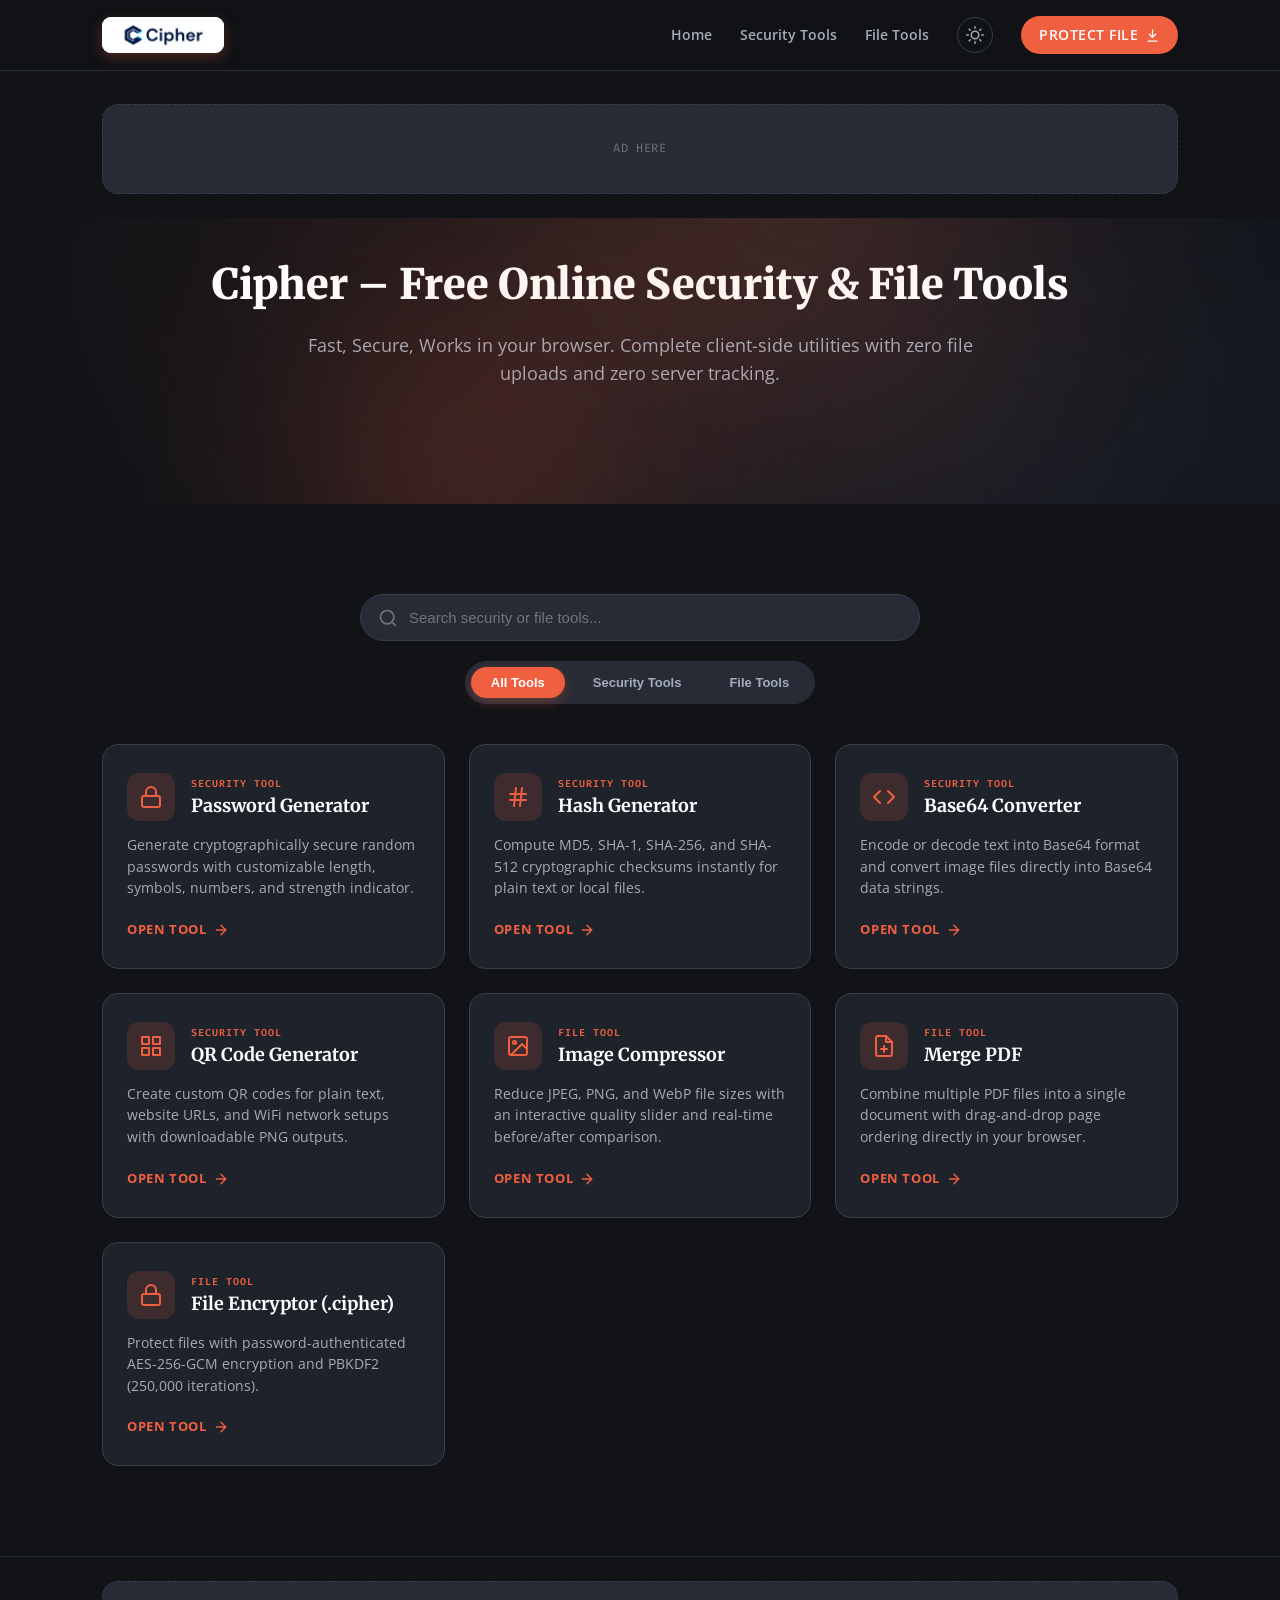
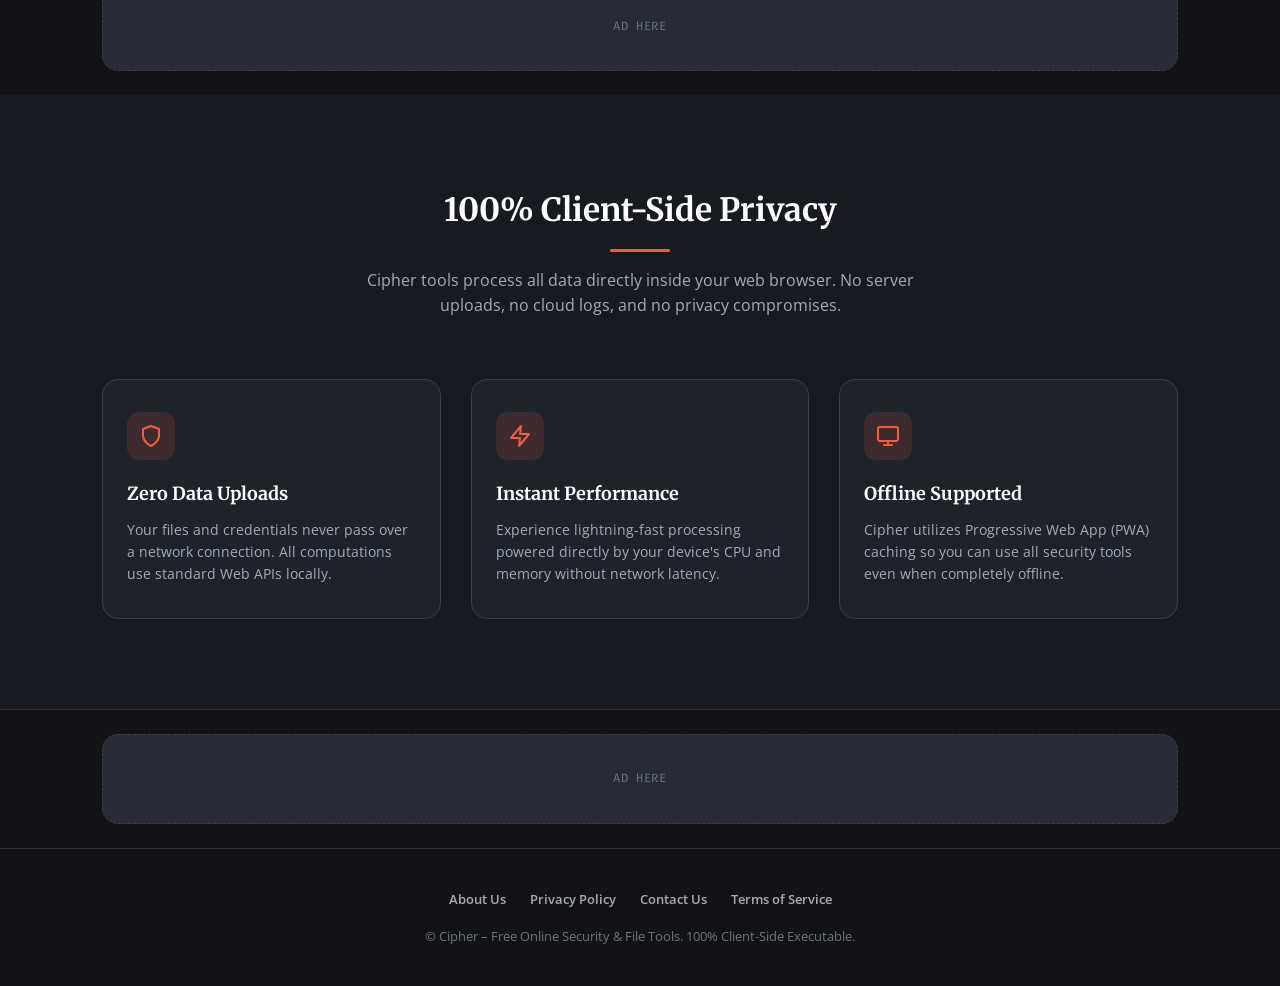
<file: index.html>
<!DOCTYPE html>
<html lang="en" data-bs-theme="dark">

<head>
  <meta charset="UTF-8">
  <title>Cipher – Free Online Security & File Tools</title>
  <meta name="viewport" content="width=device-width, initial-scale=1, maximum-scale=1, user-scalable=no">
  <meta name="theme-color" content="#111317">
  <meta name="robots" content="index, follow">
  <meta name="description" content="Cipher is a suite of free, fast, 100% client-side online security and file tools. Encrypt files, generate strong passwords, compute hashes, convert Base64, build QR codes, compress images, and merge PDFs directly in your browser.">
  <meta property="og:type" content="website">
  <meta property="og:title" content="Cipher – Free Online Security & File Tools">
  <meta property="og:description" content="Fast, secure, 100% client-side online security & file tools hub. Zero file uploads, zero server tracking.">
  <meta property="og:image" content="images/Cipher.png">
  <meta name="twitter:card" content="summary_large_image">
  <meta name="twitter:title" content="Cipher – Free Online Security & File Tools">
  <meta name="twitter:description" content="Fast, secure, browser-based online tools for security and file manipulation.">
  <link rel="manifest" href="manifest.webmanifest">
  <link rel="icon" type="image/svg+xml" href="images/cipher-favicon.svg">
  <link rel="preconnect" href="https://fonts.googleapis.com">
  <link rel="preconnect" href="https://fonts.gstatic.com" crossorigin>
  <link href="https://fonts.googleapis.com/css2?family=Merriweather:ital,wght@0,300;0,400;0,700;0,900;1,300;1,400&family=Open+Sans:ital,wght@0,300;0,400;0,600;0,700;0,800;1,400&family=Fira+Code:wght@400;500;600&display=swap" rel="stylesheet">
  <link rel="stylesheet" href="css/styles.css">
  <style>
    /* Tools Hub Grid Styles */
    .dashboard-controls {
      display: flex;
      flex-direction: column;
      gap: 20px;
      margin-bottom: 40px;
      align-items: center;
    }

    .search-bar-wrap {
      width: min(100%, 560px);
      position: relative;
    }

    .search-input {
      width: 100%;
      background: var(--surface-2);
      border: 1px solid var(--border);
      color: var(--text);
      font-size: 15px;
      padding: 14px 20px 14px 48px;
      border-radius: var(--radius-pill);
      transition: all 0.2s ease;
    }

    .search-input:focus {
      outline: none;
      border-color: var(--primary);
      background: var(--surface-3);
      box-shadow: 0 0 0 3px var(--primary-dim);
    }

    .search-icon {
      position: absolute;
      left: 18px;
      top: 50%;
      transform: translateY(-50%);
      color: var(--text-3);
      pointer-events: none;
    }

    .category-tabs {
      display: flex;
      gap: 8px;
      background: var(--surface-2);
      padding: 5px;
      border-radius: var(--radius-pill);
      border: 1px solid var(--border-soft);
      flex-wrap: wrap;
      justify-content: center;
    }

    .tab-btn {
      background: transparent;
      border: none;
      color: var(--text-2);
      padding: 8px 20px;
      font-size: 13px;
      font-weight: 700;
      border-radius: var(--radius-pill);
      cursor: pointer;
      transition: all 0.2s ease;
    }

    .tab-btn.active {
      background: var(--primary);
      color: #ffffff;
      box-shadow: 0 4px 12px rgba(240, 95, 64, 0.3);
    }

    .tools-grid {
      display: grid;
      grid-template-columns: repeat(auto-fill, minmax(320px, 1fr));
      gap: 24px;
    }

    .tool-card {
      background: var(--surface);
      border: 1px solid var(--border);
      border-radius: var(--radius-card);
      padding: 28px 24px;
      display: flex;
      flex-direction: column;
      text-decoration: none;
      transition: all 0.25s ease;
      position: relative;
      overflow: hidden;
    }

    .tool-card:hover {
      transform: translateY(-5px);
      border-color: var(--primary-line);
      box-shadow: 0 12px 30px -10px rgba(0, 0, 0, 0.5);
    }

    .tool-card-header {
      display: flex;
      align-items: center;
      gap: 16px;
      margin-bottom: 14px;
    }

    .tool-card-icon {
      width: 48px;
      height: 48px;
      border-radius: 12px;
      background: var(--primary-dim);
      color: var(--primary);
      display: flex;
      align-items: center;
      justify-content: center;
      flex-shrink: 0;
    }

    .tool-card-icon svg {
      width: 24px;
      height: 24px;
    }

    .tool-card-category {
      font-family: var(--font-mono);
      font-size: 10px;
      text-transform: uppercase;
      letter-spacing: 0.1em;
      color: var(--primary);
      margin-bottom: 2px;
      font-weight: 600;
    }

    .tool-card-title {
      font-family: var(--font-serif);
      font-size: 18px;
      font-weight: 700;
      color: #ffffff;
      line-height: 1.3;
    }

    .tool-card-desc {
      font-size: 13.5px;
      color: var(--text-2);
      line-height: 1.6;
      margin-bottom: 20px;
      flex: 1;
    }

    .tool-card-action {
      display: inline-flex;
      align-items: center;
      gap: 6px;
      font-size: 12.5px;
      font-weight: 700;
      color: var(--primary);
      text-transform: uppercase;
      letter-spacing: 0.05em;
    }

    .tool-card:hover .tool-card-action {
      color: var(--primary-hover);
    }

    .tool-card-action svg {
      transition: transform 0.2s ease;
    }

    .tool-card:hover .tool-card-action svg {
      transform: translateX(4px);
    }
  </style>
</head>

<body>

  <!-- Sticky Navigation -->
  <nav class="navbar">
    <div class="container">
      <a href="/" class="nav-brand">
        <span class="nav-brand-media" aria-hidden="true">
          <img src="images/Cipher.png" alt="Cipher Logo">
        </span>
      </a>
      <button class="menu-toggle" id="menuToggle" type="button" aria-label="Toggle navigation" aria-expanded="false" aria-controls="navLinks">
        <span class="menu-toggle-label">Menu</span>
        <svg viewBox="0 0 24 24" aria-hidden="true" fill="none" stroke="currentColor" stroke-width="2" stroke-linecap="round">
          <path d="M4 7h16M4 12h16M4 17h16" />
        </svg>
      </button>
      <ul class="nav-links" id="navLinks">
        <li><a href="/">Home</a></li>
        <li><a href="#security-tools">Security Tools</a></li>
        <li><a href="#file-tools">File Tools</a></li>
        <li><button class="theme-toggle-btn" title="Toggle Theme" type="button"></button></li>
        <li>
          <a href="/tools/encrypt/" class="btn-nav">
            Protect File
            <svg class="protect-icon" viewBox="0 0 24 24" aria-hidden="true" fill="none" stroke="currentColor" stroke-width="2" stroke-linecap="round" stroke-linejoin="round">
              <path d="M12 3v12" /><path d="m7 10 5 5 5-5" /><path d="M5 21h14" />
            </svg>
          </a>
        </li>
      </ul>
    </div>
  </nav>

  <!-- Top Ad Slot Placeholder -->
  <div class="container" style="margin-top: 80px;">
    <div class="ad-slot">Ad Here</div>
  </div>

  <!-- Hero Section -->
  <header class="masthead" style="padding-top: 40px;">
    <div class="container">
      <h1 class="masthead-title">Cipher – Free Online Security & File Tools</h1>
      <p class="masthead-subtitle">Fast, Secure, Works in your browser. Complete client-side utilities with zero file uploads and zero server tracking.</p>
    </div>
  </header>

  <!-- Dashboard Section -->
  <section class="section" id="tools-dashboard">
    <div class="container">

      <!-- Search & Filters -->
      <div class="dashboard-controls">
        <div class="search-bar-wrap">
          <svg class="search-icon" viewBox="0 0 24 24" width="20" height="20" fill="none" stroke="currentColor" stroke-width="2" stroke-linecap="round" stroke-linejoin="round">
            <circle cx="11" cy="11" r="8"></circle>
            <line x1="21" y1="21" x2="16.65" y2="16.65"></line>
          </svg>
          <input type="text" id="toolSearch" class="search-input" placeholder="Search security or file tools...">
        </div>

        <div class="category-tabs" id="categoryTabs">
          <button class="tab-btn active" data-category="all">All Tools</button>
          <button class="tab-btn" data-category="security">Security Tools</button>
          <button class="tab-btn" data-category="file">File Tools</button>
        </div>
      </div>

      <!-- Tools Grid -->
      <div class="tools-grid" id="toolsGrid">

        <!-- SECURITY TOOLS -->
        <!-- 1. Password Generator -->
        <a href="/tools/password-generator/" class="tool-card" data-category="security" data-name="password generator random custom strength">
          <div class="tool-card-header">
            <div class="tool-card-icon">
              <svg viewBox="0 0 24 24" fill="none" stroke="currentColor" stroke-width="2" stroke-linecap="round" stroke-linejoin="round">
                <rect x="3" y="11" width="18" height="11" rx="2" ry="2"></rect>
                <path d="M7 11V7a5 5 0 0 1 10 0v4"></path>
              </svg>
            </div>
            <div>
              <div class="tool-card-category">Security Tool</div>
              <h2 class="tool-card-title">Password Generator</h2>
            </div>
          </div>
          <p class="tool-card-desc">Generate cryptographically secure random passwords with customizable length, symbols, numbers, and strength indicator.</p>
          <div class="tool-card-action">
            Open Tool
            <svg width="16" height="16" viewBox="0 0 24 24" fill="none" stroke="currentColor" stroke-width="2.2" stroke-linecap="round" stroke-linejoin="round">
              <line x1="5" y1="12" x2="19" y2="12"></line>
              <polyline points="12 5 19 12 12 19"></polyline>
            </svg>
          </div>
        </a>

        <!-- 2. Hash Generator -->
        <a href="/tools/hash-generator/" class="tool-card" data-category="security" data-name="hash generator md5 sha1 sha256 sha512 checksum checksums">
          <div class="tool-card-header">
            <div class="tool-card-icon">
              <svg viewBox="0 0 24 24" fill="none" stroke="currentColor" stroke-width="2" stroke-linecap="round" stroke-linejoin="round">
                <line x1="4" y1="9" x2="20" y2="9"></line>
                <line x1="4" y1="15" x2="20" y2="15"></line>
                <line x1="10" y1="3" x2="8" y2="21"></line>
                <line x1="16" y1="3" x2="14" y2="21"></line>
              </svg>
            </div>
            <div>
              <div class="tool-card-category">Security Tool</div>
              <h2 class="tool-card-title">Hash Generator</h2>
            </div>
          </div>
          <p class="tool-card-desc">Compute MD5, SHA-1, SHA-256, and SHA-512 cryptographic checksums instantly for plain text or local files.</p>
          <div class="tool-card-action">
            Open Tool
            <svg width="16" height="16" viewBox="0 0 24 24" fill="none" stroke="currentColor" stroke-width="2.2" stroke-linecap="round" stroke-linejoin="round">
              <line x1="5" y1="12" x2="19" y2="12"></line>
              <polyline points="12 5 19 12 12 19"></polyline>
            </svg>
          </div>
        </a>

        <!-- 3. Base64 Encoder/Decoder -->
        <a href="/tools/base64/" class="tool-card" data-category="security" data-name="base64 encoder decoder text image base64 convert">
          <div class="tool-card-header">
            <div class="tool-card-icon">
              <svg viewBox="0 0 24 24" fill="none" stroke="currentColor" stroke-width="2" stroke-linecap="round" stroke-linejoin="round">
                <polyline points="16 18 22 12 16 6"></polyline>
                <polyline points="8 6 2 12 8 18"></polyline>
              </svg>
            </div>
            <div>
              <div class="tool-card-category">Security Tool</div>
              <h2 class="tool-card-title">Base64 Converter</h2>
            </div>
          </div>
          <p class="tool-card-desc">Encode or decode text into Base64 format and convert image files directly into Base64 data strings.</p>
          <div class="tool-card-action">
            Open Tool
            <svg width="16" height="16" viewBox="0 0 24 24" fill="none" stroke="currentColor" stroke-width="2.2" stroke-linecap="round" stroke-linejoin="round">
              <line x1="5" y1="12" x2="19" y2="12"></line>
              <polyline points="12 5 19 12 12 19"></polyline>
            </svg>
          </div>
        </a>

        <!-- 4. QR Code Generator -->
        <a href="/tools/qr-generator/" class="tool-card" data-category="security" data-name="qr code generator qr builder wifi text url link png">
          <div class="tool-card-header">
            <div class="tool-card-icon">
              <svg viewBox="0 0 24 24" fill="none" stroke="currentColor" stroke-width="2" stroke-linecap="round" stroke-linejoin="round">
                <rect x="3" y="3" width="7" height="7"></rect>
                <rect x="14" y="3" width="7" height="7"></rect>
                <rect x="14" y="14" width="7" height="7"></rect>
                <rect x="3" y="14" width="7" height="7"></rect>
              </svg>
            </div>
            <div>
              <div class="tool-card-category">Security Tool</div>
              <h2 class="tool-card-title">QR Code Generator</h2>
            </div>
          </div>
          <p class="tool-card-desc">Create custom QR codes for plain text, website URLs, and WiFi network setups with downloadable PNG outputs.</p>
          <div class="tool-card-action">
            Open Tool
            <svg width="16" height="16" viewBox="0 0 24 24" fill="none" stroke="currentColor" stroke-width="2.2" stroke-linecap="round" stroke-linejoin="round">
              <line x1="5" y1="12" x2="19" y2="12"></line>
              <polyline points="12 5 19 12 12 19"></polyline>
            </svg>
          </div>
        </a>

        <!-- FILE TOOLS -->
        <!-- 5. Image Compressor -->
        <a href="/tools/image-compressor/" class="tool-card" data-category="file" data-name="image compressor photo resize shrink png jpg webp">
          <div class="tool-card-header">
            <div class="tool-card-icon">
              <svg viewBox="0 0 24 24" fill="none" stroke="currentColor" stroke-width="2" stroke-linecap="round" stroke-linejoin="round">
                <rect x="3" y="3" width="18" height="18" rx="2" ry="2"></rect>
                <circle cx="8.5" cy="8.5" r="1.5"></circle>
                <polyline points="21 15 16 10 5 21"></polyline>
              </svg>
            </div>
            <div>
              <div class="tool-card-category">File Tool</div>
              <h2 class="tool-card-title">Image Compressor</h2>
            </div>
          </div>
          <p class="tool-card-desc">Reduce JPEG, PNG, and WebP file sizes with an interactive quality slider and real-time before/after comparison.</p>
          <div class="tool-card-action">
            Open Tool
            <svg width="16" height="16" viewBox="0 0 24 24" fill="none" stroke="currentColor" stroke-width="2.2" stroke-linecap="round" stroke-linejoin="round">
              <line x1="5" y1="12" x2="19" y2="12"></line>
              <polyline points="12 5 19 12 12 19"></polyline>
            </svg>
          </div>
        </a>

        <!-- 6. Merge PDF -->
        <a href="/tools/merge-pdf/" class="tool-card" data-category="file" data-name="merge pdf combine pdf join pdf files document">
          <div class="tool-card-header">
            <div class="tool-card-icon">
              <svg viewBox="0 0 24 24" fill="none" stroke="currentColor" stroke-width="2" stroke-linecap="round" stroke-linejoin="round">
                <path d="M14 2H6a2 2 0 0 0-2 2v16a2 2 0 0 0 2 2h12a2 2 0 0 0 2-2V8z"></path>
                <polyline points="14 2 14 8 20 8"></polyline>
                <line x1="12" y1="18" x2="12" y2="12"></line>
                <line x1="9" y1="15" x2="15" y2="15"></line>
              </svg>
            </div>
            <div>
              <div class="tool-card-category">File Tool</div>
              <h2 class="tool-card-title">Merge PDF</h2>
            </div>
          </div>
          <p class="tool-card-desc">Combine multiple PDF files into a single document with drag-and-drop page ordering directly in your browser.</p>
          <div class="tool-card-action">
            Open Tool
            <svg width="16" height="16" viewBox="0 0 24 24" fill="none" stroke="currentColor" stroke-width="2.2" stroke-linecap="round" stroke-linejoin="round">
              <line x1="5" y1="12" x2="19" y2="12"></line>
              <polyline points="12 5 19 12 12 19"></polyline>
            </svg>
          </div>
        </a>

        <!-- 7. AES-256 File Encryptor -->
        <a href="/tools/encrypt/" class="tool-card" data-category="file" data-name="encrypt decrypt file cipher aes256 aes gcm pbkdf2 password protect">
          <div class="tool-card-header">
            <div class="tool-card-icon">
              <svg viewBox="0 0 24 24" fill="none" stroke="currentColor" stroke-width="2" stroke-linecap="round" stroke-linejoin="round">
                <rect x="3" y="11" width="18" height="11" rx="2" ry="2"></rect>
                <path d="M7 11V7a5 5 0 0 1 10 0v4"></path>
              </svg>
            </div>
            <div>
              <div class="tool-card-category">File Tool</div>
              <h2 class="tool-card-title">File Encryptor (.cipher)</h2>
            </div>
          </div>
          <p class="tool-card-desc">Protect files with password-authenticated AES-256-GCM encryption and PBKDF2 (250,000 iterations).</p>
          <div class="tool-card-action">
            Open Tool
            <svg width="16" height="16" viewBox="0 0 24 24" fill="none" stroke="currentColor" stroke-width="2.2" stroke-linecap="round" stroke-linejoin="round">
              <line x1="5" y1="12" x2="19" y2="12"></line>
              <polyline points="12 5 19 12 12 19"></polyline>
            </svg>
          </div>
        </a>

      </div>
    </div>
  </section>

  <!-- Middle Ad Slot Placeholder -->
  <div class="container">
    <div class="ad-slot">Ad Here</div>
  </div>

  <!-- Why Choose Cipher Section -->
  <section class="section section-alt">
    <div class="container">
      <div class="section-header">
        <h2 class="section-title">100% Client-Side Privacy</h2>
        <div class="section-divider"></div>
        <p class="section-sub">Cipher tools process all data directly inside your web browser. No server uploads, no cloud logs, and no privacy compromises.</p>
      </div>

      <div class="grid-3">
        <div class="feature-card">
          <div class="feature-icon">
            <svg viewBox="0 0 24 24" fill="none" stroke="currentColor" stroke-width="2" stroke-linecap="round" stroke-linejoin="round">
              <path d="M12 22s8-4 8-10V5l-8-3-8 3v7c0 6 8 10 8 10z" />
            </svg>
          </div>
          <h3 class="feature-title">Zero Data Uploads</h3>
          <p class="feature-desc">Your files and credentials never pass over a network connection. All computations use standard Web APIs locally.</p>
        </div>

        <div class="feature-card">
          <div class="feature-icon">
            <svg viewBox="0 0 24 24" fill="none" stroke="currentColor" stroke-width="2" stroke-linecap="round" stroke-linejoin="round">
              <polygon points="13 2 3 14 12 14 11 22 21 10 12 10 13 2"></polygon>
            </svg>
          </div>
          <h3 class="feature-title">Instant Performance</h3>
          <p class="feature-desc">Experience lightning-fast processing powered directly by your device's CPU and memory without network latency.</p>
        </div>

        <div class="feature-card">
          <div class="feature-icon">
            <svg viewBox="0 0 24 24" fill="none" stroke="currentColor" stroke-width="2" stroke-linecap="round" stroke-linejoin="round">
              <rect x="2" y="3" width="20" height="14" rx="2" ry="2" />
              <line x1="8" y1="21" x2="16" y2="21" />
              <line x1="12" y1="17" x2="12" y2="21" />
            </svg>
          </div>
          <h3 class="feature-title">Offline Supported</h3>
          <p class="feature-desc">Cipher utilizes Progressive Web App (PWA) caching so you can use all security tools even when completely offline.</p>
        </div>
      </div>
    </div>
  </section>

  <!-- Bottom Ad Slot Placeholder -->
  <div class="container">
    <div class="ad-slot">Ad Here</div>
  </div>

  <!-- Footer -->
  <footer>
    <div class="container" style="display: flex; flex-direction: column; align-items: center; gap: 16px;">
      <div style="display: flex; gap: 24px; flex-wrap: wrap; justify-content: center; font-weight: 600;">
        <a href="/about/" style="color: var(--text-2);">About Us</a>
        <a href="/privacy/" style="color: var(--text-2);">Privacy Policy</a>
        <a href="/contact/" style="color: var(--text-2);">Contact Us</a>
        <a href="/terms/" style="color: var(--text-2);">Terms of Service</a>
      </div>
      <p>&copy; Cipher – Free Online Security & File Tools. 100% Client-Side Executable.</p>
    </div>
  </footer>

  <script src="js/common.js"></script>
  <script>
    // Search & Filter JavaScript
    document.addEventListener('DOMContentLoaded', () => {
      const toolSearch = document.getElementById('toolSearch');
      const categoryTabs = document.getElementById('categoryTabs');
      const toolCards = document.querySelectorAll('.tool-card');

      let currentCategory = 'all';

      function filterTools() {
        const query = toolSearch.value.toLowerCase().trim();

        toolCards.forEach(card => {
          const category = card.dataset.category;
          const searchKeywords = card.dataset.name.toLowerCase();

          const matchesCategory = (currentCategory === 'all' || category === currentCategory);
          const matchesSearch = (!query || searchKeywords.includes(query));

          if (matchesCategory && matchesSearch) {
            card.style.display = 'flex';
          } else {
            card.style.display = 'none';
          }
        });
      }

      toolSearch.addEventListener('input', filterTools);

      categoryTabs.querySelectorAll('.tab-btn').forEach(btn => {
        btn.addEventListener('click', () => {
          categoryTabs.querySelectorAll('.tab-btn').forEach(b => b.classList.remove('active'));
          btn.classList.add('active');
          currentCategory = btn.dataset.category;
          filterTools();
        });
      });
    });
  </script>
</body>

</html>
</file>
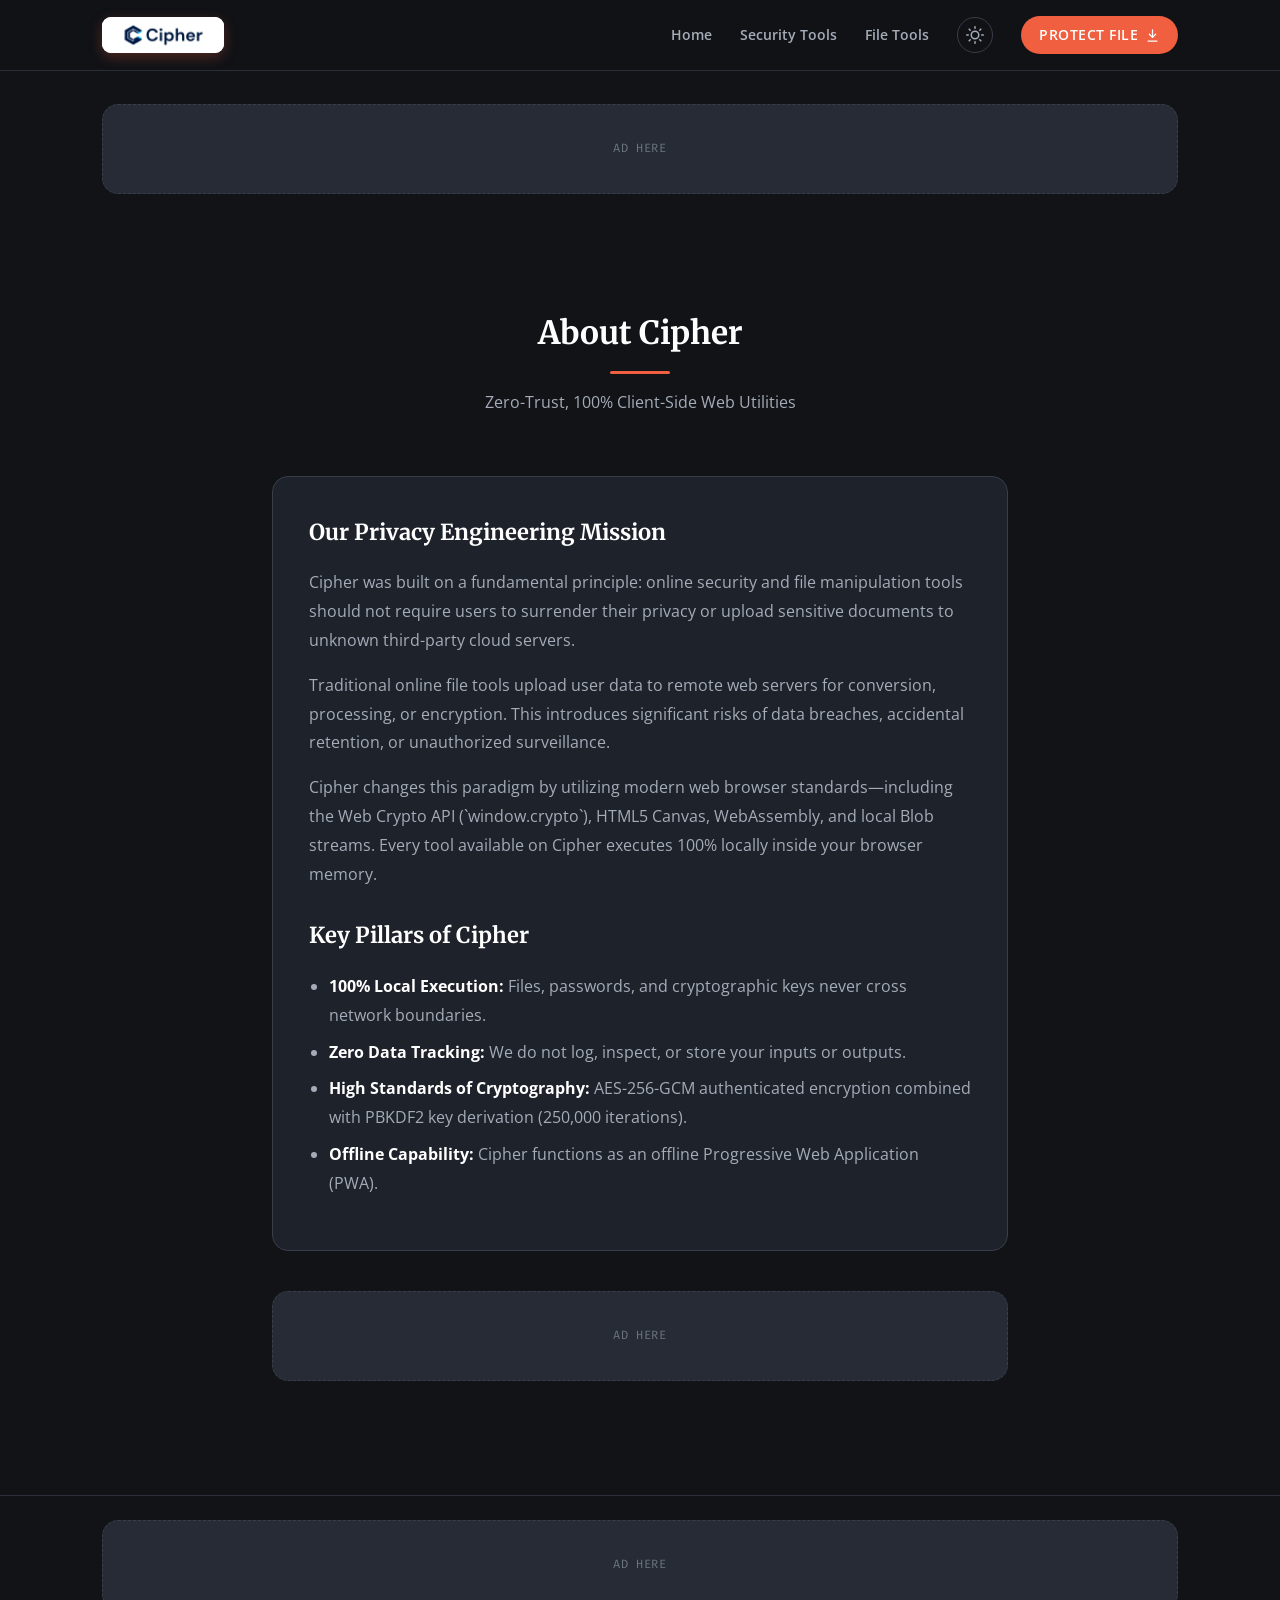
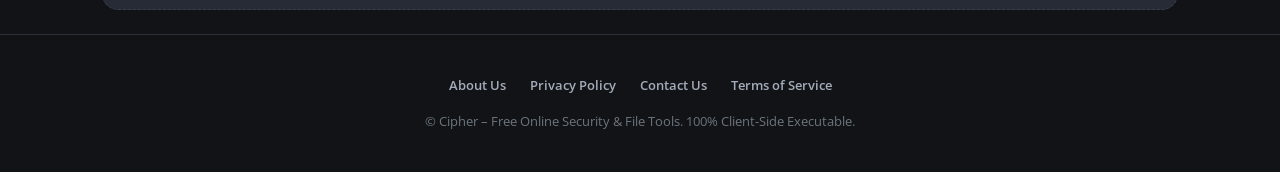
<file: about/index.html>
<!DOCTYPE html>
<html lang="en" data-bs-theme="dark">

<head>
  <meta charset="UTF-8">
  <title>About Us – Cipher Security & File Tools</title>
  <meta name="viewport" content="width=device-width, initial-scale=1, maximum-scale=1, user-scalable=no">
  <meta name="theme-color" content="#111317">
  <meta name="robots" content="index, follow">
  <meta name="description" content="Learn about Cipher's mission to provide free, fast, 100% client-side browser security and file management tools with zero server tracking.">
  <meta property="og:type" content="website">
  <meta property="og:title" content="About Us – Cipher">
  <meta property="og:description" content="Zero-trust client-side security tools hub operating entirely in your browser.">
  <meta property="og:image" content="/images/Cipher.png">
  <link rel="manifest" href="/manifest.webmanifest">
  <link rel="icon" type="image/svg+xml" href="/images/cipher-favicon.svg">
  <link rel="preconnect" href="https://fonts.googleapis.com">
  <link rel="preconnect" href="https://fonts.gstatic.com" crossorigin>
  <link href="https://fonts.googleapis.com/css2?family=Merriweather:ital,wght@0,300;0,400;0,700;0,900;1,300;1,400&family=Open+Sans:ital,wght@0,300;0,400;0,600;0,700;0,800;1,400&family=Fira+Code:wght@400;500;600&display=swap" rel="stylesheet">
  <link rel="stylesheet" href="/css/styles.css">
</head>

<body>

  <!-- Navigation -->
  <nav class="navbar">
    <div class="container">
      <a href="/" class="nav-brand">
        <span class="nav-brand-media" aria-hidden="true">
          <img src="/images/Cipher.png" alt="Cipher Logo">
        </span>
      </a>
      <button class="menu-toggle" id="menuToggle" type="button" aria-label="Toggle navigation" aria-expanded="false" aria-controls="navLinks">
        <span class="menu-toggle-label">Menu</span>
        <svg viewBox="0 0 24 24" aria-hidden="true" fill="none" stroke="currentColor" stroke-width="2" stroke-linecap="round">
          <path d="M4 7h16M4 12h16M4 17h16" />
        </svg>
      </button>
      <ul class="nav-links" id="navLinks">
        <li><a href="/">Home</a></li>
        <li><a href="/#security-tools">Security Tools</a></li>
        <li><a href="/#file-tools">File Tools</a></li>
        <li><button class="theme-toggle-btn" title="Toggle Theme" type="button"></button></li>
        <li>
          <a href="/tools/encrypt/" class="btn-nav">
            Protect File
            <svg class="protect-icon" viewBox="0 0 24 24" aria-hidden="true" fill="none" stroke="currentColor" stroke-width="2" stroke-linecap="round" stroke-linejoin="round">
              <path d="M12 3v12" /><path d="m7 10 5 5 5-5" /><path d="M5 21h14" />
            </svg>
          </a>
        </li>
      </ul>
    </div>
  </nav>

  <!-- Top Ad Slot Placeholder -->
  <div class="container" style="margin-top: 80px;">
    <div class="ad-slot">Ad Here</div>
  </div>

  <main class="section">
    <div class="container" style="max-width: 800px;">
      <div class="section-header">
        <h1 class="section-title">About Cipher</h1>
        <div class="section-divider"></div>
        <p class="section-sub">Zero-Trust, 100% Client-Side Web Utilities</p>
      </div>

      <div class="feature-card" style="padding: 36px; line-height: 1.8; color: var(--text-2);">
        <h2 style="color: #fff; font-family: var(--font-serif); font-size: 22px; margin-bottom: 16px;">Our Privacy Engineering Mission</h2>
        <p style="margin-bottom: 16px;">
          Cipher was built on a fundamental principle: online security and file manipulation tools should not require users to surrender their privacy or upload sensitive documents to unknown third-party cloud servers.
        </p>
        <p style="margin-bottom: 16px;">
          Traditional online file tools upload user data to remote web servers for conversion, processing, or encryption. This introduces significant risks of data breaches, accidental retention, or unauthorized surveillance.
        </p>
        <p style="margin-bottom: 16px;">
          Cipher changes this paradigm by utilizing modern web browser standards—including the Web Crypto API (`window.crypto`), HTML5 Canvas, WebAssembly, and local Blob streams. Every tool available on Cipher executes 100% locally inside your browser memory.
        </p>

        <h2 style="color: #fff; font-family: var(--font-serif); font-size: 22px; margin-top: 28px; margin-bottom: 16px;">Key Pillars of Cipher</h2>
        <ul style="margin-left: 20px; margin-bottom: 16px;">
          <li style="margin-bottom: 8px;"><strong style="color: #fff;">100% Local Execution:</strong> Files, passwords, and cryptographic keys never cross network boundaries.</li>
          <li style="margin-bottom: 8px;"><strong style="color: #fff;">Zero Data Tracking:</strong> We do not log, inspect, or store your inputs or outputs.</li>
          <li style="margin-bottom: 8px;"><strong style="color: #fff;">High Standards of Cryptography:</strong> AES-256-GCM authenticated encryption combined with PBKDF2 key derivation (250,000 iterations).</li>
          <li style="margin-bottom: 8px;"><strong style="color: #fff;">Offline Capability:</strong> Cipher functions as an offline Progressive Web Application (PWA).</li>
        </ul>
      </div>

      <!-- Content Ad Slot Placeholder -->
      <div class="ad-slot" style="margin-top: 40px;">Ad Here</div>
    </div>
  </main>

  <!-- Footer Ad Slot Placeholder -->
  <div class="container">
    <div class="ad-slot">Ad Here</div>
  </div>

  <!-- Footer -->
  <footer>
    <div class="container" style="display: flex; flex-direction: column; align-items: center; gap: 16px;">
      <div style="display: flex; gap: 24px; flex-wrap: wrap; justify-content: center; font-weight: 600;">
        <a href="/about/" style="color: var(--text-2);">About Us</a>
        <a href="/privacy/" style="color: var(--text-2);">Privacy Policy</a>
        <a href="/contact/" style="color: var(--text-2);">Contact Us</a>
        <a href="/terms/" style="color: var(--text-2);">Terms of Service</a>
      </div>
      <p>&copy; Cipher – Free Online Security & File Tools. 100% Client-Side Executable.</p>
    </div>
  </footer>

  <script src="/js/common.js"></script>
</body>

</html>
</file>
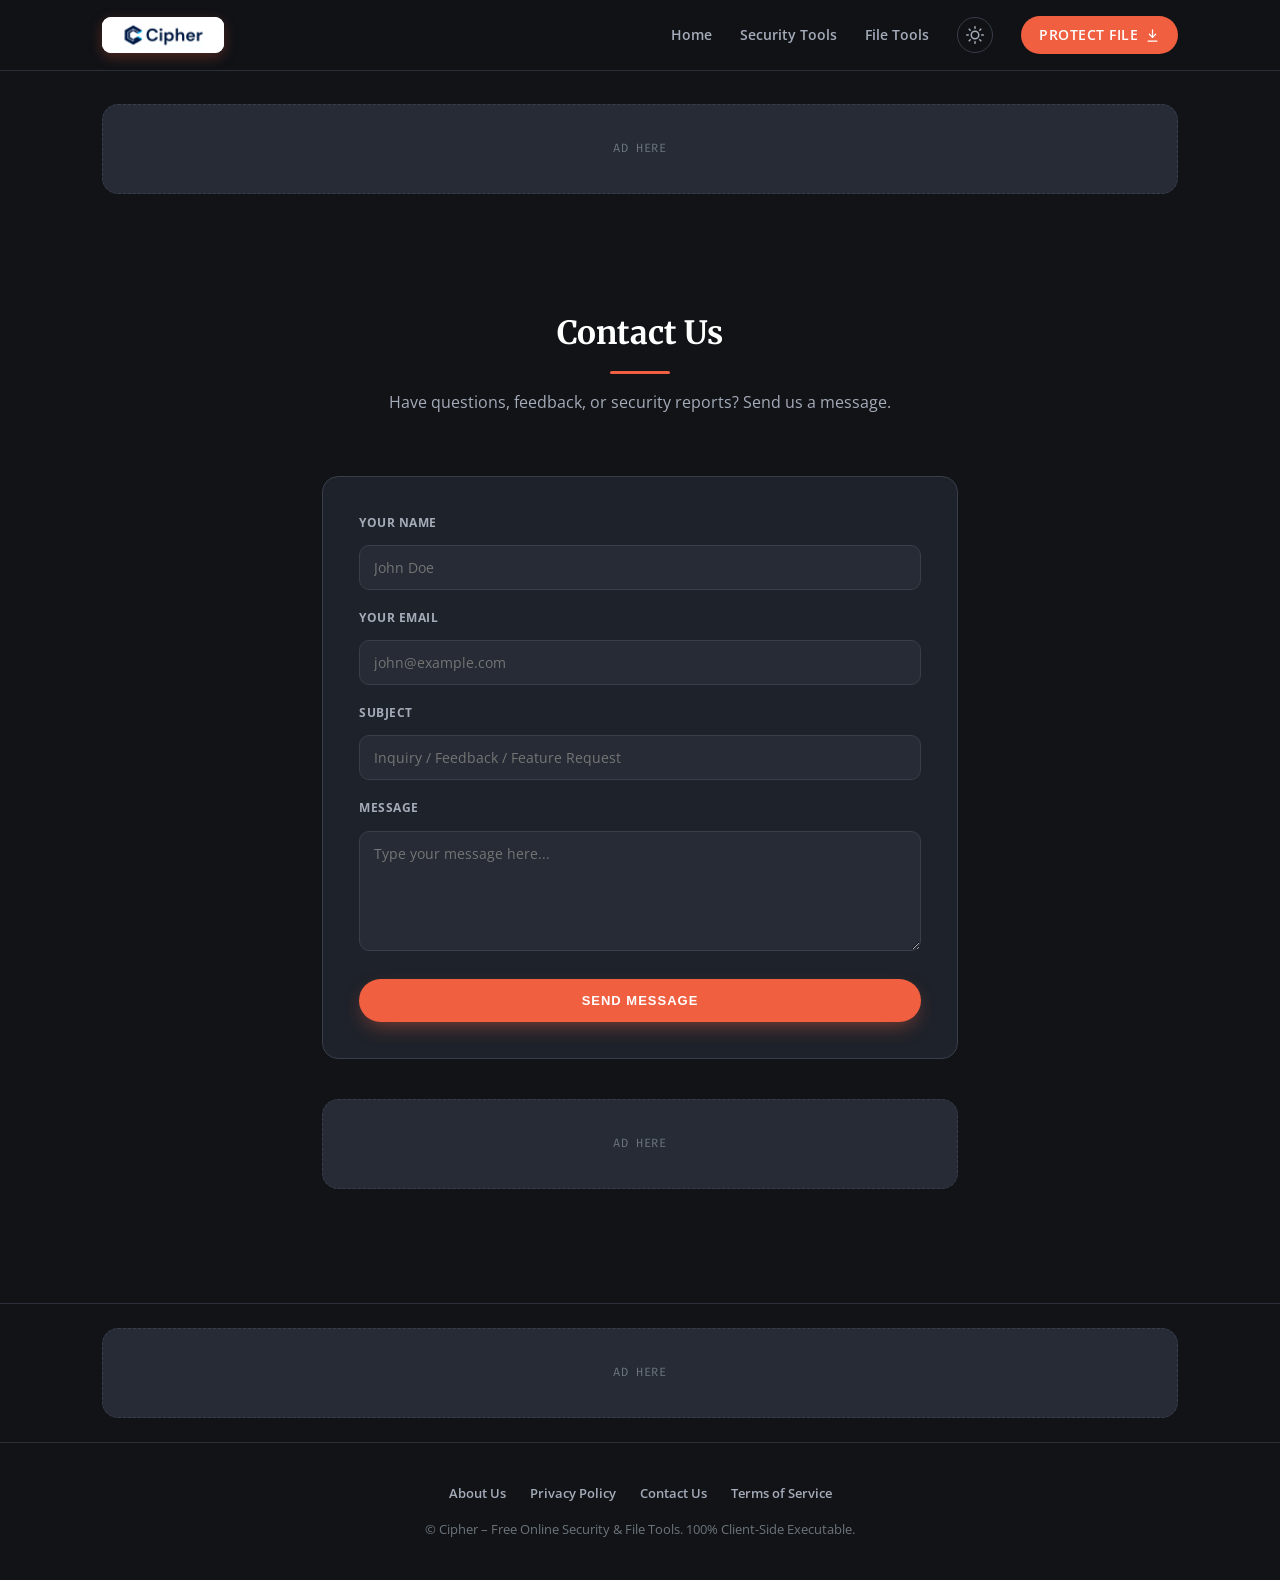
<file: contact/index.html>
<!DOCTYPE html>
<html lang="en" data-bs-theme="dark">

<head>
  <meta charset="UTF-8">
  <title>Contact Us – Cipher Security & File Tools</title>
  <meta name="viewport" content="width=device-width, initial-scale=1, maximum-scale=1, user-scalable=no">
  <meta name="theme-color" content="#111317">
  <meta name="robots" content="index, follow">
  <meta name="description" content="Get in touch with the Cipher engineering team for inquiries, security feedback, and feature requests.">
  <meta property="og:type" content="website">
  <meta property="og:title" content="Contact Us – Cipher">
  <meta property="og:description" content="Contact Cipher for inquiries and support.">
  <meta property="og:image" content="/images/Cipher.png">
  <link rel="manifest" href="/manifest.webmanifest">
  <link rel="icon" type="image/svg+xml" href="/images/cipher-favicon.svg">
  <link rel="preconnect" href="https://fonts.googleapis.com">
  <link rel="preconnect" href="https://fonts.gstatic.com" crossorigin>
  <link href="https://fonts.googleapis.com/css2?family=Merriweather:ital,wght@0,300;0,400;0,700;0,900;1,300;1,400&family=Open+Sans:ital,wght@0,300;0,400;0,600;0,700;0,800;1,400&family=Fira+Code:wght@400;500;600&display=swap" rel="stylesheet">
  <link rel="stylesheet" href="/css/styles.css">
  <style>
    .contact-form {
      display: flex;
      flex-direction: column;
      gap: 18px;
    }

    .form-group {
      display: flex;
      flex-direction: column;
      gap: 6px;
    }

    .form-control {
      width: 100%;
      background: var(--surface-2);
      border: 1px solid var(--border);
      color: var(--text);
      font-family: var(--font-sans);
      padding: 12px 14px;
      font-size: 14px;
      border-radius: var(--radius-control);
    }

    .form-control:focus {
      outline: none;
      border-color: var(--primary);
      background: var(--surface-3);
    }
  </style>
</head>

<body>

  <!-- Navigation -->
  <nav class="navbar">
    <div class="container">
      <a href="/" class="nav-brand">
        <span class="nav-brand-media" aria-hidden="true">
          <img src="/images/Cipher.png" alt="Cipher Logo">
        </span>
      </a>
      <button class="menu-toggle" id="menuToggle" type="button" aria-label="Toggle navigation" aria-expanded="false" aria-controls="navLinks">
        <span class="menu-toggle-label">Menu</span>
        <svg viewBox="0 0 24 24" aria-hidden="true" fill="none" stroke="currentColor" stroke-width="2" stroke-linecap="round">
          <path d="M4 7h16M4 12h16M4 17h16" />
        </svg>
      </button>
      <ul class="nav-links" id="navLinks">
        <li><a href="/">Home</a></li>
        <li><a href="/#security-tools">Security Tools</a></li>
        <li><a href="/#file-tools">File Tools</a></li>
        <li><button class="theme-toggle-btn" title="Toggle Theme" type="button"></button></li>
        <li>
          <a href="/tools/encrypt/" class="btn-nav">
            Protect File
            <svg class="protect-icon" viewBox="0 0 24 24" aria-hidden="true" fill="none" stroke="currentColor" stroke-width="2" stroke-linecap="round" stroke-linejoin="round">
              <path d="M12 3v12" /><path d="m7 10 5 5 5-5" /><path d="M5 21h14" />
            </svg>
          </a>
        </li>
      </ul>
    </div>
  </nav>

  <!-- Top Ad Slot Placeholder -->
  <div class="container" style="margin-top: 80px;">
    <div class="ad-slot">Ad Here</div>
  </div>

  <main class="section">
    <div class="container" style="max-width: 700px;">
      <div class="section-header">
        <h1 class="section-title">Contact Us</h1>
        <div class="section-divider"></div>
        <p class="section-sub">Have questions, feedback, or security reports? Send us a message.</p>
      </div>

      <div class="feature-card" style="padding: 36px;">
        <form class="contact-form" id="contactForm">
          <div class="form-group">
            <label class="field-label">Your Name</label>
            <input type="text" class="form-control" id="contactName" placeholder="John Doe" required>
          </div>

          <div class="form-group">
            <label class="field-label">Your Email</label>
            <input type="email" class="form-control" id="contactEmail" placeholder="john@example.com" required>
          </div>

          <div class="form-group">
            <label class="field-label">Subject</label>
            <input type="text" class="form-control" id="contactSubject" placeholder="Inquiry / Feedback / Feature Request" required>
          </div>

          <div class="form-group">
            <label class="field-label">Message</label>
            <textarea class="form-control" id="contactMessage" style="height: 120px;" placeholder="Type your message here..." required></textarea>
          </div>

          <button class="btn-primary" type="submit" id="btnSubmitContact">Send Message</button>
        </form>
        <div id="contactStatus" style="display: none; margin-top: 16px; color: var(--success); font-weight: 600; text-align: center;">
          Thank you! Your message has been prepared locally.
        </div>
      </div>

      <!-- Content Ad Slot Placeholder -->
      <div class="ad-slot" style="margin-top: 40px;">Ad Here</div>
    </div>
  </main>

  <!-- Footer Ad Slot Placeholder -->
  <div class="container">
    <div class="ad-slot">Ad Here</div>
  </div>

  <!-- Footer -->
  <footer>
    <div class="container" style="display: flex; flex-direction: column; align-items: center; gap: 16px;">
      <div style="display: flex; gap: 24px; flex-wrap: wrap; justify-content: center; font-weight: 600;">
        <a href="/about/" style="color: var(--text-2);">About Us</a>
        <a href="/privacy/" style="color: var(--text-2);">Privacy Policy</a>
        <a href="/contact/" style="color: var(--text-2);">Contact Us</a>
        <a href="/terms/" style="color: var(--text-2);">Terms of Service</a>
      </div>
      <p>&copy; Cipher – Free Online Security & File Tools. 100% Client-Side Executable.</p>
    </div>
  </footer>

  <script src="/js/common.js"></script>
  <script>
    document.addEventListener('DOMContentLoaded', () => {
      const contactForm = document.getElementById('contactForm');
      const contactStatus = document.getElementById('contactStatus');

      contactForm.addEventListener('submit', (e) => {
        e.preventDefault();
        contactStatus.style.display = 'block';
        contactForm.reset();
        setTimeout(() => contactStatus.style.display = 'none', 4000);
      });
    });
  </script>
</body>

</html>
</file>
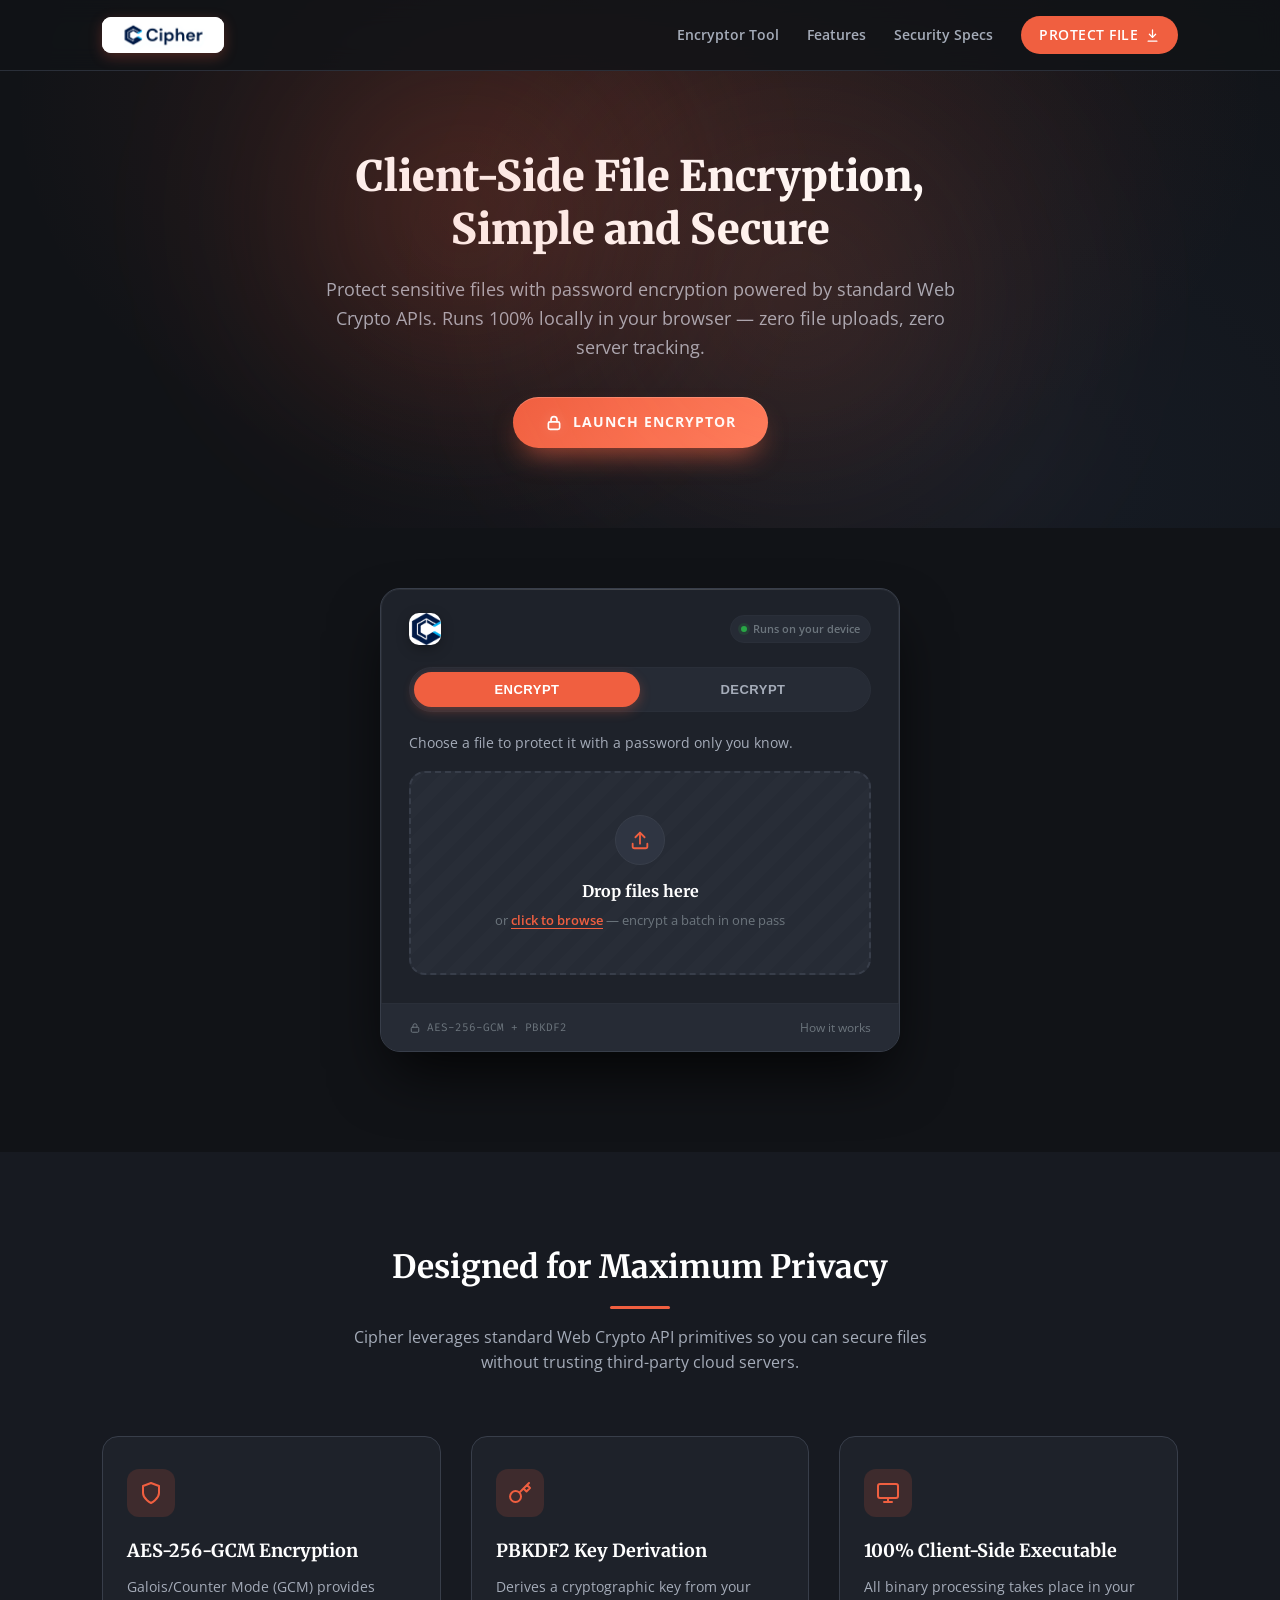
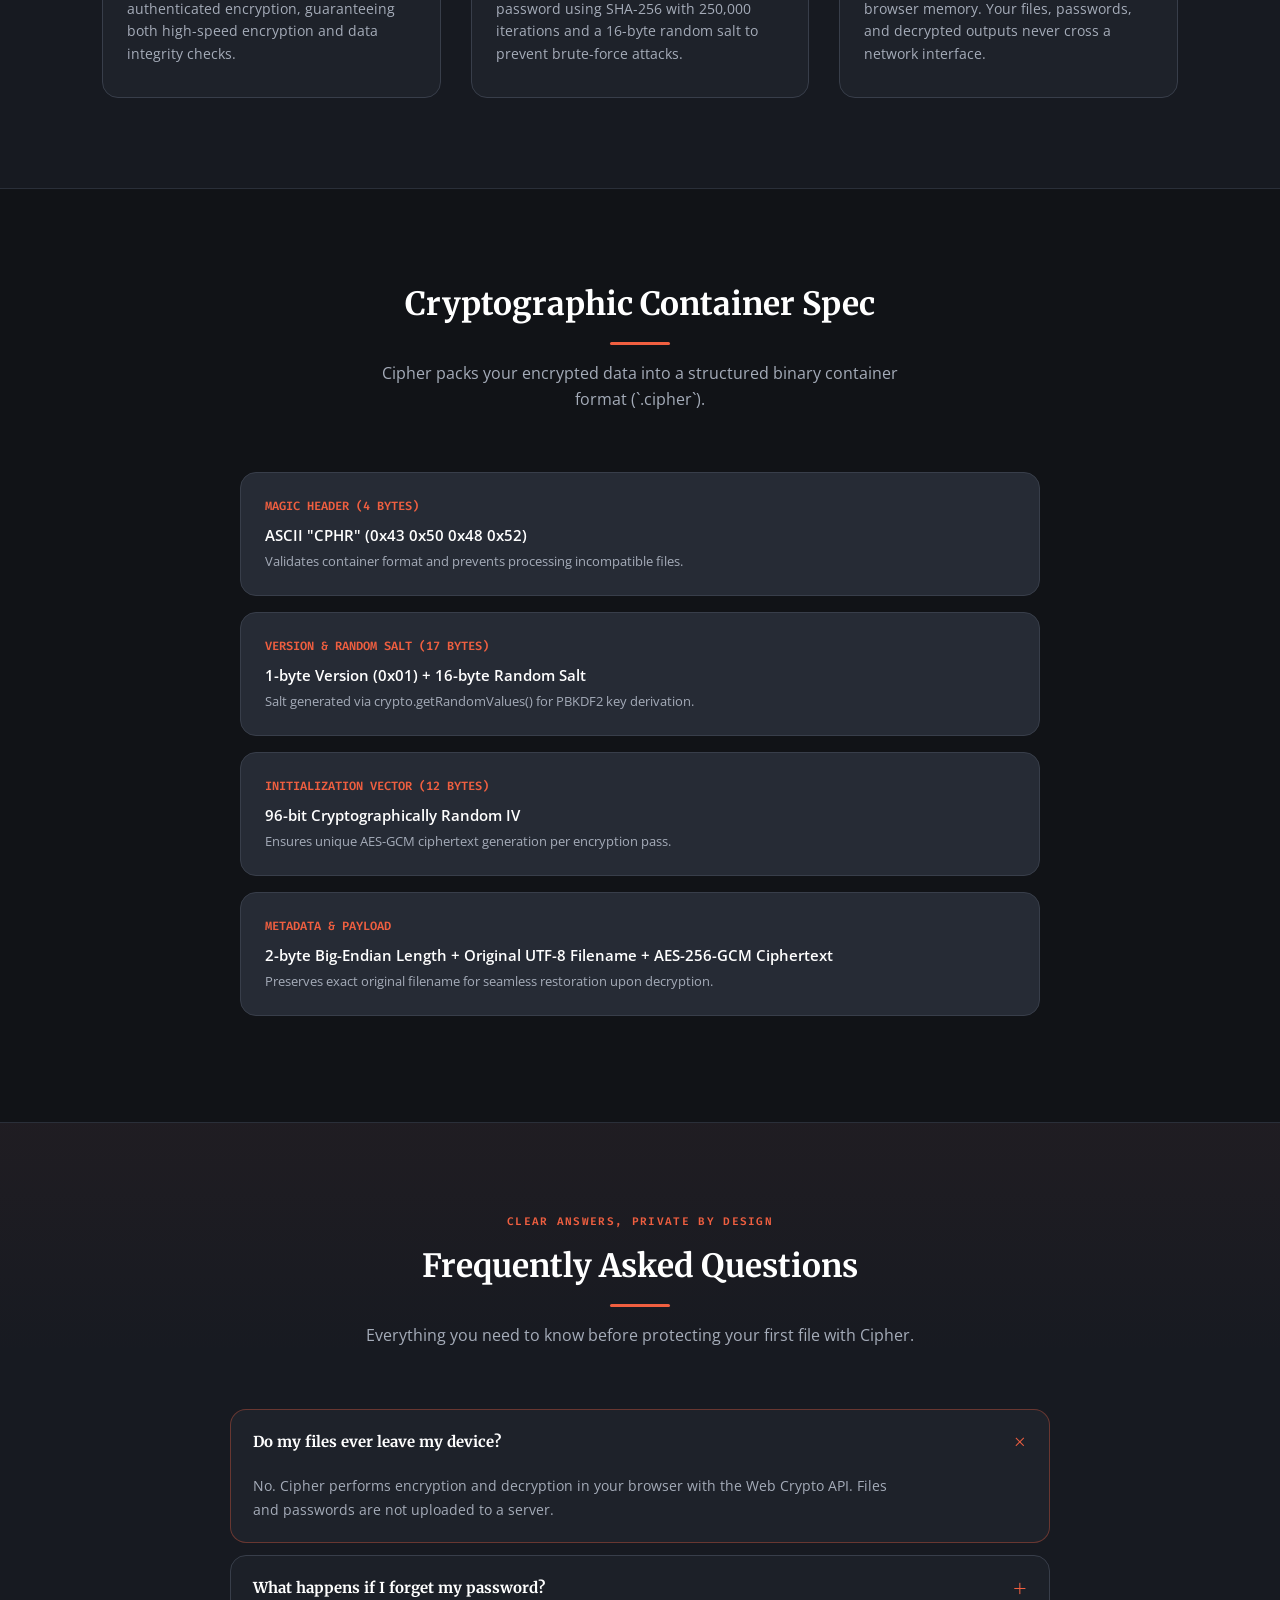
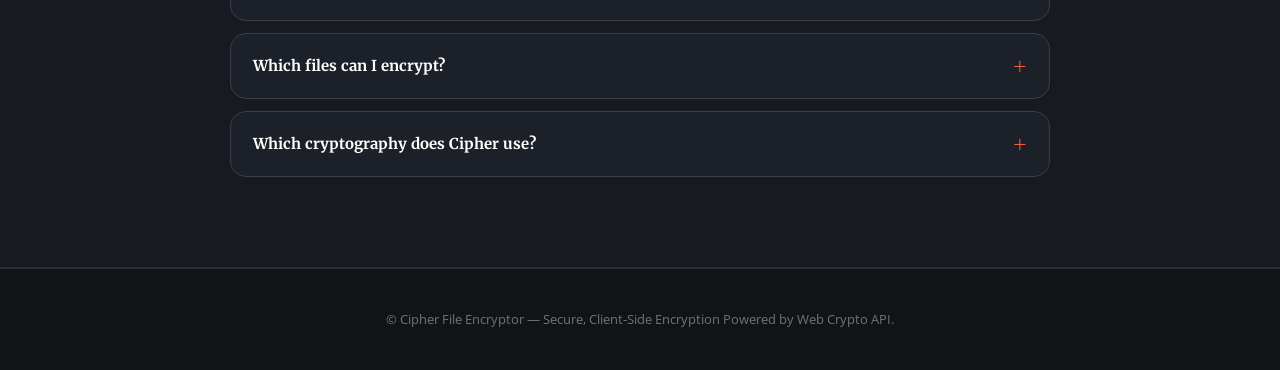
<file: Enc/index.html>
<!DOCTYPE html>
<html lang="en" data-bs-theme="dark">

<head>
  <meta charset="UTF-8">
  <title>Cipher - Secure Client-Side File Encryptor</title>
  <meta name="viewport" content="width=device-width, initial-scale=1, maximum-scale=1, user-scalable=no">
  <meta name="theme-color" content="#111317">
  <meta name="robots" content="index, follow">
  <meta name="description" content="Encrypt and decrypt files privately in your browser with secure AES-256-GCM encryption and PBKDF2 password protection. No uploads, no servers, and no tracking.">
  <meta property="og:type" content="website">
  <meta property="og:title" content="Cipher - Secure Client-Side File Encryptor">
  <meta property="og:description" content="Protect sensitive files privately in your browser with AES-256-GCM encryption. No uploads, no servers, and no tracking.">
  <meta property="og:image" content="images/Cipher.png">
  <meta name="twitter:card" content="summary">
  <meta name="twitter:title" content="Cipher - Secure Client-Side File Encryptor">
  <meta name="twitter:description" content="Protect sensitive files privately in your browser with secure client-side encryption.">
  <link rel="manifest" href="manifest.webmanifest">
  <link rel="icon" type="image/svg+xml" href="images/cipher-favicon.svg">
  <link rel="preconnect" href="https://fonts.googleapis.com">
  <link rel="preconnect" href="https://fonts.gstatic.com" crossorigin>
  <link
    href="https://fonts.googleapis.com/css2?family=Merriweather:ital,wght@0,300;0,400;0,700;0,900;1,300;1,400&family=Open+Sans:ital,wght@0,300;0,400;0,600;0,700;0,800;1,400&family=Fira+Code:wght@400;500;600&display=swap"
    rel="stylesheet">
  <link rel="stylesheet" href="css/styles.css">
  <script src="https://challenges.cloudflare.com/turnstile/v0/api.js" async defer></script>
  <script type="application/ld+json">
    {
      "@context": "https://schema.org",
      "@type": "WebApplication",
      "name": "Cipher File Encryptor",
      "applicationCategory": "SecurityApplication",
      "operatingSystem": "Any",
      "description": "A private, client-side file encryption tool using AES-256-GCM and PBKDF2.",
      "browserRequirements": "Requires a modern browser with Web Crypto API support.",
      "featureList": ["Client-side file encryption", "AES-256-GCM", "PBKDF2 password protection", "Offline capable"]
    }
  </script>
</head>

<body>

  <!-- Navigation -->
  <nav class="navbar">
    <div class="container">
      <a href="#" class="nav-brand">
        <span class="nav-brand-media" aria-hidden="true">
          <img src="images/Cipher.png" alt="">
        </span>
      </a>
      <button class="menu-toggle" id="menuToggle" type="button" aria-label="Toggle navigation" aria-expanded="false" aria-controls="navLinks">
        <span class="menu-toggle-label">Menu</span>
        <svg viewBox="0 0 24 24" aria-hidden="true" fill="none" stroke="currentColor" stroke-width="2" stroke-linecap="round">
          <path d="M4 7h16M4 12h16M4 17h16" />
        </svg>
      </button>
      <ul class="nav-links" id="navLinks">
        <li><a href="#encryptor">Encryptor Tool</a></li>
        <li><a href="#features">Features</a></li>
        <li><a href="#security">Security Specs</a></li>
        <li><a href="#encryptor" class="btn-nav">Protect File <svg class="protect-icon" viewBox="0 0 24 24" aria-hidden="true" fill="none" stroke="currentColor" stroke-width="2" stroke-linecap="round" stroke-linejoin="round"><path d="M12 3v12" /><path d="m7 10 5 5 5-5" /><path d="M5 21h14" /></svg></a></li>
      </ul>
    </div>
  </nav>

  <!-- Hero Section -->
  <header class="masthead">
    <div class="container">
      <h1 class="masthead-title">Client-Side File Encryption,<br>Simple and Secure</h1>
      <p class="masthead-subtitle">Protect sensitive files with password encryption powered by standard Web Crypto APIs.
        Runs 100% locally in your browser — zero file uploads, zero server tracking.</p>
      <a href="#encryptor" class="hero-cta">
        <svg viewBox="0 0 24 24" width="18" height="18" fill="none" stroke="currentColor" stroke-width="2.2"
          stroke-linecap="round" stroke-linejoin="round">
          <rect x="4.5" y="10.5" width="15" height="10" rx="2.2" />
          <path d="M8 10.5V7.5a4 4 0 0 1 8 0v3" />
        </svg>
        Launch Encryptor
      </a>
    </div>
  </header>

  <!-- Encryptor App Section -->
  <section id="encryptor" class="tool-section">
    <div class="container">
      <div class="window" id="window">

        <!-- Window Header -->
        <div class="window-header">
          <div class="brand">
            <div class="brand-mark">
              <img src="images/Cipher_C removed.png" alt="Cipher logo">
            </div>
          </div>
          <div class="window-status-actions">
            <div class="local-pill" id="localStatus"><span class="dot"></span><span id="localStatusText">Runs on your device</span></div>
            <button class="install-btn" id="installBtn" type="button" hidden>Install</button>
          </div>
        </div>

        <!-- Mode Selector -->
        <div class="segmented" id="segmented" data-mode="encrypt">
          <div class="thumb"></div>
          <button data-mode-btn="encrypt" class="active">Encrypt</button>
          <button data-mode-btn="decrypt">Decrypt</button>
        </div>

        <!-- Body Copy & Panels -->
        <div class="body-copy">
          <p class="headline" id="headline">Choose a file to protect it with a password only you know.</p>

          <!-- Hidden File Input -->
          <input type="file" id="fileInput" multiple>

          <!-- PANEL: EMPTY (Dropzone) -->
          <div data-panel="empty" class="on">
            <div class="dropzone" id="dropzone">
              <div class="dz-icon">
                <svg viewBox="0 0 24 24" fill="none" stroke-width="2" stroke-linecap="round" stroke-linejoin="round">
                  <path d="M12 16V4" />
                  <path d="M7 9l5-5 5 5" />
                  <path d="M4 16v3a2 2 0 0 0 2 2h12a2 2 0 0 0 2-2v-3" />
                </svg>
              </div>
              <div class="dz-title">Drop files here</div>
              <div class="dz-sub">or <b>click to browse</b> — encrypt a batch in one pass</div>
            </div>
          </div>

          <!-- PANEL: PASSWORD INPUT -->
          <div data-panel="password">
            <div class="file-card">
              <div class="file-icon">
                <svg viewBox="0 0 24 24" fill="none" stroke-width="2" stroke-linecap="round" stroke-linejoin="round">
                  <path d="M14 2H6a2 2 0 0 0-2 2v16a2 2 0 0 0 2 2h12a2 2 0 0 0 2-2V8z" />
                  <path d="M14 2v6h6" />
                </svg>
                <span class="file-ext" id="pwFileExtBadge">FILE</span>
              </div>
              <div class="file-meta">
                <div class="file-name" id="pwFileNameText">filename.ext</div>
                <div class="file-size" id="pwFileSizeText">0 KB</div>
              </div>
              <div class="file-actions">
                <button class="icon-btn" id="pwRemoveFileBtn" title="Remove file">
                  <svg viewBox="0 0 24 24" fill="none" stroke-width="2" stroke-linecap="round" stroke-linejoin="round">
                    <path d="M18 6 6 18M6 6l12 12" />
                  </svg>
                </button>
              </div>
            </div>

            <div class="queue-panel" id="queuePanel" aria-live="polite">
              <div class="queue-header"><span id="queueCount">1 file ready</span><button class="text-btn" id="addMoreFilesBtn" type="button">Add more</button></div>
              <div class="queue-list" id="queueList"></div>
            </div>

            <div class="pw-section">
              <div>
                <label class="field-label">Password</label>
                <div class="field-wrap">
                  <input type="password" placeholder="Enter password" id="pwMain">
                  <button class="field-toggle" data-eye="pwMain" type="button" aria-label="Show password" title="Show password">
                    <svg class="eye-icon" viewBox="0 0 24 24" fill="none" stroke-width="2" stroke-linecap="round" stroke-linejoin="round" aria-hidden="true">
                      <path d="M2 12s3.5-7 10-7 10 7 10 7-3.5 7-10 7-10-7-10-7Z" />
                      <circle cx="12" cy="12" r="3" />
                    </svg>
                    <svg class="eye-off-icon" viewBox="0 0 24 24" fill="none" stroke-width="2" stroke-linecap="round" stroke-linejoin="round" aria-hidden="true">
                      <path d="M3 3l18 18" /><path d="M10.6 10.6a2 2 0 0 0 2.8 2.8" /><path d="M9.9 5.2A10.8 10.8 0 0 1 12 5c6.5 0 10 7 10 7a18.4 18.4 0 0 1-3.2 4.1" /><path d="M6.6 6.7C3.7 8.5 2 12 2 12s3.5 7 10 7a10.8 10.8 0 0 0 3-.4" />
                    </svg>
                  </button>
                </div>
                <div class="strength" id="strengthMeter">
                  <i></i><i></i><i></i><i></i>
                </div>
                <div class="strength-label"><span>Password strength</span><span class="val" id="strengthVal">--</span>
                </div>
              </div>

              <div id="confirmField">
                <label class="field-label">Confirm password</label>
                <div class="field-wrap">
                  <input type="password" placeholder="Re-enter password" id="pwConfirm">
                  <span class="match-check" id="matchCheck"><svg viewBox="0 0 24 24" fill="none" stroke-width="2.4"
                      stroke-linecap="round" stroke-linejoin="round">
                      <polyline points="20 6 9 17 4 12" />
                    </svg></span>
                  <button class="field-toggle confirm-toggle" data-eye="pwConfirm" type="button" aria-label="Show password confirmation" title="Show password confirmation"><svg class="eye-icon"
                      viewBox="0 0 24 24" fill="none" stroke-width="2" stroke-linecap="round" stroke-linejoin="round" aria-hidden="true">
                      <path d="M2 12s3.5-7 10-7 10 7 10 7-3.5 7-10 7-10-7-10-7Z" />
                      <circle cx="12" cy="12" r="3" />
                    </svg><svg class="eye-off-icon" viewBox="0 0 24 24" fill="none" stroke-width="2" stroke-linecap="round" stroke-linejoin="round" aria-hidden="true">
                      <path d="M3 3l18 18" /><path d="M10.6 10.6a2 2 0 0 0 2.8 2.8" /><path d="M9.9 5.2A10.8 10.8 0 0 1 12 5c6.5 0 10 7 10 7a18.4 18.4 0 0 1-3.2 4.1" /><path d="M6.6 6.7C3.7 8.5 2 12 2 12s3.5 7 10 7a10.8 10.8 0 0 0 3-.4" />
                    </svg></button>
                </div>
              </div>

              <div class="hint-row">
                <svg viewBox="0 0 24 24" fill="none" stroke-width="2" stroke-linecap="round" stroke-linejoin="round">
                  <rect x="4.5" y="10.5" width="15" height="10" rx="2.2" />
                  <path d="M8 10.5V7.5a4 4 0 0 1 8 0v3" />
                </svg>
                <span>This password can't be recovered. If you forget it, the file cannot be decrypted. Store it
                  safely.</span>
              </div>
            </div>

            <div class="cf-turnstile" data-sitekey="0x4AAAAAAE695HIPb-6T9Vs6" data-theme="auto" data-callback="onTurnstileSuccess" data-expired-callback="onTurnstileExpired" data-error-callback="onTurnstileError"></div>
            <button class="btn-primary" id="primaryFromPassword" disabled>Encrypt file</button>
          </div>

          <!-- PANEL: PROGRESS -->
          <div data-panel="progress">
            <div class="file-card mini dim">
              <div class="file-icon">
                <div class="spin-ring"></div>
              </div>
              <div class="file-meta">
                <div class="file-name" id="progFileNameText">filename.ext</div>
                <div class="file-size" id="progressCaptionSmall">Encrypting with AES-256-GCM</div>
              </div>
            </div>

            <div class="progress-block">
              <div class="progress-status">
                <span class="label" id="progressLabel">Encrypting file…</span>
                <span class="pct" id="progressPct">0%</span>
              </div>
              <div class="progress-track">
                <div class="progress-fill" id="progressFill"></div>
              </div>
              <p class="progress-caption">Your file never leaves this device.</p>
            </div>

            <button class="cancel-link" id="cancelProcessBtn">Cancel</button>
          </div>

          <!-- PANEL: SUCCESS -->
          <div data-panel="success">
            <div class="result">
              <div class="result-badge success">
                <svg viewBox="0 0 24 24" fill="none" stroke-width="2.4" stroke-linecap="round" stroke-linejoin="round">
                  <polyline points="20 6 9 17 4 12" />
                </svg>
              </div>
              <div class="result-title" id="successTitle">File encrypted</div>
              <div class="result-sub" id="successSub">Saved as <b>filename.ext.cipher</b></div>
              <div class="meta-row" id="successMetaRow">
                <span class="meta-pill">AES-256-GCM</span>
                <span class="meta-pill" id="successMetaSize">0 KB</span>
                <span class="meta-pill" id="successMetaTime">0.0s</span>
              </div>
              <div class="result-actions">
                <button class="btn-primary" id="successDownloadBtn">Download File</button>
                <button class="btn-primary batch-download-btn" id="successDownloadAllBtn" hidden>Download all files</button>
                <button class="btn-ghost" id="successGhost">Encrypt another file</button>
              </div>
            </div>
          </div>

          <!-- PANEL: ERROR -->
          <div data-panel="error">
            <div class="file-card dim">
              <div class="file-icon">
                <svg viewBox="0 0 24 24" fill="none" stroke-width="2" stroke-linecap="round" stroke-linejoin="round">
                  <path d="M14 2H6a2 2 0 0 0-2 2v16a2 2 0 0 0 2 2h12a2 2 0 0 0 2-2V8z" />
                  <path d="M14 2v6h6" />
                </svg>
                <span class="file-ext" id="errorExt">FILE</span>
              </div>
              <div class="file-meta">
                <div class="file-name" id="errorFileName">filename.ext</div>
                <div class="file-size" id="errorFileSize">0 KB</div>
              </div>
            </div>

            <div class="pw-section">
              <div>
                <label class="field-label">Password</label>
                <div class="field-wrap error">
                  <input type="password" id="pwError" placeholder="Enter password">
                  <button class="field-toggle" data-eye="pwError" type="button" aria-label="Show password" title="Show password"><svg class="eye-icon" viewBox="0 0 24 24" fill="none"
                      stroke-width="2" stroke-linecap="round" stroke-linejoin="round" aria-hidden="true">
                      <path d="M2 12s3.5-7 10-7 10 7 10 7-3.5 7-10 7-10-7-10-7Z" />
                      <circle cx="12" cy="12" r="3" />
                    </svg><svg class="eye-off-icon" viewBox="0 0 24 24" fill="none" stroke-width="2" stroke-linecap="round" stroke-linejoin="round" aria-hidden="true">
                      <path d="M3 3l18 18" /><path d="M10.6 10.6a2 2 0 0 0 2.8 2.8" /><path d="M9.9 5.2A10.8 10.8 0 0 1 12 5c6.5 0 10 7 10 7a18.4 18.4 0 0 1-3.2 4.1" /><path d="M6.6 6.7C3.7 8.5 2 12 2 12s3.5 7 10 7a10.8 10.8 0 0 0 3-.4" />
                    </svg></button>
                </div>
                <div class="error-msg">
                  <svg viewBox="0 0 24 24" fill="none" stroke="currentColor" stroke-width="2" stroke-linecap="round"
                    stroke-linejoin="round">
                    <circle cx="12" cy="12" r="10" />
                    <path d="M12 8v5" />
                    <path d="M12 16h.01" />
                  </svg>
                  <span id="errorMsg">Incorrect password — authentication failed.</span>
                </div>
              </div>
            </div>

            <button class="btn-primary" id="errorPrimary">Try again</button>
            <button class="btn-ghost" id="errorGhost">Choose a different file</button>
          </div>

        </div>

        <!-- Footer -->
        <div class="window-footer">
          <div class="footer-badge">
            <svg viewBox="0 0 24 24" fill="none" stroke-width="2" stroke-linecap="round" stroke-linejoin="round">
              <rect x="4.5" y="10.5" width="15" height="10" rx="2.2" />
              <path d="M8 10.5V7.5a4 4 0 0 1 8 0v3" />
            </svg>
            AES-256-GCM + PBKDF2
          </div>
          <a class="footer-link" href="#" id="howItWorksLink">How it works</a>
        </div>

      </div>
    </div>
  </section>

  <!-- Features Section -->
  <section id="features" class="section section-alt">
    <div class="container">
      <div class="section-header">
        <h2 class="section-title">Designed for Maximum Privacy</h2>
        <div class="section-divider"></div>
        <p class="section-sub">Cipher leverages standard Web Crypto API primitives so you can secure files without
          trusting third-party cloud servers.</p>
      </div>

      <div class="grid-3">
        <div class="feature-card feature-card-shield">
          <div class="feature-icon">
            <svg viewBox="0 0 24 24" fill="none" stroke="currentColor" stroke-linecap="round" stroke-linejoin="round">
              <path d="M12 22s8-4 8-10V5l-8-3-8 3v7c0 6 8 10 8 10z" />
            </svg>
          </div>
          <h3 class="feature-title">AES-256-GCM Encryption</h3>
          <p class="feature-desc">Galois/Counter Mode (GCM) provides authenticated encryption, guaranteeing both
            high-speed encryption and data integrity checks.</p>
        </div>

        <div class="feature-card feature-card-key">
          <div class="feature-icon">
            <svg viewBox="0 0 24 24" fill="none" stroke="currentColor" stroke-linecap="round" stroke-linejoin="round">
              <path
                d="M21 2l-2 2m-7.61 7.61a5.5 5.5 0 1 1-7.778 7.778 5.5 5.5 0 0 1 7.777-7.777zm0 0L15.5 7.5m0 0l3 3L22 7l-3-3m-3.5 3.5L19 4" />
            </svg>
          </div>
          <h3 class="feature-title">PBKDF2 Key Derivation</h3>
          <p class="feature-desc">Derives a cryptographic key from your password using SHA-256 with 250,000 iterations
            and a 16-byte random salt to prevent brute-force attacks.</p>
        </div>

        <div class="feature-card feature-card-monitor">
          <div class="feature-icon">
            <svg viewBox="0 0 24 24" fill="none" stroke="currentColor" stroke-linecap="round" stroke-linejoin="round">
              <rect x="2" y="3" width="20" height="14" rx="2" ry="2" />
              <line x1="8" y1="21" x2="16" y2="21" />
              <line x1="12" y1="17" x2="12" y2="21" />
            </svg>
          </div>
          <h3 class="feature-title">100% Client-Side Executable</h3>
          <p class="feature-desc">All binary processing takes place in your browser memory. Your files, passwords, and
            decrypted outputs never cross a network interface.</p>
        </div>
      </div>
    </div>
  </section>

  <!-- Security Specs Section -->
  <section id="security" class="section">
    <div class="container">
      <div class="section-header">
        <h2 class="section-title">Cryptographic Container Spec</h2>
        <div class="section-divider"></div>
        <p class="section-sub">Cipher packs your encrypted data into a structured binary container format (`.cipher`).
        </p>
      </div>

      <div class="spec-list">
        <div class="spec-box">
          <div class="spec-label">MAGIC HEADER (4 BYTES)</div>
          <div class="spec-value">ASCII "CPHR" (0x43 0x50 0x48 0x52)</div>
          <div class="spec-detail">Validates container format and prevents processing incompatible files.</div>
        </div>

        <div class="spec-box">
          <div class="spec-label">VERSION & RANDOM SALT (17 BYTES)</div>
          <div class="spec-value">1-byte Version (0x01) + 16-byte Random Salt</div>
          <div class="spec-detail">Salt generated via crypto.getRandomValues() for PBKDF2 key derivation.</div>
        </div>

        <div class="spec-box">
          <div class="spec-label">INITIALIZATION VECTOR (12 BYTES)</div>
          <div class="spec-value">96-bit Cryptographically Random IV</div>
          <div class="spec-detail">Ensures unique AES-GCM ciphertext generation per encryption pass.</div>
        </div>

        <div class="spec-box">
          <div class="spec-label">METADATA & PAYLOAD</div>
          <div class="spec-value">2-byte Big-Endian Length + Original UTF-8 Filename + AES-256-GCM Ciphertext</div>
          <div class="spec-detail">Preserves exact original filename for seamless restoration upon decryption.</div>
        </div>
      </div>
    </div>
  </section>

  <!-- FAQ Section -->
  <section id="faq" class="section faq-section section-alt">
    <div class="container">
      <div class="section-header">
        <p class="section-kicker">Clear answers, private by design</p>
        <h2 class="section-title">Frequently Asked Questions</h2>
        <div class="section-divider"></div>
        <p class="section-sub">Everything you need to know before protecting your first file with Cipher.</p>
      </div>

      <div class="faq-list">
        <details class="faq-item" open>
          <summary>Do my files ever leave my device?</summary>
          <div class="faq-answer"><p>No. Cipher performs encryption and decryption in your browser with the Web Crypto API. Files and passwords are not uploaded to a server.</p></div>
        </details>
        <details class="faq-item">
          <summary>What happens if I forget my password?</summary>
          <div class="faq-answer"><p>There is no password recovery path. Cipher is designed so only the password holder can unlock a file, so keep it in a trusted password manager.</p></div>
        </details>
        <details class="faq-item">
          <summary>Which files can I encrypt?</summary>
          <div class="faq-answer"><p>Any file type can be selected, including documents, images, archives, and media. The original filename is preserved inside the encrypted container.</p></div>
        </details>
        <details class="faq-item">
          <summary>Which cryptography does Cipher use?</summary>
          <div class="faq-answer"><p>Cipher derives a key with PBKDF2 and SHA-256, then protects the file with authenticated AES-256-GCM encryption using fresh random salt and IV values.</p></div>
        </details>
      </div>
    </div>
  </section>

  <!-- How It Works Modal -->
  <div class="modal-overlay" id="howItWorksModal">
    <div class="modal-card">
      <h3>How Cipher Encryption Works</h3>
      <p>Cipher is a 100% client-side file encryption tool that runs directly in your browser using standard Web Crypto
        API primitives.</p>
      <ul>
        <li><b>Key Derivation:</b> PBKDF2 with SHA-256 algorithm and 250,000 iterations.</li>
        <li><b>Cipher:</b> AES-256-GCM authenticated encryption ensuring confidentiality and data integrity.</li>
        <li><b>Zero Server Uploads:</b> Your files and passwords never leave your computer.</li>
        <li><b>Binary Container:</b> Encrypted files output as `.cipher` files with preserved metadata.</li>
      </ul>
      <button class="btn-primary" id="closeModalBtn">Got it</button>
    </div>
  </div>

  <!-- Footer -->
  <footer>
    <div class="container">
      <p>&copy; Cipher File Encryptor — Secure, Client-Side Encryption Powered by Web Crypto API.</p>
    </div>
  </footer>

  <div class="sr-only" id="progressAnnouncer" aria-live="polite" aria-atomic="true"></div>

  <script>
    // Application State
    let mode = 'encrypt';
    let currentPanel = 'empty';
    let selectedFile = null;
    let selectedFiles = [];
    let batchResults = [];
    let resultBlob = null;
    let resultDownloadName = '';
    let isCancelled = false;
    let turnstileToken = '';

    window.onTurnstileSuccess = function (token) {
      turnstileToken = token;
      validateForm();
    };

    window.onTurnstileExpired = function () {
      turnstileToken = '';
      validateForm();
    };

    window.onTurnstileError = function () {
      turnstileToken = '';
      validateForm();
    };

    // DOM Elements
    const panels = document.querySelectorAll('[data-panel]');
    const headline = document.getElementById('headline');
    const segmented = document.getElementById('segmented');
    const dropzone = document.getElementById('dropzone');
    const fileInput = document.getElementById('fileInput');

    const pwMain = document.getElementById('pwMain');
    const pwConfirm = document.getElementById('pwConfirm');
    const pwError = document.getElementById('pwError');
    const matchCheck = document.getElementById('matchCheck');

    const primaryFromPassword = document.getElementById('primaryFromPassword');
    const successDownloadBtn = document.getElementById('successDownloadBtn');
    const successDownloadAllBtn = document.getElementById('successDownloadAllBtn');
    const successGhost = document.getElementById('successGhost');
    const errorPrimary = document.getElementById('errorPrimary');
    const errorGhost = document.getElementById('errorGhost');
    const cancelProcessBtn = document.getElementById('cancelProcessBtn');

    const modal = document.getElementById('howItWorksModal');
    const howItWorksLink = document.getElementById('howItWorksLink');
    const closeModalBtn = document.getElementById('closeModalBtn');
    const menuToggle = document.getElementById('menuToggle');
    const navLinks = document.getElementById('navLinks');
    const queuePanel = document.getElementById('queuePanel');
    const queueList = document.getElementById('queueList');
    const queueCount = document.getElementById('queueCount');
    const addMoreFilesBtn = document.getElementById('addMoreFilesBtn');
    const progressAnnouncer = document.getElementById('progressAnnouncer');
    const installBtn = document.getElementById('installBtn');
    let installPrompt = null;

    // Mode Copy Mapping
    const copy = {
      encrypt: {
        empty: "Choose a file to protect it with a password only you know.",
        password: "Choose a strong password — you'll need it to unlock this file later.",
        progress: "Sit tight, this only takes a moment.",
        success: "",
        error: "Encryption interrupted or failed."
      },
      decrypt: {
        empty: "Choose an encrypted .cipher file to unlock it.",
        password: "Enter the password used to encrypt this file.",
        progress: "Sit tight, this only takes a moment.",
        success: "",
        error: "That password doesn't unlock this file."
      }
    };

    // Helper: Format Bytes
    function formatBytes(bytes) {
      if (bytes === 0) return '0 Bytes';
      const k = 1024;
      const sizes = ['Bytes', 'KB', 'MB', 'GB'];
      const i = Math.floor(Math.log(bytes) / Math.log(k));
      return parseFloat((bytes / Math.pow(k, i)).toFixed(1)) + ' ' + sizes[i];
    }

    // Helper: Extract Extension
    function getFileExt(filename) {
      if (!filename) return 'FILE';
      const parts = filename.split('.');
      if (parts.length > 1) {
        const ext = parts.pop().toUpperCase();
        return ext.length <= 5 ? ext : 'FILE';
      }
      return 'FILE';
    }

    // Mode Switcher
    function applyModeCopy() {
      primaryFromPassword.textContent = mode === 'encrypt' ? 'Encrypt file' : 'Decrypt file';
      document.getElementById('progressLabel').textContent = mode === 'encrypt' ? 'Encrypting file…' : 'Decrypting file…';
      document.getElementById('progressCaptionSmall').textContent = mode === 'encrypt' ? 'Encrypting with AES-256-GCM' : 'Verifying & decrypting with AES-256-GCM';
      document.getElementById('confirmField').style.display = mode === 'encrypt' ? 'block' : 'none';

      if (mode === 'encrypt') {
        document.getElementById('successTitle').textContent = 'File encrypted';
        document.getElementById('successGhost').textContent = 'Encrypt another file';
      } else {
        document.getElementById('successTitle').textContent = 'File decrypted';
        document.getElementById('successGhost').textContent = 'Decrypt another file';
      }
      validateForm();
    }

    document.querySelectorAll('[data-mode-btn]').forEach(btn => {
      btn.addEventListener('click', () => {
        const targetMode = btn.dataset.modeBtn;
        if (mode !== targetMode) {
          mode = targetMode;
          segmented.dataset.mode = mode;
          document.querySelectorAll('[data-mode-btn]').forEach(b => b.classList.toggle('active', b === btn));
          applyModeCopy();
          resetFileSelection();
        }
      });
    });

    // Panel Navigation
    function goTo(state) {
      currentPanel = state;
      panels.forEach(p => p.classList.toggle('on', p.dataset.panel === state));
      headline.textContent = copy[mode][state] || '';
      headline.style.display = (state === 'success') ? 'none' : 'block';
    }

    // Password Strength Calculation
    function checkPasswordStrength(pw) {
      let score = 0;
      if (!pw) return { score: 0, text: '--' };
      if (pw.length >= 8) score++;
      if (pw.length >= 12) score++;
      if (/[A-Z]/.test(pw) && /[a-z]/.test(pw)) score++;
      if (/[0-9]/.test(pw) && /[^A-Za-z0-9]/.test(pw)) score++;

      const labels = ['Weak', 'Fair', 'Good', 'Strong'];
      return { score, text: labels[Math.max(0, score - 1)] || 'Weak' };
    }

    function updateStrengthMeter(pw) {
      const { score, text } = checkPasswordStrength(pw);
      const bars = document.querySelectorAll('#strengthMeter i');
      const colors = ['var(--error)', '#ffc107', '#17a2b8', 'var(--primary)'];

      bars.forEach((bar, index) => {
        if (index < score) {
          bar.style.background = colors[score - 1] || 'var(--primary)';
        } else {
          bar.style.background = 'var(--border)';
        }
      });

      document.getElementById('strengthVal').textContent = pw ? text : '--';
    }

    // Form Validation
    function validateForm() {
      const pw = pwMain.value;
      const confirm = pwConfirm.value;

      updateStrengthMeter(pw);

      if (mode === 'encrypt') {
        if (pw && confirm && pw === confirm && turnstileToken) {
          matchCheck.classList.add('show');
          primaryFromPassword.disabled = false;
        } else {
          matchCheck.classList.remove('show');
          primaryFromPassword.disabled = true;
        }
      } else {
        primaryFromPassword.disabled = !pw;
      }
    }

    pwMain.addEventListener('input', validateForm);
    pwConfirm.addEventListener('input', validateForm);

    // File Selection Logic
    function updateFileInfo(file) {
      selectedFile = file;
      const sizeStr = formatBytes(file.size);
      const ext = getFileExt(file.name);

      document.getElementById('pwFileNameText').textContent = file.name;
      document.getElementById('pwFileSizeText').textContent = sizeStr;
      document.getElementById('pwFileExtBadge').textContent = ext;

      document.getElementById('progFileNameText').textContent = file.name;

      document.getElementById('errorFileName').textContent = file.name;
      document.getElementById('errorFileSize').textContent = sizeStr;
      document.getElementById('errorExt').textContent = ext;

      goTo('password');
    }

    function renderQueue() {
      queuePanel.hidden = selectedFiles.length === 0;
      queueCount.textContent = `${selectedFiles.length} file${selectedFiles.length === 1 ? '' : 's'} ready`;
      queueList.innerHTML = selectedFiles.map((file, index) => `
        <div class="queue-item" data-queue-index="${index}">
          <span class="queue-item-name">${escapeHtml(file.name)}</span>
          <span class="queue-item-meta">${formatBytes(file.size)}${file.type ? ` · ${escapeHtml(file.type)}` : ''}</span>
          <button class="icon-btn queue-remove" type="button" data-remove-index="${index}" title="Remove file" aria-label="Remove ${escapeHtml(file.name)}">
            <svg viewBox="0 0 24 24" fill="none" stroke="currentColor" stroke-width="2" stroke-linecap="round"><path d="M18 6 6 18M6 6l12 12" /></svg>
          </button>
        </div>`).join('');
      queueList.querySelectorAll('[data-remove-index]').forEach(button => {
        button.addEventListener('click', () => {
          selectedFiles.splice(Number(button.dataset.removeIndex), 1);
          selectedFile = selectedFiles[0] || null;
          if (selectedFile) updateFileInfo(selectedFile);
          else resetFileSelection();
          renderQueue();
        });
      });
    }

    function escapeHtml(value) {
      return value.replace(/[&<>'"]/g, character => ({ '&': '&amp;', '<': '&lt;', '>': '&gt;', "'": '&#39;', '"': '&quot;' }[character]));
    }

    function addFiles(files) {
      const additions = Array.from(files);
      const existing = new Set(selectedFiles.map(file => `${file.name}:${file.size}:${file.lastModified}`));
      additions.forEach(file => {
        const key = `${file.name}:${file.size}:${file.lastModified}`;
        if (!existing.has(key)) selectedFiles.push(file);
      });
      selectedFile = selectedFiles[0] || null;
      if (selectedFile) updateFileInfo(selectedFile);
      renderQueue();
      fileInput.value = '';
    }

    function resetFileSelection() {
      selectedFile = null;
      selectedFiles = [];
      batchResults = [];
      fileInput.value = '';
      pwMain.value = '';
      pwConfirm.value = '';
      pwError.value = '';
      resultBlob = null;
      resultDownloadName = '';
      queueList.innerHTML = '';
      queuePanel.hidden = true;
      validateForm();
      goTo('empty');
    }

    dropzone.addEventListener('click', () => fileInput.click());
    fileInput.addEventListener('change', (e) => {
      if (e.target.files && e.target.files.length) addFiles(e.target.files);
    });

    ['dragenter', 'dragover'].forEach(evt => {
      dropzone.addEventListener(evt, (e) => {
        e.preventDefault();
        dropzone.classList.add('drag');
      });
    });

    ['dragleave', 'drop'].forEach(evt => {
      dropzone.addEventListener(evt, (e) => {
        e.preventDefault();
        dropzone.classList.remove('drag');
      });
    });

    dropzone.addEventListener('drop', (e) => {
      if (e.dataTransfer.files && e.dataTransfer.files.length) addFiles(e.dataTransfer.files);
    });

    document.getElementById('pwRemoveFileBtn').addEventListener('click', resetFileSelection);
    addMoreFilesBtn.addEventListener('click', () => fileInput.click());

    // Eye Toggle
    document.querySelectorAll('[data-eye]').forEach(btn => {
      btn.addEventListener('click', () => {
        const input = document.getElementById(btn.dataset.eye);
        const isVisible = input.type === 'text';
        input.type = isVisible ? 'password' : 'text';
        btn.setAttribute('aria-pressed', String(!isVisible));
        const label = isVisible ? 'Show password' : 'Hide password';
        btn.setAttribute('aria-label', btn.dataset.eye === 'pwConfirm' ? `${label} confirmation` : label);
        btn.setAttribute('title', btn.getAttribute('aria-label'));
      });
    });

    // Modal Control
    howItWorksLink.addEventListener('click', (e) => {
      e.preventDefault();
      modal.classList.add('active');
    });
    closeModalBtn.addEventListener('click', () => modal.classList.remove('active'));
    modal.addEventListener('click', (e) => {
      if (e.target === modal) modal.classList.remove('active');
    });

    function closeMenu() {
      navLinks.classList.remove('open');
      menuToggle.setAttribute('aria-expanded', 'false');
    }

    menuToggle.addEventListener('click', () => {
      const isOpen = navLinks.classList.toggle('open');
      menuToggle.setAttribute('aria-expanded', String(isOpen));
    });

    navLinks.querySelectorAll('a').forEach(link => link.addEventListener('click', closeMenu));
    document.addEventListener('keydown', (e) => {
      if (e.key === 'Escape') closeMenu();
    });
    closeMenu();

    document.querySelectorAll('.faq-item').forEach(item => {
      const summary = item.querySelector('summary');
      const answer = item.querySelector('.faq-answer');

      summary.addEventListener('click', (event) => {
        event.preventDefault();
        const shouldOpen = !item.open;

        if (shouldOpen) {
          item.open = true;
          requestAnimationFrame(() => item.classList.remove('is-closing'));
          return;
        }

        item.classList.add('is-closing');
        window.setTimeout(() => {
          item.open = false;
          item.classList.remove('is-closing');
        }, 280);
      });

      answer.addEventListener('transitionend', () => {
        if (item.open && !item.classList.contains('is-closing')) {
          answer.style.maxHeight = `${answer.scrollHeight}px`;
        }
      });
    });

    function updateProgress(pct, caption) {
      document.getElementById('progressFill').style.width = pct + '%';
      document.getElementById('progressPct').textContent = Math.round(pct) + '%';
      if (caption) {
        document.getElementById('progressCaptionSmall').textContent = caption;
        progressAnnouncer.textContent = caption;
      }
    }

    window.addEventListener('beforeinstallprompt', event => {
      event.preventDefault();
      installPrompt = event;
      installBtn.hidden = false;
    });

    installBtn.addEventListener('click', async () => {
      if (!installPrompt) return;
      installPrompt.prompt();
      await installPrompt.userChoice;
      installPrompt = null;
      installBtn.hidden = true;
    });

    function updateConnectionStatus() {
      document.getElementById('localStatusText').textContent = navigator.onLine ? 'Runs on your device' : 'Offline mode';
      document.getElementById('localStatus').classList.toggle('offline', !navigator.onLine);
    }

    window.addEventListener('online', updateConnectionStatus);
    window.addEventListener('offline', updateConnectionStatus);
    updateConnectionStatus();

    if ('serviceWorker' in navigator) {
      window.addEventListener('load', () => navigator.serviceWorker.register('./sw.js').catch(() => {}));
    }

    // Web Crypto API Key Derivation
    async function deriveKey(password, salt) {
      const enc = new TextEncoder();
      const pwKey = await crypto.subtle.importKey(
        "raw",
        enc.encode(password),
        { name: "PBKDF2" },
        false,
        ["deriveKey"]
      );

      return await crypto.subtle.deriveKey(
        {
          name: "PBKDF2",
          salt: salt,
          iterations: 250000,
          hash: "SHA-256"
        },
        pwKey,
        { name: "AES-GCM", length: 256 },
        false,
        ["encrypt", "decrypt"]
      );
    }

    async function processEncrypt(file, password) {
      isCancelled = false;
      goTo('progress');
      updateProgress(10, 'Reading file…');

      const startTime = performance.now();
      const arrayBuffer = await file.arrayBuffer();

      if (isCancelled) return;
      updateProgress(30, 'Deriving key (250,000 SHA-256 PBKDF2 iterations)…');

      const enc = new TextEncoder();
      const salt = crypto.getRandomValues(new Uint8Array(16));
      const iv = crypto.getRandomValues(new Uint8Array(12));

      const key = await deriveKey(password, salt);

      if (isCancelled) return;
      updateProgress(65, 'Encrypting data with AES-256-GCM…');

      const ciphertext = await crypto.subtle.encrypt(
        { name: "AES-GCM", iv: iv },
        key,
        arrayBuffer
      );

      if (isCancelled) return;
      updateProgress(90, 'Packaging .cipher container…');

      const filenameBytes = enc.encode(file.name);
      const headerLen = 4 + 1 + 16 + 12 + 2 + filenameBytes.length;
      const totalLen = headerLen + ciphertext.byteLength;

      const outBuffer = new Uint8Array(totalLen);

      // Header CPHR
      outBuffer.set([0x43, 0x50, 0x48, 0x52], 0);
      // Version 1
      outBuffer[4] = 1;
      // Salt (16B)
      outBuffer.set(salt, 5);
      // IV (12B)
      outBuffer.set(iv, 21);
      // Filename length
      const view = new DataView(outBuffer.buffer);
      view.setUint16(33, filenameBytes.length, false);
      // Filename bytes
      outBuffer.set(filenameBytes, 35);
      // Payload
      outBuffer.set(new Uint8Array(ciphertext), headerLen);

      const endTime = performance.now();
      const elapsedSec = ((endTime - startTime) / 1000).toFixed(1) + 's';

      resultBlob = new Blob([outBuffer], { type: 'application/octet-stream' });
      resultDownloadName = file.name + '.cipher';

      updateProgress(100, 'Complete!');

      setTimeout(() => {
        document.getElementById('successTitle').textContent = 'File encrypted';
        document.getElementById('successSub').innerHTML = `Saved as <b>${resultDownloadName}</b>`;
        document.getElementById('successMetaSize').textContent = formatBytes(resultBlob.size);
        document.getElementById('successMetaTime').textContent = elapsedSec;
        document.getElementById('successGhost').textContent = 'Encrypt another file';
        goTo('success');
      }, 300);
    }

    async function processDecrypt(file, password) {
      isCancelled = false;
      goTo('progress');
      updateProgress(10, 'Reading encrypted container…');

      const startTime = performance.now();
      const buffer = await file.arrayBuffer();
      const dec = new TextDecoder();

      if (buffer.byteLength < 35) {
        showError("Corrupted file format — container is incomplete.");
        return;
      }

      const uint8 = new Uint8Array(buffer);
      const magic = dec.decode(uint8.slice(0, 4));

      if (magic !== 'CPHR') {
        showError("Invalid cipher file — missing 'CPHR' header signature.");
        return;
      }

      const version = uint8[4];
      if (version !== 1) {
        showError(`Unsupported container version (${version}).`);
        return;
      }

      const salt = uint8.slice(5, 21);
      const iv = uint8.slice(21, 33);
      const view = new DataView(buffer);
      const fnLen = view.getUint16(33, false);

      if (buffer.byteLength < 35 + fnLen) {
        showError("Corrupted header — invalid filename length.");
        return;
      }

      const origFilename = dec.decode(uint8.slice(35, 35 + fnLen));
      const ciphertext = uint8.slice(35 + fnLen);

      if (isCancelled) return;
      updateProgress(40, 'Deriving decryption key…');

      try {
        const key = await deriveKey(password, salt);

        if (isCancelled) return;
        updateProgress(75, 'Authenticating & decrypting payload…');

        const decrypted = await crypto.subtle.decrypt(
          { name: "AES-GCM", iv: iv },
          key,
          ciphertext
        );

        const endTime = performance.now();
        const elapsedSec = ((endTime - startTime) / 1000).toFixed(1) + 's';

        resultBlob = new Blob([decrypted], { type: 'application/octet-stream' });
        resultDownloadName = origFilename || 'decrypted_file';

        updateProgress(100, 'Complete!');

        setTimeout(() => {
          document.getElementById('successTitle').textContent = 'File decrypted';
          document.getElementById('successSub').innerHTML = `Restored as <b>${resultDownloadName}</b>`;
          document.getElementById('successMetaSize').textContent = formatBytes(resultBlob.size);
          document.getElementById('successMetaTime').textContent = elapsedSec;
          document.getElementById('successGhost').textContent = 'Decrypt another file';
          goTo('success');
        }, 300);

      } catch (err) {
        showError("Incorrect password — authentication tag validation failed.");
      }
    }

    function showError(message) {
      document.getElementById('errorMsg').textContent = message;
      pwError.value = pwMain.value;
      goTo('error');
    }

    async function encryptToBlob(file, password, index, total) {
      updateProgress((index / total) * 100, `Reading ${file.name}…`);
      const startTime = performance.now();
      const arrayBuffer = await file.arrayBuffer();
      if (isCancelled) return null;
      updateProgress(((index + 0.3) / total) * 100, `Deriving key for ${file.name}…`);
      const enc = new TextEncoder();
      const salt = crypto.getRandomValues(new Uint8Array(16));
      const iv = crypto.getRandomValues(new Uint8Array(12));
      const key = await deriveKey(password, salt);
      if (isCancelled) return null;
      updateProgress(((index + 0.65) / total) * 100, `Encrypting ${file.name}…`);
      const ciphertext = await crypto.subtle.encrypt({ name: 'AES-GCM', iv }, key, arrayBuffer);
      if (isCancelled) return null;
      updateProgress(((index + 0.9) / total) * 100, `Packaging ${file.name}…`);
      const filenameBytes = enc.encode(file.name);
      const headerLen = 4 + 1 + 16 + 12 + 2 + filenameBytes.length;
      const outBuffer = new Uint8Array(headerLen + ciphertext.byteLength);
      outBuffer.set([0x43, 0x50, 0x48, 0x52], 0);
      outBuffer[4] = 1;
      outBuffer.set(salt, 5);
      outBuffer.set(iv, 21);
      new DataView(outBuffer.buffer).setUint16(33, filenameBytes.length, false);
      outBuffer.set(filenameBytes, 35);
      outBuffer.set(new Uint8Array(ciphertext), headerLen);
      return { blob: new Blob([outBuffer], { type: 'application/octet-stream' }), name: `${file.name}.cipher`, elapsed: ((performance.now() - startTime) / 1000).toFixed(1) + 's' };
    }

    async function decryptToBlob(file, password, index, total) {
      updateProgress((index / total) * 100, `Reading ${file.name}…`);
      const buffer = await file.arrayBuffer();
      const uint8 = new Uint8Array(buffer);
      if (buffer.byteLength < 35) throw new Error('Corrupted file format — container is incomplete.');
      if (new TextDecoder().decode(uint8.slice(0, 4)) !== 'CPHR') throw new Error("Invalid cipher file — missing 'CPHR' header signature.");
      if (uint8[4] !== 1) throw new Error(`Unsupported container version (${uint8[4]}).`);
      const fnLen = new DataView(buffer).getUint16(33, false);
      if (buffer.byteLength < 35 + fnLen) throw new Error('Corrupted header — invalid filename length.');
      const salt = uint8.slice(5, 21);
      const iv = uint8.slice(21, 33);
      const filename = new TextDecoder().decode(uint8.slice(35, 35 + fnLen)) || 'decrypted_file';
      updateProgress(((index + 0.4) / total) * 100, `Deriving key for ${file.name}…`);
      const key = await deriveKey(password, salt);
      if (isCancelled) return null;
      updateProgress(((index + 0.75) / total) * 100, `Authenticating ${file.name}…`);
      const decrypted = await crypto.subtle.decrypt({ name: 'AES-GCM', iv }, key, uint8.slice(35 + fnLen));
      return { blob: new Blob([decrypted], { type: 'application/octet-stream' }), name: filename, elapsed: 'done' };
    }

    async function processBatch(password) {
      isCancelled = false;
      batchResults = [];
      goTo('progress');
      for (let index = 0; index < selectedFiles.length; index++) {
        if (isCancelled) return;
        try {
          const result = mode === 'encrypt'
            ? await encryptToBlob(selectedFiles[index], password, index, selectedFiles.length)
            : await decryptToBlob(selectedFiles[index], password, index, selectedFiles.length);
          if (!result) return;
          batchResults.push(result);
        } catch (error) {
          showError(error.message || 'The selected file could not be processed.');
          return;
        }
      }
      resultBlob = batchResults[0].blob;
      resultDownloadName = batchResults[0].name;
      updateProgress(100, 'Batch complete.');
      document.getElementById('successTitle').textContent = `${batchResults.length} file${batchResults.length === 1 ? '' : 's'} ${mode === 'encrypt' ? 'encrypted' : 'decrypted'}`;
      document.getElementById('successSub').textContent = batchResults.length === 1 ? `Saved as ${batchResults[0].name}` : 'Your files are ready to download.';
      document.getElementById('successMetaSize').textContent = formatBytes(batchResults.reduce((sum, result) => sum + result.blob.size, 0));
      document.getElementById('successMetaTime').textContent = `${batchResults.length} item${batchResults.length === 1 ? '' : 's'}`;
      successDownloadBtn.textContent = batchResults.length === 1 ? 'Download file' : 'Download first file';
      successDownloadBtn.hidden = false;
      successDownloadAllBtn.hidden = batchResults.length < 2;
      goTo('success');

      if (mode === 'encrypt') {
        turnstileToken = '';
        if (window.turnstile) {
          window.turnstile.reset();
        }
      }
    }

    primaryFromPassword.addEventListener('click', () => {
      const pw = pwMain.value;
      if (mode === 'encrypt' && !turnstileToken) {
        alert('Please complete bot verification');
        return;
      }
      if (!selectedFiles.length || !pw) return;
      processBatch(pw);
    });

    cancelProcessBtn.addEventListener('click', () => {
      isCancelled = true;
      goTo('password');
    });

    successDownloadBtn.addEventListener('click', () => {
      if (!resultBlob || !resultDownloadName) return;
      const url = URL.createObjectURL(resultBlob);
      const a = document.createElement('a');
      a.href = url;
      a.download = resultDownloadName;
      document.body.appendChild(a);
      a.click();
      document.body.removeChild(a);
      URL.revokeObjectURL(url);
    });

    successDownloadAllBtn.addEventListener('click', () => {
      batchResults.forEach((result, index) => {
        setTimeout(() => downloadResult(result.blob, result.name), index * 180);
      });
    });

    function downloadResult(blob, name) {
      const url = URL.createObjectURL(blob);
      const link = document.createElement('a');
      link.href = url;
      link.download = name;
      document.body.appendChild(link);
      link.click();
      link.remove();
      setTimeout(() => URL.revokeObjectURL(url), 1000);
    }

    successGhost.addEventListener('click', resetFileSelection);
    errorGhost.addEventListener('click', resetFileSelection);
    errorPrimary.addEventListener('click', () => {
      if (pwError.value) {
        pwMain.value = pwError.value;
      }
      goTo('password');
    });

    applyModeCopy();
    goTo('empty');
  </script>
</body>

</html>
</file>
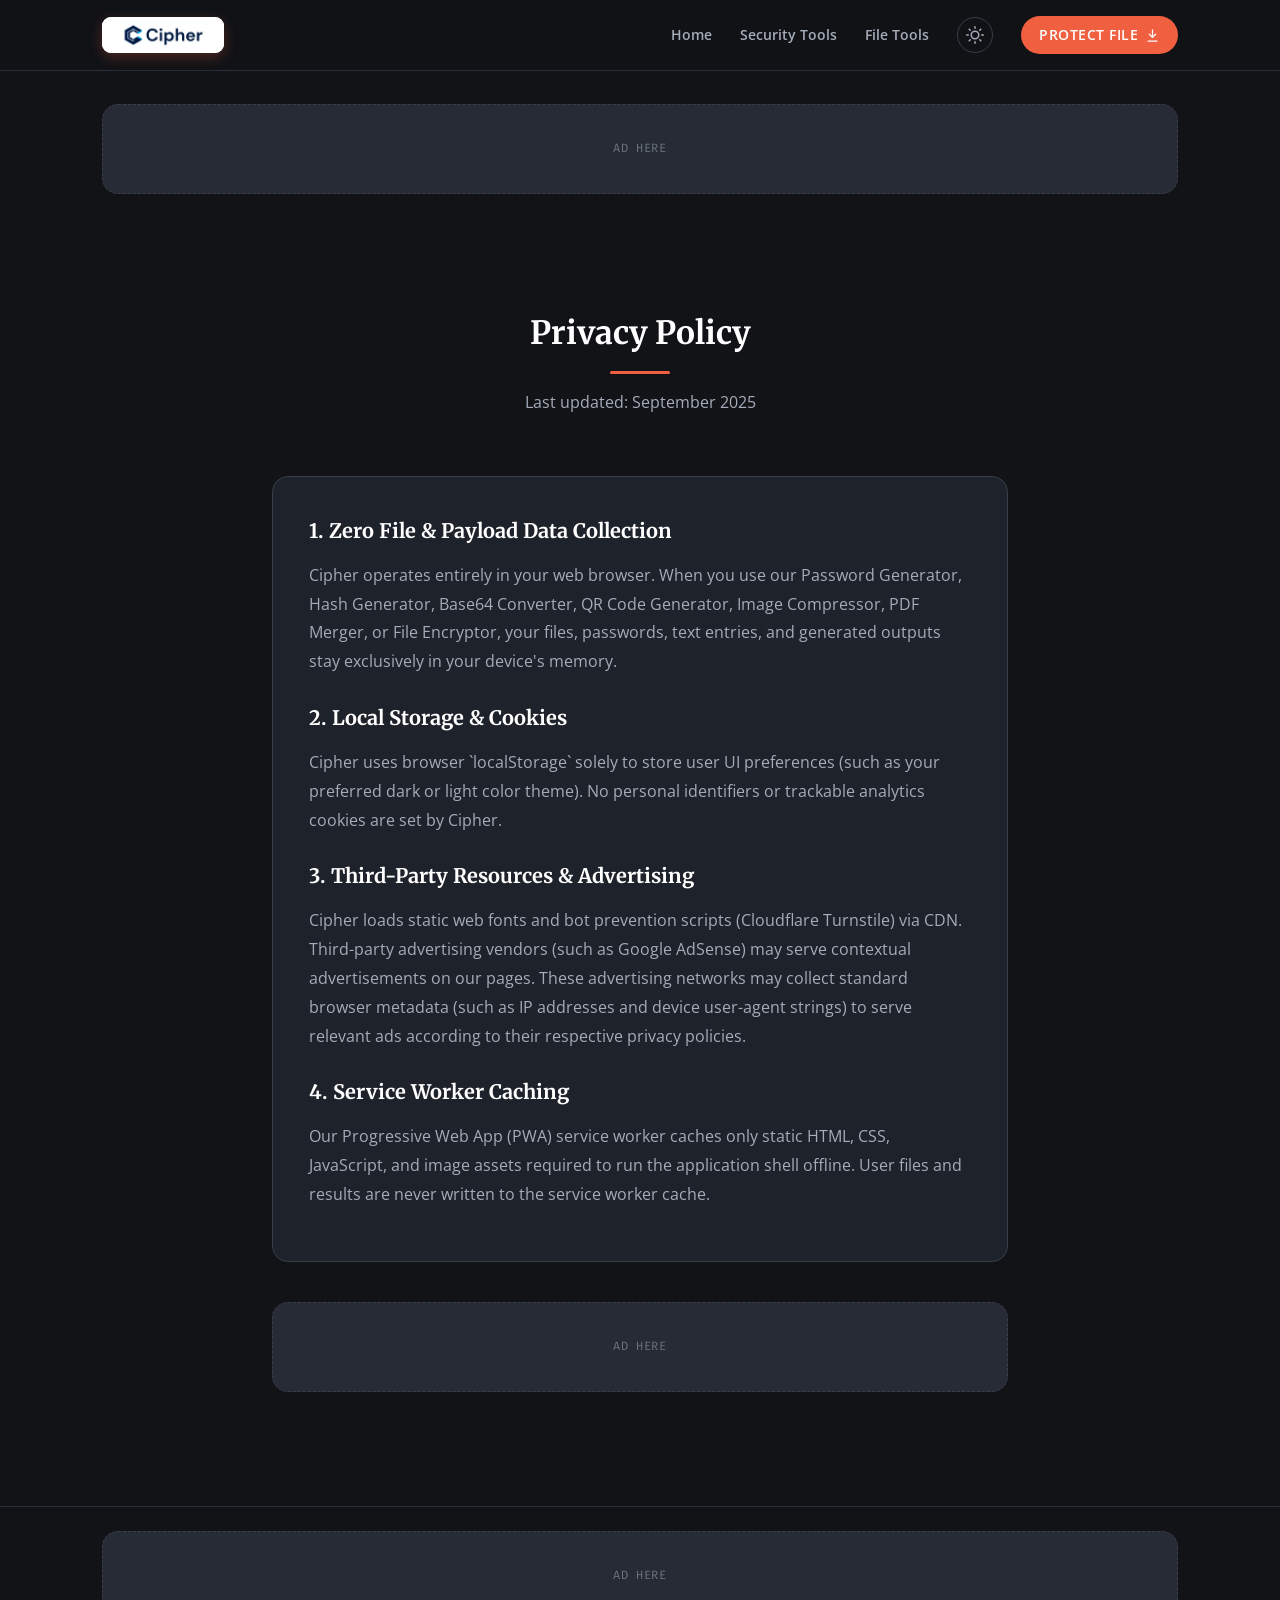
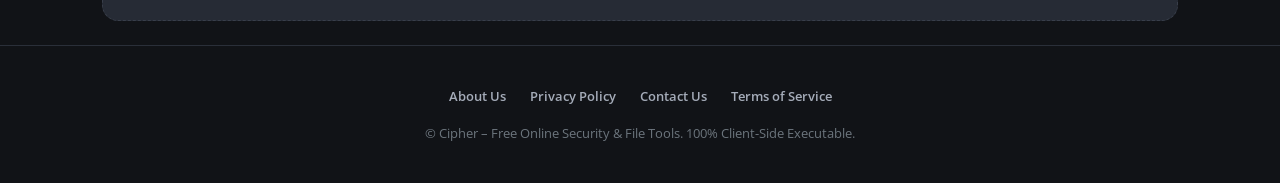
<file: privacy/index.html>
<!DOCTYPE html>
<html lang="en" data-bs-theme="dark">

<head>
  <meta charset="UTF-8">
  <title>Privacy Policy – Cipher Security & File Tools</title>
  <meta name="viewport" content="width=device-width, initial-scale=1, maximum-scale=1, user-scalable=no">
  <meta name="theme-color" content="#111317">
  <meta name="robots" content="index, follow">
  <meta name="description" content="Cipher Privacy Policy. We collect zero user files, zero passwords, and zero personal data. All processing occurs 100% locally in your web browser.">
  <meta property="og:type" content="website">
  <meta property="og:title" content="Privacy Policy – Cipher">
  <meta property="og:description" content="Cipher Privacy Policy: Zero file uploads, zero server data collection.">
  <meta property="og:image" content="/images/Cipher.png">
  <link rel="manifest" href="/manifest.webmanifest">
  <link rel="icon" type="image/svg+xml" href="/images/cipher-favicon.svg">
  <link rel="preconnect" href="https://fonts.googleapis.com">
  <link rel="preconnect" href="https://fonts.gstatic.com" crossorigin>
  <link href="https://fonts.googleapis.com/css2?family=Merriweather:ital,wght@0,300;0,400;0,700;0,900;1,300;1,400&family=Open+Sans:ital,wght@0,300;0,400;0,600;0,700;0,800;1,400&family=Fira+Code:wght@400;500;600&display=swap" rel="stylesheet">
  <link rel="stylesheet" href="/css/styles.css">
</head>

<body>

  <!-- Navigation -->
  <nav class="navbar">
    <div class="container">
      <a href="/" class="nav-brand">
        <span class="nav-brand-media" aria-hidden="true">
          <img src="/images/Cipher.png" alt="Cipher Logo">
        </span>
      </a>
      <button class="menu-toggle" id="menuToggle" type="button" aria-label="Toggle navigation" aria-expanded="false" aria-controls="navLinks">
        <span class="menu-toggle-label">Menu</span>
        <svg viewBox="0 0 24 24" aria-hidden="true" fill="none" stroke="currentColor" stroke-width="2" stroke-linecap="round">
          <path d="M4 7h16M4 12h16M4 17h16" />
        </svg>
      </button>
      <ul class="nav-links" id="navLinks">
        <li><a href="/">Home</a></li>
        <li><a href="/#security-tools">Security Tools</a></li>
        <li><a href="/#file-tools">File Tools</a></li>
        <li><button class="theme-toggle-btn" title="Toggle Theme" type="button"></button></li>
        <li>
          <a href="/tools/encrypt/" class="btn-nav">
            Protect File
            <svg class="protect-icon" viewBox="0 0 24 24" aria-hidden="true" fill="none" stroke="currentColor" stroke-width="2" stroke-linecap="round" stroke-linejoin="round">
              <path d="M12 3v12" /><path d="m7 10 5 5 5-5" /><path d="M5 21h14" />
            </svg>
          </a>
        </li>
      </ul>
    </div>
  </nav>

  <!-- Top Ad Slot Placeholder -->
  <div class="container" style="margin-top: 80px;">
    <div class="ad-slot">Ad Here</div>
  </div>

  <main class="section">
    <div class="container" style="max-width: 800px;">
      <div class="section-header">
        <h1 class="section-title">Privacy Policy</h1>
        <div class="section-divider"></div>
        <p class="section-sub">Last updated: September 2025</p>
      </div>

      <div class="feature-card" style="padding: 36px; line-height: 1.8; color: var(--text-2);">
        <h2 style="color: #fff; font-family: var(--font-serif); font-size: 20px; margin-bottom: 12px;">1. Zero File & Payload Data Collection</h2>
        <p style="margin-bottom: 16px;">
          Cipher operates entirely in your web browser. When you use our Password Generator, Hash Generator, Base64 Converter, QR Code Generator, Image Compressor, PDF Merger, or File Encryptor, your files, passwords, text entries, and generated outputs stay exclusively in your device's memory.
        </p>

        <h2 style="color: #fff; font-family: var(--font-serif); font-size: 20px; margin-top: 24px; margin-bottom: 12px;">2. Local Storage & Cookies</h2>
        <p style="margin-bottom: 16px;">
          Cipher uses browser `localStorage` solely to store user UI preferences (such as your preferred dark or light color theme). No personal identifiers or trackable analytics cookies are set by Cipher.
        </p>

        <h2 style="color: #fff; font-family: var(--font-serif); font-size: 20px; margin-top: 24px; margin-bottom: 12px;">3. Third-Party Resources & Advertising</h2>
        <p style="margin-bottom: 16px;">
          Cipher loads static web fonts and bot prevention scripts (Cloudflare Turnstile) via CDN. Third-party advertising vendors (such as Google AdSense) may serve contextual advertisements on our pages. These advertising networks may collect standard browser metadata (such as IP addresses and device user-agent strings) to serve relevant ads according to their respective privacy policies.
        </p>

        <h2 style="color: #fff; font-family: var(--font-serif); font-size: 20px; margin-top: 24px; margin-bottom: 12px;">4. Service Worker Caching</h2>
        <p style="margin-bottom: 16px;">
          Our Progressive Web App (PWA) service worker caches only static HTML, CSS, JavaScript, and image assets required to run the application shell offline. User files and results are never written to the service worker cache.
        </p>
      </div>

      <!-- Content Ad Slot Placeholder -->
      <div class="ad-slot" style="margin-top: 40px;">Ad Here</div>
    </div>
  </main>

  <!-- Footer Ad Slot Placeholder -->
  <div class="container">
    <div class="ad-slot">Ad Here</div>
  </div>

  <!-- Footer -->
  <footer>
    <div class="container" style="display: flex; flex-direction: column; align-items: center; gap: 16px;">
      <div style="display: flex; gap: 24px; flex-wrap: wrap; justify-content: center; font-weight: 600;">
        <a href="/about/" style="color: var(--text-2);">About Us</a>
        <a href="/privacy/" style="color: var(--text-2);">Privacy Policy</a>
        <a href="/contact/" style="color: var(--text-2);">Contact Us</a>
        <a href="/terms/" style="color: var(--text-2);">Terms of Service</a>
      </div>
      <p>&copy; Cipher – Free Online Security & File Tools. 100% Client-Side Executable.</p>
    </div>
  </footer>

  <script src="/js/common.js"></script>
</body>

</html>
</file>
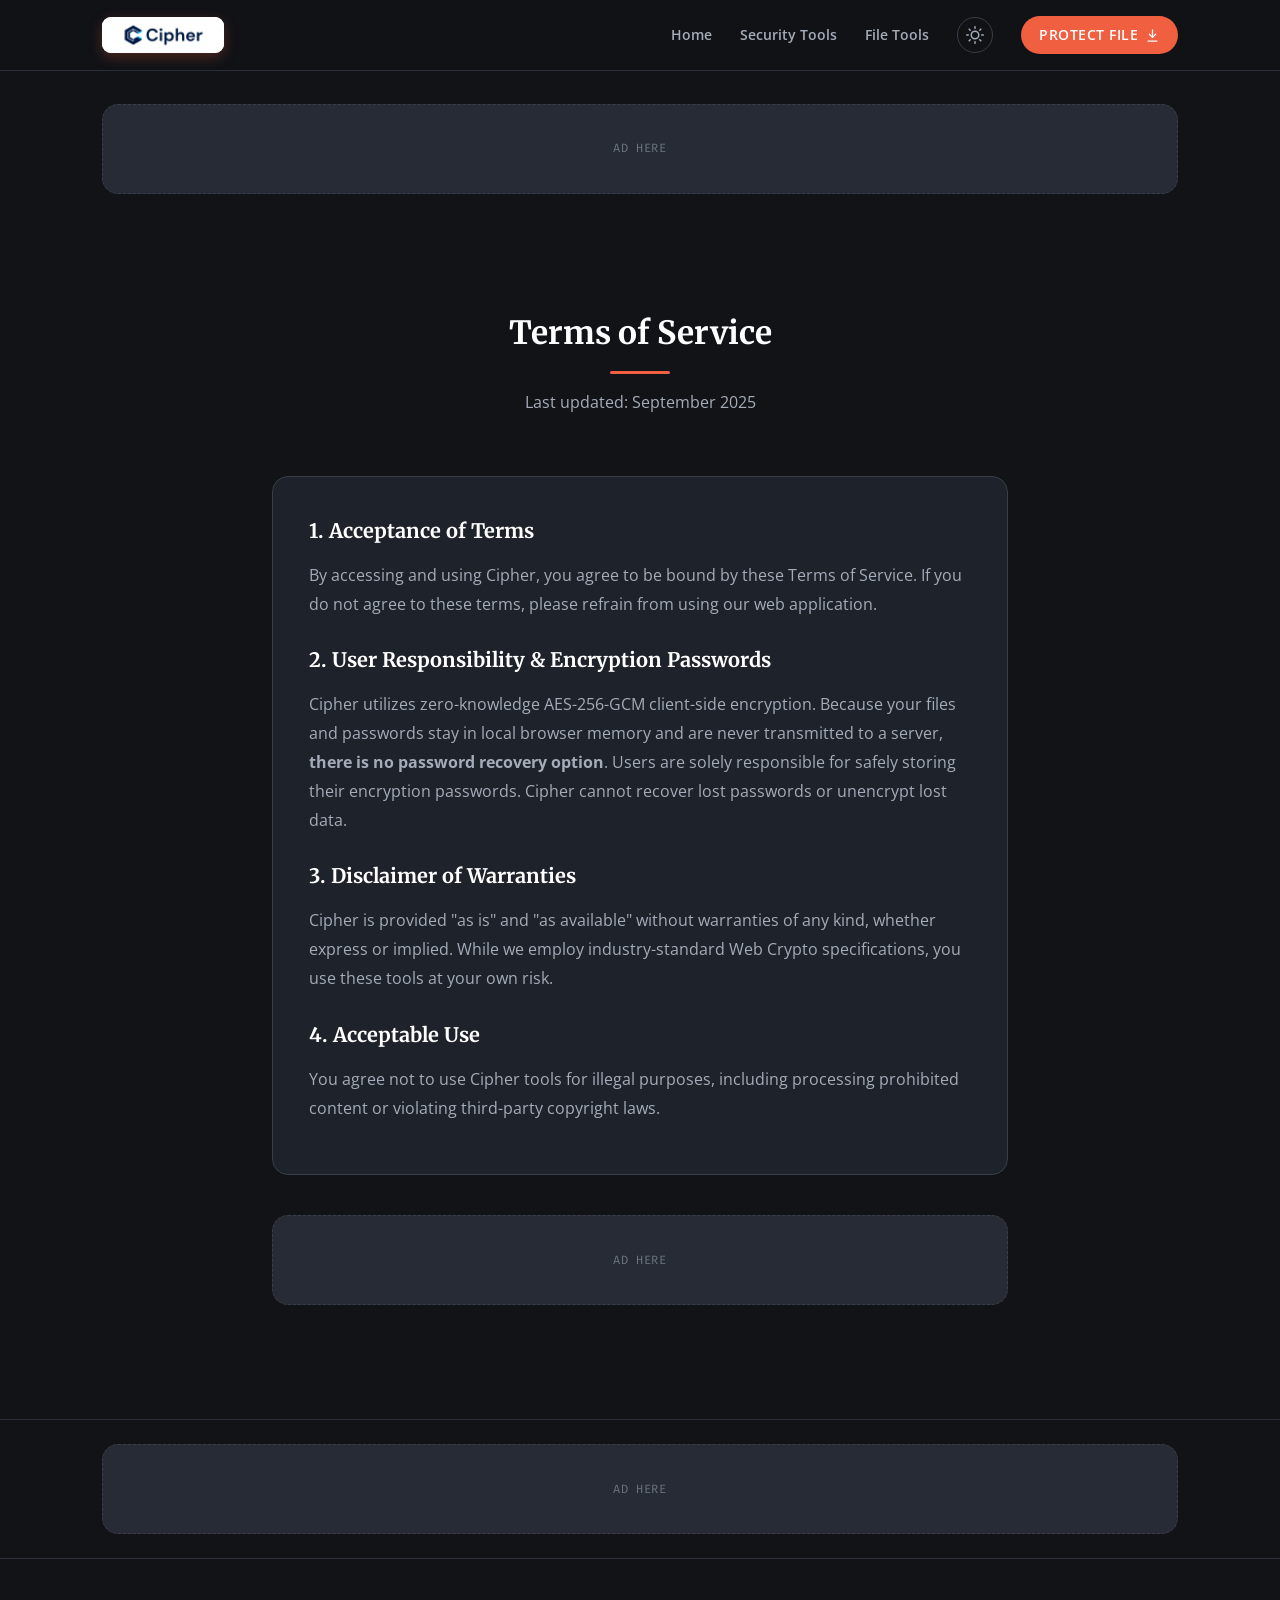
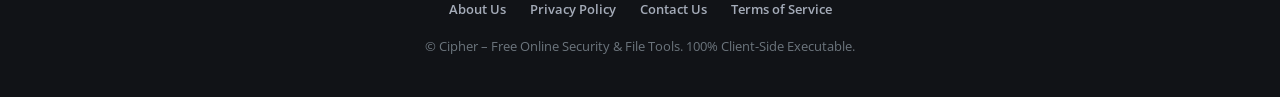
<file: terms/index.html>
<!DOCTYPE html>
<html lang="en" data-bs-theme="dark">

<head>
  <meta charset="UTF-8">
  <title>Terms of Service – Cipher Security & File Tools</title>
  <meta name="viewport" content="width=device-width, initial-scale=1, maximum-scale=1, user-scalable=no">
  <meta name="theme-color" content="#111317">
  <meta name="robots" content="index, follow">
  <meta name="description" content="Cipher Terms of Service. Terms governing the use of our client-side file encryption, hashing, and utility tools.">
  <meta property="og:type" content="website">
  <meta property="og:title" content="Terms of Service – Cipher">
  <meta property="og:description" content="Cipher Terms of Service for online security and file tools.">
  <meta property="og:image" content="/images/Cipher.png">
  <link rel="manifest" href="/manifest.webmanifest">
  <link rel="icon" type="image/svg+xml" href="/images/cipher-favicon.svg">
  <link rel="preconnect" href="https://fonts.googleapis.com">
  <link rel="preconnect" href="https://fonts.gstatic.com" crossorigin>
  <link href="https://fonts.googleapis.com/css2?family=Merriweather:ital,wght@0,300;0,400;0,700;0,900;1,300;1,400&family=Open+Sans:ital,wght@0,300;0,400;0,600;0,700;0,800;1,400&family=Fira+Code:wght@400;500;600&display=swap" rel="stylesheet">
  <link rel="stylesheet" href="/css/styles.css">
</head>

<body>

  <!-- Navigation -->
  <nav class="navbar">
    <div class="container">
      <a href="/" class="nav-brand">
        <span class="nav-brand-media" aria-hidden="true">
          <img src="/images/Cipher.png" alt="Cipher Logo">
        </span>
      </a>
      <button class="menu-toggle" id="menuToggle" type="button" aria-label="Toggle navigation" aria-expanded="false" aria-controls="navLinks">
        <span class="menu-toggle-label">Menu</span>
        <svg viewBox="0 0 24 24" aria-hidden="true" fill="none" stroke="currentColor" stroke-width="2" stroke-linecap="round">
          <path d="M4 7h16M4 12h16M4 17h16" />
        </svg>
      </button>
      <ul class="nav-links" id="navLinks">
        <li><a href="/">Home</a></li>
        <li><a href="/#security-tools">Security Tools</a></li>
        <li><a href="/#file-tools">File Tools</a></li>
        <li><button class="theme-toggle-btn" title="Toggle Theme" type="button"></button></li>
        <li>
          <a href="/tools/encrypt/" class="btn-nav">
            Protect File
            <svg class="protect-icon" viewBox="0 0 24 24" aria-hidden="true" fill="none" stroke="currentColor" stroke-width="2" stroke-linecap="round" stroke-linejoin="round">
              <path d="M12 3v12" /><path d="m7 10 5 5 5-5" /><path d="M5 21h14" />
            </svg>
          </a>
        </li>
      </ul>
    </div>
  </nav>

  <!-- Top Ad Slot Placeholder -->
  <div class="container" style="margin-top: 80px;">
    <div class="ad-slot">Ad Here</div>
  </div>

  <main class="section">
    <div class="container" style="max-width: 800px;">
      <div class="section-header">
        <h1 class="section-title">Terms of Service</h1>
        <div class="section-divider"></div>
        <p class="section-sub">Last updated: September 2025</p>
      </div>

      <div class="feature-card" style="padding: 36px; line-height: 1.8; color: var(--text-2);">
        <h2 style="color: #fff; font-family: var(--font-serif); font-size: 20px; margin-bottom: 12px;">1. Acceptance of Terms</h2>
        <p style="margin-bottom: 16px;">
          By accessing and using Cipher, you agree to be bound by these Terms of Service. If you do not agree to these terms, please refrain from using our web application.
        </p>

        <h2 style="color: #fff; font-family: var(--font-serif); font-size: 20px; margin-top: 24px; margin-bottom: 12px;">2. User Responsibility & Encryption Passwords</h2>
        <p style="margin-bottom: 16px;">
          Cipher utilizes zero-knowledge AES-256-GCM client-side encryption. Because your files and passwords stay in local browser memory and are never transmitted to a server, <strong>there is no password recovery option</strong>. Users are solely responsible for safely storing their encryption passwords. Cipher cannot recover lost passwords or unencrypt lost data.
        </p>

        <h2 style="color: #fff; font-family: var(--font-serif); font-size: 20px; margin-top: 24px; margin-bottom: 12px;">3. Disclaimer of Warranties</h2>
        <p style="margin-bottom: 16px;">
          Cipher is provided "as is" and "as available" without warranties of any kind, whether express or implied. While we employ industry-standard Web Crypto specifications, you use these tools at your own risk.
        </p>

        <h2 style="color: #fff; font-family: var(--font-serif); font-size: 20px; margin-top: 24px; margin-bottom: 12px;">4. Acceptable Use</h2>
        <p style="margin-bottom: 16px;">
          You agree not to use Cipher tools for illegal purposes, including processing prohibited content or violating third-party copyright laws.
        </p>
      </div>

      <!-- Content Ad Slot Placeholder -->
      <div class="ad-slot" style="margin-top: 40px;">Ad Here</div>
    </div>
  </main>

  <!-- Footer Ad Slot Placeholder -->
  <div class="container">
    <div class="ad-slot">Ad Here</div>
  </div>

  <!-- Footer -->
  <footer>
    <div class="container" style="display: flex; flex-direction: column; align-items: center; gap: 16px;">
      <div style="display: flex; gap: 24px; flex-wrap: wrap; justify-content: center; font-weight: 600;">
        <a href="/about/" style="color: var(--text-2);">About Us</a>
        <a href="/privacy/" style="color: var(--text-2);">Privacy Policy</a>
        <a href="/contact/" style="color: var(--text-2);">Contact Us</a>
        <a href="/terms/" style="color: var(--text-2);">Terms of Service</a>
      </div>
      <p>&copy; Cipher – Free Online Security & File Tools. 100% Client-Side Executable.</p>
    </div>
  </footer>

  <script src="/js/common.js"></script>
</body>

</html>
</file>
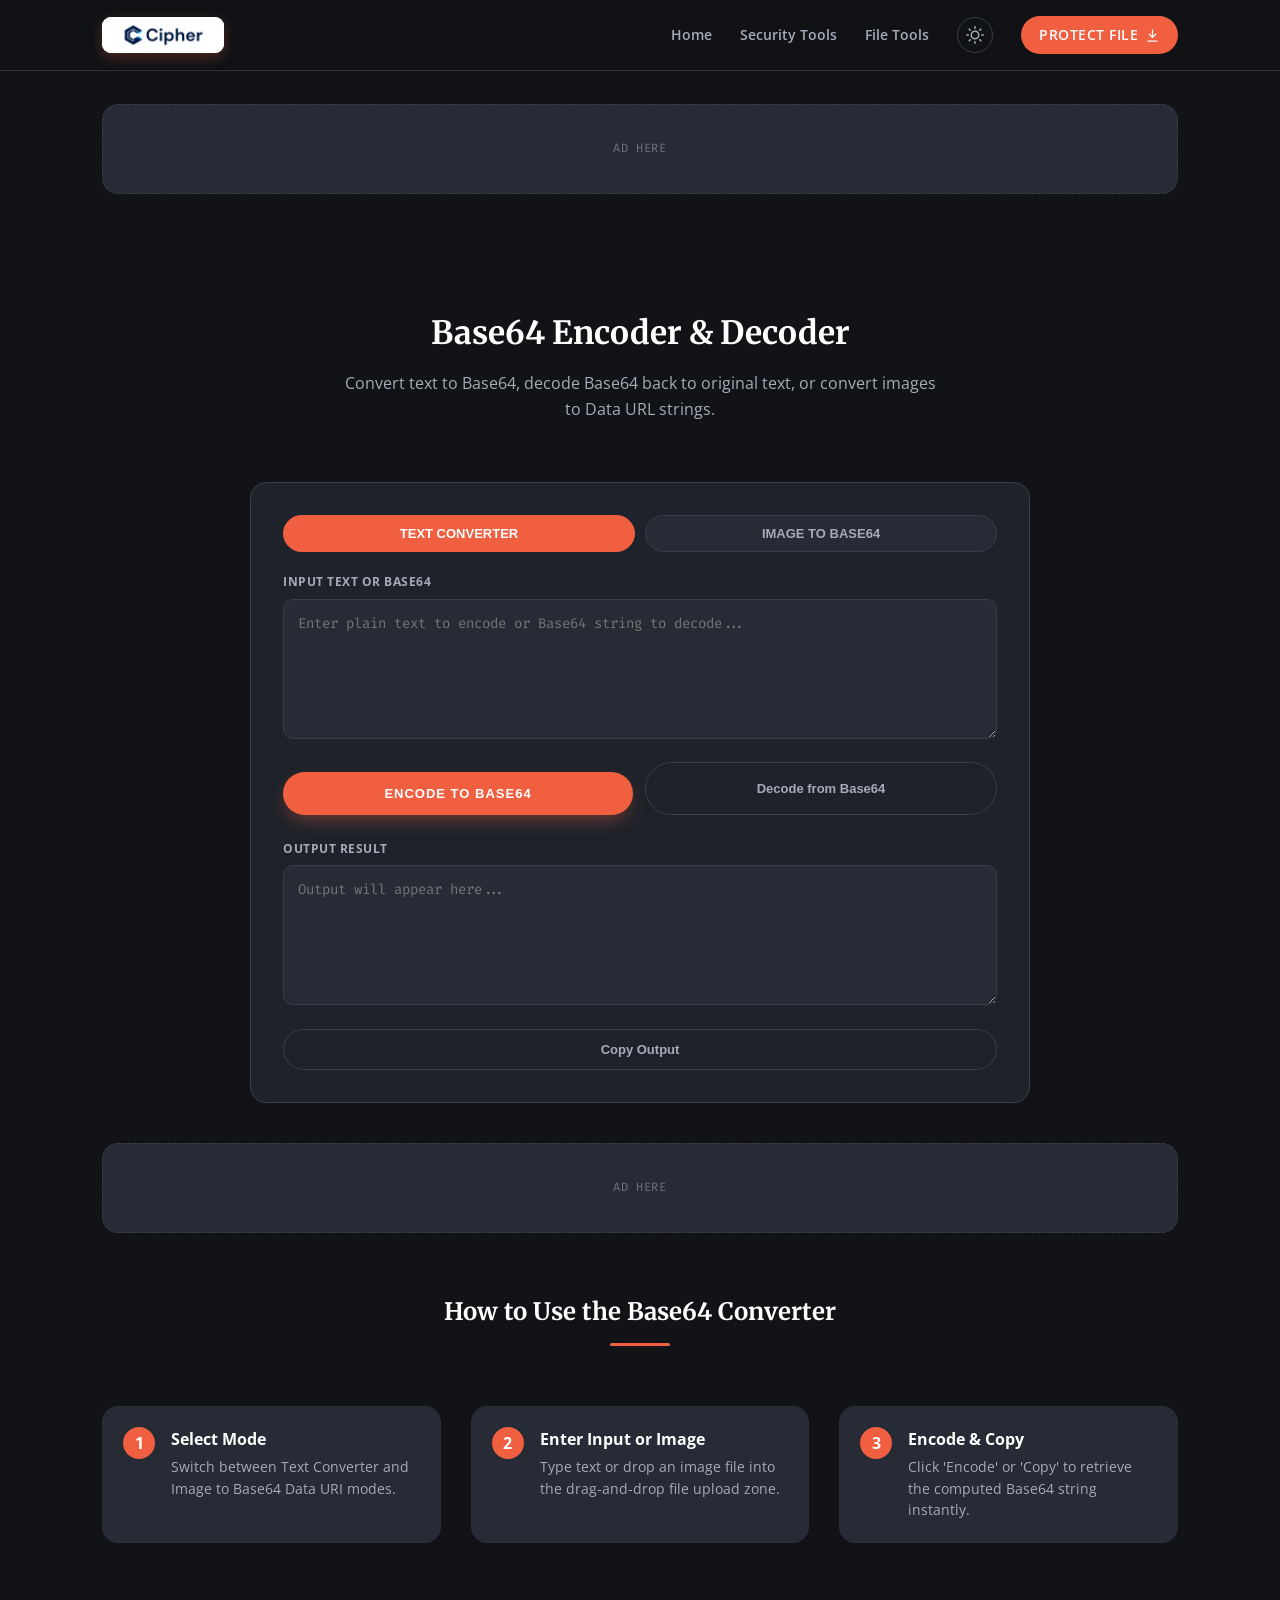
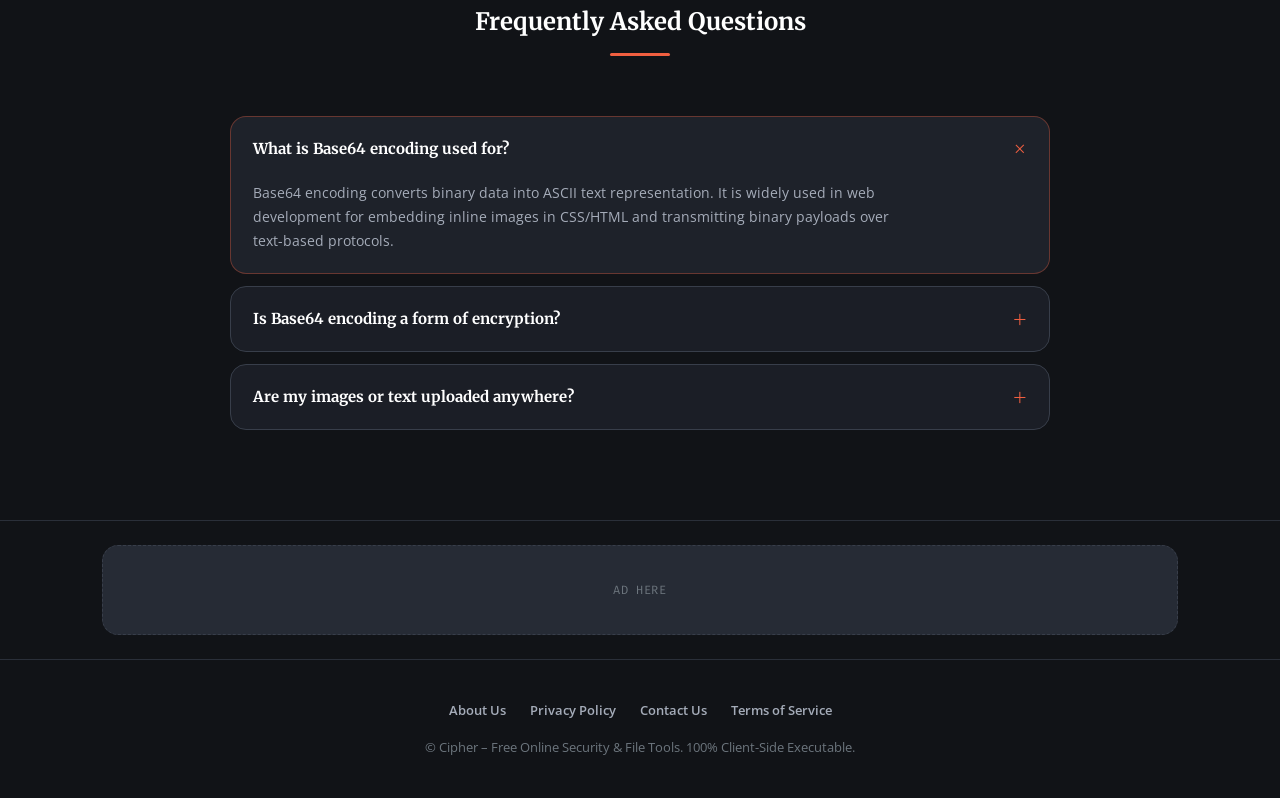
<file: tools/base64/index.html>
<!DOCTYPE html>
<html lang="en" data-bs-theme="dark">

<head>
  <meta charset="UTF-8">
  <title>Base64 Encoder & Decoder – Text & Image to Base64 | Cipher</title>
  <meta name="viewport" content="width=device-width, initial-scale=1, maximum-scale=1, user-scalable=no">
  <meta name="theme-color" content="#111317">
  <meta name="robots" content="index, follow">
  <meta name="description" content="Encode and decode text strings to Base64 and convert image files into Base64 Data URI strings 100% client-side in your browser.">
  <meta property="og:type" content="website">
  <meta property="og:title" content="Base64 Encoder & Decoder – Cipher">
  <meta property="og:description" content="Convert text and images to Base64 data strings offline with zero server uploads.">
  <meta property="og:image" content="/images/Cipher.png">
  <link rel="manifest" href="/manifest.webmanifest">
  <link rel="icon" type="image/svg+xml" href="/images/cipher-favicon.svg">
  <link rel="preconnect" href="https://fonts.googleapis.com">
  <link rel="preconnect" href="https://fonts.gstatic.com" crossorigin>
  <link href="https://fonts.googleapis.com/css2?family=Merriweather:ital,wght@0,300;0,400;0,700;0,900;1,300;1,400&family=Open+Sans:ital,wght@0,300;0,400;0,600;0,700;0,800;1,400&family=Fira+Code:wght@400;500;600&display=swap" rel="stylesheet">
  <link rel="stylesheet" href="/css/styles.css">
  <style>
    .tool-card-container {
      max-width: 780px;
      margin: 0 auto;
    }

    .base64-mode-tabs {
      display: flex;
      gap: 10px;
      margin-bottom: 20px;
    }

    .base64-mode-btn {
      flex: 1;
      padding: 10px;
      background: var(--surface-2);
      border: 1px solid var(--border);
      border-radius: var(--radius-pill);
      color: var(--text-2);
      font-weight: 700;
      font-size: 13px;
      cursor: pointer;
      text-transform: uppercase;
      transition: all 0.2s ease;
    }

    .base64-mode-btn.active {
      background: var(--primary);
      color: #fff;
      border-color: var(--primary);
    }

    .text-area-box {
      width: 100%;
      min-height: 140px;
      background: var(--surface-2);
      border: 1px solid var(--border);
      border-radius: var(--radius-control);
      color: var(--text);
      font-family: var(--font-mono);
      padding: 14px;
      font-size: 14px;
      margin-bottom: 16px;
      resize: vertical;
    }

    .text-area-box:focus {
      outline: none;
      border-color: var(--primary);
      background: var(--surface-3);
    }

    .btn-group {
      display: flex;
      gap: 12px;
      margin-bottom: 24px;
    }

    .btn-group button {
      flex: 1;
    }

    .img-preview {
      max-width: 100%;
      max-height: 200px;
      border-radius: 8px;
      margin-top: 12px;
      display: none;
      border: 1px solid var(--border);
    }

    .step-card {
      background: var(--surface-2);
      border: 1px solid var(--border-soft);
      border-radius: var(--radius-card);
      padding: 20px;
      display: flex;
      align-items: flex-start;
      gap: 16px;
    }

    .step-num {
      width: 32px;
      height: 32px;
      background: var(--primary);
      color: #fff;
      border-radius: 50%;
      display: flex;
      align-items: center;
      justify-content: center;
      font-weight: 700;
      flex-shrink: 0;
    }

    .how-to-section, .faq-section-tool {
      margin-top: 60px;
    }
  </style>
</head>

<body>

  <!-- Header -->
  <nav class="navbar">
    <div class="container">
      <a href="/" class="nav-brand">
        <span class="nav-brand-media" aria-hidden="true">
          <img src="/images/Cipher.png" alt="Cipher Logo">
        </span>
      </a>
      <button class="menu-toggle" id="menuToggle" type="button" aria-label="Toggle navigation" aria-expanded="false" aria-controls="navLinks">
        <span class="menu-toggle-label">Menu</span>
        <svg viewBox="0 0 24 24" aria-hidden="true" fill="none" stroke="currentColor" stroke-width="2" stroke-linecap="round">
          <path d="M4 7h16M4 12h16M4 17h16" />
        </svg>
      </button>
      <ul class="nav-links" id="navLinks">
        <li><a href="/">Home</a></li>
        <li><a href="/#security-tools">Security Tools</a></li>
        <li><a href="/#file-tools">File Tools</a></li>
        <li><button class="theme-toggle-btn" title="Toggle Theme" type="button"></button></li>
        <li>
          <a href="/tools/encrypt/" class="btn-nav">
            Protect File
            <svg class="protect-icon" viewBox="0 0 24 24" aria-hidden="true" fill="none" stroke="currentColor" stroke-width="2" stroke-linecap="round" stroke-linejoin="round">
              <path d="M12 3v12" /><path d="m7 10 5 5 5-5" /><path d="M5 21h14" />
            </svg>
          </a>
        </li>
      </ul>
    </div>
  </nav>

  <!-- Top Ad Placeholder -->
  <div class="container" style="margin-top: 80px;">
    <div class="ad-slot">Ad Here</div>
  </div>

  <!-- Main Tool Container -->
  <main class="section">
    <div class="container">
      <div class="section-header">
        <h1 class="section-title">Base64 Encoder & Decoder</h1>
        <p class="section-sub">Convert text to Base64, decode Base64 back to original text, or convert images to Data URL strings.</p>
      </div>

      <div class="tool-card-container">
        <div class="feature-card" style="padding: 32px;">

          <!-- Mode Tabs -->
          <div class="base64-mode-tabs">
            <button class="base64-mode-btn active" id="tabTextMode" type="button">Text Converter</button>
            <button class="base64-mode-btn" id="tabImageMode" type="button">Image to Base64</button>
          </div>

          <!-- TEXT SECTION -->
          <div id="textSection">
            <label class="field-label">Input Text or Base64</label>
            <textarea id="base64InputText" class="text-area-box" placeholder="Enter plain text to encode or Base64 string to decode..."></textarea>

            <div class="btn-group">
              <button class="btn-primary" id="btnEncodeText" type="button">Encode to Base64</button>
              <button class="btn-ghost" id="btnDecodeText" type="button" style="margin-top:0;">Decode from Base64</button>
            </div>

            <label class="field-label">Output Result</label>
            <textarea id="base64OutputText" class="text-area-box" readonly placeholder="Output will appear here..."></textarea>

            <button class="btn-ghost" id="btnCopyTextResult" type="button" style="margin-top:0;">Copy Output</button>
          </div>

          <!-- IMAGE SECTION -->
          <div id="imageSection" style="display: none;">
            <div class="dropzone" id="imgDropzone" style="margin-bottom: 20px;">
              <div class="dz-icon">
                <svg viewBox="0 0 24 24" fill="none" stroke="currentColor" stroke-width="2" stroke-linecap="round" stroke-linejoin="round">
                  <rect x="3" y="3" width="18" height="18" rx="2" ry="2"></rect>
                  <circle cx="8.5" cy="8.5" r="1.5"></circle>
                  <polyline points="21 15 16 10 5 21"></polyline>
                </svg>
              </div>
              <div class="dz-title" id="imgDropTitle">Drop an image here</div>
              <div class="dz-sub">or <b>click to browse</b> (PNG, JPEG, WebP, SVG)</div>
              <input type="file" id="imgFileInput" accept="image/*" style="display: none;">
            </div>

            <center><img id="imagePreview" class="img-preview" alt="Image Preview"></center>

            <div style="margin-top: 20px;">
              <label class="field-label">Base64 Data URI Output</label>
              <textarea id="base64ImageOutput" class="text-area-box" readonly placeholder="Base64 Data URI will appear here..."></textarea>
              <button class="btn-primary" id="btnCopyImageBase64" type="button">Copy Base64 String</button>
            </div>
          </div>

        </div>
      </div>

      <!-- Tool Ad Placeholder -->
      <div class="ad-slot" style="margin-top: 40px;">Ad Here</div>

      <!-- How to Use Section -->
      <section class="how-to-section">
        <div class="section-header">
          <h2 class="section-title" style="font-size: 24px;">How to Use the Base64 Converter</h2>
          <div class="section-divider"></div>
        </div>
        <div class="grid-3">
          <div class="step-card">
            <div class="step-num">1</div>
            <div>
              <h3 style="font-size: 16px; margin-bottom: 4px; color: #fff;">Select Mode</h3>
              <p style="font-size: 13.5px; color: var(--text-2);">Switch between Text Converter and Image to Base64 Data URI modes.</p>
            </div>
          </div>
          <div class="step-card">
            <div class="step-num">2</div>
            <div>
              <h3 style="font-size: 16px; margin-bottom: 4px; color: #fff;">Enter Input or Image</h3>
              <p style="font-size: 13.5px; color: var(--text-2);">Type text or drop an image file into the drag-and-drop file upload zone.</p>
            </div>
          </div>
          <div class="step-card">
            <div class="step-num">3</div>
            <div>
              <h3 style="font-size: 16px; margin-bottom: 4px; color: #fff;">Encode & Copy</h3>
              <p style="font-size: 13.5px; color: var(--text-2);">Click 'Encode' or 'Copy' to retrieve the computed Base64 string instantly.</p>
            </div>
          </div>
        </div>
      </section>

      <!-- FAQ Section -->
      <section class="faq-section-tool">
        <div class="section-header">
          <h2 class="section-title" style="font-size: 24px;">Frequently Asked Questions</h2>
          <div class="section-divider"></div>
        </div>
        <div class="faq-list">
          <details class="faq-item" open>
            <summary>What is Base64 encoding used for?</summary>
            <div class="faq-answer"><p>Base64 encoding converts binary data into ASCII text representation. It is widely used in web development for embedding inline images in CSS/HTML and transmitting binary payloads over text-based protocols.</p></div>
          </details>
          <details class="faq-item">
            <summary>Is Base64 encoding a form of encryption?</summary>
            <div class="faq-answer"><p>No. Base64 is an encoding format, not encryption. Anyone can decode Base64 data. If you need confidential encryption, use our AES-256 File Encryptor tool.</p></div>
          </details>
          <details class="faq-item">
            <summary>Are my images or text uploaded anywhere?</summary>
            <div class="faq-answer"><p>No. All text string and image file reader conversions occur locally in your browser DOM.</p></div>
          </details>
        </div>
      </section>

    </div>
  </main>

  <!-- Footer Ad Placeholder -->
  <div class="container">
    <div class="ad-slot">Ad Here</div>
  </div>

  <!-- Footer -->
  <footer>
    <div class="container" style="display: flex; flex-direction: column; align-items: center; gap: 16px;">
      <div style="display: flex; gap: 24px; flex-wrap: wrap; justify-content: center; font-weight: 600;">
        <a href="/about/" style="color: var(--text-2);">About Us</a>
        <a href="/privacy/" style="color: var(--text-2);">Privacy Policy</a>
        <a href="/contact/" style="color: var(--text-2);">Contact Us</a>
        <a href="/terms/" style="color: var(--text-2);">Terms of Service</a>
      </div>
      <p>&copy; Cipher – Free Online Security & File Tools. 100% Client-Side Executable.</p>
    </div>
  </footer>

  <script src="/js/common.js"></script>
  <script>
    document.addEventListener('DOMContentLoaded', () => {
      const tabTextMode = document.getElementById('tabTextMode');
      const tabImageMode = document.getElementById('tabImageMode');
      const textSection = document.getElementById('textSection');
      const imageSection = document.getElementById('imageSection');

      const base64InputText = document.getElementById('base64InputText');
      const base64OutputText = document.getElementById('base64OutputText');
      const btnEncodeText = document.getElementById('btnEncodeText');
      const btnDecodeText = document.getElementById('btnDecodeText');
      const btnCopyTextResult = document.getElementById('btnCopyTextResult');

      const imgDropzone = document.getElementById('imgDropzone');
      const imgFileInput = document.getElementById('imgFileInput');
      const imgDropTitle = document.getElementById('imgDropTitle');
      const imagePreview = document.getElementById('imagePreview');
      const base64ImageOutput = document.getElementById('base64ImageOutput');
      const btnCopyImageBase64 = document.getElementById('btnCopyImageBase64');

      tabTextMode.addEventListener('click', () => {
        tabTextMode.classList.add('active');
        tabImageMode.classList.remove('active');
        textSection.style.display = 'block';
        imageSection.style.display = 'none';
      });

      tabImageMode.addEventListener('click', () => {
        tabImageMode.classList.add('active');
        tabTextMode.classList.remove('active');
        imageSection.style.display = 'block';
        textSection.style.display = 'none';
      });

      // Text UTF-8 safe Base64 encoding
      btnEncodeText.addEventListener('click', () => {
        const str = base64InputText.value;
        if (!str) {
          base64OutputText.value = '';
          return;
        }
        try {
          const bytes = new TextEncoder().encode(str);
          let bin = '';
          bytes.forEach(b => bin += String.fromCharCode(b));
          base64OutputText.value = btoa(bin);
        } catch (e) {
          base64OutputText.value = 'Error encoding string to Base64';
        }
      });

      btnDecodeText.addEventListener('click', () => {
        const b64 = base64InputText.value.trim();
        if (!b64) {
          base64OutputText.value = '';
          return;
        }
        try {
          const bin = atob(b64);
          const bytes = new Uint8Array(bin.length);
          for (let i = 0; i < bin.length; i++) {
            bytes[i] = bin.charCodeAt(i);
          }
          base64OutputText.value = new TextDecoder().decode(bytes);
        } catch (e) {
          base64OutputText.value = 'Invalid Base64 string';
        }
      });

      btnCopyTextResult.addEventListener('click', () => {
        if (base64OutputText.value) {
          navigator.clipboard.writeText(base64OutputText.value).then(() => {
            const orig = btnCopyTextResult.textContent;
            btnCopyTextResult.textContent = 'Copied!';
            setTimeout(() => btnCopyTextResult.textContent = orig, 1500);
          });
        }
      });

      // Image to Base64
      function processImageFile(file) {
        if (!file || !file.type.startsWith('image/')) return;
        imgDropTitle.textContent = file.name;

        const reader = new FileReader();
        reader.onload = (e) => {
          const dataUrl = e.target.result;
          base64ImageOutput.value = dataUrl;
          imagePreview.src = dataUrl;
          imagePreview.style.display = 'block';
        };
        reader.readAsDataURL(file);
      }

      imgDropzone.addEventListener('click', () => imgFileInput.click());
      imgFileInput.addEventListener('change', (e) => {
        if (e.target.files && e.target.files[0]) processImageFile(e.target.files[0]);
      });

      ['dragenter', 'dragover'].forEach(evt => {
        imgDropzone.addEventListener(evt, (e) => {
          e.preventDefault();
          imgDropzone.classList.add('drag');
        });
      });

      ['dragleave', 'drop'].forEach(evt => {
        imgDropzone.addEventListener(evt, (e) => {
          e.preventDefault();
          imgDropzone.classList.remove('drag');
        });
      });

      imgDropzone.addEventListener('drop', (e) => {
        if (e.dataTransfer.files && e.dataTransfer.files[0]) {
          processImageFile(e.dataTransfer.files[0]);
        }
      });

      btnCopyImageBase64.addEventListener('click', () => {
        if (base64ImageOutput.value) {
          navigator.clipboard.writeText(base64ImageOutput.value).then(() => {
            const orig = btnCopyImageBase64.textContent;
            btnCopyImageBase64.textContent = 'Copied!';
            setTimeout(() => btnCopyImageBase64.textContent = orig, 1500);
          });
        }
      });
    });
  </script>
</body>

</html>
</file>
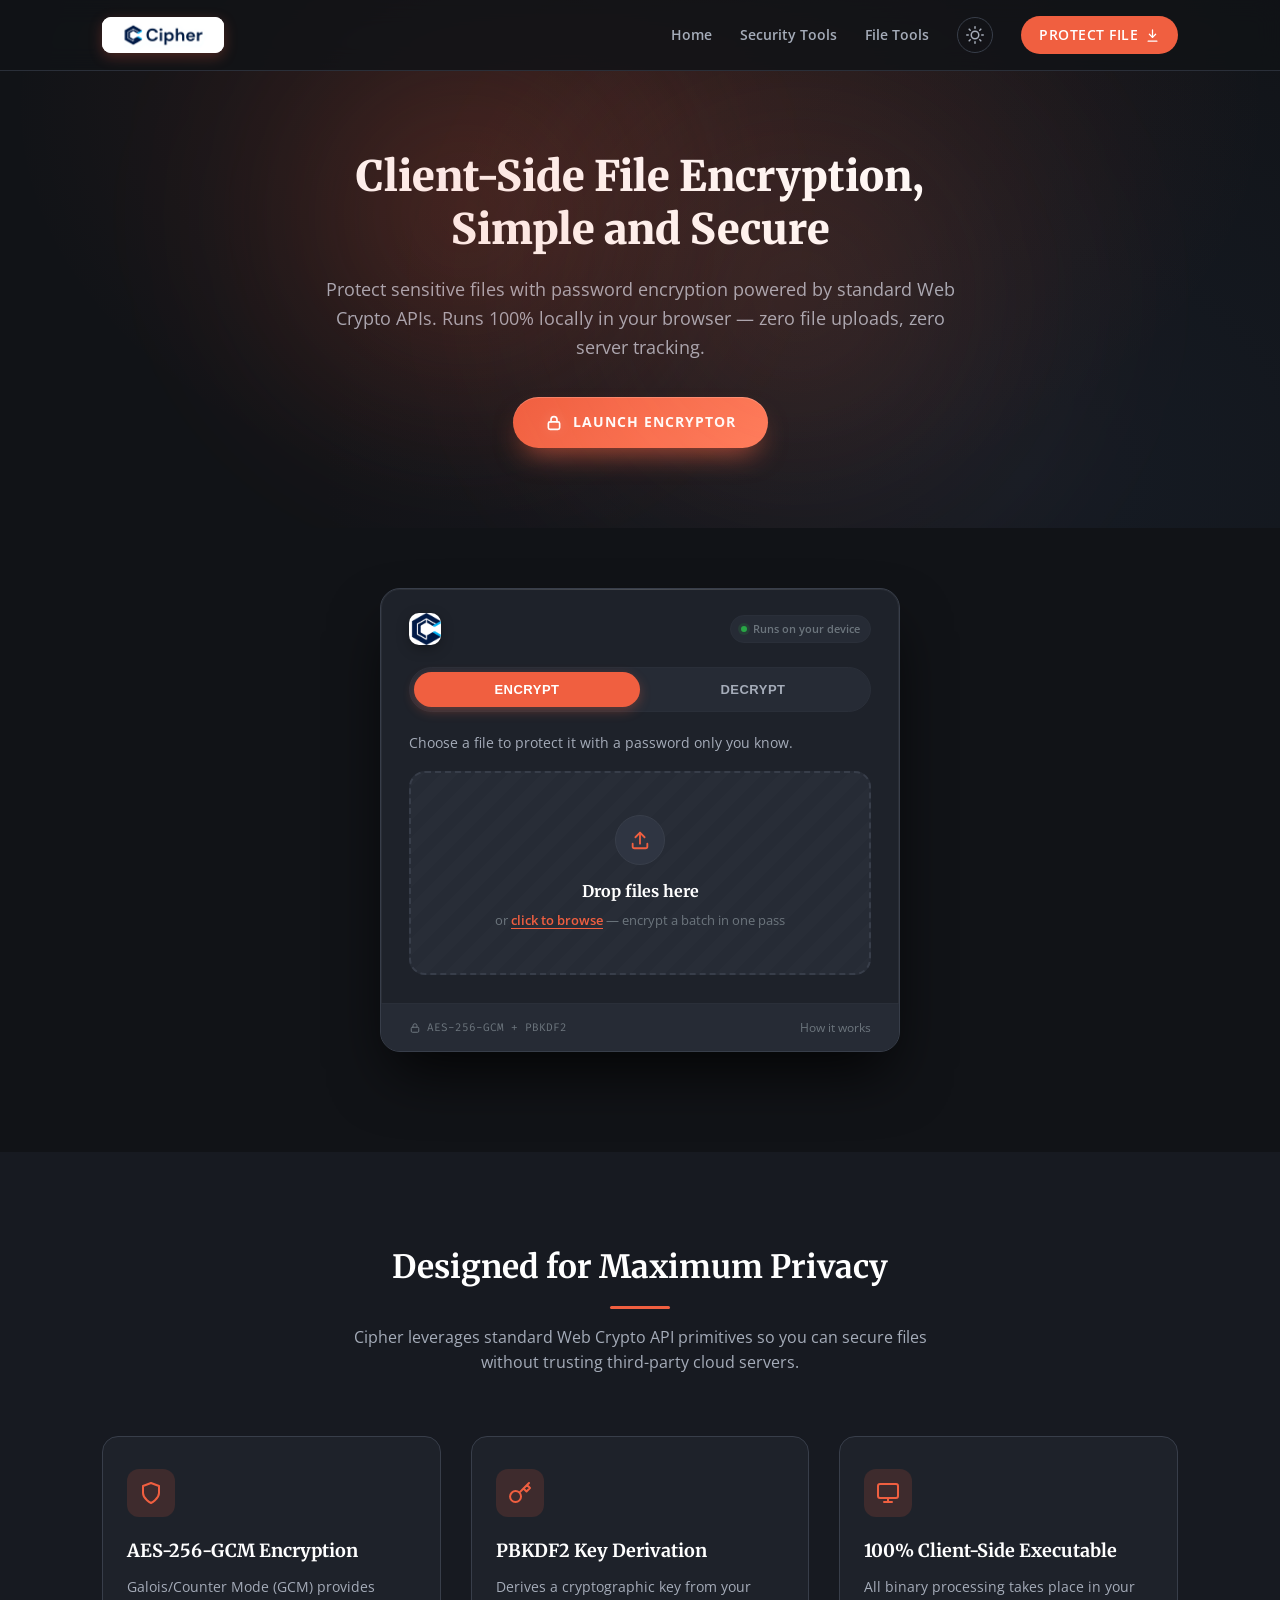
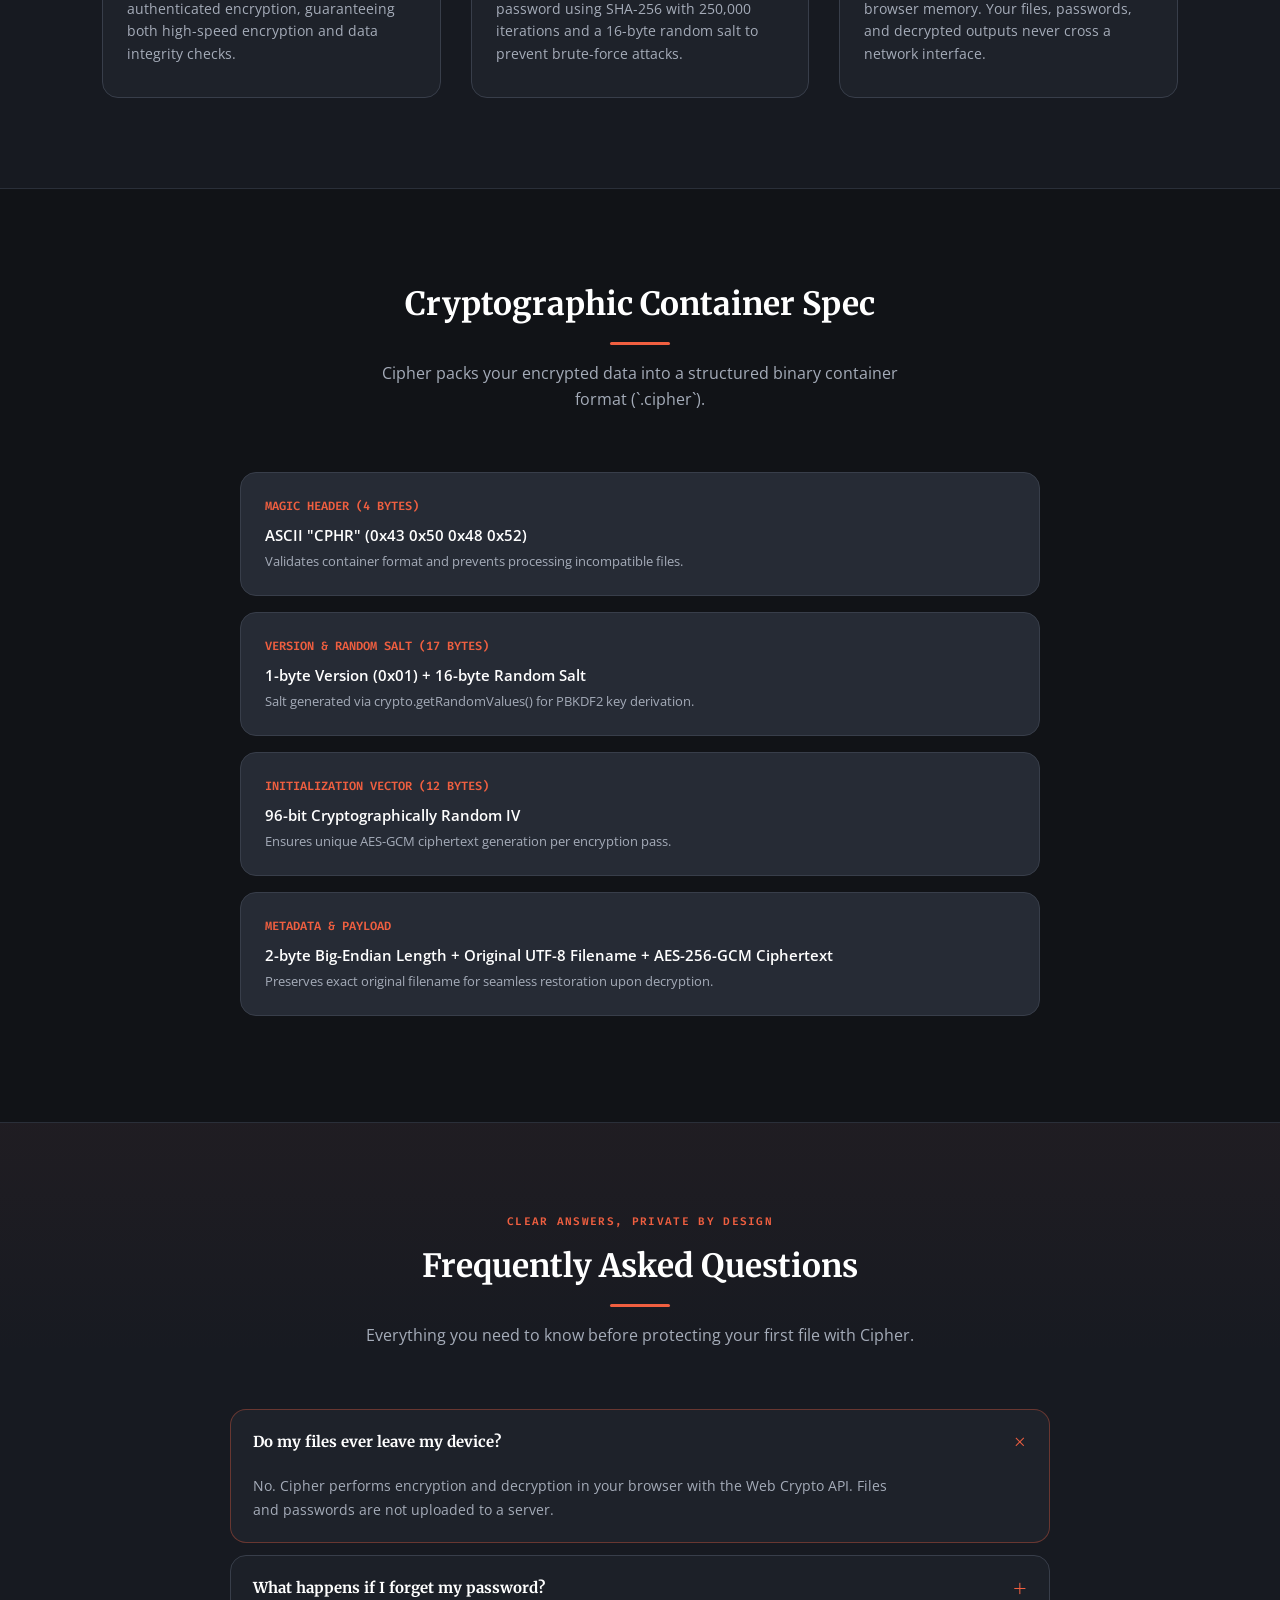
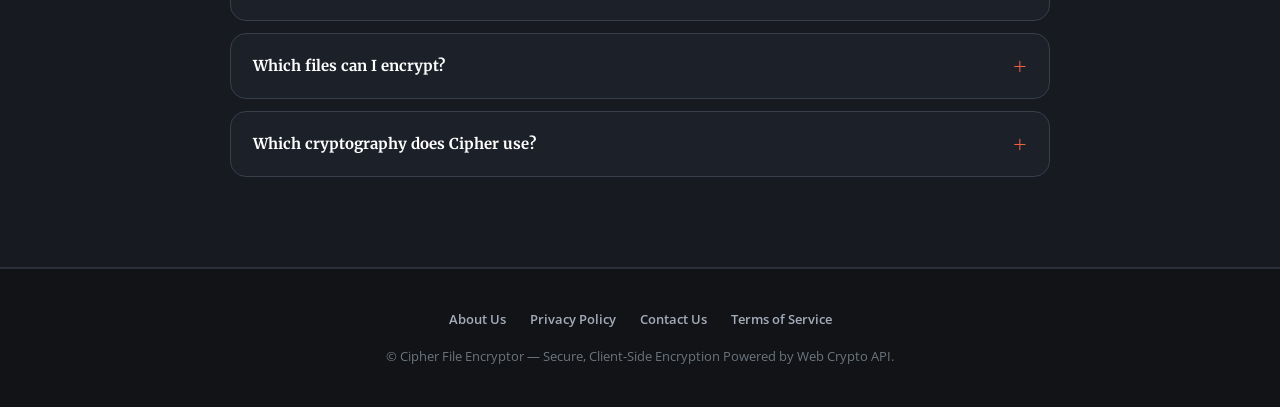
<file: tools/encrypt/index.html>
<!DOCTYPE html>
<html lang="en" data-bs-theme="dark">

<head>
  <meta charset="UTF-8">
  <title>Cipher - Secure Client-Side File Encryptor</title>
  <meta name="viewport" content="width=device-width, initial-scale=1, maximum-scale=1, user-scalable=no">
  <meta name="theme-color" content="#111317">
  <meta name="robots" content="index, follow">
  <meta name="description" content="Encrypt and decrypt files privately in your browser with secure AES-256-GCM encryption and PBKDF2 password protection. No uploads, no servers, and no tracking.">
  <meta property="og:type" content="website">
  <meta property="og:title" content="Cipher - Secure Client-Side File Encryptor">
  <meta property="og:description" content="Protect sensitive files privately in your browser with AES-256-GCM encryption. No uploads, no servers, and no tracking.">
  <meta property="og:image" content="/images/Cipher.png">
  <meta name="twitter:card" content="summary">
  <meta name="twitter:title" content="Cipher - Secure Client-Side File Encryptor">
  <meta name="twitter:description" content="Protect sensitive files privately in your browser with secure client-side encryption.">
  <link rel="manifest" href="/manifest.webmanifest">
  <link rel="icon" type="image/svg+xml" href="/images/cipher-favicon.svg">
  <link rel="preconnect" href="https://fonts.googleapis.com">
  <link rel="preconnect" href="https://fonts.gstatic.com" crossorigin>
  <link
    href="https://fonts.googleapis.com/css2?family=Merriweather:ital,wght@0,300;0,400;0,700;0,900;1,300;1,400&family=Open+Sans:ital,wght@0,300;0,400;0,600;0,700;0,800;1,400&family=Fira+Code:wght@400;500;600&display=swap"
    rel="stylesheet">
  <link rel="stylesheet" href="/css/styles.css">
  <script src="https://challenges.cloudflare.com/turnstile/v0/api.js" async defer></script>
  <script type="application/ld+json">
    {
      "@context": "https://schema.org",
      "@type": "WebApplication",
      "name": "Cipher File Encryptor",
      "applicationCategory": "SecurityApplication",
      "operatingSystem": "Any",
      "description": "A private, client-side file encryption tool using AES-256-GCM and PBKDF2.",
      "browserRequirements": "Requires a modern browser with Web Crypto API support.",
      "featureList": ["Client-side file encryption", "AES-256-GCM", "PBKDF2 password protection", "Offline capable"]
    }
  </script>
</head>

<body>

  <!-- Navigation -->
  <nav class="navbar">
    <div class="container">
      <a href="/" class="nav-brand">
        <span class="nav-brand-media" aria-hidden="true">
          <img src="/images/Cipher.png" alt="Cipher Logo">
        </span>
      </a>
      <button class="menu-toggle" id="menuToggle" type="button" aria-label="Toggle navigation" aria-expanded="false" aria-controls="navLinks">
        <span class="menu-toggle-label">Menu</span>
        <svg viewBox="0 0 24 24" aria-hidden="true" fill="none" stroke="currentColor" stroke-width="2" stroke-linecap="round">
          <path d="M4 7h16M4 12h16M4 17h16" />
        </svg>
      </button>
      <ul class="nav-links" id="navLinks">
        <li><a href="/">Home</a></li>
        <li><a href="/#security-tools">Security Tools</a></li>
        <li><a href="/#file-tools">File Tools</a></li>
        <li><button class="theme-toggle-btn" title="Toggle Theme" type="button"></button></li>
        <li><a href="#encryptor" class="btn-nav">Protect File <svg class="protect-icon" viewBox="0 0 24 24" aria-hidden="true" fill="none" stroke="currentColor" stroke-width="2" stroke-linecap="round" stroke-linejoin="round"><path d="M12 3v12" /><path d="m7 10 5 5 5-5" /><path d="M5 21h14" /></svg></a></li>
      </ul>
    </div>
  </nav>

  <!-- Hero Section -->
  <header class="masthead">
    <div class="container">
      <h1 class="masthead-title">Client-Side File Encryption,<br>Simple and Secure</h1>
      <p class="masthead-subtitle">Protect sensitive files with password encryption powered by standard Web Crypto APIs.
        Runs 100% locally in your browser — zero file uploads, zero server tracking.</p>
      <a href="#encryptor" class="hero-cta">
        <svg viewBox="0 0 24 24" width="18" height="18" fill="none" stroke="currentColor" stroke-width="2.2"
          stroke-linecap="round" stroke-linejoin="round">
          <rect x="4.5" y="10.5" width="15" height="10" rx="2.2" />
          <path d="M8 10.5V7.5a4 4 0 0 1 8 0v3" />
        </svg>
        Launch Encryptor
      </a>
    </div>
  </header>

  <!-- Encryptor App Section -->
  <section id="encryptor" class="tool-section">
    <div class="container">
      <div class="window" id="window">

        <!-- Window Header -->
        <div class="window-header">
          <div class="brand">
            <div class="brand-mark">
              <img src="/images/Cipher_C removed.png" alt="Cipher logo">
            </div>
          </div>
          <div class="window-status-actions">
            <div class="local-pill" id="localStatus"><span class="dot"></span><span id="localStatusText">Runs on your device</span></div>
            <button class="install-btn" id="installBtn" type="button" hidden>Install</button>
          </div>
        </div>

        <!-- Mode Selector -->
        <div class="segmented" id="segmented" data-mode="encrypt">
          <div class="thumb"></div>
          <button data-mode-btn="encrypt" class="active">Encrypt</button>
          <button data-mode-btn="decrypt">Decrypt</button>
        </div>

        <!-- Body Copy & Panels -->
        <div class="body-copy">
          <p class="headline" id="headline">Choose a file to protect it with a password only you know.</p>

          <!-- Hidden File Input -->
          <input type="file" id="fileInput" multiple>

          <!-- PANEL: EMPTY (Dropzone) -->
          <div data-panel="empty" class="on">
            <div class="dropzone" id="dropzone">
              <div class="dz-icon">
                <svg viewBox="0 0 24 24" fill="none" stroke-width="2" stroke-linecap="round" stroke-linejoin="round">
                  <path d="M12 16V4" />
                  <path d="M7 9l5-5 5 5" />
                  <path d="M4 16v3a2 2 0 0 0 2 2h12a2 2 0 0 0 2-2v-3" />
                </svg>
              </div>
              <div class="dz-title">Drop files here</div>
              <div class="dz-sub">or <b>click to browse</b> — encrypt a batch in one pass</div>
            </div>
          </div>

          <!-- PANEL: PASSWORD INPUT -->
          <div data-panel="password">
            <div class="file-card">
              <div class="file-icon">
                <svg viewBox="0 0 24 24" fill="none" stroke-width="2" stroke-linecap="round" stroke-linejoin="round">
                  <path d="M14 2H6a2 2 0 0 0-2 2v16a2 2 0 0 0 2 2h12a2 2 0 0 0 2-2V8z" />
                  <path d="M14 2v6h6" />
                </svg>
                <span class="file-ext" id="pwFileExtBadge">FILE</span>
              </div>
              <div class="file-meta">
                <div class="file-name" id="pwFileNameText">filename.ext</div>
                <div class="file-size" id="pwFileSizeText">0 KB</div>
              </div>
              <div class="file-actions">
                <button class="icon-btn" id="pwRemoveFileBtn" title="Remove file">
                  <svg viewBox="0 0 24 24" fill="none" stroke-width="2" stroke-linecap="round" stroke-linejoin="round">
                    <path d="M18 6 6 18M6 6l12 12" />
                  </svg>
                </button>
              </div>
            </div>

            <div class="queue-panel" id="queuePanel" aria-live="polite">
              <div class="queue-header"><span id="queueCount">1 file ready</span><button class="text-btn" id="addMoreFilesBtn" type="button">Add more</button></div>
              <div class="queue-list" id="queueList"></div>
            </div>

            <div class="pw-section">
              <div>
                <label class="field-label">Password</label>
                <div class="field-wrap">
                  <input type="password" placeholder="Enter password" id="pwMain">
                  <button class="field-toggle" data-eye="pwMain" type="button" aria-label="Show password" title="Show password">
                    <svg class="eye-icon" viewBox="0 0 24 24" fill="none" stroke-width="2" stroke-linecap="round" stroke-linejoin="round" aria-hidden="true">
                      <path d="M2 12s3.5-7 10-7 10 7 10 7-3.5 7-10 7-10-7-10-7Z" />
                      <circle cx="12" cy="12" r="3" />
                    </svg>
                    <svg class="eye-off-icon" viewBox="0 0 24 24" fill="none" stroke-width="2" stroke-linecap="round" stroke-linejoin="round" aria-hidden="true">
                      <path d="M3 3l18 18" /><path d="M10.6 10.6a2 2 0 0 0 2.8 2.8" /><path d="M9.9 5.2A10.8 10.8 0 0 1 12 5c6.5 0 10 7 10 7a18.4 18.4 0 0 1-3.2 4.1" /><path d="M6.6 6.7C3.7 8.5 2 12 2 12s3.5 7 10 7a10.8 10.8 0 0 0 3-.4" />
                    </svg>
                  </button>
                </div>
                <div class="strength" id="strengthMeter">
                  <i></i><i></i><i></i><i></i>
                </div>
                <div class="strength-label"><span>Password strength</span><span class="val" id="strengthVal">--</span>
                </div>
              </div>

              <div id="confirmField">
                <label class="field-label">Confirm password</label>
                <div class="field-wrap">
                  <input type="password" placeholder="Re-enter password" id="pwConfirm">
                  <span class="match-check" id="matchCheck"><svg viewBox="0 0 24 24" fill="none" stroke-width="2.4"
                      stroke-linecap="round" stroke-linejoin="round">
                      <polyline points="20 6 9 17 4 12" />
                    </svg></span>
                  <button class="field-toggle confirm-toggle" data-eye="pwConfirm" type="button" aria-label="Show password confirmation" title="Show password confirmation"><svg class="eye-icon"
                      viewBox="0 0 24 24" fill="none" stroke-width="2" stroke-linecap="round" stroke-linejoin="round" aria-hidden="true">
                      <path d="M2 12s3.5-7 10-7 10 7 10 7-3.5 7-10 7-10-7-10-7Z" />
                      <circle cx="12" cy="12" r="3" />
                    </svg><svg class="eye-off-icon" viewBox="0 0 24 24" fill="none" stroke-width="2" stroke-linecap="round" stroke-linejoin="round" aria-hidden="true">
                      <path d="M3 3l18 18" /><path d="M10.6 10.6a2 2 0 0 0 2.8 2.8" /><path d="M9.9 5.2A10.8 10.8 0 0 1 12 5c6.5 0 10 7 10 7a18.4 18.4 0 0 1-3.2 4.1" /><path d="M6.6 6.7C3.7 8.5 2 12 2 12s3.5 7 10 7a10.8 10.8 0 0 0 3-.4" />
                    </svg></button>
                </div>
              </div>

              <div class="hint-row">
                <svg viewBox="0 0 24 24" fill="none" stroke-width="2" stroke-linecap="round" stroke-linejoin="round">
                  <rect x="4.5" y="10.5" width="15" height="10" rx="2.2" />
                  <path d="M8 10.5V7.5a4 4 0 0 1 8 0v3" />
                </svg>
                <span>This password can't be recovered. If you forget it, the file cannot be decrypted. Store it
                  safely.</span>
              </div>
            </div>

            <div class="cf-turnstile" data-sitekey="0x4AAAAAAE695HIPb-6T9Vs6" data-theme="auto" data-callback="onTurnstileSuccess" data-expired-callback="onTurnstileExpired" data-error-callback="onTurnstileError"></div>
            <button class="btn-primary" id="primaryFromPassword" disabled>Encrypt file</button>
          </div>

          <!-- PANEL: PROGRESS -->
          <div data-panel="progress">
            <div class="file-card mini dim">
              <div class="file-icon">
                <div class="spin-ring"></div>
              </div>
              <div class="file-meta">
                <div class="file-name" id="progFileNameText">filename.ext</div>
                <div class="file-size" id="progressCaptionSmall">Encrypting with AES-256-GCM</div>
              </div>
            </div>

            <div class="progress-block">
              <div class="progress-status">
                <span class="label" id="progressLabel">Encrypting file…</span>
                <span class="pct" id="progressPct">0%</span>
              </div>
              <div class="progress-track">
                <div class="progress-fill" id="progressFill"></div>
              </div>
              <p class="progress-caption">Your file never leaves this device.</p>
            </div>

            <button class="cancel-link" id="cancelProcessBtn">Cancel</button>
          </div>

          <!-- PANEL: SUCCESS -->
          <div data-panel="success">
            <div class="result">
              <div class="result-badge success">
                <svg viewBox="0 0 24 24" fill="none" stroke-width="2.4" stroke-linecap="round" stroke-linejoin="round">
                  <polyline points="20 6 9 17 4 12" />
                </svg>
              </div>
              <div class="result-title" id="successTitle">File encrypted</div>
              <div class="result-sub" id="successSub">Saved as <b>filename.ext.cipher</b></div>
              <div class="meta-row" id="successMetaRow">
                <span class="meta-pill">AES-256-GCM</span>
                <span class="meta-pill" id="successMetaSize">0 KB</span>
                <span class="meta-pill" id="successMetaTime">0.0s</span>
              </div>
              <div class="result-actions">
                <button class="btn-primary" id="successDownloadBtn">Download File</button>
                <button class="btn-primary batch-download-btn" id="successDownloadAllBtn" hidden>Download all files</button>
                <button class="btn-ghost" id="successGhost">Encrypt another file</button>
              </div>
            </div>
          </div>

          <!-- PANEL: ERROR -->
          <div data-panel="error">
            <div class="file-card dim">
              <div class="file-icon">
                <svg viewBox="0 0 24 24" fill="none" stroke-width="2" stroke-linecap="round" stroke-linejoin="round">
                  <path d="M14 2H6a2 2 0 0 0-2 2v16a2 2 0 0 0 2 2h12a2 2 0 0 0 2-2V8z" />
                  <path d="M14 2v6h6" />
                </svg>
                <span class="file-ext" id="errorExt">FILE</span>
              </div>
              <div class="file-meta">
                <div class="file-name" id="errorFileName">filename.ext</div>
                <div class="file-size" id="errorFileSize">0 KB</div>
              </div>
            </div>

            <div class="pw-section">
              <div>
                <label class="field-label">Password</label>
                <div class="field-wrap error">
                  <input type="password" id="pwError" placeholder="Enter password">
                  <button class="field-toggle" data-eye="pwError" type="button" aria-label="Show password" title="Show password"><svg class="eye-icon" viewBox="0 0 24 24" fill="none"
                      stroke-width="2" stroke-linecap="round" stroke-linejoin="round" aria-hidden="true">
                      <path d="M2 12s3.5-7 10-7 10 7 10 7-3.5 7-10 7-10-7-10-7Z" />
                      <circle cx="12" cy="12" r="3" />
                    </svg><svg class="eye-off-icon" viewBox="0 0 24 24" fill="none" stroke-width="2" stroke-linecap="round" stroke-linejoin="round" aria-hidden="true">
                      <path d="M3 3l18 18" /><path d="M10.6 10.6a2 2 0 0 0 2.8 2.8" /><path d="M9.9 5.2A10.8 10.8 0 0 1 12 5c6.5 0 10 7 10 7a18.4 18.4 0 0 1-3.2 4.1" /><path d="M6.6 6.7C3.7 8.5 2 12 2 12s3.5 7 10 7a10.8 10.8 0 0 0 3-.4" />
                    </svg></button>
                </div>
                <div class="error-msg">
                  <svg viewBox="0 0 24 24" fill="none" stroke="currentColor" stroke-width="2" stroke-linecap="round"
                    stroke-linejoin="round">
                    <circle cx="12" cy="12" r="10" />
                    <path d="M12 8v5" />
                    <path d="M12 16h.01" />
                  </svg>
                  <span id="errorMsg">Incorrect password — authentication failed.</span>
                </div>
              </div>
            </div>

            <button class="btn-primary" id="errorPrimary">Try again</button>
            <button class="btn-ghost" id="errorGhost">Choose a different file</button>
          </div>

        </div>

        <!-- Footer -->
        <div class="window-footer">
          <div class="footer-badge">
            <svg viewBox="0 0 24 24" fill="none" stroke-width="2" stroke-linecap="round" stroke-linejoin="round">
              <rect x="4.5" y="10.5" width="15" height="10" rx="2.2" />
              <path d="M8 10.5V7.5a4 4 0 0 1 8 0v3" />
            </svg>
            AES-256-GCM + PBKDF2
          </div>
          <a class="footer-link" href="#" id="howItWorksLink">How it works</a>
        </div>

      </div>
    </div>
  </section>

  <!-- Features Section -->
  <section id="features" class="section section-alt">
    <div class="container">
      <div class="section-header">
        <h2 class="section-title">Designed for Maximum Privacy</h2>
        <div class="section-divider"></div>
        <p class="section-sub">Cipher leverages standard Web Crypto API primitives so you can secure files without
          trusting third-party cloud servers.</p>
      </div>

      <div class="grid-3">
        <div class="feature-card feature-card-shield">
          <div class="feature-icon">
            <svg viewBox="0 0 24 24" fill="none" stroke="currentColor" stroke-linecap="round" stroke-linejoin="round">
              <path d="M12 22s8-4 8-10V5l-8-3-8 3v7c0 6 8 10 8 10z" />
            </svg>
          </div>
          <h3 class="feature-title">AES-256-GCM Encryption</h3>
          <p class="feature-desc">Galois/Counter Mode (GCM) provides authenticated encryption, guaranteeing both
            high-speed encryption and data integrity checks.</p>
        </div>

        <div class="feature-card feature-card-key">
          <div class="feature-icon">
            <svg viewBox="0 0 24 24" fill="none" stroke="currentColor" stroke-linecap="round" stroke-linejoin="round">
              <path
                d="M21 2l-2 2m-7.61 7.61a5.5 5.5 0 1 1-7.778 7.778 5.5 5.5 0 0 1 7.777-7.777zm0 0L15.5 7.5m0 0l3 3L22 7l-3-3m-3.5 3.5L19 4" />
            </svg>
          </div>
          <h3 class="feature-title">PBKDF2 Key Derivation</h3>
          <p class="feature-desc">Derives a cryptographic key from your password using SHA-256 with 250,000 iterations
            and a 16-byte random salt to prevent brute-force attacks.</p>
        </div>

        <div class="feature-card feature-card-monitor">
          <div class="feature-icon">
            <svg viewBox="0 0 24 24" fill="none" stroke="currentColor" stroke-linecap="round" stroke-linejoin="round">
              <rect x="2" y="3" width="20" height="14" rx="2" ry="2" />
              <line x1="8" y1="21" x2="16" y2="21" />
              <line x1="12" y1="17" x2="12" y2="21" />
            </svg>
          </div>
          <h3 class="feature-title">100% Client-Side Executable</h3>
          <p class="feature-desc">All binary processing takes place in your browser memory. Your files, passwords, and
            decrypted outputs never cross a network interface.</p>
        </div>
      </div>
    </div>
  </section>

  <!-- Security Specs Section -->
  <section id="security" class="section">
    <div class="container">
      <div class="section-header">
        <h2 class="section-title">Cryptographic Container Spec</h2>
        <div class="section-divider"></div>
        <p class="section-sub">Cipher packs your encrypted data into a structured binary container format (`.cipher`).
        </p>
      </div>

      <div class="spec-list">
        <div class="spec-box">
          <div class="spec-label">MAGIC HEADER (4 BYTES)</div>
          <div class="spec-value">ASCII "CPHR" (0x43 0x50 0x48 0x52)</div>
          <div class="spec-detail">Validates container format and prevents processing incompatible files.</div>
        </div>

        <div class="spec-box">
          <div class="spec-label">VERSION & RANDOM SALT (17 BYTES)</div>
          <div class="spec-value">1-byte Version (0x01) + 16-byte Random Salt</div>
          <div class="spec-detail">Salt generated via crypto.getRandomValues() for PBKDF2 key derivation.</div>
        </div>

        <div class="spec-box">
          <div class="spec-label">INITIALIZATION VECTOR (12 BYTES)</div>
          <div class="spec-value">96-bit Cryptographically Random IV</div>
          <div class="spec-detail">Ensures unique AES-GCM ciphertext generation per encryption pass.</div>
        </div>

        <div class="spec-box">
          <div class="spec-label">METADATA & PAYLOAD</div>
          <div class="spec-value">2-byte Big-Endian Length + Original UTF-8 Filename + AES-256-GCM Ciphertext</div>
          <div class="spec-detail">Preserves exact original filename for seamless restoration upon decryption.</div>
        </div>
      </div>
    </div>
  </section>

  <!-- FAQ Section -->
  <section id="faq" class="section faq-section section-alt">
    <div class="container">
      <div class="section-header">
        <p class="section-kicker">Clear answers, private by design</p>
        <h2 class="section-title">Frequently Asked Questions</h2>
        <div class="section-divider"></div>
        <p class="section-sub">Everything you need to know before protecting your first file with Cipher.</p>
      </div>

      <div class="faq-list">
        <details class="faq-item" open>
          <summary>Do my files ever leave my device?</summary>
          <div class="faq-answer"><p>No. Cipher performs encryption and decryption in your browser with the Web Crypto API. Files and passwords are not uploaded to a server.</p></div>
        </details>
        <details class="faq-item">
          <summary>What happens if I forget my password?</summary>
          <div class="faq-answer"><p>There is no password recovery path. Cipher is designed so only the password holder can unlock a file, so keep it in a trusted password manager.</p></div>
        </details>
        <details class="faq-item">
          <summary>Which files can I encrypt?</summary>
          <div class="faq-answer"><p>Any file type can be selected, including documents, images, archives, and media. The original filename is preserved inside the encrypted container.</p></div>
        </details>
        <details class="faq-item">
          <summary>Which cryptography does Cipher use?</summary>
          <div class="faq-answer"><p>Cipher derives a key with PBKDF2 and SHA-256, then protects the file with authenticated AES-256-GCM encryption using fresh random salt and IV values.</p></div>
        </details>
      </div>
    </div>
  </section>

  <!-- How It Works Modal -->
  <div class="modal-overlay" id="howItWorksModal">
    <div class="modal-card">
      <h3>How Cipher Encryption Works</h3>
      <p>Cipher is a 100% client-side file encryption tool that runs directly in your browser using standard Web Crypto
        API primitives.</p>
      <ul>
        <li><b>Key Derivation:</b> PBKDF2 with SHA-256 algorithm and 250,000 iterations.</li>
        <li><b>Cipher:</b> AES-256-GCM authenticated encryption ensuring confidentiality and data integrity.</li>
        <li><b>Zero Server Uploads:</b> Your files and passwords never leave your computer.</li>
        <li><b>Binary Container:</b> Encrypted files output as `.cipher` files with preserved metadata.</li>
      </ul>
      <button class="btn-primary" id="closeModalBtn">Got it</button>
    </div>
  </div>

  <!-- Footer -->
  <footer>
    <div class="container" style="display: flex; flex-direction: column; align-items: center; gap: 16px;">
      <div style="display: flex; gap: 24px; flex-wrap: wrap; justify-content: center; font-weight: 600;">
        <a href="/about/" style="color: var(--text-2);">About Us</a>
        <a href="/privacy/" style="color: var(--text-2);">Privacy Policy</a>
        <a href="/contact/" style="color: var(--text-2);">Contact Us</a>
        <a href="/terms/" style="color: var(--text-2);">Terms of Service</a>
      </div>
      <p>&copy; Cipher File Encryptor — Secure, Client-Side Encryption Powered by Web Crypto API.</p>
    </div>
  </footer>

  <div class="sr-only" id="progressAnnouncer" aria-live="polite" aria-atomic="true"></div>
  <script src="/js/common.js"></script>

  <script>
    // Application State
    let mode = 'encrypt';
    let currentPanel = 'empty';
    let selectedFile = null;
    let selectedFiles = [];
    let batchResults = [];
    let resultBlob = null;
    let resultDownloadName = '';
    let isCancelled = false;
    let turnstileToken = '';

    window.onTurnstileSuccess = function (token) {
      turnstileToken = token;
      validateForm();
    };

    window.onTurnstileExpired = function () {
      turnstileToken = '';
      validateForm();
    };

    window.onTurnstileError = function () {
      turnstileToken = '';
      validateForm();
    };

    // DOM Elements
    const panels = document.querySelectorAll('[data-panel]');
    const headline = document.getElementById('headline');
    const segmented = document.getElementById('segmented');
    const dropzone = document.getElementById('dropzone');
    const fileInput = document.getElementById('fileInput');

    const pwMain = document.getElementById('pwMain');
    const pwConfirm = document.getElementById('pwConfirm');
    const pwError = document.getElementById('pwError');
    const matchCheck = document.getElementById('matchCheck');

    const primaryFromPassword = document.getElementById('primaryFromPassword');
    const successDownloadBtn = document.getElementById('successDownloadBtn');
    const successDownloadAllBtn = document.getElementById('successDownloadAllBtn');
    const successGhost = document.getElementById('successGhost');
    const errorPrimary = document.getElementById('errorPrimary');
    const errorGhost = document.getElementById('errorGhost');
    const cancelProcessBtn = document.getElementById('cancelProcessBtn');

    const modal = document.getElementById('howItWorksModal');
    const howItWorksLink = document.getElementById('howItWorksLink');
    const closeModalBtn = document.getElementById('closeModalBtn');
    const menuToggle = document.getElementById('menuToggle');
    const navLinks = document.getElementById('navLinks');
    const queuePanel = document.getElementById('queuePanel');
    const queueList = document.getElementById('queueList');
    const queueCount = document.getElementById('queueCount');
    const addMoreFilesBtn = document.getElementById('addMoreFilesBtn');
    const progressAnnouncer = document.getElementById('progressAnnouncer');
    const installBtn = document.getElementById('installBtn');
    let installPrompt = null;

    // Mode Copy Mapping
    const copy = {
      encrypt: {
        empty: "Choose a file to protect it with a password only you know.",
        password: "Choose a strong password — you'll need it to unlock this file later.",
        progress: "Sit tight, this only takes a moment.",
        success: "",
        error: "Encryption interrupted or failed."
      },
      decrypt: {
        empty: "Choose an encrypted .cipher file to unlock it.",
        password: "Enter the password used to encrypt this file.",
        progress: "Sit tight, this only takes a moment.",
        success: "",
        error: "That password doesn't unlock this file."
      }
    };

    // Helper: Format Bytes
    function formatBytes(bytes) {
      if (bytes === 0) return '0 Bytes';
      const k = 1024;
      const sizes = ['Bytes', 'KB', 'MB', 'GB'];
      const i = Math.floor(Math.log(bytes) / Math.log(k));
      return parseFloat((bytes / Math.pow(k, i)).toFixed(1)) + ' ' + sizes[i];
    }

    // Helper: Extract Extension
    function getFileExt(filename) {
      if (!filename) return 'FILE';
      const parts = filename.split('.');
      if (parts.length > 1) {
        const ext = parts.pop().toUpperCase();
        return ext.length <= 5 ? ext : 'FILE';
      }
      return 'FILE';
    }

    // Mode Switcher
    function applyModeCopy() {
      primaryFromPassword.textContent = mode === 'encrypt' ? 'Encrypt file' : 'Decrypt file';
      document.getElementById('progressLabel').textContent = mode === 'encrypt' ? 'Encrypting file…' : 'Decrypting file…';
      document.getElementById('progressCaptionSmall').textContent = mode === 'encrypt' ? 'Encrypting with AES-256-GCM' : 'Verifying & decrypting with AES-256-GCM';
      document.getElementById('confirmField').style.display = mode === 'encrypt' ? 'block' : 'none';

      if (mode === 'encrypt') {
        document.getElementById('successTitle').textContent = 'File encrypted';
        document.getElementById('successGhost').textContent = 'Encrypt another file';
      } else {
        document.getElementById('successTitle').textContent = 'File decrypted';
        document.getElementById('successGhost').textContent = 'Decrypt another file';
      }
      validateForm();
    }

    document.querySelectorAll('[data-mode-btn]').forEach(btn => {
      btn.addEventListener('click', () => {
        const targetMode = btn.dataset.modeBtn;
        if (mode !== targetMode) {
          mode = targetMode;
          segmented.dataset.mode = mode;
          document.querySelectorAll('[data-mode-btn]').forEach(b => b.classList.toggle('active', b === btn));
          applyModeCopy();
          resetFileSelection();
        }
      });
    });

    // Panel Navigation
    function goTo(state) {
      currentPanel = state;
      panels.forEach(p => p.classList.toggle('on', p.dataset.panel === state));
      headline.textContent = copy[mode][state] || '';
      headline.style.display = (state === 'success') ? 'none' : 'block';
    }

    // Password Strength Calculation
    function checkPasswordStrength(pw) {
      let score = 0;
      if (!pw) return { score: 0, text: '--' };
      if (pw.length >= 8) score++;
      if (pw.length >= 12) score++;
      if (/[A-Z]/.test(pw) && /[a-z]/.test(pw)) score++;
      if (/[0-9]/.test(pw) && /[^A-Za-z0-9]/.test(pw)) score++;

      const labels = ['Weak', 'Fair', 'Good', 'Strong'];
      return { score, text: labels[Math.max(0, score - 1)] || 'Weak' };
    }

    function updateStrengthMeter(pw) {
      const { score, text } = checkPasswordStrength(pw);
      const bars = document.querySelectorAll('#strengthMeter i');
      const colors = ['var(--error)', '#ffc107', '#17a2b8', 'var(--primary)'];

      bars.forEach((bar, index) => {
        if (index < score) {
          bar.style.background = colors[score - 1] || 'var(--primary)';
        } else {
          bar.style.background = 'var(--border)';
        }
      });

      document.getElementById('strengthVal').textContent = pw ? text : '--';
    }

    // Form Validation
    function validateForm() {
      const pw = pwMain.value;
      const confirm = pwConfirm.value;

      updateStrengthMeter(pw);

      if (mode === 'encrypt') {
        if (pw && confirm && pw === confirm && turnstileToken) {
          matchCheck.classList.add('show');
          primaryFromPassword.disabled = false;
        } else {
          matchCheck.classList.remove('show');
          primaryFromPassword.disabled = true;
        }
      } else {
        primaryFromPassword.disabled = !pw;
      }
    }

    pwMain.addEventListener('input', validateForm);
    pwConfirm.addEventListener('input', validateForm);

    // File Selection Logic
    function updateFileInfo(file) {
      selectedFile = file;
      const sizeStr = formatBytes(file.size);
      const ext = getFileExt(file.name);

      document.getElementById('pwFileNameText').textContent = file.name;
      document.getElementById('pwFileSizeText').textContent = sizeStr;
      document.getElementById('pwFileExtBadge').textContent = ext;

      document.getElementById('progFileNameText').textContent = file.name;

      document.getElementById('errorFileName').textContent = file.name;
      document.getElementById('errorFileSize').textContent = sizeStr;
      document.getElementById('errorExt').textContent = ext;

      goTo('password');
    }

    function renderQueue() {
      queuePanel.hidden = selectedFiles.length === 0;
      queueCount.textContent = `${selectedFiles.length} file${selectedFiles.length === 1 ? '' : 's'} ready`;
      queueList.innerHTML = selectedFiles.map((file, index) => `
        <div class="queue-item" data-queue-index="${index}">
          <span class="queue-item-name">${escapeHtml(file.name)}</span>
          <span class="queue-item-meta">${formatBytes(file.size)}${file.type ? ` · ${escapeHtml(file.type)}` : ''}</span>
          <button class="icon-btn queue-remove" type="button" data-remove-index="${index}" title="Remove file" aria-label="Remove ${escapeHtml(file.name)}">
            <svg viewBox="0 0 24 24" fill="none" stroke="currentColor" stroke-width="2" stroke-linecap="round"><path d="M18 6 6 18M6 6l12 12" /></svg>
          </button>
        </div>`).join('');
      queueList.querySelectorAll('[data-remove-index]').forEach(button => {
        button.addEventListener('click', () => {
          selectedFiles.splice(Number(button.dataset.removeIndex), 1);
          selectedFile = selectedFiles[0] || null;
          if (selectedFile) updateFileInfo(selectedFile);
          else resetFileSelection();
          renderQueue();
        });
      });
    }

    function escapeHtml(value) {
      return value.replace(/[&<>'"]/g, character => ({ '&': '&amp;', '<': '&lt;', '>': '&gt;', "'": '&#39;', '"': '&quot;' }[character]));
    }

    function addFiles(files) {
      const additions = Array.from(files);
      const existing = new Set(selectedFiles.map(file => `${file.name}:${file.size}:${file.lastModified}`));
      additions.forEach(file => {
        const key = `${file.name}:${file.size}:${file.lastModified}`;
        if (!existing.has(key)) selectedFiles.push(file);
      });
      selectedFile = selectedFiles[0] || null;
      if (selectedFile) updateFileInfo(selectedFile);
      renderQueue();
      fileInput.value = '';
    }

    function resetFileSelection() {
      selectedFile = null;
      selectedFiles = [];
      batchResults = [];
      fileInput.value = '';
      pwMain.value = '';
      pwConfirm.value = '';
      pwError.value = '';
      resultBlob = null;
      resultDownloadName = '';
      queueList.innerHTML = '';
      queuePanel.hidden = true;
      validateForm();
      goTo('empty');
    }

    dropzone.addEventListener('click', () => fileInput.click());
    fileInput.addEventListener('change', (e) => {
      if (e.target.files && e.target.files.length) addFiles(e.target.files);
    });

    ['dragenter', 'dragover'].forEach(evt => {
      dropzone.addEventListener(evt, (e) => {
        e.preventDefault();
        dropzone.classList.add('drag');
      });
    });

    ['dragleave', 'drop'].forEach(evt => {
      dropzone.addEventListener(evt, (e) => {
        e.preventDefault();
        dropzone.classList.remove('drag');
      });
    });

    dropzone.addEventListener('drop', (e) => {
      if (e.dataTransfer.files && e.dataTransfer.files.length) addFiles(e.dataTransfer.files);
    });

    document.getElementById('pwRemoveFileBtn').addEventListener('click', resetFileSelection);
    addMoreFilesBtn.addEventListener('click', () => fileInput.click());

    // Eye Toggle
    document.querySelectorAll('[data-eye]').forEach(btn => {
      btn.addEventListener('click', () => {
        const input = document.getElementById(btn.dataset.eye);
        const isVisible = input.type === 'text';
        input.type = isVisible ? 'password' : 'text';
        btn.setAttribute('aria-pressed', String(!isVisible));
        const label = isVisible ? 'Show password' : 'Hide password';
        btn.setAttribute('aria-label', btn.dataset.eye === 'pwConfirm' ? `${label} confirmation` : label);
        btn.setAttribute('title', btn.getAttribute('aria-label'));
      });
    });

    // Modal Control
    howItWorksLink.addEventListener('click', (e) => {
      e.preventDefault();
      modal.classList.add('active');
    });
    closeModalBtn.addEventListener('click', () => modal.classList.remove('active'));
    modal.addEventListener('click', (e) => {
      if (e.target === modal) modal.classList.remove('active');
    });

    function closeMenu() {
      navLinks.classList.remove('open');
      menuToggle.setAttribute('aria-expanded', 'false');
    }

    menuToggle.addEventListener('click', () => {
      const isOpen = navLinks.classList.toggle('open');
      menuToggle.setAttribute('aria-expanded', String(isOpen));
    });

    navLinks.querySelectorAll('a').forEach(link => link.addEventListener('click', closeMenu));
    document.addEventListener('keydown', (e) => {
      if (e.key === 'Escape') closeMenu();
    });
    closeMenu();

    document.querySelectorAll('.faq-item').forEach(item => {
      const summary = item.querySelector('summary');
      const answer = item.querySelector('.faq-answer');

      summary.addEventListener('click', (event) => {
        event.preventDefault();
        const shouldOpen = !item.open;

        if (shouldOpen) {
          item.open = true;
          requestAnimationFrame(() => item.classList.remove('is-closing'));
          return;
        }

        item.classList.add('is-closing');
        window.setTimeout(() => {
          item.open = false;
          item.classList.remove('is-closing');
        }, 280);
      });

      answer.addEventListener('transitionend', () => {
        if (item.open && !item.classList.contains('is-closing')) {
          answer.style.maxHeight = `${answer.scrollHeight}px`;
        }
      });
    });

    function updateProgress(pct, caption) {
      document.getElementById('progressFill').style.width = pct + '%';
      document.getElementById('progressPct').textContent = Math.round(pct) + '%';
      if (caption) {
        document.getElementById('progressCaptionSmall').textContent = caption;
        progressAnnouncer.textContent = caption;
      }
    }

    window.addEventListener('beforeinstallprompt', event => {
      event.preventDefault();
      installPrompt = event;
      installBtn.hidden = false;
    });

    installBtn.addEventListener('click', async () => {
      if (!installPrompt) return;
      installPrompt.prompt();
      await installPrompt.userChoice;
      installPrompt = null;
      installBtn.hidden = true;
    });

    function updateConnectionStatus() {
      document.getElementById('localStatusText').textContent = navigator.onLine ? 'Runs on your device' : 'Offline mode';
      document.getElementById('localStatus').classList.toggle('offline', !navigator.onLine);
    }

    window.addEventListener('online', updateConnectionStatus);
    window.addEventListener('offline', updateConnectionStatus);
    updateConnectionStatus();

    if ('serviceWorker' in navigator) {
      window.addEventListener('load', () => navigator.serviceWorker.register('./sw.js').catch(() => {}));
    }

    // Web Crypto API Key Derivation
    async function deriveKey(password, salt) {
      const enc = new TextEncoder();
      const pwKey = await crypto.subtle.importKey(
        "raw",
        enc.encode(password),
        { name: "PBKDF2" },
        false,
        ["deriveKey"]
      );

      return await crypto.subtle.deriveKey(
        {
          name: "PBKDF2",
          salt: salt,
          iterations: 250000,
          hash: "SHA-256"
        },
        pwKey,
        { name: "AES-GCM", length: 256 },
        false,
        ["encrypt", "decrypt"]
      );
    }

    async function processEncrypt(file, password) {
      isCancelled = false;
      goTo('progress');
      updateProgress(10, 'Reading file…');

      const startTime = performance.now();
      const arrayBuffer = await file.arrayBuffer();

      if (isCancelled) return;
      updateProgress(30, 'Deriving key (250,000 SHA-256 PBKDF2 iterations)…');

      const enc = new TextEncoder();
      const salt = crypto.getRandomValues(new Uint8Array(16));
      const iv = crypto.getRandomValues(new Uint8Array(12));

      const key = await deriveKey(password, salt);

      if (isCancelled) return;
      updateProgress(65, 'Encrypting data with AES-256-GCM…');

      const ciphertext = await crypto.subtle.encrypt(
        { name: "AES-GCM", iv: iv },
        key,
        arrayBuffer
      );

      if (isCancelled) return;
      updateProgress(90, 'Packaging .cipher container…');

      const filenameBytes = enc.encode(file.name);
      const headerLen = 4 + 1 + 16 + 12 + 2 + filenameBytes.length;
      const totalLen = headerLen + ciphertext.byteLength;

      const outBuffer = new Uint8Array(totalLen);

      // Header CPHR
      outBuffer.set([0x43, 0x50, 0x48, 0x52], 0);
      // Version 1
      outBuffer[4] = 1;
      // Salt (16B)
      outBuffer.set(salt, 5);
      // IV (12B)
      outBuffer.set(iv, 21);
      // Filename length
      const view = new DataView(outBuffer.buffer);
      view.setUint16(33, filenameBytes.length, false);
      // Filename bytes
      outBuffer.set(filenameBytes, 35);
      // Payload
      outBuffer.set(new Uint8Array(ciphertext), headerLen);

      const endTime = performance.now();
      const elapsedSec = ((endTime - startTime) / 1000).toFixed(1) + 's';

      resultBlob = new Blob([outBuffer], { type: 'application/octet-stream' });
      resultDownloadName = file.name + '.cipher';

      updateProgress(100, 'Complete!');

      setTimeout(() => {
        document.getElementById('successTitle').textContent = 'File encrypted';
        document.getElementById('successSub').innerHTML = `Saved as <b>${resultDownloadName}</b>`;
        document.getElementById('successMetaSize').textContent = formatBytes(resultBlob.size);
        document.getElementById('successMetaTime').textContent = elapsedSec;
        document.getElementById('successGhost').textContent = 'Encrypt another file';
        goTo('success');
      }, 300);
    }

    async function processDecrypt(file, password) {
      isCancelled = false;
      goTo('progress');
      updateProgress(10, 'Reading encrypted container…');

      const startTime = performance.now();
      const buffer = await file.arrayBuffer();
      const dec = new TextDecoder();

      if (buffer.byteLength < 35) {
        showError("Corrupted file format — container is incomplete.");
        return;
      }

      const uint8 = new Uint8Array(buffer);
      const magic = dec.decode(uint8.slice(0, 4));

      if (magic !== 'CPHR') {
        showError("Invalid cipher file — missing 'CPHR' header signature.");
        return;
      }

      const version = uint8[4];
      if (version !== 1) {
        showError(`Unsupported container version (${version}).`);
        return;
      }

      const salt = uint8.slice(5, 21);
      const iv = uint8.slice(21, 33);
      const view = new DataView(buffer);
      const fnLen = view.getUint16(33, false);

      if (buffer.byteLength < 35 + fnLen) {
        showError("Corrupted header — invalid filename length.");
        return;
      }

      const origFilename = dec.decode(uint8.slice(35, 35 + fnLen));
      const ciphertext = uint8.slice(35 + fnLen);

      if (isCancelled) return;
      updateProgress(40, 'Deriving decryption key…');

      try {
        const key = await deriveKey(password, salt);

        if (isCancelled) return;
        updateProgress(75, 'Authenticating & decrypting payload…');

        const decrypted = await crypto.subtle.decrypt(
          { name: "AES-GCM", iv: iv },
          key,
          ciphertext
        );

        const endTime = performance.now();
        const elapsedSec = ((endTime - startTime) / 1000).toFixed(1) + 's';

        resultBlob = new Blob([decrypted], { type: 'application/octet-stream' });
        resultDownloadName = origFilename || 'decrypted_file';

        updateProgress(100, 'Complete!');

        setTimeout(() => {
          document.getElementById('successTitle').textContent = 'File decrypted';
          document.getElementById('successSub').innerHTML = `Restored as <b>${resultDownloadName}</b>`;
          document.getElementById('successMetaSize').textContent = formatBytes(resultBlob.size);
          document.getElementById('successMetaTime').textContent = elapsedSec;
          document.getElementById('successGhost').textContent = 'Decrypt another file';
          goTo('success');
        }, 300);

      } catch (err) {
        showError("Incorrect password — authentication tag validation failed.");
      }
    }

    function showError(message) {
      document.getElementById('errorMsg').textContent = message;
      pwError.value = pwMain.value;
      goTo('error');
    }

    async function encryptToBlob(file, password, index, total) {
      updateProgress((index / total) * 100, `Reading ${file.name}…`);
      const startTime = performance.now();
      const arrayBuffer = await file.arrayBuffer();
      if (isCancelled) return null;
      updateProgress(((index + 0.3) / total) * 100, `Deriving key for ${file.name}…`);
      const enc = new TextEncoder();
      const salt = crypto.getRandomValues(new Uint8Array(16));
      const iv = crypto.getRandomValues(new Uint8Array(12));
      const key = await deriveKey(password, salt);
      if (isCancelled) return null;
      updateProgress(((index + 0.65) / total) * 100, `Encrypting ${file.name}…`);
      const ciphertext = await crypto.subtle.encrypt({ name: 'AES-GCM', iv }, key, arrayBuffer);
      if (isCancelled) return null;
      updateProgress(((index + 0.9) / total) * 100, `Packaging ${file.name}…`);
      const filenameBytes = enc.encode(file.name);
      const headerLen = 4 + 1 + 16 + 12 + 2 + filenameBytes.length;
      const outBuffer = new Uint8Array(headerLen + ciphertext.byteLength);
      outBuffer.set([0x43, 0x50, 0x48, 0x52], 0);
      outBuffer[4] = 1;
      outBuffer.set(salt, 5);
      outBuffer.set(iv, 21);
      new DataView(outBuffer.buffer).setUint16(33, filenameBytes.length, false);
      outBuffer.set(filenameBytes, 35);
      outBuffer.set(new Uint8Array(ciphertext), headerLen);
      return { blob: new Blob([outBuffer], { type: 'application/octet-stream' }), name: `${file.name}.cipher`, elapsed: ((performance.now() - startTime) / 1000).toFixed(1) + 's' };
    }

    async function decryptToBlob(file, password, index, total) {
      updateProgress((index / total) * 100, `Reading ${file.name}…`);
      const buffer = await file.arrayBuffer();
      const uint8 = new Uint8Array(buffer);
      if (buffer.byteLength < 35) throw new Error('Corrupted file format — container is incomplete.');
      if (new TextDecoder().decode(uint8.slice(0, 4)) !== 'CPHR') throw new Error("Invalid cipher file — missing 'CPHR' header signature.");
      if (uint8[4] !== 1) throw new Error(`Unsupported container version (${uint8[4]}).`);
      const fnLen = new DataView(buffer).getUint16(33, false);
      if (buffer.byteLength < 35 + fnLen) throw new Error('Corrupted header — invalid filename length.');
      const salt = uint8.slice(5, 21);
      const iv = uint8.slice(21, 33);
      const filename = new TextDecoder().decode(uint8.slice(35, 35 + fnLen)) || 'decrypted_file';
      updateProgress(((index + 0.4) / total) * 100, `Deriving key for ${file.name}…`);
      const key = await deriveKey(password, salt);
      if (isCancelled) return null;
      updateProgress(((index + 0.75) / total) * 100, `Authenticating ${file.name}…`);
      const decrypted = await crypto.subtle.decrypt({ name: 'AES-GCM', iv }, key, uint8.slice(35 + fnLen));
      return { blob: new Blob([decrypted], { type: 'application/octet-stream' }), name: filename, elapsed: 'done' };
    }

    async function processBatch(password) {
      isCancelled = false;
      batchResults = [];
      goTo('progress');
      for (let index = 0; index < selectedFiles.length; index++) {
        if (isCancelled) return;
        try {
          const result = mode === 'encrypt'
            ? await encryptToBlob(selectedFiles[index], password, index, selectedFiles.length)
            : await decryptToBlob(selectedFiles[index], password, index, selectedFiles.length);
          if (!result) return;
          batchResults.push(result);
        } catch (error) {
          showError(error.message || 'The selected file could not be processed.');
          return;
        }
      }
      resultBlob = batchResults[0].blob;
      resultDownloadName = batchResults[0].name;
      updateProgress(100, 'Batch complete.');
      document.getElementById('successTitle').textContent = `${batchResults.length} file${batchResults.length === 1 ? '' : 's'} ${mode === 'encrypt' ? 'encrypted' : 'decrypted'}`;
      document.getElementById('successSub').textContent = batchResults.length === 1 ? `Saved as ${batchResults[0].name}` : 'Your files are ready to download.';
      document.getElementById('successMetaSize').textContent = formatBytes(batchResults.reduce((sum, result) => sum + result.blob.size, 0));
      document.getElementById('successMetaTime').textContent = `${batchResults.length} item${batchResults.length === 1 ? '' : 's'}`;
      successDownloadBtn.textContent = batchResults.length === 1 ? 'Download file' : 'Download first file';
      successDownloadBtn.hidden = false;
      successDownloadAllBtn.hidden = batchResults.length < 2;
      goTo('success');

      if (mode === 'encrypt') {
        turnstileToken = '';
        if (window.turnstile) {
          window.turnstile.reset();
        }
      }
    }

    primaryFromPassword.addEventListener('click', () => {
      const pw = pwMain.value;
      if (mode === 'encrypt' && !turnstileToken) {
        alert('Please complete bot verification');
        return;
      }
      if (!selectedFiles.length || !pw) return;
      processBatch(pw);
    });

    cancelProcessBtn.addEventListener('click', () => {
      isCancelled = true;
      goTo('password');
    });

    successDownloadBtn.addEventListener('click', () => {
      if (!resultBlob || !resultDownloadName) return;
      const url = URL.createObjectURL(resultBlob);
      const a = document.createElement('a');
      a.href = url;
      a.download = resultDownloadName;
      document.body.appendChild(a);
      a.click();
      document.body.removeChild(a);
      URL.revokeObjectURL(url);
    });

    successDownloadAllBtn.addEventListener('click', () => {
      batchResults.forEach((result, index) => {
        setTimeout(() => downloadResult(result.blob, result.name), index * 180);
      });
    });

    function downloadResult(blob, name) {
      const url = URL.createObjectURL(blob);
      const link = document.createElement('a');
      link.href = url;
      link.download = name;
      document.body.appendChild(link);
      link.click();
      link.remove();
      setTimeout(() => URL.revokeObjectURL(url), 1000);
    }

    successGhost.addEventListener('click', resetFileSelection);
    errorGhost.addEventListener('click', resetFileSelection);
    errorPrimary.addEventListener('click', () => {
      if (pwError.value) {
        pwMain.value = pwError.value;
      }
      goTo('password');
    });

    applyModeCopy();
    goTo('empty');
  </script>
</body>

</html>
</file>
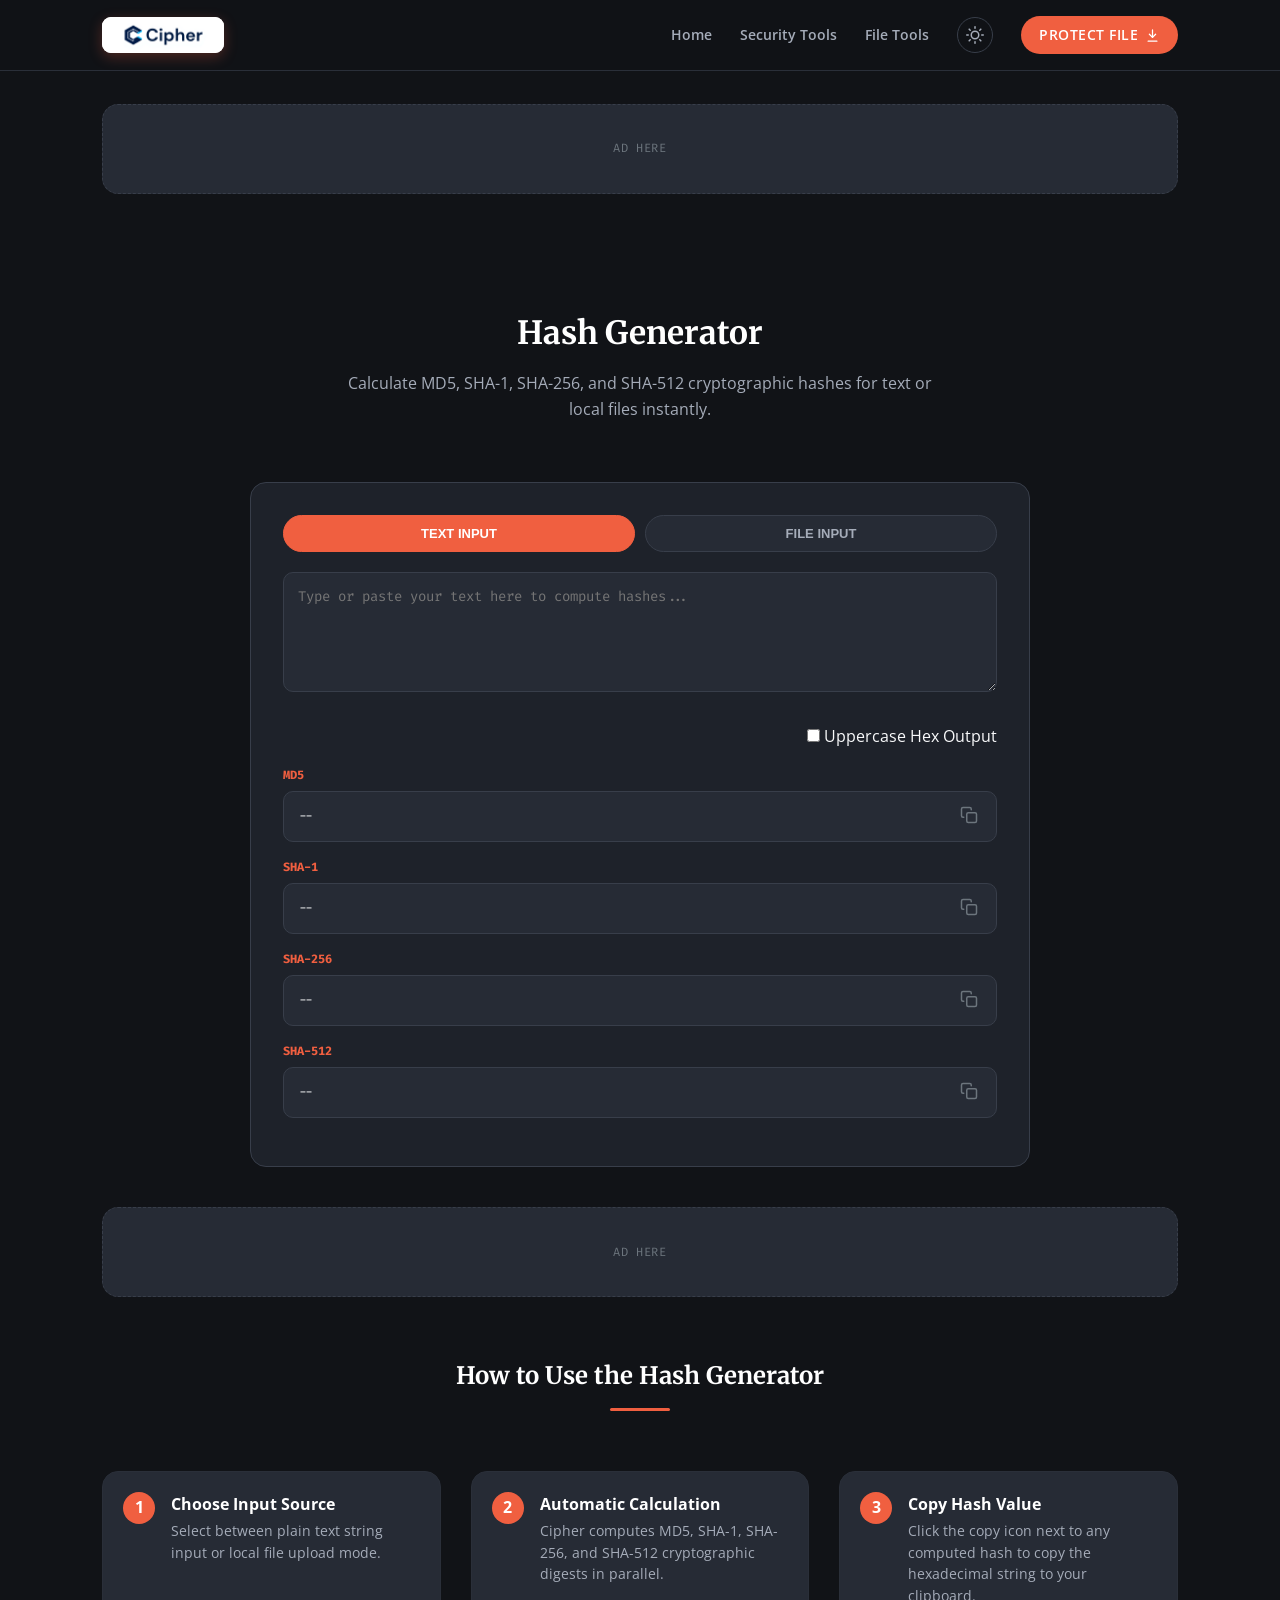
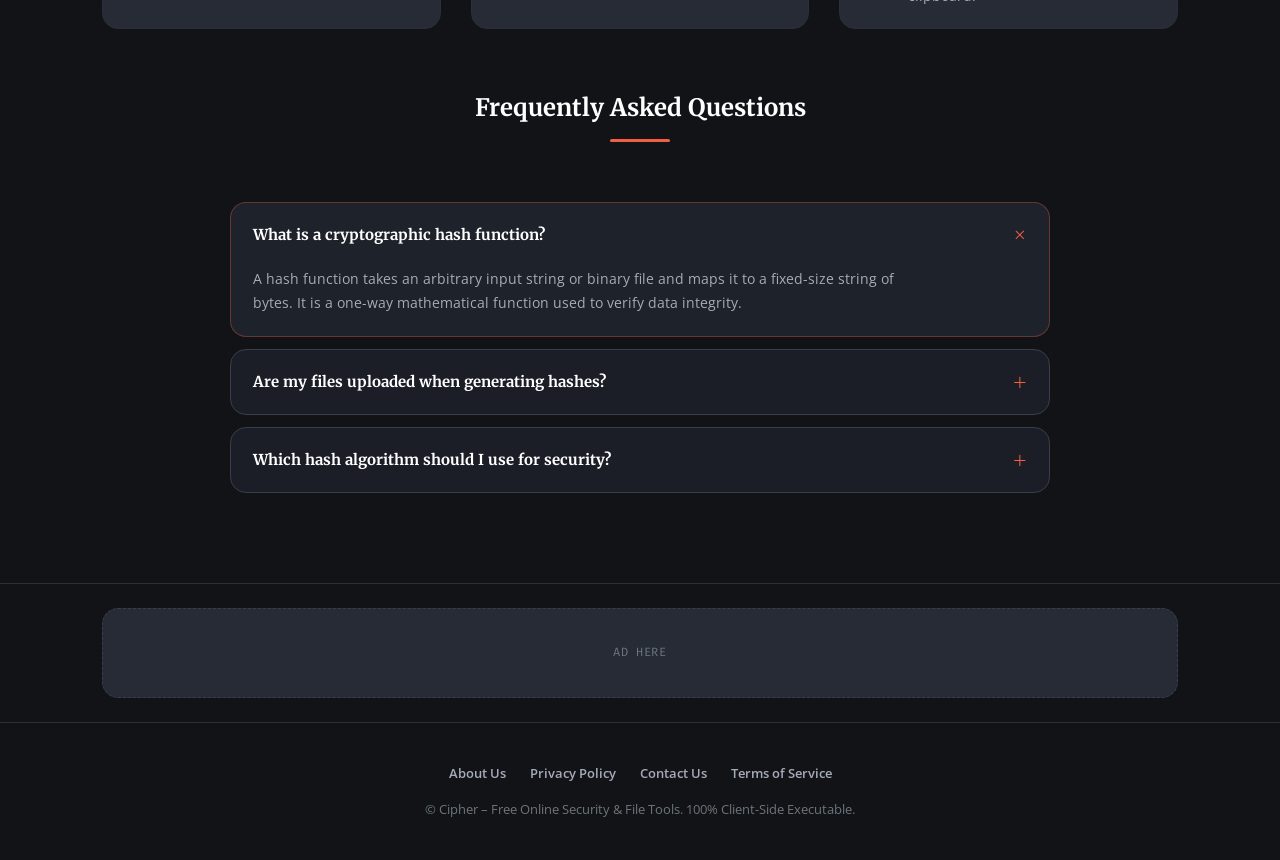
<file: tools/hash-generator/index.html>
<!DOCTYPE html>
<html lang="en" data-bs-theme="dark">

<head>
  <meta charset="UTF-8">
  <title>Online Hash Generator – MD5, SHA-1, SHA-256, SHA-512 | Cipher</title>
  <meta name="viewport" content="width=device-width, initial-scale=1, maximum-scale=1, user-scalable=no">
  <meta name="theme-color" content="#111317">
  <meta name="robots" content="index, follow">
  <meta name="description" content="Calculate MD5, SHA-1, SHA-256, and SHA-512 cryptographic hashes for text and files 100% client-side in your browser with zero server uploads.">
  <meta property="og:type" content="website">
  <meta property="og:title" content="Online Hash Generator – Cipher">
  <meta property="og:description" content="Calculate MD5, SHA-1, SHA-256, and SHA-512 hashes locally using Web Crypto API.">
  <meta property="og:image" content="/images/Cipher.png">
  <link rel="manifest" href="/manifest.webmanifest">
  <link rel="icon" type="image/svg+xml" href="/images/cipher-favicon.svg">
  <link rel="preconnect" href="https://fonts.googleapis.com">
  <link rel="preconnect" href="https://fonts.gstatic.com" crossorigin>
  <link href="https://fonts.googleapis.com/css2?family=Merriweather:ital,wght@0,300;0,400;0,700;0,900;1,300;1,400&family=Open+Sans:ital,wght@0,300;0,400;0,600;0,700;0,800;1,400&family=Fira+Code:wght@400;500;600&display=swap" rel="stylesheet">
  <link rel="stylesheet" href="/css/styles.css">
  <style>
    .tool-card-container {
      max-width: 780px;
      margin: 0 auto;
    }

    .input-mode-tabs {
      display: flex;
      gap: 10px;
      margin-bottom: 20px;
    }

    .input-mode-btn {
      flex: 1;
      padding: 10px;
      background: var(--surface-2);
      border: 1px solid var(--border);
      border-radius: var(--radius-pill);
      color: var(--text-2);
      font-weight: 700;
      font-size: 13px;
      cursor: pointer;
      text-transform: uppercase;
      transition: all 0.2s ease;
    }

    .input-mode-btn.active {
      background: var(--primary);
      color: #fff;
      border-color: var(--primary);
    }

    .hash-input-area {
      width: 100%;
      min-height: 120px;
      background: var(--surface-2);
      border: 1px solid var(--border);
      border-radius: var(--radius-control);
      color: var(--text);
      font-family: var(--font-mono);
      padding: 14px;
      font-size: 14px;
      margin-bottom: 24px;
      resize: vertical;
    }

    .hash-input-area:focus {
      outline: none;
      border-color: var(--primary);
      background: var(--surface-3);
    }

    .hash-result-row {
      display: flex;
      flex-direction: column;
      gap: 6px;
      margin-bottom: 16px;
    }

    .hash-label {
      font-family: var(--font-mono);
      font-size: 12px;
      font-weight: 700;
      color: var(--primary);
      text-transform: uppercase;
    }

    .hash-box {
      background: var(--surface-2);
      border: 1px solid var(--border);
      border-radius: var(--radius-control);
      padding: 10px 14px;
      display: flex;
      align-items: center;
      justify-content: space-between;
      gap: 12px;
    }

    .hash-value {
      font-family: var(--font-mono);
      font-size: 13px;
      color: var(--text);
      word-break: break-all;
    }

    .copy-icon-btn {
      background: transparent;
      border: none;
      color: var(--text-3);
      cursor: pointer;
      padding: 4px;
      border-radius: 4px;
      transition: color 0.2s;
      flex-shrink: 0;
    }

    .copy-icon-btn:hover {
      color: var(--primary);
    }

    .step-card {
      background: var(--surface-2);
      border: 1px solid var(--border-soft);
      border-radius: var(--radius-card);
      padding: 20px;
      display: flex;
      align-items: flex-start;
      gap: 16px;
    }

    .step-num {
      width: 32px;
      height: 32px;
      background: var(--primary);
      color: #fff;
      border-radius: 50%;
      display: flex;
      align-items: center;
      justify-content: center;
      font-weight: 700;
      flex-shrink: 0;
    }

    .how-to-section, .faq-section-tool {
      margin-top: 60px;
    }
  </style>
</head>

<body>

  <!-- Header -->
  <nav class="navbar">
    <div class="container">
      <a href="/" class="nav-brand">
        <span class="nav-brand-media" aria-hidden="true">
          <img src="/images/Cipher.png" alt="Cipher Logo">
        </span>
      </a>
      <button class="menu-toggle" id="menuToggle" type="button" aria-label="Toggle navigation" aria-expanded="false" aria-controls="navLinks">
        <span class="menu-toggle-label">Menu</span>
        <svg viewBox="0 0 24 24" aria-hidden="true" fill="none" stroke="currentColor" stroke-width="2" stroke-linecap="round">
          <path d="M4 7h16M4 12h16M4 17h16" />
        </svg>
      </button>
      <ul class="nav-links" id="navLinks">
        <li><a href="/">Home</a></li>
        <li><a href="/#security-tools">Security Tools</a></li>
        <li><a href="/#file-tools">File Tools</a></li>
        <li><button class="theme-toggle-btn" title="Toggle Theme" type="button"></button></li>
        <li>
          <a href="/tools/encrypt/" class="btn-nav">
            Protect File
            <svg class="protect-icon" viewBox="0 0 24 24" aria-hidden="true" fill="none" stroke="currentColor" stroke-width="2" stroke-linecap="round" stroke-linejoin="round">
              <path d="M12 3v12" /><path d="m7 10 5 5 5-5" /><path d="M5 21h14" />
            </svg>
          </a>
        </li>
      </ul>
    </div>
  </nav>

  <!-- Top Ad Placeholder -->
  <div class="container" style="margin-top: 80px;">
    <div class="ad-slot">Ad Here</div>
  </div>

  <!-- Main Tool Container -->
  <main class="section">
    <div class="container">
      <div class="section-header">
        <h1 class="section-title">Hash Generator</h1>
        <p class="section-sub">Calculate MD5, SHA-1, SHA-256, and SHA-512 cryptographic hashes for text or local files instantly.</p>
      </div>

      <div class="tool-card-container">
        <div class="feature-card" style="padding: 32px;">

          <!-- Mode Tabs -->
          <div class="input-mode-tabs">
            <button class="input-mode-btn active" id="textModeBtn" type="button">Text Input</button>
            <button class="input-mode-btn" id="fileModeBtn" type="button">File Input</button>
          </div>

          <!-- Text Input Section -->
          <div id="textInputSection">
            <textarea id="textSource" class="hash-input-area" placeholder="Type or paste your text here to compute hashes..."></textarea>
          </div>

          <!-- File Input Section -->
          <div id="fileInputSection" style="display: none; margin-bottom: 24px;">
            <div class="dropzone" id="fileDropzone">
              <div class="dz-icon">
                <svg viewBox="0 0 24 24" fill="none" stroke="currentColor" stroke-width="2" stroke-linecap="round" stroke-linejoin="round">
                  <path d="M12 16V4" />
                  <path d="M7 9l5-5 5 5" />
                  <path d="M4 16v3a2 2 0 0 0 2 2h12a2 2 0 0 0 2-2v-3" />
                </svg>
              </div>
              <div class="dz-title" id="dropzoneTitle">Drop a file here</div>
              <div class="dz-sub">or <b>click to browse</b> local files</div>
              <input type="file" id="hashFileInput" style="display: none;">
            </div>
          </div>

          <!-- Output Format Settings -->
          <div style="display: flex; justify-content: flex-end; margin-bottom: 16px;">
            <label class="checkbox-label">
              <input type="checkbox" id="chkUppercaseHash"> Uppercase Hex Output
            </label>
          </div>

          <!-- Hashes Results -->
          <div class="hash-result-row">
            <div class="hash-label">MD5</div>
            <div class="hash-box">
              <span class="hash-value" id="valMD5">--</span>
              <button class="copy-icon-btn" data-target="valMD5" type="button" title="Copy MD5"><svg width="18" height="18" viewBox="0 0 24 24" fill="none" stroke="currentColor" stroke-width="2" stroke-linecap="round" stroke-linejoin="round"><rect x="9" y="9" width="13" height="13" rx="2" ry="2"></rect><path d="M5 15H4a2 2 0 0 1-2-2V4a2 2 0 0 1 2-2h9a2 2 0 0 1 2 2v1"></path></svg></button>
            </div>
          </div>

          <div class="hash-result-row">
            <div class="hash-label">SHA-1</div>
            <div class="hash-box">
              <span class="hash-value" id="valSHA1">--</span>
              <button class="copy-icon-btn" data-target="valSHA1" type="button" title="Copy SHA-1"><svg width="18" height="18" viewBox="0 0 24 24" fill="none" stroke="currentColor" stroke-width="2" stroke-linecap="round" stroke-linejoin="round"><rect x="9" y="9" width="13" height="13" rx="2" ry="2"></rect><path d="M5 15H4a2 2 0 0 1-2-2V4a2 2 0 0 1 2-2h9a2 2 0 0 1 2 2v1"></path></svg></button>
            </div>
          </div>

          <div class="hash-result-row">
            <div class="hash-label">SHA-256</div>
            <div class="hash-box">
              <span class="hash-value" id="valSHA256">--</span>
              <button class="copy-icon-btn" data-target="valSHA256" type="button" title="Copy SHA-256"><svg width="18" height="18" viewBox="0 0 24 24" fill="none" stroke="currentColor" stroke-width="2" stroke-linecap="round" stroke-linejoin="round"><rect x="9" y="9" width="13" height="13" rx="2" ry="2"></rect><path d="M5 15H4a2 2 0 0 1-2-2V4a2 2 0 0 1 2-2h9a2 2 0 0 1 2 2v1"></path></svg></button>
            </div>
          </div>

          <div class="hash-result-row">
            <div class="hash-label">SHA-512</div>
            <div class="hash-box">
              <span class="hash-value" id="valSHA512">--</span>
              <button class="copy-icon-btn" data-target="valSHA512" type="button" title="Copy SHA-512"><svg width="18" height="18" viewBox="0 0 24 24" fill="none" stroke="currentColor" stroke-width="2" stroke-linecap="round" stroke-linejoin="round"><rect x="9" y="9" width="13" height="13" rx="2" ry="2"></rect><path d="M5 15H4a2 2 0 0 1-2-2V4a2 2 0 0 1 2-2h9a2 2 0 0 1 2 2v1"></path></svg></button>
            </div>
          </div>

        </div>
      </div>

      <!-- Tool Ad Placeholder -->
      <div class="ad-slot" style="margin-top: 40px;">Ad Here</div>

      <!-- How to Use Section -->
      <section class="how-to-section">
        <div class="section-header">
          <h2 class="section-title" style="font-size: 24px;">How to Use the Hash Generator</h2>
          <div class="section-divider"></div>
        </div>
        <div class="grid-3">
          <div class="step-card">
            <div class="step-num">1</div>
            <div>
              <h3 style="font-size: 16px; margin-bottom: 4px; color: #fff;">Choose Input Source</h3>
              <p style="font-size: 13.5px; color: var(--text-2);">Select between plain text string input or local file upload mode.</p>
            </div>
          </div>
          <div class="step-card">
            <div class="step-num">2</div>
            <div>
              <h3 style="font-size: 16px; margin-bottom: 4px; color: #fff;">Automatic Calculation</h3>
              <p style="font-size: 13.5px; color: var(--text-2);">Cipher computes MD5, SHA-1, SHA-256, and SHA-512 cryptographic digests in parallel.</p>
            </div>
          </div>
          <div class="step-card">
            <div class="step-num">3</div>
            <div>
              <h3 style="font-size: 16px; margin-bottom: 4px; color: #fff;">Copy Hash Value</h3>
              <p style="font-size: 13.5px; color: var(--text-2);">Click the copy icon next to any computed hash to copy the hexadecimal string to your clipboard.</p>
            </div>
          </div>
        </div>
      </section>

      <!-- FAQ Section -->
      <section class="faq-section-tool">
        <div class="section-header">
          <h2 class="section-title" style="font-size: 24px;">Frequently Asked Questions</h2>
          <div class="section-divider"></div>
        </div>
        <div class="faq-list">
          <details class="faq-item" open>
            <summary>What is a cryptographic hash function?</summary>
            <div class="faq-answer"><p>A hash function takes an arbitrary input string or binary file and maps it to a fixed-size string of bytes. It is a one-way mathematical function used to verify data integrity.</p></div>
          </details>
          <details class="faq-item">
            <summary>Are my files uploaded when generating hashes?</summary>
            <div class="faq-answer"><p>No. File buffer processing occurs 100% inside your browser using the native Web Crypto API and local client JavaScript libraries.</p></div>
          </details>
          <details class="faq-item">
            <summary>Which hash algorithm should I use for security?</summary>
            <div class="faq-answer"><p>SHA-256 and SHA-512 are recommended for modern security standards. MD5 and SHA-1 are included for checksum integrity verification of legacy software files.</p></div>
          </details>
        </div>
      </section>

    </div>
  </main>

  <!-- Footer Ad Placeholder -->
  <div class="container">
    <div class="ad-slot">Ad Here</div>
  </div>

  <!-- Footer -->
  <footer>
    <div class="container" style="display: flex; flex-direction: column; align-items: center; gap: 16px;">
      <div style="display: flex; gap: 24px; flex-wrap: wrap; justify-content: center; font-weight: 600;">
        <a href="/about/" style="color: var(--text-2);">About Us</a>
        <a href="/privacy/" style="color: var(--text-2);">Privacy Policy</a>
        <a href="/contact/" style="color: var(--text-2);">Contact Us</a>
        <a href="/terms/" style="color: var(--text-2);">Terms of Service</a>
      </div>
      <p>&copy; Cipher – Free Online Security & File Tools. 100% Client-Side Executable.</p>
    </div>
  </footer>

  <script src="/vendor/md5.min.js"></script>
  <script src="/js/common.js"></script>
  <script>
    document.addEventListener('DOMContentLoaded', () => {
      const textModeBtn = document.getElementById('textModeBtn');
      const fileModeBtn = document.getElementById('fileModeBtn');
      const textInputSection = document.getElementById('textInputSection');
      const fileInputSection = document.getElementById('fileInputSection');
      const textSource = document.getElementById('textSource');
      const fileDropzone = document.getElementById('fileDropzone');
      const hashFileInput = document.getElementById('hashFileInput');
      const dropzoneTitle = document.getElementById('dropzoneTitle');
      const chkUppercaseHash = document.getElementById('chkUppercaseHash');

      const valMD5 = document.getElementById('valMD5');
      const valSHA1 = document.getElementById('valSHA1');
      const valSHA256 = document.getElementById('valSHA256');
      const valSHA512 = document.getElementById('valSHA512');

      let currentMode = 'text';

      function bufferToHex(buffer) {
        return Array.from(new Uint8Array(buffer))
          .map(b => b.toString(16).padStart(2, '0'))
          .join('');
      }

      function formatHash(hashStr) {
        if (!hashStr || hashStr === '--') return '--';
        return chkUppercaseHash.checked ? hashStr.toUpperCase() : hashStr.toLowerCase();
      }

      async function computeWebCryptoHash(algorithm, buffer) {
        const hashBuffer = await crypto.subtle.digest(algorithm, buffer);
        return bufferToHex(hashBuffer);
      }

      async function processTextHashes() {
        const text = textSource.value;
        if (!text) {
          valMD5.textContent = '--';
          valSHA1.textContent = '--';
          valSHA256.textContent = '--';
          valSHA512.textContent = '--';
          return;
        }

        const enc = new TextEncoder();
        const buffer = enc.encode(text);

        // MD5 via blueimp-md5
        const md5Hex = typeof md5 === 'function' ? md5(text) : '--';
        const sha1Hex = await computeWebCryptoHash('SHA-1', buffer);
        const sha256Hex = await computeWebCryptoHash('SHA-256', buffer);
        const sha512Hex = await computeWebCryptoHash('SHA-512', buffer);

        valMD5.textContent = formatHash(md5Hex);
        valSHA1.textContent = formatHash(sha1Hex);
        valSHA256.textContent = formatHash(sha256Hex);
        valSHA512.textContent = formatHash(sha512Hex);
      }

      async function processFileHashes(file) {
        if (!file) return;
        dropzoneTitle.textContent = `Processing: ${file.name}`;

        const arrayBuffer = await file.arrayBuffer();

        // MD5 for ArrayBuffer using blueimp-md5
        const md5Hex = typeof md5 === 'function' ? md5(arrayBuffer) : '--';
        const sha1Hex = await computeWebCryptoHash('SHA-1', arrayBuffer);
        const sha256Hex = await computeWebCryptoHash('SHA-256', arrayBuffer);
        const sha512Hex = await computeWebCryptoHash('SHA-512', arrayBuffer);

        valMD5.textContent = formatHash(md5Hex);
        valSHA1.textContent = formatHash(sha1Hex);
        valSHA256.textContent = formatHash(sha256Hex);
        valSHA512.textContent = formatHash(sha512Hex);
      }

      textModeBtn.addEventListener('click', () => {
        currentMode = 'text';
        textModeBtn.classList.add('active');
        fileModeBtn.classList.remove('active');
        textInputSection.style.display = 'block';
        fileInputSection.style.display = 'none';
        processTextHashes();
      });

      fileModeBtn.addEventListener('click', () => {
        currentMode = 'file';
        fileModeBtn.classList.add('active');
        textModeBtn.classList.remove('active');
        fileInputSection.style.display = 'block';
        textInputSection.style.display = 'none';
      });

      textSource.addEventListener('input', processTextHashes);
      chkUppercaseHash.addEventListener('change', () => {
        valMD5.textContent = formatHash(valMD5.textContent);
        valSHA1.textContent = formatHash(valSHA1.textContent);
        valSHA256.textContent = formatHash(valSHA256.textContent);
        valSHA512.textContent = formatHash(valSHA512.textContent);
      });

      fileDropzone.addEventListener('click', () => hashFileInput.click());
      hashFileInput.addEventListener('change', (e) => {
        if (e.target.files && e.target.files[0]) {
          processFileHashes(e.target.files[0]);
        }
      });

      ['dragenter', 'dragover'].forEach(evt => {
        fileDropzone.addEventListener(evt, (e) => {
          e.preventDefault();
          fileDropzone.classList.add('drag');
        });
      });

      ['dragleave', 'drop'].forEach(evt => {
        fileDropzone.addEventListener(evt, (e) => {
          e.preventDefault();
          fileDropzone.classList.remove('drag');
        });
      });

      fileDropzone.addEventListener('drop', (e) => {
        if (e.dataTransfer.files && e.dataTransfer.files[0]) {
          processFileHashes(e.dataTransfer.files[0]);
        }
      });

      // Copy Buttons
      document.querySelectorAll('.copy-icon-btn').forEach(btn => {
        btn.addEventListener('click', () => {
          const targetId = btn.dataset.target;
          const valElement = document.getElementById(targetId);
          if (valElement && valElement.textContent !== '--') {
            navigator.clipboard.writeText(valElement.textContent).then(() => {
              const orig = btn.innerHTML;
              btn.innerHTML = `<span style="font-size:10px; font-weight:700; color:var(--success);">COPIED</span>`;
              setTimeout(() => btn.innerHTML = orig, 1500);
            });
          }
        });
      });
    });
  </script>
</body>

</html>
</file>
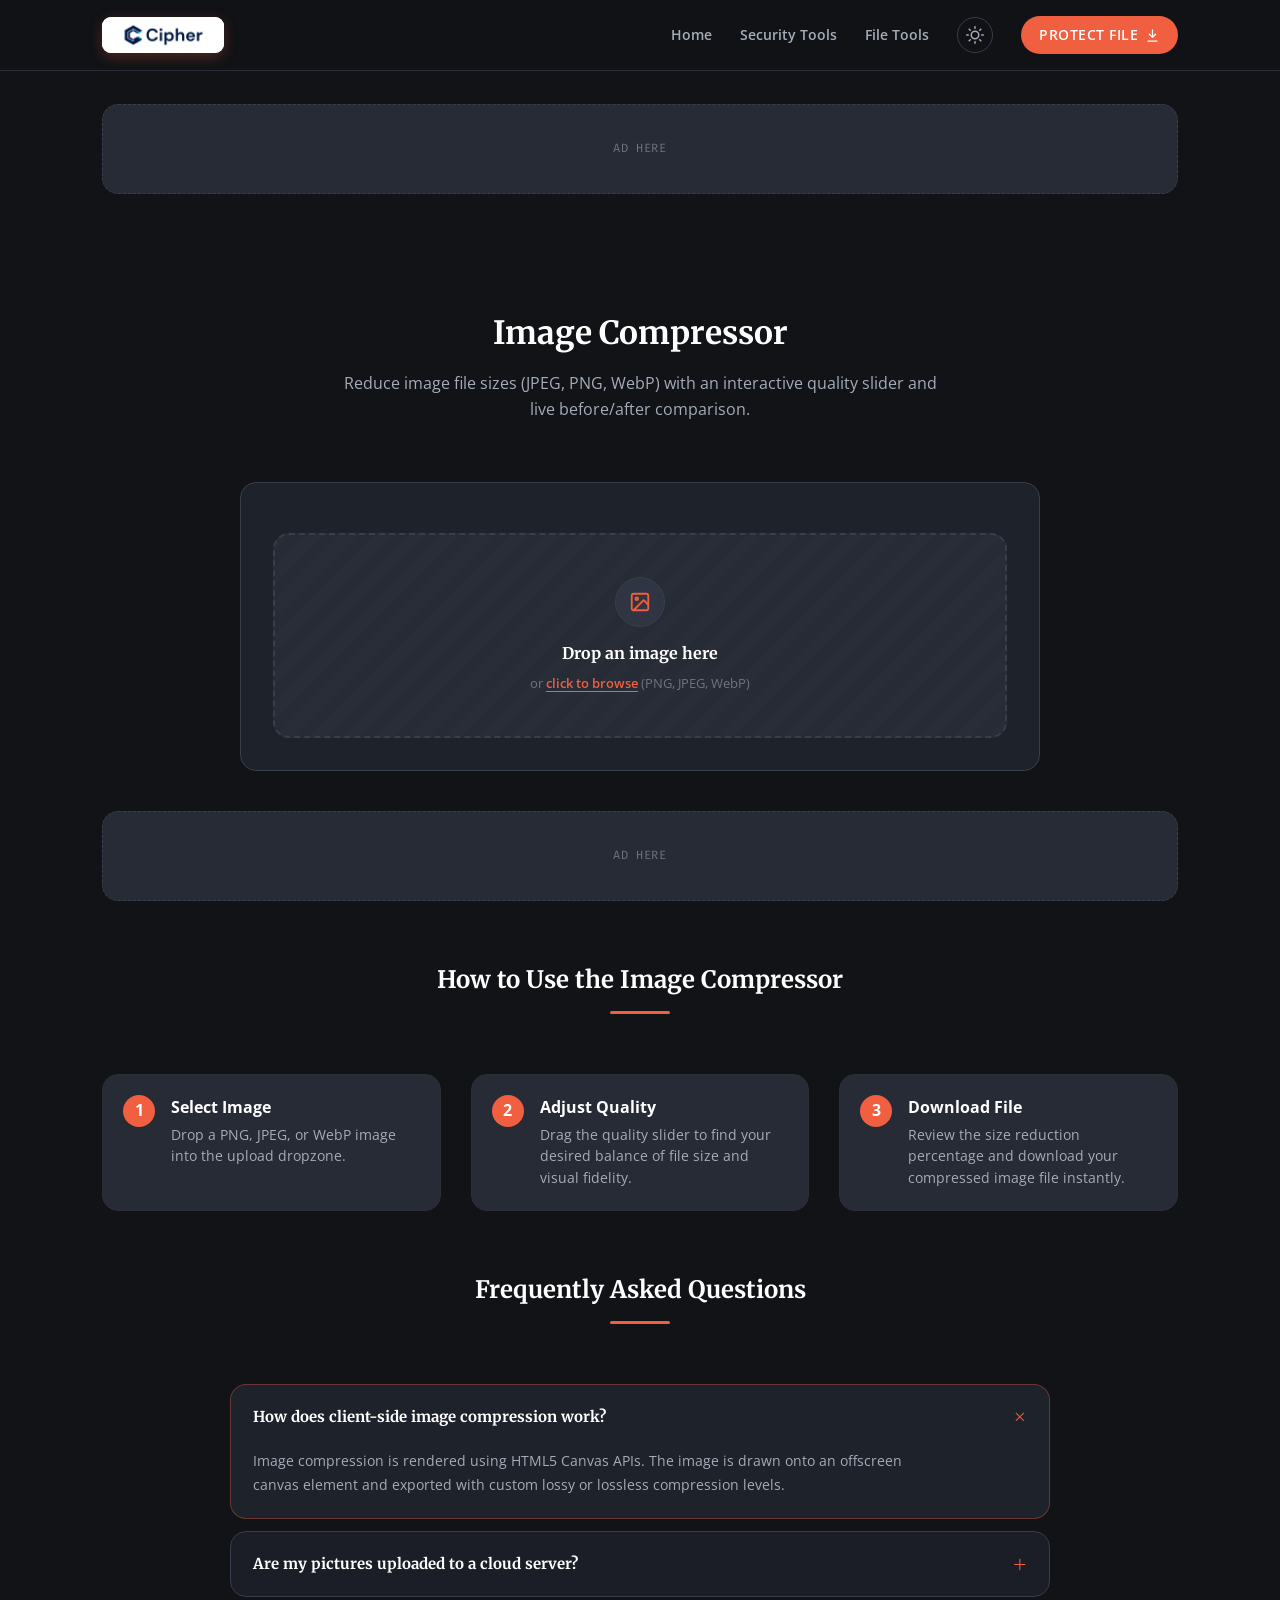
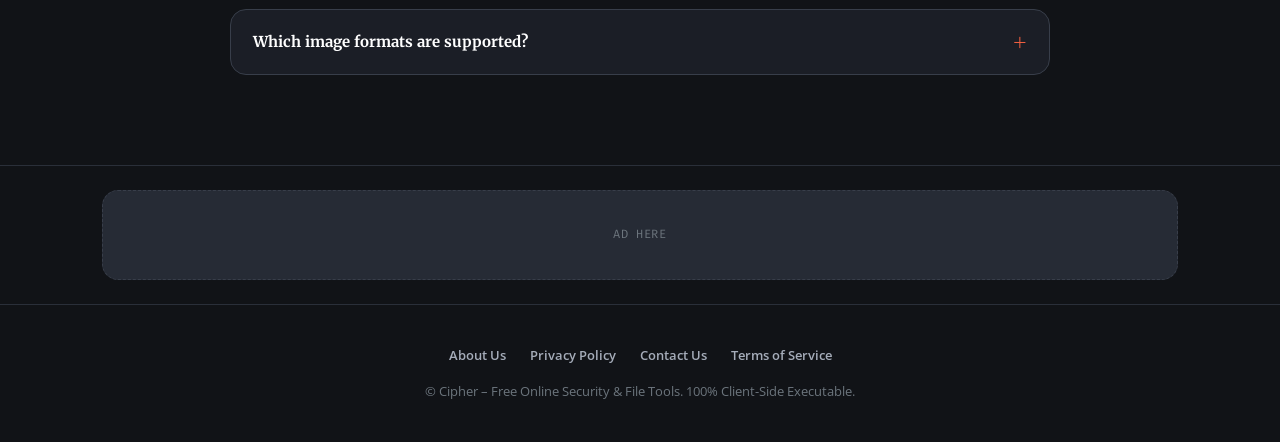
<file: tools/image-compressor/index.html>
<!DOCTYPE html>
<html lang="en" data-bs-theme="dark">

<head>
  <meta charset="UTF-8">
  <title>Free Client-Side Image Compressor – JPEG, PNG, WebP | Cipher</title>
  <meta name="viewport" content="width=device-width, initial-scale=1, maximum-scale=1, user-scalable=no">
  <meta name="theme-color" content="#111317">
  <meta name="robots" content="index, follow">
  <meta name="description" content="Compress PNG, JPEG, and WebP images locally in your browser. Quality slider, real-time before/after size comparison, zero uploads.">
  <meta property="og:type" content="website">
  <meta property="og:title" content="Free Client-Side Image Compressor – Cipher">
  <meta property="og:description" content="Compress image files locally with an interactive quality slider and instant download.">
  <meta property="og:image" content="/images/Cipher.png">
  <link rel="manifest" href="/manifest.webmanifest">
  <link rel="icon" type="image/svg+xml" href="/images/cipher-favicon.svg">
  <link rel="preconnect" href="https://fonts.googleapis.com">
  <link rel="preconnect" href="https://fonts.gstatic.com" crossorigin>
  <link href="https://fonts.googleapis.com/css2?family=Merriweather:ital,wght@0,300;0,400;0,700;0,900;1,300;1,400&family=Open+Sans:ital,wght@0,300;0,400;0,600;0,700;0,800;1,400&family=Fira+Code:wght@400;500;600&display=swap" rel="stylesheet">
  <link rel="stylesheet" href="/css/styles.css">
  <style>
    .tool-card-container {
      max-width: 800px;
      margin: 0 auto;
    }

    .comparison-grid {
      display: grid;
      grid-template-columns: repeat(auto-fit, minmax(260px, 1fr));
      gap: 20px;
      margin-top: 24px;
    }

    .img-box-card {
      background: var(--surface-2);
      border: 1px solid var(--border);
      border-radius: var(--radius-card);
      padding: 16px;
      display: flex;
      flex-direction: column;
      align-items: center;
    }

    .img-box-title {
      font-family: var(--font-mono);
      font-size: 12px;
      color: var(--primary);
      text-transform: uppercase;
      font-weight: 700;
      margin-bottom: 8px;
    }

    .img-preview-thumb {
      max-width: 100%;
      max-height: 200px;
      object-fit: contain;
      border-radius: 8px;
      border: 1px solid var(--border-soft);
      margin-bottom: 12px;
    }

    .size-badge {
      font-family: var(--font-mono);
      font-size: 13px;
      color: var(--text);
      background: var(--surface-3);
      padding: 4px 10px;
      border-radius: var(--radius-pill);
    }

    .step-card {
      background: var(--surface-2);
      border: 1px solid var(--border-soft);
      border-radius: var(--radius-card);
      padding: 20px;
      display: flex;
      align-items: flex-start;
      gap: 16px;
    }

    .step-num {
      width: 32px;
      height: 32px;
      background: var(--primary);
      color: #fff;
      border-radius: 50%;
      display: flex;
      align-items: center;
      justify-content: center;
      font-weight: 700;
      flex-shrink: 0;
    }

    .how-to-section, .faq-section-tool {
      margin-top: 60px;
    }
  </style>
</head>

<body>

  <!-- Header -->
  <nav class="navbar">
    <div class="container">
      <a href="/" class="nav-brand">
        <span class="nav-brand-media" aria-hidden="true">
          <img src="/images/Cipher.png" alt="Cipher Logo">
        </span>
      </a>
      <button class="menu-toggle" id="menuToggle" type="button" aria-label="Toggle navigation" aria-expanded="false" aria-controls="navLinks">
        <span class="menu-toggle-label">Menu</span>
        <svg viewBox="0 0 24 24" aria-hidden="true" fill="none" stroke="currentColor" stroke-width="2" stroke-linecap="round">
          <path d="M4 7h16M4 12h16M4 17h16" />
        </svg>
      </button>
      <ul class="nav-links" id="navLinks">
        <li><a href="/">Home</a></li>
        <li><a href="/#security-tools">Security Tools</a></li>
        <li><a href="/#file-tools">File Tools</a></li>
        <li><button class="theme-toggle-btn" title="Toggle Theme" type="button"></button></li>
        <li>
          <a href="/tools/encrypt/" class="btn-nav">
            Protect File
            <svg class="protect-icon" viewBox="0 0 24 24" aria-hidden="true" fill="none" stroke="currentColor" stroke-width="2" stroke-linecap="round" stroke-linejoin="round">
              <path d="M12 3v12" /><path d="m7 10 5 5 5-5" /><path d="M5 21h14" />
            </svg>
          </a>
        </li>
      </ul>
    </div>
  </nav>

  <!-- Top Ad Placeholder -->
  <div class="container" style="margin-top: 80px;">
    <div class="ad-slot">Ad Here</div>
  </div>

  <!-- Main Tool Container -->
  <main class="section">
    <div class="container">
      <div class="section-header">
        <h1 class="section-title">Image Compressor</h1>
        <p class="section-sub">Reduce image file sizes (JPEG, PNG, WebP) with an interactive quality slider and live before/after comparison.</p>
      </div>

      <div class="tool-card-container">
        <div class="feature-card" style="padding: 32px;">

          <!-- Dropzone -->
          <div class="dropzone" id="imgCompressDropzone">
            <div class="dz-icon">
              <svg viewBox="0 0 24 24" fill="none" stroke="currentColor" stroke-width="2" stroke-linecap="round" stroke-linejoin="round">
                <rect x="3" y="3" width="18" height="18" rx="2" ry="2"></rect>
                <circle cx="8.5" cy="8.5" r="1.5"></circle>
                <polyline points="21 15 16 10 5 21"></polyline>
              </svg>
            </div>
            <div class="dz-title" id="dropzoneLabel">Drop an image here</div>
            <div class="dz-sub">or <b>click to browse</b> (PNG, JPEG, WebP)</div>
            <input type="file" id="compressFileInput" accept="image/png, image/jpeg, image/webp" style="display: none;">
          </div>

          <!-- Controls Section -->
          <div id="compressionControls" style="display: none; margin-top: 24px;">
            <div class="slider-row" style="margin-bottom: 20px;">
              <div class="slider-label">
                <span>Compression Quality</span>
                <span id="qualityVal" style="color: var(--primary); font-family: var(--font-mono);">80%</span>
              </div>
              <input type="range" id="qualitySlider" class="slider-input" min="5" max="100" value="80">
            </div>

            <!-- Comparison Grid -->
            <div class="comparison-grid">
              <div class="img-box-card">
                <div class="img-box-title">Original Image</div>
                <img id="origPreview" class="img-preview-thumb" alt="Original Preview">
                <div class="size-badge" id="origSizeBadge">0 KB</div>
              </div>

              <div class="img-box-card">
                <div class="img-box-title">Compressed Image</div>
                <img id="compressedPreview" class="img-preview-thumb" alt="Compressed Preview">
                <div class="size-badge" id="compressedSizeBadge" style="color: var(--success);">0 KB</div>
              </div>
            </div>

            <div style="margin-top: 24px;">
              <button class="btn-primary" id="btnDownloadCompressed" type="button">Download Compressed Image</button>
            </div>
          </div>

        </div>
      </div>

      <!-- Tool Ad Placeholder -->
      <div class="ad-slot" style="margin-top: 40px;">Ad Here</div>

      <!-- How to Use Section -->
      <section class="how-to-section">
        <div class="section-header">
          <h2 class="section-title" style="font-size: 24px;">How to Use the Image Compressor</h2>
          <div class="section-divider"></div>
        </div>
        <div class="grid-3">
          <div class="step-card">
            <div class="step-num">1</div>
            <div>
              <h3 style="font-size: 16px; margin-bottom: 4px; color: #fff;">Select Image</h3>
              <p style="font-size: 13.5px; color: var(--text-2);">Drop a PNG, JPEG, or WebP image into the upload dropzone.</p>
            </div>
          </div>
          <div class="step-card">
            <div class="step-num">2</div>
            <div>
              <h3 style="font-size: 16px; margin-bottom: 4px; color: #fff;">Adjust Quality</h3>
              <p style="font-size: 13.5px; color: var(--text-2);">Drag the quality slider to find your desired balance of file size and visual fidelity.</p>
            </div>
          </div>
          <div class="step-card">
            <div class="step-num">3</div>
            <div>
              <h3 style="font-size: 16px; margin-bottom: 4px; color: #fff;">Download File</h3>
              <p style="font-size: 13.5px; color: var(--text-2);">Review the size reduction percentage and download your compressed image file instantly.</p>
            </div>
          </div>
        </div>
      </section>

      <!-- FAQ Section -->
      <section class="faq-section-tool">
        <div class="section-header">
          <h2 class="section-title" style="font-size: 24px;">Frequently Asked Questions</h2>
          <div class="section-divider"></div>
        </div>
        <div class="faq-list">
          <details class="faq-item" open>
            <summary>How does client-side image compression work?</summary>
            <div class="faq-answer"><p>Image compression is rendered using HTML5 Canvas APIs. The image is drawn onto an offscreen canvas element and exported with custom lossy or lossless compression levels.</p></div>
          </details>
          <details class="faq-item">
            <summary>Are my pictures uploaded to a cloud server?</summary>
            <div class="faq-answer"><p>No. The canvas processing happens entirely in your local browser memory. No network uploads take place.</p></div>
          </details>
          <details class="faq-item">
            <summary>Which image formats are supported?</summary>
            <div class="faq-answer"><p>Cipher Image Compressor supports standard web formats including JPEG, PNG, and WebP.</p></div>
          </details>
        </div>
      </section>

    </div>
  </main>

  <!-- Footer Ad Placeholder -->
  <div class="container">
    <div class="ad-slot">Ad Here</div>
  </div>

  <!-- Footer -->
  <footer>
    <div class="container" style="display: flex; flex-direction: column; align-items: center; gap: 16px;">
      <div style="display: flex; gap: 24px; flex-wrap: wrap; justify-content: center; font-weight: 600;">
        <a href="/about/" style="color: var(--text-2);">About Us</a>
        <a href="/privacy/" style="color: var(--text-2);">Privacy Policy</a>
        <a href="/contact/" style="color: var(--text-2);">Contact Us</a>
        <a href="/terms/" style="color: var(--text-2);">Terms of Service</a>
      </div>
      <p>&copy; Cipher – Free Online Security & File Tools. 100% Client-Side Executable.</p>
    </div>
  </footer>

  <script src="/js/common.js"></script>
  <script>
    document.addEventListener('DOMContentLoaded', () => {
      const imgCompressDropzone = document.getElementById('imgCompressDropzone');
      const compressFileInput = document.getElementById('compressFileInput');
      const dropzoneLabel = document.getElementById('dropzoneLabel');
      const compressionControls = document.getElementById('compressionControls');
      const qualitySlider = document.getElementById('qualitySlider');
      const qualityVal = document.getElementById('qualityVal');

      const origPreview = document.getElementById('origPreview');
      const compressedPreview = document.getElementById('compressedPreview');
      const origSizeBadge = document.getElementById('origSizeBadge');
      const compressedSizeBadge = document.getElementById('compressedSizeBadge');
      const btnDownloadCompressed = document.getElementById('btnDownloadCompressed');

      let loadedImageFile = null;
      let loadedImageElement = null;
      let compressedBlob = null;

      function formatBytes(bytes) {
        if (bytes === 0) return '0 Bytes';
        const k = 1024;
        const sizes = ['Bytes', 'KB', 'MB', 'GB'];
        const i = Math.floor(Math.log(bytes) / Math.log(k));
        return parseFloat((bytes / Math.pow(k, i)).toFixed(1)) + ' ' + sizes[i];
      }

      function processCompression() {
        if (!loadedImageElement || !loadedImageFile) return;

        const quality = parseInt(qualitySlider.value, 10) / 100;
        const canvas = document.createElement('canvas');
        canvas.width = loadedImageElement.naturalWidth;
        canvas.height = loadedImageElement.naturalHeight;

        const ctx = canvas.getContext('2d');
        ctx.drawImage(loadedImageElement, 0, 0);

        const mimeType = loadedImageFile.type === 'image/png' ? 'image/webp' : loadedImageFile.type;

        canvas.toBlob((blob) => {
          if (!blob) return;
          compressedBlob = blob;
          const compressedUrl = URL.createObjectURL(blob);
          compressedPreview.src = compressedUrl;

          const origSize = loadedImageFile.size;
          const compSize = blob.size;
          const savings = Math.round(((origSize - compSize) / origSize) * 100);

          origSizeBadge.textContent = formatBytes(origSize);
          compressedSizeBadge.textContent = `${formatBytes(compSize)} (${savings > 0 ? '-' + savings + '%' : '+0%'})`;
        }, mimeType, quality);
      }

      function loadSelectedImage(file) {
        if (!file || !file.type.startsWith('image/')) return;
        loadedImageFile = file;
        dropzoneLabel.textContent = file.name;

        const reader = new FileReader();
        reader.onload = (e) => {
          const img = new Image();
          img.onload = () => {
            loadedImageElement = img;
            origPreview.src = e.target.result;
            compressionControls.style.display = 'block';
            processCompression();
          };
          img.src = e.target.result;
        };
        reader.readAsDataURL(file);
      }

      imgCompressDropzone.addEventListener('click', () => compressFileInput.click());
      compressFileInput.addEventListener('change', (e) => {
        if (e.target.files && e.target.files[0]) loadSelectedImage(e.target.files[0]);
      });

      ['dragenter', 'dragover'].forEach(evt => {
        imgCompressDropzone.addEventListener(evt, (e) => {
          e.preventDefault();
          imgCompressDropzone.classList.add('drag');
        });
      });

      ['dragleave', 'drop'].forEach(evt => {
        imgCompressDropzone.addEventListener(evt, (e) => {
          e.preventDefault();
          imgCompressDropzone.classList.remove('drag');
        });
      });

      imgCompressDropzone.addEventListener('drop', (e) => {
        if (e.dataTransfer.files && e.dataTransfer.files[0]) {
          loadSelectedImage(e.dataTransfer.files[0]);
        }
      });

      qualitySlider.addEventListener('input', () => {
        qualityVal.textContent = qualitySlider.value + '%';
        processCompression();
      });

      btnDownloadCompressed.addEventListener('click', () => {
        if (!compressedBlob || !loadedImageFile) return;
        const ext = loadedImageFile.type === 'image/png' ? '.webp' : (loadedImageFile.name.substring(loadedImageFile.name.lastIndexOf('.')) || '.jpg');
        const filename = loadedImageFile.name.replace(/\.[^/.]+$/, "") + '-compressed' + ext;

        const url = URL.createObjectURL(compressedBlob);
        const a = document.createElement('a');
        a.href = url;
        a.download = filename;
        document.body.appendChild(a);
        a.click();
        a.remove();
        setTimeout(() => URL.revokeObjectURL(url), 1000);
      });
    });
  </script>
</body>

</html>
</file>
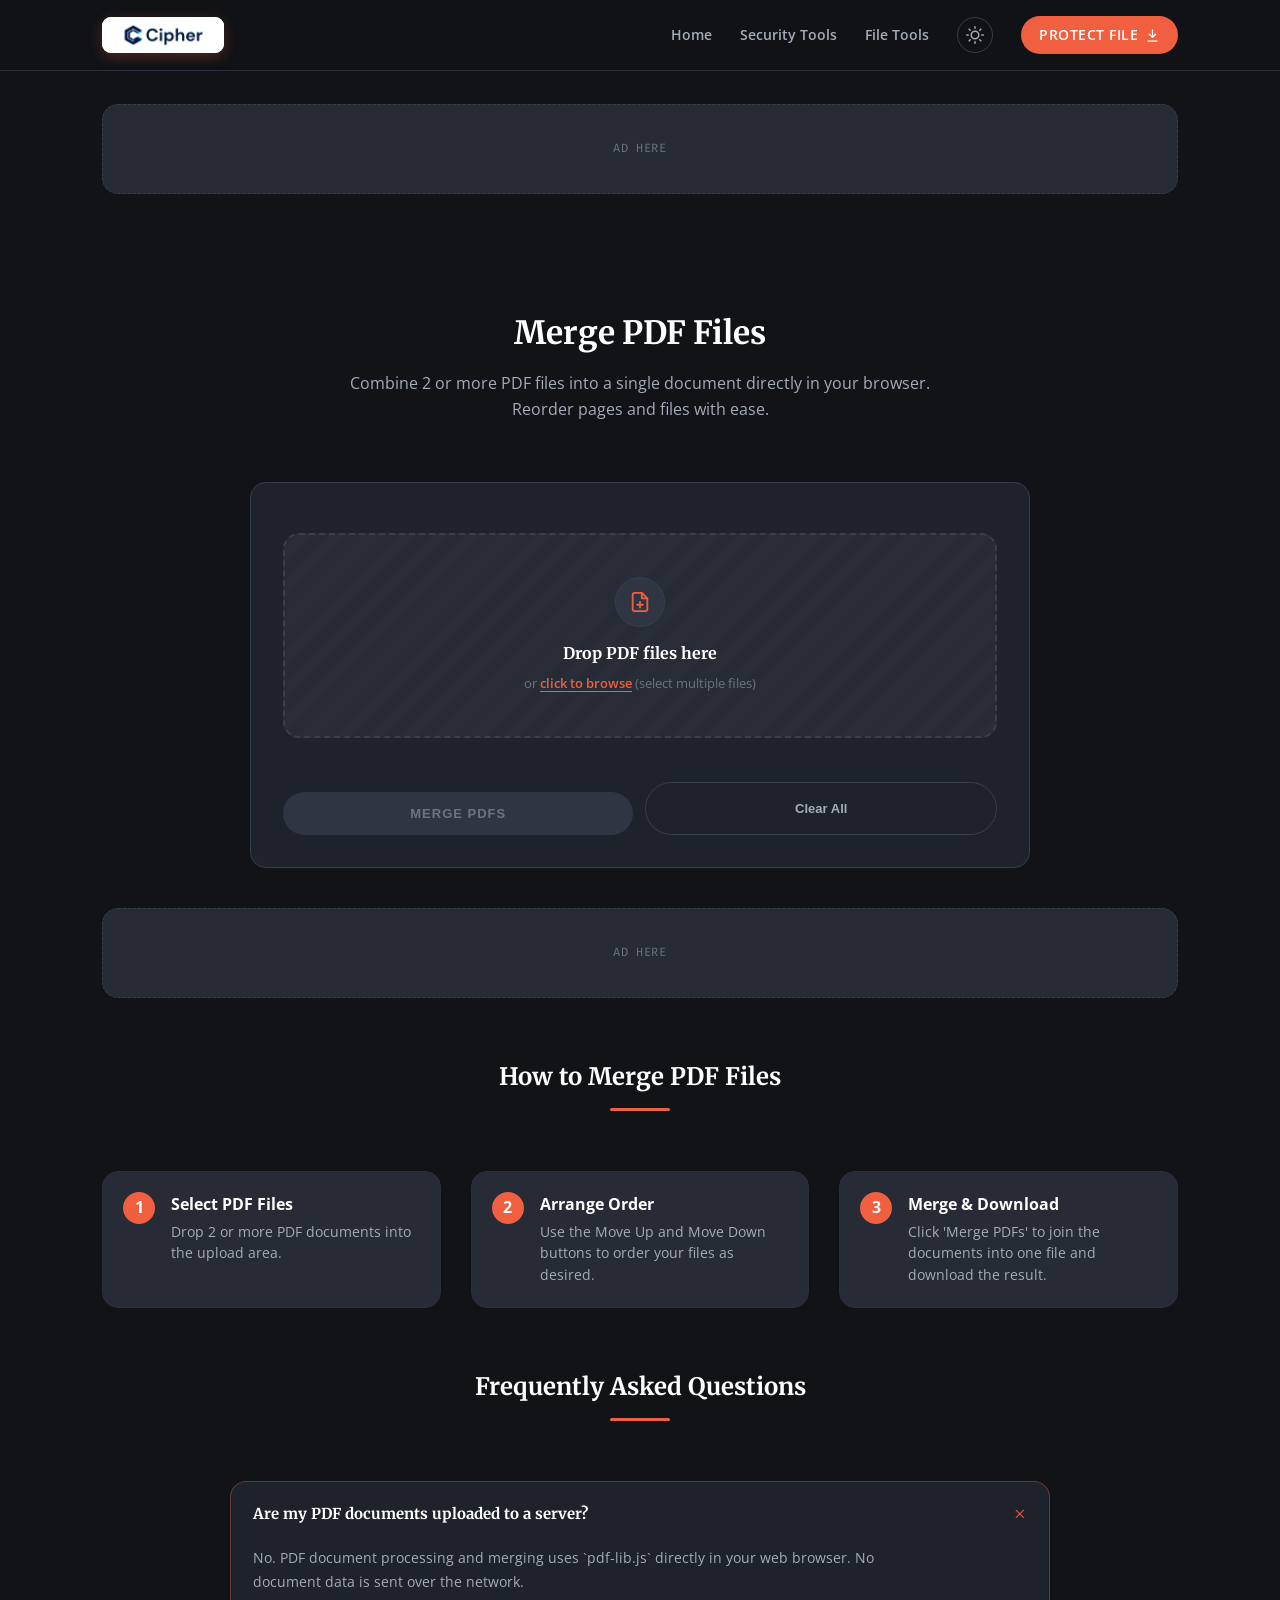
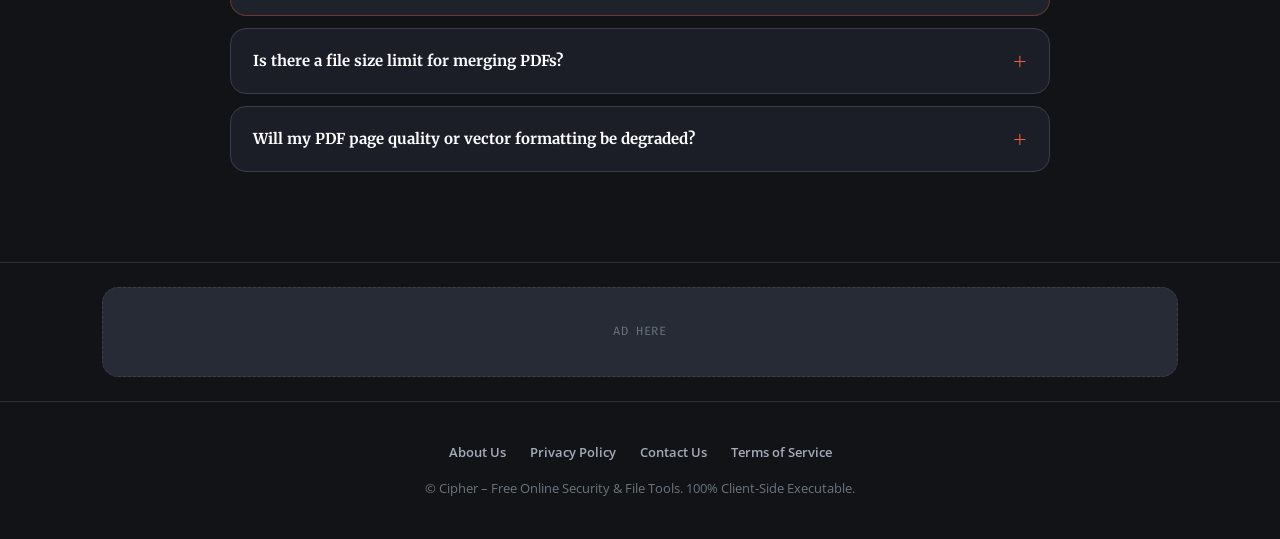
<file: tools/merge-pdf/index.html>
<!DOCTYPE html>
<html lang="en" data-bs-theme="dark">

<head>
  <meta charset="UTF-8">
  <title>Merge PDF Files Free Online – Client-Side PDF Joiner | Cipher</title>
  <meta name="viewport" content="width=device-width, initial-scale=1, maximum-scale=1, user-scalable=no">
  <meta name="theme-color" content="#111317">
  <meta name="robots" content="index, follow">
  <meta name="description" content="Combine multiple PDF documents into a single PDF file 100% locally in your web browser with zero uploads using pdf-lib.js.">
  <meta property="og:type" content="website">
  <meta property="og:title" content="Merge PDF Files Free Online – Cipher">
  <meta property="og:description" content="Combine multiple PDF files into one document in your browser. Zero file uploads, 100% private.">
  <meta property="og:image" content="/images/Cipher.png">
  <link rel="manifest" href="/manifest.webmanifest">
  <link rel="icon" type="image/svg+xml" href="/images/cipher-favicon.svg">
  <link rel="preconnect" href="https://fonts.googleapis.com">
  <link rel="preconnect" href="https://fonts.gstatic.com" crossorigin>
  <link href="https://fonts.googleapis.com/css2?family=Merriweather:ital,wght@0,300;0,400;0,700;0,900;1,300;1,400&family=Open+Sans:ital,wght@0,300;0,400;0,600;0,700;0,800;1,400&family=Fira+Code:wght@400;500;600&display=swap" rel="stylesheet">
  <link rel="stylesheet" href="/css/styles.css">
  <style>
    .tool-card-container {
      max-width: 780px;
      margin: 0 auto;
    }

    .pdf-list-panel {
      margin-top: 20px;
      display: flex;
      flex-direction: column;
      gap: 10px;
    }

    .pdf-item-row {
      background: var(--surface-2);
      border: 1px solid var(--border);
      border-radius: 10px;
      padding: 12px 16px;
      display: flex;
      align-items: center;
      justify-content: space-between;
      gap: 12px;
    }

    .pdf-item-meta {
      display: flex;
      align-items: center;
      gap: 10px;
      overflow: hidden;
    }

    .pdf-item-name {
      font-size: 14px;
      font-weight: 600;
      color: var(--text);
      white-space: nowrap;
      overflow: hidden;
      text-overflow: ellipsis;
    }

    .pdf-item-size {
      font-family: var(--font-mono);
      font-size: 11px;
      color: var(--text-3);
      white-space: nowrap;
    }

    .pdf-item-actions {
      display: flex;
      align-items: center;
      gap: 6px;
      flex-shrink: 0;
    }

    .action-sm-btn {
      background: var(--surface-3);
      border: 1px solid var(--border);
      color: var(--text-2);
      padding: 4px 8px;
      border-radius: 6px;
      cursor: pointer;
      font-size: 12px;
      transition: all 0.2s ease;
    }

    .action-sm-btn:hover {
      background: var(--primary);
      color: #fff;
    }

    .step-card {
      background: var(--surface-2);
      border: 1px solid var(--border-soft);
      border-radius: var(--radius-card);
      padding: 20px;
      display: flex;
      align-items: flex-start;
      gap: 16px;
    }

    .step-num {
      width: 32px;
      height: 32px;
      background: var(--primary);
      color: #fff;
      border-radius: 50%;
      display: flex;
      align-items: center;
      justify-content: center;
      font-weight: 700;
      flex-shrink: 0;
    }

    .how-to-section, .faq-section-tool {
      margin-top: 60px;
    }
  </style>
</head>

<body>

  <!-- Header -->
  <nav class="navbar">
    <div class="container">
      <a href="/" class="nav-brand">
        <span class="nav-brand-media" aria-hidden="true">
          <img src="/images/Cipher.png" alt="Cipher Logo">
        </span>
      </a>
      <button class="menu-toggle" id="menuToggle" type="button" aria-label="Toggle navigation" aria-expanded="false" aria-controls="navLinks">
        <span class="menu-toggle-label">Menu</span>
        <svg viewBox="0 0 24 24" aria-hidden="true" fill="none" stroke="currentColor" stroke-width="2" stroke-linecap="round">
          <path d="M4 7h16M4 12h16M4 17h16" />
        </svg>
      </button>
      <ul class="nav-links" id="navLinks">
        <li><a href="/">Home</a></li>
        <li><a href="/#security-tools">Security Tools</a></li>
        <li><a href="/#file-tools">File Tools</a></li>
        <li><button class="theme-toggle-btn" title="Toggle Theme" type="button"></button></li>
        <li>
          <a href="/tools/encrypt/" class="btn-nav">
            Protect File
            <svg class="protect-icon" viewBox="0 0 24 24" aria-hidden="true" fill="none" stroke="currentColor" stroke-width="2" stroke-linecap="round" stroke-linejoin="round">
              <path d="M12 3v12" /><path d="m7 10 5 5 5-5" /><path d="M5 21h14" />
            </svg>
          </a>
        </li>
      </ul>
    </div>
  </nav>

  <!-- Top Ad Placeholder -->
  <div class="container" style="margin-top: 80px;">
    <div class="ad-slot">Ad Here</div>
  </div>

  <!-- Main Tool Container -->
  <main class="section">
    <div class="container">
      <div class="section-header">
        <h1 class="section-title">Merge PDF Files</h1>
        <p class="section-sub">Combine 2 or more PDF files into a single document directly in your browser. Reorder pages and files with ease.</p>
      </div>

      <div class="tool-card-container">
        <div class="feature-card" style="padding: 32px;">

          <!-- Dropzone -->
          <div class="dropzone" id="pdfDropzone">
            <div class="dz-icon">
              <svg viewBox="0 0 24 24" fill="none" stroke="currentColor" stroke-width="2" stroke-linecap="round" stroke-linejoin="round">
                <path d="M14 2H6a2 2 0 0 0-2 2v16a2 2 0 0 0 2 2h12a2 2 0 0 0 2-2V8z"></path>
                <polyline points="14 2 14 8 20 8"></polyline>
                <line x1="12" y1="18" x2="12" y2="12"></line>
                <line x1="9" y1="15" x2="15" y2="15"></line>
              </svg>
            </div>
            <div class="dz-title">Drop PDF files here</div>
            <div class="dz-sub">or <b>click to browse</b> (select multiple files)</div>
            <input type="file" id="pdfFileInput" accept="application/pdf" multiple style="display: none;">
          </div>

          <!-- Selected PDFs List -->
          <div class="pdf-list-panel" id="pdfListContainer"></div>

          <div style="margin-top: 24px; display: flex; gap: 12px;">
            <button class="btn-primary" id="btnMergePDF" type="button" disabled>Merge PDFs</button>
            <button class="btn-ghost" id="btnClearPDFs" type="button" style="margin-top:0;">Clear All</button>
          </div>

        </div>
      </div>

      <!-- Tool Ad Placeholder -->
      <div class="ad-slot" style="margin-top: 40px;">Ad Here</div>

      <!-- How to Use Section -->
      <section class="how-to-section">
        <div class="section-header">
          <h2 class="section-title" style="font-size: 24px;">How to Merge PDF Files</h2>
          <div class="section-divider"></div>
        </div>
        <div class="grid-3">
          <div class="step-card">
            <div class="step-num">1</div>
            <div>
              <h3 style="font-size: 16px; margin-bottom: 4px; color: #fff;">Select PDF Files</h3>
              <p style="font-size: 13.5px; color: var(--text-2);">Drop 2 or more PDF documents into the upload area.</p>
            </div>
          </div>
          <div class="step-card">
            <div class="step-num">2</div>
            <div>
              <h3 style="font-size: 16px; margin-bottom: 4px; color: #fff;">Arrange Order</h3>
              <p style="font-size: 13.5px; color: var(--text-2);">Use the Move Up and Move Down buttons to order your files as desired.</p>
            </div>
          </div>
          <div class="step-card">
            <div class="step-num">3</div>
            <div>
              <h3 style="font-size: 16px; margin-bottom: 4px; color: #fff;">Merge & Download</h3>
              <p style="font-size: 13.5px; color: var(--text-2);">Click 'Merge PDFs' to join the documents into one file and download the result.</p>
            </div>
          </div>
        </div>
      </section>

      <!-- FAQ Section -->
      <section class="faq-section-tool">
        <div class="section-header">
          <h2 class="section-title" style="font-size: 24px;">Frequently Asked Questions</h2>
          <div class="section-divider"></div>
        </div>
        <div class="faq-list">
          <details class="faq-item" open>
            <summary>Are my PDF documents uploaded to a server?</summary>
            <div class="faq-answer"><p>No. PDF document processing and merging uses `pdf-lib.js` directly in your web browser. No document data is sent over the network.</p></div>
          </details>
          <details class="faq-item">
            <summary>Is there a file size limit for merging PDFs?</summary>
            <div class="faq-answer"><p>Because processing relies on your device's RAM and CPU, you can merge documents of any size as long as your browser memory permits.</p></div>
          </details>
          <details class="faq-item">
            <summary>Will my PDF page quality or vector formatting be degraded?</summary>
            <div class="faq-answer"><p>No. PDF page contents, vector fonts, and layout structures are copied page-by-page into the new container document without rasterizing or losing clarity.</p></div>
          </details>
        </div>
      </section>

    </div>
  </main>

  <!-- Footer Ad Placeholder -->
  <div class="container">
    <div class="ad-slot">Ad Here</div>
  </div>

  <!-- Footer -->
  <footer>
    <div class="container" style="display: flex; flex-direction: column; align-items: center; gap: 16px;">
      <div style="display: flex; gap: 24px; flex-wrap: wrap; justify-content: center; font-weight: 600;">
        <a href="/about/" style="color: var(--text-2);">About Us</a>
        <a href="/privacy/" style="color: var(--text-2);">Privacy Policy</a>
        <a href="/contact/" style="color: var(--text-2);">Contact Us</a>
        <a href="/terms/" style="color: var(--text-2);">Terms of Service</a>
      </div>
      <p>&copy; Cipher – Free Online Security & File Tools. 100% Client-Side Executable.</p>
    </div>
  </footer>

  <script src="/vendor/pdf-lib.min.js"></script>
  <script src="/js/common.js"></script>
  <script>
    document.addEventListener('DOMContentLoaded', () => {
      const pdfDropzone = document.getElementById('pdfDropzone');
      const pdfFileInput = document.getElementById('pdfFileInput');
      const pdfListContainer = document.getElementById('pdfListContainer');
      const btnMergePDF = document.getElementById('btnMergePDF');
      const btnClearPDFs = document.getElementById('btnClearPDFs');

      let selectedPdfFiles = [];

      function formatBytes(bytes) {
        if (bytes === 0) return '0 Bytes';
        const k = 1024;
        const sizes = ['Bytes', 'KB', 'MB', 'GB'];
        const i = Math.floor(Math.log(bytes) / Math.log(k));
        return parseFloat((bytes / Math.pow(k, i)).toFixed(1)) + ' ' + sizes[i];
      }

      function renderPdfList() {
        pdfListContainer.innerHTML = '';
        btnMergePDF.disabled = selectedPdfFiles.length < 2;

        selectedPdfFiles.forEach((file, index) => {
          const row = document.createElement('div');
          row.className = 'pdf-item-row';
          row.innerHTML = `
            <div class="pdf-item-meta">
              <svg width="20" height="20" viewBox="0 0 24 24" fill="none" stroke="var(--primary)" stroke-width="2" stroke-linecap="round" stroke-linejoin="round"><path d="M14 2H6a2 2 0 0 0-2 2v16a2 2 0 0 0 2 2h12a2 2 0 0 0 2-2V8z"></path><polyline points="14 2 14 8 20 8"></polyline></svg>
              <div>
                <div class="pdf-item-name">${file.name}</div>
                <div class="pdf-item-size">${formatBytes(file.size)}</div>
              </div>
            </div>
            <div class="pdf-item-actions">
              ${index > 0 ? `<button class="action-sm-btn btn-up" data-index="${index}">↑ Move Up</button>` : ''}
              ${index < selectedPdfFiles.length - 1 ? `<button class="action-sm-btn btn-down" data-index="${index}">↓ Move Down</button>` : ''}
              <button class="action-sm-btn btn-remove" data-index="${index}" style="color: var(--error);">✕ Remove</button>
            </div>
          `;
          pdfListContainer.appendChild(row);
        });

        // Event listeners for reorder/remove
        pdfListContainer.querySelectorAll('.btn-up').forEach(btn => {
          btn.addEventListener('click', () => {
            const idx = parseInt(btn.dataset.index, 10);
            const temp = selectedPdfFiles[idx];
            selectedPdfFiles[idx] = selectedPdfFiles[idx - 1];
            selectedPdfFiles[idx - 1] = temp;
            renderPdfList();
          });
        });

        pdfListContainer.querySelectorAll('.btn-down').forEach(btn => {
          btn.addEventListener('click', () => {
            const idx = parseInt(btn.dataset.index, 10);
            const temp = selectedPdfFiles[idx];
            selectedPdfFiles[idx] = selectedPdfFiles[idx + 1];
            selectedPdfFiles[idx + 1] = temp;
            renderPdfList();
          });
        });

        pdfListContainer.querySelectorAll('.btn-remove').forEach(btn => {
          btn.addEventListener('click', () => {
            const idx = parseInt(btn.dataset.index, 10);
            selectedPdfFiles.splice(idx, 1);
            renderPdfList();
          });
        });
      }

      function addPdfFiles(files) {
        Array.from(files).forEach(f => {
          if (f.type === 'application/pdf' || f.name.toLowerCase().endsWith('.pdf')) {
            selectedPdfFiles.push(f);
          }
        });
        renderPdfList();
      }

      pdfDropzone.addEventListener('click', () => pdfFileInput.click());
      pdfFileInput.addEventListener('change', (e) => {
        if (e.target.files && e.target.files.length) {
          addPdfFiles(e.target.files);
          pdfFileInput.value = '';
        }
      });

      ['dragenter', 'dragover'].forEach(evt => {
        pdfDropzone.addEventListener(evt, (e) => {
          e.preventDefault();
          pdfDropzone.classList.add('drag');
        });
      });

      ['dragleave', 'drop'].forEach(evt => {
        pdfDropzone.addEventListener(evt, (e) => {
          e.preventDefault();
          pdfDropzone.classList.remove('drag');
        });
      });

      pdfDropzone.addEventListener('drop', (e) => {
        if (e.dataTransfer.files && e.dataTransfer.files.length) {
          addPdfFiles(e.dataTransfer.files);
        }
      });

      btnClearPDFs.addEventListener('click', () => {
        selectedPdfFiles = [];
        renderPdfList();
      });

      btnMergePDF.addEventListener('click', async () => {
        if (selectedPdfFiles.length < 2) return;
        btnMergePDF.disabled = true;
        btnMergePDF.textContent = 'Merging PDFs...';

        try {
          const mergedPdf = await PDFLib.PDFDocument.create();

          for (const file of selectedPdfFiles) {
            const arrayBuffer = await file.arrayBuffer();
            const pdfDoc = await PDFLib.PDFDocument.load(arrayBuffer);
            const copiedPages = await mergedPdf.copyPages(pdfDoc, pdfDoc.getPageIndices());
            copiedPages.forEach((page) => mergedPdf.addPage(page));
          }

          const pdfBytes = await mergedPdf.save();
          const blob = new Blob([pdfBytes], { type: 'application/pdf' });
          const url = URL.createObjectURL(blob);

          const a = document.createElement('a');
          a.href = url;
          a.download = 'merged_document.pdf';
          document.body.appendChild(a);
          a.click();
          a.remove();
          setTimeout(() => URL.revokeObjectURL(url), 1000);

        } catch (err) {
          alert('Error merging PDF files: ' + err.message);
        } finally {
          btnMergePDF.disabled = false;
          btnMergePDF.textContent = 'Merge PDFs';
        }
      });
    });
  </script>
</body>

</html>
</file>
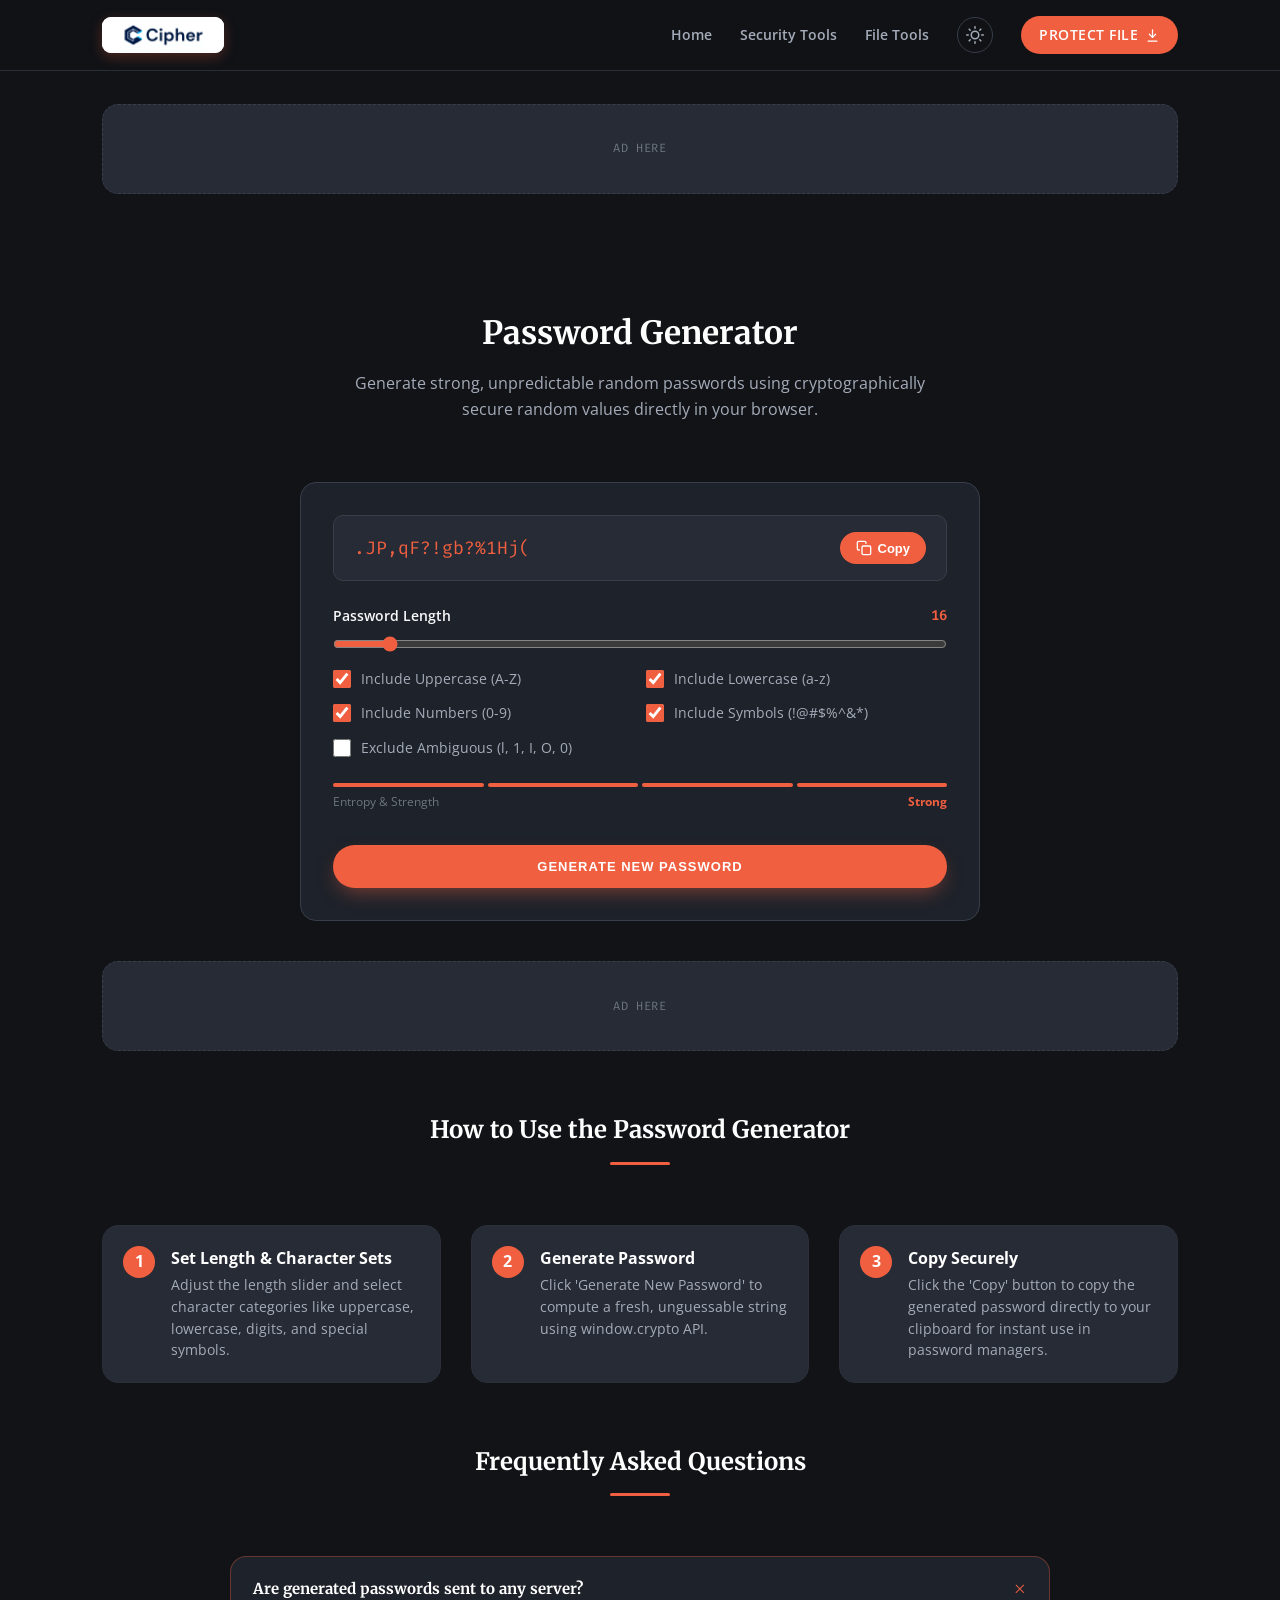
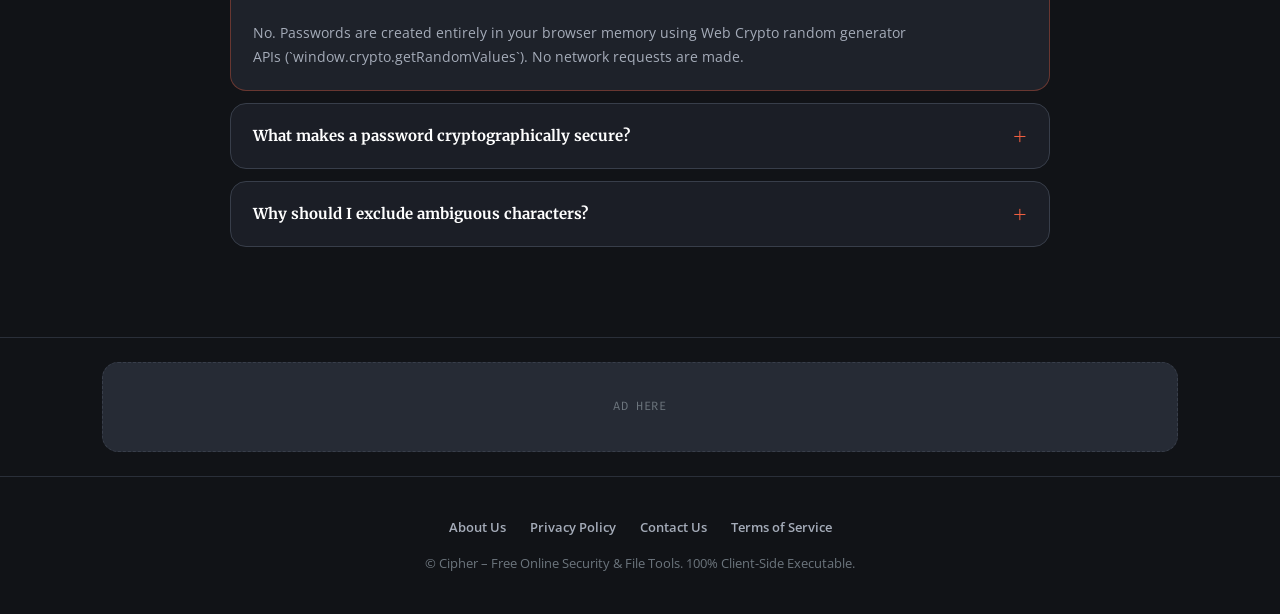
<file: tools/password-generator/index.html>
<!DOCTYPE html>
<html lang="en" data-bs-theme="dark">

<head>
  <meta charset="UTF-8">
  <title>Strong Password Generator – Free & Secure Online Tool | Cipher</title>
  <meta name="viewport" content="width=device-width, initial-scale=1, maximum-scale=1, user-scalable=no">
  <meta name="theme-color" content="#111317">
  <meta name="robots" content="index, follow">
  <meta name="description" content="Generate cryptographically strong, random passwords offline in your browser. Customize password length, uppercase, lowercase, numbers, symbols, and avoid ambiguous characters.">
  <meta property="og:type" content="website">
  <meta property="og:title" content="Strong Password Generator – Cipher">
  <meta property="og:description" content="Generate cryptographically strong passwords locally using Web Crypto API. Zero server tracking.">
  <meta property="og:image" content="/images/Cipher.png">
  <link rel="manifest" href="/manifest.webmanifest">
  <link rel="icon" type="image/svg+xml" href="/images/cipher-favicon.svg">
  <link rel="preconnect" href="https://fonts.googleapis.com">
  <link rel="preconnect" href="https://fonts.gstatic.com" crossorigin>
  <link href="https://fonts.googleapis.com/css2?family=Merriweather:ital,wght@0,300;0,400;0,700;0,900;1,300;1,400&family=Open+Sans:ital,wght@0,300;0,400;0,600;0,700;0,800;1,400&family=Fira+Code:wght@400;500;600&display=swap" rel="stylesheet">
  <link rel="stylesheet" href="/css/styles.css">
  <style>
    .tool-card-container {
      max-width: 680px;
      margin: 0 auto;
    }

    .output-display {
      position: relative;
      background: var(--surface-2);
      border: 1px solid var(--border);
      border-radius: var(--radius-control);
      padding: 16px 20px;
      display: flex;
      align-items: center;
      justify-content: space-between;
      gap: 12px;
      margin-bottom: 24px;
    }

    .output-text {
      font-family: var(--font-mono);
      font-size: 18px;
      color: var(--primary);
      word-break: break-all;
    }

    .copy-btn {
      background: var(--primary);
      color: #fff;
      border: none;
      padding: 8px 16px;
      border-radius: var(--radius-pill);
      font-weight: 700;
      font-size: 13px;
      cursor: pointer;
      display: flex;
      align-items: center;
      gap: 6px;
      transition: background 0.2s;
      flex-shrink: 0;
    }

    .copy-btn:hover {
      background: var(--primary-hover);
    }

    .options-group {
      display: flex;
      flex-direction: column;
      gap: 16px;
      margin-bottom: 24px;
    }

    .slider-row {
      display: flex;
      flex-direction: column;
      gap: 8px;
    }

    .slider-label {
      display: flex;
      justify-content: space-between;
      font-weight: 600;
      font-size: 14px;
    }

    .slider-input {
      width: 100%;
      accent-color: var(--primary);
    }

    .checkbox-grid {
      display: grid;
      grid-template-columns: repeat(auto-fit, minmax(200px, 1fr));
      gap: 12px;
    }

    .checkbox-label {
      display: flex;
      align-items: center;
      gap: 10px;
      font-size: 14px;
      color: var(--text-2);
      cursor: pointer;
    }

    .checkbox-label input {
      accent-color: var(--primary);
      width: 18px;
      height: 18px;
    }

    .how-to-section, .faq-section-tool {
      margin-top: 60px;
    }

    .step-card {
      background: var(--surface-2);
      border: 1px solid var(--border-soft);
      border-radius: var(--radius-card);
      padding: 20px;
      display: flex;
      align-items: flex-start;
      gap: 16px;
    }

    .step-num {
      width: 32px;
      height: 32px;
      background: var(--primary);
      color: #fff;
      border-radius: 50%;
      display: flex;
      align-items: center;
      justify-content: center;
      font-weight: 700;
      flex-shrink: 0;
    }
  </style>
</head>

<body>

  <!-- Header -->
  <nav class="navbar">
    <div class="container">
      <a href="/" class="nav-brand">
        <span class="nav-brand-media" aria-hidden="true">
          <img src="/images/Cipher.png" alt="Cipher Logo">
        </span>
      </a>
      <button class="menu-toggle" id="menuToggle" type="button" aria-label="Toggle navigation" aria-expanded="false" aria-controls="navLinks">
        <span class="menu-toggle-label">Menu</span>
        <svg viewBox="0 0 24 24" aria-hidden="true" fill="none" stroke="currentColor" stroke-width="2" stroke-linecap="round">
          <path d="M4 7h16M4 12h16M4 17h16" />
        </svg>
      </button>
      <ul class="nav-links" id="navLinks">
        <li><a href="/">Home</a></li>
        <li><a href="/#security-tools">Security Tools</a></li>
        <li><a href="/#file-tools">File Tools</a></li>
        <li><button class="theme-toggle-btn" title="Toggle Theme" type="button"></button></li>
        <li>
          <a href="/tools/encrypt/" class="btn-nav">
            Protect File
            <svg class="protect-icon" viewBox="0 0 24 24" aria-hidden="true" fill="none" stroke="currentColor" stroke-width="2" stroke-linecap="round" stroke-linejoin="round">
              <path d="M12 3v12" /><path d="m7 10 5 5 5-5" /><path d="M5 21h14" />
            </svg>
          </a>
        </li>
      </ul>
    </div>
  </nav>

  <!-- Top Ad Placeholder -->
  <div class="container" style="margin-top: 80px;">
    <div class="ad-slot">Ad Here</div>
  </div>

  <!-- Main Tool Container -->
  <main class="section">
    <div class="container">
      <div class="section-header">
        <h1 class="section-title">Password Generator</h1>
        <p class="section-sub">Generate strong, unpredictable random passwords using cryptographically secure random values directly in your browser.</p>
      </div>

      <div class="tool-card-container">
        <div class="feature-card" style="padding: 32px;">

          <!-- Password Output Display -->
          <div class="output-display">
            <span class="output-text" id="passwordOutput">Select options...</span>
            <button class="copy-btn" id="copyPasswordBtn" type="button">
              <svg width="16" height="16" viewBox="0 0 24 24" fill="none" stroke="currentColor" stroke-width="2" stroke-linecap="round" stroke-linejoin="round"><rect x="9" y="9" width="13" height="13" rx="2" ry="2"></rect><path d="M5 15H4a2 2 0 0 1-2-2V4a2 2 0 0 1 2-2h9a2 2 0 0 1 2 2v1"></path></svg>
              Copy
            </button>
          </div>

          <!-- Password Options -->
          <div class="options-group">
            <div class="slider-row">
              <div class="slider-label">
                <span>Password Length</span>
                <span id="lengthVal" style="color: var(--primary); font-family: var(--font-mono);">16</span>
              </div>
              <input type="range" id="lengthSlider" class="slider-input" min="6" max="128" value="16">
            </div>

            <div class="checkbox-grid">
              <label class="checkbox-label">
                <input type="checkbox" id="chkUppercase" checked> Include Uppercase (A-Z)
              </label>
              <label class="checkbox-label">
                <input type="checkbox" id="chkLowercase" checked> Include Lowercase (a-z)
              </label>
              <label class="checkbox-label">
                <input type="checkbox" id="chkNumbers" checked> Include Numbers (0-9)
              </label>
              <label class="checkbox-label">
                <input type="checkbox" id="chkSymbols" checked> Include Symbols (!@#$%^&*)
              </label>
              <label class="checkbox-label">
                <input type="checkbox" id="chkExcludeAmbiguous"> Exclude Ambiguous (l, 1, I, O, 0)
              </label>
            </div>
          </div>

          <!-- Strength Meter -->
          <div style="margin-bottom: 24px;">
            <div class="strength" id="strengthMeter">
              <i></i><i></i><i></i><i></i>
            </div>
            <div class="strength-label">
              <span>Entropy & Strength</span>
              <span class="val" id="strengthVal">Strong</span>
            </div>
          </div>

          <button class="btn-primary" id="generateBtn" type="button">Generate New Password</button>

        </div>
      </div>

      <!-- Tool Ad Placeholder -->
      <div class="ad-slot" style="margin-top: 40px;">Ad Here</div>

      <!-- How to Use Section -->
      <section class="how-to-section">
        <div class="section-header">
          <h2 class="section-title" style="font-size: 24px;">How to Use the Password Generator</h2>
          <div class="section-divider"></div>
        </div>
        <div class="grid-3">
          <div class="step-card">
            <div class="step-num">1</div>
            <div>
              <h3 style="font-size: 16px; margin-bottom: 4px; color: #fff;">Set Length & Character Sets</h3>
              <p style="font-size: 13.5px; color: var(--text-2);">Adjust the length slider and select character categories like uppercase, lowercase, digits, and special symbols.</p>
            </div>
          </div>
          <div class="step-card">
            <div class="step-num">2</div>
            <div>
              <h3 style="font-size: 16px; margin-bottom: 4px; color: #fff;">Generate Password</h3>
              <p style="font-size: 13.5px; color: var(--text-2);">Click 'Generate New Password' to compute a fresh, unguessable string using window.crypto API.</p>
            </div>
          </div>
          <div class="step-card">
            <div class="step-num">3</div>
            <div>
              <h3 style="font-size: 16px; margin-bottom: 4px; color: #fff;">Copy Securely</h3>
              <p style="font-size: 13.5px; color: var(--text-2);">Click the 'Copy' button to copy the generated password directly to your clipboard for instant use in password managers.</p>
            </div>
          </div>
        </div>
      </section>

      <!-- FAQ Section -->
      <section class="faq-section-tool">
        <div class="section-header">
          <h2 class="section-title" style="font-size: 24px;">Frequently Asked Questions</h2>
          <div class="section-divider"></div>
        </div>
        <div class="faq-list">
          <details class="faq-item" open>
            <summary>Are generated passwords sent to any server?</summary>
            <div class="faq-answer"><p>No. Passwords are created entirely in your browser memory using Web Crypto random generator APIs (`window.crypto.getRandomValues`). No network requests are made.</p></div>
          </details>
          <details class="faq-item">
            <summary>What makes a password cryptographically secure?</summary>
            <div class="faq-answer"><p>A cryptographically secure password uses random numbers generated from hardware entropy rather than predictable pseudo-random algorithms like `Math.random()`, ensuring maximum resistance against cracking.</p></div>
          </details>
          <details class="faq-item">
            <summary>Why should I exclude ambiguous characters?</summary>
            <div class="faq-answer"><p>Excluding ambiguous characters like `1`, `l`, `I`, `0`, and `O` prevents confusion when manually typing or reading passwords across different fonts and screens.</p></div>
          </details>
        </div>
      </section>

    </div>
  </main>

  <!-- Footer Ad Placeholder -->
  <div class="container">
    <div class="ad-slot">Ad Here</div>
  </div>

  <!-- Footer -->
  <footer>
    <div class="container" style="display: flex; flex-direction: column; align-items: center; gap: 16px;">
      <div style="display: flex; gap: 24px; flex-wrap: wrap; justify-content: center; font-weight: 600;">
        <a href="/about/" style="color: var(--text-2);">About Us</a>
        <a href="/privacy/" style="color: var(--text-2);">Privacy Policy</a>
        <a href="/contact/" style="color: var(--text-2);">Contact Us</a>
        <a href="/terms/" style="color: var(--text-2);">Terms of Service</a>
      </div>
      <p>&copy; Cipher – Free Online Security & File Tools. 100% Client-Side Executable.</p>
    </div>
  </footer>

  <script src="/js/common.js"></script>
  <script>
    document.addEventListener('DOMContentLoaded', () => {
      const lengthSlider = document.getElementById('lengthSlider');
      const lengthVal = document.getElementById('lengthVal');
      const chkUppercase = document.getElementById('chkUppercase');
      const chkLowercase = document.getElementById('chkLowercase');
      const chkNumbers = document.getElementById('chkNumbers');
      const chkSymbols = document.getElementById('chkSymbols');
      const chkExcludeAmbiguous = document.getElementById('chkExcludeAmbiguous');
      const passwordOutput = document.getElementById('passwordOutput');
      const generateBtn = document.getElementById('generateBtn');
      const copyPasswordBtn = document.getElementById('copyPasswordBtn');
      const strengthVal = document.getElementById('strengthVal');

      const upperChars = 'ABCDEFGHIJKLMNOPQRSTUVWXYZ';
      const lowerChars = 'abcdefghijklmnopqrstuvwxyz';
      const numberChars = '0123456789';
      const symbolChars = '!@#$%^&*()_+-=[]{}|;:,.<>?';

      function generatePassword() {
        let pool = '';
        if (chkUppercase.checked) pool += upperChars;
        if (chkLowercase.checked) pool += lowerChars;
        if (chkNumbers.checked) pool += numberChars;
        if (chkSymbols.checked) pool += symbolChars;

        if (chkExcludeAmbiguous.checked) {
          pool = pool.replace(/[l1I0O]/g, '');
        }

        if (!pool) {
          passwordOutput.textContent = 'Please select at least one option';
          return;
        }

        const len = parseInt(lengthSlider.value, 10);
        const randomValues = new Uint32Array(len);
        window.crypto.getRandomValues(randomValues);

        let password = '';
        for (let i = 0; i < len; i++) {
          password += pool[randomValues[i] % pool.length];
        }

        passwordOutput.textContent = password;
        evaluateStrength(password, pool.length);
      }

      function evaluateStrength(password, poolSize) {
        if (!password || password.length < 4) {
          strengthVal.textContent = 'Very Weak';
          return;
        }
        const entropy = password.length * Math.log2(poolSize);
        const bars = document.querySelectorAll('#strengthMeter i');
        let score = 0;
        if (entropy > 28) score = 1;
        if (entropy > 50) score = 2;
        if (entropy > 75) score = 3;
        if (entropy > 100) score = 4;

        const labels = ['Weak', 'Fair', 'Good', 'Strong'];
        const colors = ['var(--error)', '#ffc107', '#17a2b8', 'var(--primary)'];

        bars.forEach((bar, idx) => {
          bar.style.background = idx < score ? colors[score - 1] : 'var(--border)';
        });
        strengthVal.textContent = labels[score - 1] || 'Weak';
      }

      lengthSlider.addEventListener('input', () => {
        lengthVal.textContent = lengthSlider.value;
        generatePassword();
      });

      [chkUppercase, chkLowercase, chkNumbers, chkSymbols, chkExcludeAmbiguous].forEach(input => {
        input.addEventListener('change', generatePassword);
      });

      generateBtn.addEventListener('click', generatePassword);

      copyPasswordBtn.addEventListener('click', () => {
        const text = passwordOutput.textContent;
        if (text && text !== 'Please select at least one option') {
          navigator.clipboard.writeText(text).then(() => {
            const orig = copyPasswordBtn.innerHTML;
            copyPasswordBtn.textContent = 'Copied!';
            setTimeout(() => copyPasswordBtn.innerHTML = orig, 1500);
          });
        }
      });

      generatePassword();
    });
  </script>
</body>

</html>
</file>
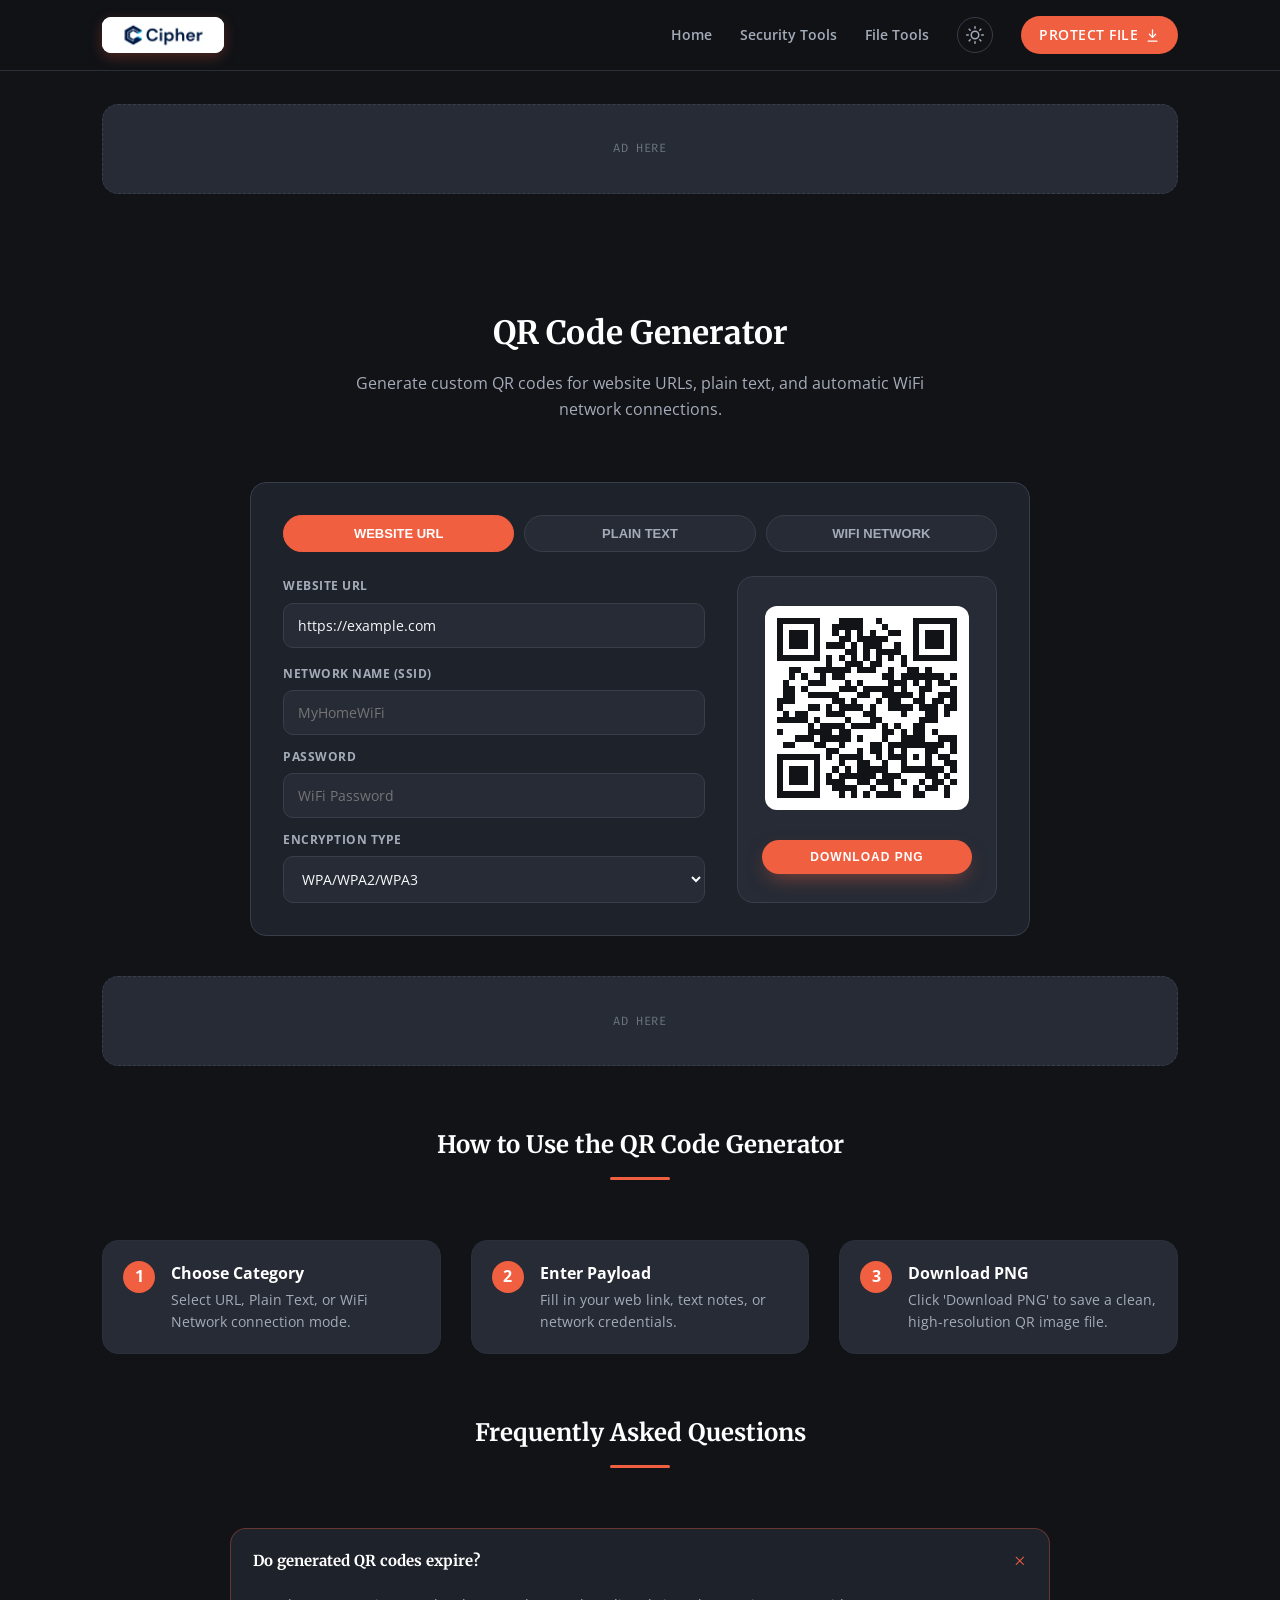
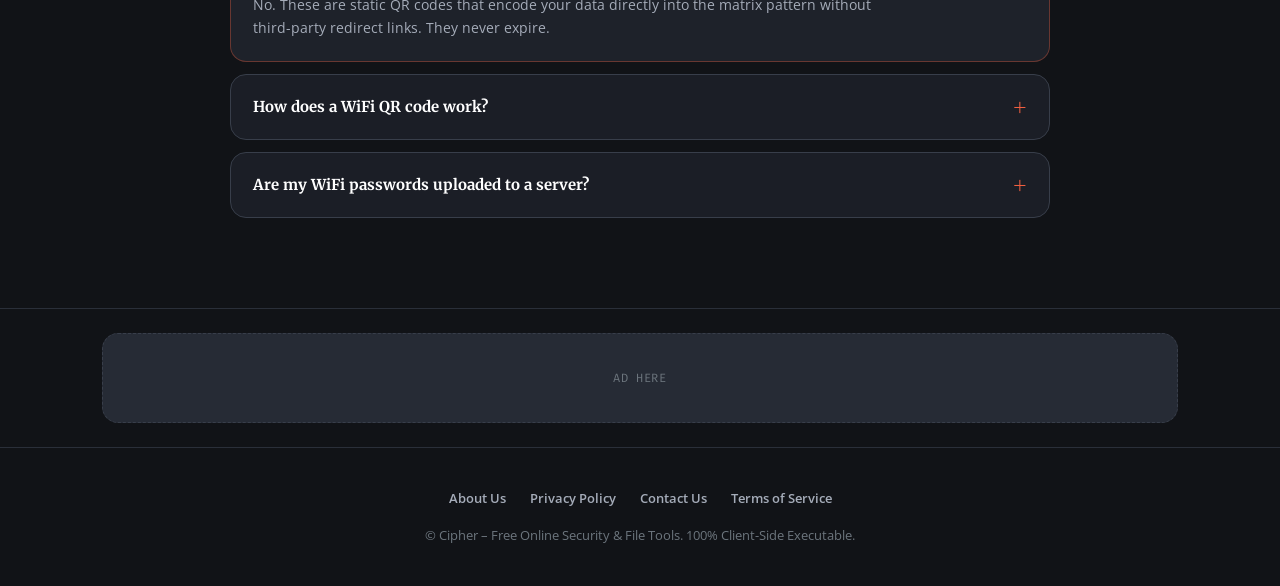
<file: tools/qr-generator/index.html>
<!DOCTYPE html>
<html lang="en" data-bs-theme="dark">

<head>
  <meta charset="UTF-8">
  <title>Free QR Code Generator – Text, URL, & WiFi QR Codes | Cipher</title>
  <meta name="viewport" content="width=device-width, initial-scale=1, maximum-scale=1, user-scalable=no">
  <meta name="theme-color" content="#111317">
  <meta name="robots" content="index, follow">
  <meta name="description" content="Generate custom QR codes for plain text, website URLs, and WiFi network logins. Download high-resolution PNG QR codes 100% client-side.">
  <meta property="og:type" content="website">
  <meta property="og:title" content="Free QR Code Generator – Cipher">
  <meta property="og:description" content="Generate custom QR codes for text, URLs, and WiFi credentials. Download PNG outputs locally.">
  <meta property="og:image" content="/images/Cipher.png">
  <link rel="manifest" href="/manifest.webmanifest">
  <link rel="icon" type="image/svg+xml" href="/images/cipher-favicon.svg">
  <link rel="preconnect" href="https://fonts.googleapis.com">
  <link rel="preconnect" href="https://fonts.gstatic.com" crossorigin>
  <link href="https://fonts.googleapis.com/css2?family=Merriweather:ital,wght@0,300;0,400;0,700;0,900;1,300;1,400&family=Open+Sans:ital,wght@0,300;0,400;0,600;0,700;0,800;1,400&family=Fira+Code:wght@400;500;600&display=swap" rel="stylesheet">
  <link rel="stylesheet" href="/css/styles.css">
  <style>
    .tool-card-container {
      max-width: 780px;
      margin: 0 auto;
    }

    .qr-type-tabs {
      display: flex;
      gap: 10px;
      margin-bottom: 24px;
    }

    .qr-tab-btn {
      flex: 1;
      padding: 10px;
      background: var(--surface-2);
      border: 1px solid var(--border);
      border-radius: var(--radius-pill);
      color: var(--text-2);
      font-weight: 700;
      font-size: 13px;
      cursor: pointer;
      text-transform: uppercase;
      transition: all 0.2s ease;
    }

    .qr-tab-btn.active {
      background: var(--primary);
      color: #fff;
      border-color: var(--primary);
    }

    .qr-flex-layout {
      display: flex;
      gap: 32px;
      flex-wrap: wrap;
    }

    .qr-inputs {
      flex: 1;
      min-width: 280px;
      display: flex;
      flex-direction: column;
      gap: 16px;
    }

    .qr-output-card {
      width: 260px;
      display: flex;
      flex-direction: column;
      align-items: center;
      justify-content: center;
      background: var(--surface-2);
      border: 1px solid var(--border);
      border-radius: var(--radius-card);
      padding: 24px;
      margin: 0 auto;
    }

    #qrcodeCanvas {
      padding: 12px;
      background: #ffffff;
      border-radius: 12px;
      margin-bottom: 20px;
    }

    .step-card {
      background: var(--surface-2);
      border: 1px solid var(--border-soft);
      border-radius: var(--radius-card);
      padding: 20px;
      display: flex;
      align-items: flex-start;
      gap: 16px;
    }

    .step-num {
      width: 32px;
      height: 32px;
      background: var(--primary);
      color: #fff;
      border-radius: 50%;
      display: flex;
      align-items: center;
      justify-content: center;
      font-weight: 700;
      flex-shrink: 0;
    }

    .how-to-section, .faq-section-tool {
      margin-top: 60px;
    }

    .form-input-box {
      width: 100%;
      background: var(--surface-2);
      border: 1px solid var(--border);
      color: var(--text);
      font-family: var(--font-sans);
      padding: 12px 14px;
      font-size: 14px;
      border-radius: var(--radius-control);
    }

    .form-input-box:focus {
      outline: none;
      border-color: var(--primary);
      background: var(--surface-3);
    }
  </style>
</head>

<body>

  <!-- Header -->
  <nav class="navbar">
    <div class="container">
      <a href="/" class="nav-brand">
        <span class="nav-brand-media" aria-hidden="true">
          <img src="/images/Cipher.png" alt="Cipher Logo">
        </span>
      </a>
      <button class="menu-toggle" id="menuToggle" type="button" aria-label="Toggle navigation" aria-expanded="false" aria-controls="navLinks">
        <span class="menu-toggle-label">Menu</span>
        <svg viewBox="0 0 24 24" aria-hidden="true" fill="none" stroke="currentColor" stroke-width="2" stroke-linecap="round">
          <path d="M4 7h16M4 12h16M4 17h16" />
        </svg>
      </button>
      <ul class="nav-links" id="navLinks">
        <li><a href="/">Home</a></li>
        <li><a href="/#security-tools">Security Tools</a></li>
        <li><a href="/#file-tools">File Tools</a></li>
        <li><button class="theme-toggle-btn" title="Toggle Theme" type="button"></button></li>
        <li>
          <a href="/tools/encrypt/" class="btn-nav">
            Protect File
            <svg class="protect-icon" viewBox="0 0 24 24" aria-hidden="true" fill="none" stroke="currentColor" stroke-width="2" stroke-linecap="round" stroke-linejoin="round">
              <path d="M12 3v12" /><path d="m7 10 5 5 5-5" /><path d="M5 21h14" />
            </svg>
          </a>
        </li>
      </ul>
    </div>
  </nav>

  <!-- Top Ad Placeholder -->
  <div class="container" style="margin-top: 80px;">
    <div class="ad-slot">Ad Here</div>
  </div>

  <!-- Main Tool Container -->
  <main class="section">
    <div class="container">
      <div class="section-header">
        <h1 class="section-title">QR Code Generator</h1>
        <p class="section-sub">Generate custom QR codes for website URLs, plain text, and automatic WiFi network connections.</p>
      </div>

      <div class="tool-card-container">
        <div class="feature-card" style="padding: 32px;">

          <!-- Mode Tabs -->
          <div class="qr-type-tabs">
            <button class="qr-tab-btn active" id="tabURL" type="button">Website URL</button>
            <button class="qr-tab-btn" id="tabText" type="button">Plain Text</button>
            <button class="qr-tab-btn" id="tabWifi" type="button">WiFi Network</button>
          </div>

          <div class="qr-flex-layout">

            <!-- Inputs Area -->
            <div class="qr-inputs">

              <!-- URL Form -->
              <div id="formURL">
                <label class="field-label">Website URL</label>
                <input type="url" id="qrUrlInput" class="form-input-box" placeholder="https://example.com" value="https://example.com">
              </div>

              <!-- Text Form -->
              <div id="formText" style="display: none;">
                <label class="field-label">Text Content</label>
                <textarea id="qrTextInput" class="form-input-box" style="height: 100px;" placeholder="Type any text here..."></textarea>
              </div>

              <!-- WiFi Form -->
              <div id="formWifi" style="display: none; display: flex; flex-direction: column; gap: 12px;">
                <div>
                  <label class="field-label">Network Name (SSID)</label>
                  <input type="text" id="wifiSsid" class="form-input-box" placeholder="MyHomeWiFi">
                </div>
                <div>
                  <label class="field-label">Password</label>
                  <input type="password" id="wifiPassword" class="form-input-box" placeholder="WiFi Password">
                </div>
                <div>
                  <label class="field-label">Encryption Type</label>
                  <select id="wifiEncryption" class="form-input-box">
                    <option value="WPA">WPA/WPA2/WPA3</option>
                    <option value="WEP">WEP</option>
                    <option value="nopass">None (Open)</option>
                  </select>
                </div>
              </div>

            </div>

            <!-- Output Card Area -->
            <div class="qr-output-card">
              <div id="qrcodeCanvas"></div>
              <button class="btn-primary" id="btnDownloadQR" type="button" style="padding: 10px 18px; font-size: 12px;">Download PNG</button>
            </div>

          </div>

        </div>
      </div>

      <!-- Tool Ad Placeholder -->
      <div class="ad-slot" style="margin-top: 40px;">Ad Here</div>

      <!-- How to Use Section -->
      <section class="how-to-section">
        <div class="section-header">
          <h2 class="section-title" style="font-size: 24px;">How to Use the QR Code Generator</h2>
          <div class="section-divider"></div>
        </div>
        <div class="grid-3">
          <div class="step-card">
            <div class="step-num">1</div>
            <div>
              <h3 style="font-size: 16px; margin-bottom: 4px; color: #fff;">Choose Category</h3>
              <p style="font-size: 13.5px; color: var(--text-2);">Select URL, Plain Text, or WiFi Network connection mode.</p>
            </div>
          </div>
          <div class="step-card">
            <div class="step-num">2</div>
            <div>
              <h3 style="font-size: 16px; margin-bottom: 4px; color: #fff;">Enter Payload</h3>
              <p style="font-size: 13.5px; color: var(--text-2);">Fill in your web link, text notes, or network credentials.</p>
            </div>
          </div>
          <div class="step-card">
            <div class="step-num">3</div>
            <div>
              <h3 style="font-size: 16px; margin-bottom: 4px; color: #fff;">Download PNG</h3>
              <p style="font-size: 13.5px; color: var(--text-2);">Click 'Download PNG' to save a clean, high-resolution QR image file.</p>
            </div>
          </div>
        </div>
      </section>

      <!-- FAQ Section -->
      <section class="faq-section-tool">
        <div class="section-header">
          <h2 class="section-title" style="font-size: 24px;">Frequently Asked Questions</h2>
          <div class="section-divider"></div>
        </div>
        <div class="faq-list">
          <details class="faq-item" open>
            <summary>Do generated QR codes expire?</summary>
            <div class="faq-answer"><p>No. These are static QR codes that encode your data directly into the matrix pattern without third-party redirect links. They never expire.</p></div>
          </details>
          <details class="faq-item">
            <summary>How does a WiFi QR code work?</summary>
            <div class="faq-answer"><p>WiFi QR codes follow the standard `WIFI:S:ssid;T:type;P:password;;` format. When scanned by modern iOS or Android smartphones, the device prompts to join the network automatically.</p></div>
          </details>
          <details class="faq-item">
            <summary>Are my WiFi passwords uploaded to a server?</summary>
            <div class="faq-answer"><p>No. All QR matrix calculations happen purely inside your browser. No data leaves your machine.</p></div>
          </details>
        </div>
      </section>

    </div>
  </main>

  <!-- Footer Ad Placeholder -->
  <div class="container">
    <div class="ad-slot">Ad Here</div>
  </div>

  <!-- Footer -->
  <footer>
    <div class="container" style="display: flex; flex-direction: column; align-items: center; gap: 16px;">
      <div style="display: flex; gap: 24px; flex-wrap: wrap; justify-content: center; font-weight: 600;">
        <a href="/about/" style="color: var(--text-2);">About Us</a>
        <a href="/privacy/" style="color: var(--text-2);">Privacy Policy</a>
        <a href="/contact/" style="color: var(--text-2);">Contact Us</a>
        <a href="/terms/" style="color: var(--text-2);">Terms of Service</a>
      </div>
      <p>&copy; Cipher – Free Online Security & File Tools. 100% Client-Side Executable.</p>
    </div>
  </footer>

  <script src="/vendor/qrcode.min.js"></script>
  <script src="/js/common.js"></script>
  <script>
    document.addEventListener('DOMContentLoaded', () => {
      const tabURL = document.getElementById('tabURL');
      const tabText = document.getElementById('tabText');
      const tabWifi = document.getElementById('tabWifi');

      const formURL = document.getElementById('formURL');
      const formText = document.getElementById('formText');
      const formWifi = document.getElementById('formWifi');

      const qrUrlInput = document.getElementById('qrUrlInput');
      const qrTextInput = document.getElementById('qrTextInput');
      const wifiSsid = document.getElementById('wifiSsid');
      const wifiPassword = document.getElementById('wifiPassword');
      const wifiEncryption = document.getElementById('wifiEncryption');

      const qrcodeCanvas = document.getElementById('qrcodeCanvas');
      const btnDownloadQR = document.getElementById('btnDownloadQR');

      let currentMode = 'url';
      let qrcodeObj = null;

      function renderQRCode() {
        let payload = '';

        if (currentMode === 'url') {
          payload = qrUrlInput.value.trim() || 'https://example.com';
        } else if (currentMode === 'text') {
          payload = qrTextInput.value.trim() || 'Cipher Security Tools';
        } else if (currentMode === 'wifi') {
          const ssid = wifiSsid.value.trim();
          const pass = wifiPassword.value;
          const enc = wifiEncryption.value;
          payload = `WIFI:S:${ssid};T:${enc};P:${pass};;`;
        }

        qrcodeCanvas.innerHTML = '';
        qrcodeObj = new QRCode(qrcodeCanvas, {
          text: payload,
          width: 180,
          height: 180,
          colorDark: "#111317",
          colorLight: "#ffffff",
          correctLevel: QRCode.CorrectLevel.H
        });
      }

      tabURL.addEventListener('click', () => {
        currentMode = 'url';
        tabURL.classList.add('active');
        tabText.classList.remove('active');
        tabWifi.classList.remove('active');
        formURL.style.display = 'block';
        formText.style.display = 'none';
        formWifi.style.display = 'none';
        renderQRCode();
      });

      tabText.addEventListener('click', () => {
        currentMode = 'text';
        tabText.classList.add('active');
        tabURL.classList.remove('active');
        tabWifi.classList.remove('active');
        formText.style.display = 'block';
        formURL.style.display = 'none';
        formWifi.style.display = 'none';
        renderQRCode();
      });

      tabWifi.addEventListener('click', () => {
        currentMode = 'wifi';
        tabWifi.classList.add('active');
        tabURL.classList.remove('active');
        tabText.classList.remove('active');
        formWifi.style.display = 'flex';
        formURL.style.display = 'none';
        formText.style.display = 'none';
        renderQRCode();
      });

      qrUrlInput.addEventListener('input', renderQRCode);
      qrTextInput.addEventListener('input', renderQRCode);
      wifiSsid.addEventListener('input', renderQRCode);
      wifiPassword.addEventListener('input', renderQRCode);
      wifiEncryption.addEventListener('change', renderQRCode);

      btnDownloadQR.addEventListener('click', () => {
        const img = qrcodeCanvas.querySelector('img');
        const canvas = qrcodeCanvas.querySelector('canvas');
        let src = '';
        if (img && img.src) src = img.src;
        else if (canvas) src = canvas.toDataURL("image/png");

        if (src) {
          const a = document.createElement('a');
          a.href = src;
          a.download = `cipher-qr-${currentMode}.png`;
          document.body.appendChild(a);
          a.click();
          a.remove();
        }
      });

      renderQRCode();
    });
  </script>
</body>

</html>
</file>
<file: css/styles.css>
:root {
      --primary: #f05f40;
      --primary-hover: #df4b2a;
      --primary-dim: rgba(240, 95, 64, 0.15);
      --primary-line: rgba(240, 95, 64, 0.35);

      --bg: #111317;
      --bg-alt: #171a21;
      --surface: #1e222a;
      --surface-2: #262b35;
      --surface-3: #2f3542;

      --border: #383e4a;
      --border-soft: #2a2f39;

      --text: #f8f9fa;
      --text-2: #a5acb9;
      --text-3: #6c757d;

      --success: #28a745;
      --success-dim: rgba(40, 167, 69, 0.15);
      --error: #dc3545;
      --error-dim: rgba(220, 53, 69, 0.15);

      --font-sans: 'Open Sans', -apple-system, BlinkMacSystemFont, "Segoe UI", Roboto, sans-serif;
      --font-serif: 'Merriweather', Georgia, serif;
      --font-mono: 'Fira Code', monospace;

      --radius-window: 20px;
      --radius-card: 16px;
      --radius-control: 10px;
      --radius-pill: 50px;
      --shadow-window: 0 30px 60px -12px rgba(0, 0, 0, 0.8), 0 0 0 1px rgba(255, 255, 255, 0.05) inset;
    }

    * {
      box-sizing: border-box;
      margin: 0;
      padding: 0;
    }

    html {
      scroll-behavior: smooth;
    }

    body {
      font-family: var(--font-sans);
      background-color: var(--bg);
      color: var(--text);
      line-height: 1.6;
      -webkit-font-smoothing: antialiased;
    }

    ::selection {
      background: var(--primary-dim);
      color: var(--primary);
    }

    a {
      color: var(--primary);
      text-decoration: none;
      transition: color 0.2s;
    }

    a:hover {
      color: var(--primary-hover);
    }

    /* Navbar */
    .navbar {
      position: fixed;
      top: 0;
      left: 0;
      right: 0;
      z-index: 1000;
      background: rgba(17, 19, 23, 0.85);
      backdrop-filter: blur(12px);
      border-bottom: 1px solid var(--border-soft);
      padding: 16px 0;
    }

    .container {
      max-width: 1140px;
      margin: 0 auto;
      padding: 0 24px;
      display: flex;
      align-items: center;
      justify-content: space-between;
    }

    .nav-brand {
      display: flex;
      align-items: center;
      gap: 10px;
      font-family: var(--font-serif);
      font-size: 20px;
      font-weight: 700;
      color: #fff;
    }

    .nav-brand-icon {
      width: 32px;
      height: 32px;
      border-radius: 8px;
      background: var(--primary);
      color: #fff;
      display: flex;
      align-items: center;
      justify-content: center;
      box-shadow: 0 4px 12px rgba(240, 95, 64, 0.4);
    }

    .nav-links {
      display: flex;
      gap: 28px;
      list-style: none;
      align-items: center;
    }

    .nav-links a {
      font-size: 14px;
      font-weight: 600;
      color: var(--text-2);
    }

    .nav-links a:hover {
      color: #fff;
    }

    .btn-nav {
      background: var(--primary);
      color: #fff !important;
      padding: 8px 18px;
      border-radius: var(--radius-pill);
      font-size: 13px;
      font-weight: 700;
      text-transform: uppercase;
      letter-spacing: 0.5px;
      transition: all 0.2s ease;
      overflow: hidden;
    }

    .btn-nav:hover {
      background: var(--primary-hover);
      transform: translateY(-1px);
    }

    .btn-nav .protect-icon {
      width: 15px;
      height: 15px;
      transform-origin: 50% 58%;
      animation: protectIconFloat 2.6s ease-in-out infinite;
      transition: transform .2s ease, filter .2s ease;
    }

    .btn-nav:hover .protect-icon,
    .btn-nav:focus-visible .protect-icon {
      animation-play-state: paused;
      transform: translateY(2px) scale(1.12);
      filter: drop-shadow(0 2px 4px rgba(255, 255, 255, .35));
    }

    .btn-nav:active .protect-icon {
      transform: translateY(4px) scale(.92);
    }

    @keyframes protectIconFloat {
      0%, 100% {
        transform: translateY(0) rotate(0deg);
      }
      35% {
        transform: translateY(-2px) rotate(-3deg);
      }
      65% {
        transform: translateY(1px) rotate(2deg);
      }
    }

    /* Hero / Masthead Section */
    .masthead {
      position: relative;
      padding: 150px 0 80px;
      text-align: center;
      background:
        radial-gradient(900px 600px at 50% 20%, rgba(240, 95, 64, 0.12), transparent 70%),
        radial-gradient(1000px 800px at 80% 90%, rgba(30, 42, 60, 0.35), transparent 70%),
        var(--bg);
      overflow: hidden;
    }

    .masthead::before,
    .masthead::after {
      content: "";
      position: absolute;
      border-radius: 50%;
      filter: blur(80px);
      pointer-events: none;
      opacity: 0.9;
      animation: ambientGlowDrift 8s ease-in-out infinite alternate;
    }

    .masthead::before {
      width: 620px;
      height: 620px;
      left: 12%;
      top: -18%;
      background: radial-gradient(circle, rgba(240, 95, 64, 0.3), rgba(240, 95, 64, 0.08) 35%, transparent 70%);
    }

    .masthead::after {
      width: 760px;
      height: 760px;
      right: 8%;
      bottom: -28%;
      background: radial-gradient(circle, rgba(255, 120, 80, 0.18), rgba(255, 120, 80, 0.06) 30%, transparent 70%);
      animation-delay: 1.1s;
    }

    @keyframes ambientGlowDrift {
      0% {
        transform: translate3d(-26px, 0, 0) scale(0.94);
      }
      35% {
        transform: translate3d(18px, 14px, 0) scale(1.08);
      }
      70% {
        transform: translate3d(-8px, -18px, 0) scale(1.14);
      }
      100% {
        transform: translate3d(22px, 8px, 0) scale(1.02);
      }
    }

    .masthead-title {
      font-family: var(--font-serif);
      font-size: 42px;
      font-weight: 900;
      color: #fff;
      margin-bottom: 20px;
      line-height: 1.25;
    }

    .masthead-subtitle {
      font-size: 18px;
      color: var(--text-2);
      max-width: 680px;
      margin: 0 auto 36px;
    }

    .hero-cta {
      position: relative;
      display: inline-flex;
      align-items: center;
      gap: 10px;
      background: linear-gradient(135deg, var(--primary) 0%, #ff7d5d 100%);
      color: #fff;
      padding: 14px 32px;
      border-radius: var(--radius-pill);
      font-size: 14px;
      font-weight: 700;
      text-transform: uppercase;
      letter-spacing: 1px;
      box-shadow: 0 14px 28px -10px rgba(240, 95, 64, 0.7), inset 0 1px 0 rgba(255,255,255,0.2);
      transition: all 0.28s cubic-bezier(0.2, 0.8, 0.2, 1);
      overflow: hidden;
      isolation: isolate;
    }

    .hero-cta::before {
      content: "";
      position: absolute;
      inset: 0;
      background: linear-gradient(120deg, transparent 0%, rgba(255,255,255,0.22) 40%, transparent 75%);
      transform: translateX(-120%);
      transition: transform 0.75s ease;
      z-index: 0;
    }

    .hero-cta:hover::before {
      transform: translateX(120%);
    }

    .hero-cta > svg {
      position: relative;
      z-index: 1;
      width: 18px;
      height: 18px;
      display: block;
      filter: drop-shadow(0 0 6px rgba(255, 255, 255, 0.22));
      animation: lockFloat 2.8s ease-in-out infinite;
      transform-origin: center;
      transition: transform 0.28s ease, filter 0.28s ease;
    }

    .hero-cta:hover {
      color: #fff;
      background: linear-gradient(135deg, var(--primary-hover) 0%, #d9471e 100%);
      transform: translateY(-2px) scale(1.01);
      box-shadow: 0 18px 32px -12px rgba(240, 95, 64, 0.8), inset 0 1px 0 rgba(255,255,255,0.25);
    }

    .hero-cta:hover > svg {
      animation-duration: 1.4s;
      transform: rotate(-8deg) scale(1.12);
      filter: drop-shadow(0 0 10px rgba(255, 255, 255, 0.35));
    }

    @keyframes lockFloat {
      0%, 100% {
        transform: translateY(0px) rotate(0deg);
      }
      25% {
        transform: translateY(-2px) rotate(1deg);
      }
      50% {
        transform: translateY(1px) rotate(-2deg);
      }
      75% {
        transform: translateY(-3px) rotate(2deg);
      }
    }

    /* Section Styling */
    .section {
      padding: 90px 0;
      border-bottom: 1px solid var(--border-soft);
    }

    .section-alt {
      background-color: var(--bg-alt);
    }

    .section-header {
      text-align: center;
      margin-bottom: 60px;
    }

    .section-title {
      font-family: var(--font-serif);
      font-size: 32px;
      font-weight: 700;
      color: #fff;
      margin-bottom: 12px;
    }

    .section-divider {
      width: 60px;
      height: 3px;
      background: var(--primary);
      margin: 0 auto 16px;
      border-radius: 2px;
    }

    .section-sub {
      font-size: 16px;
      color: var(--text-2);
      max-width: 600px;
      margin: 0 auto;
    }

    /* Encryptor Tool Container Section */
    .tool-section {
      padding: 60px 0 100px;
      display: flex;
      flex-direction: column;
      align-items: center;
    }

    .window {
      width: 480px;
      max-width: 100%;
      background: var(--surface);
      border: 1px solid var(--border);
      border-radius: var(--radius-window);
      box-shadow: var(--shadow-window);
      overflow: hidden;
      position: relative;
      margin: 0 auto;
    }

    .window::before {
      content: "";
      position: absolute;
      inset: 0 0 auto 0;
      height: 1px;
      background: linear-gradient(90deg, transparent, rgba(255, 255, 255, 0.15), transparent);
    }

    /* Window Header */
    .window-header {
      display: flex;
      align-items: center;
      justify-content: space-between;
      padding: 24px 28px 0;
    }

    .brand {
      display: flex;
      align-items: center;
      gap: 12px;
    }

    .brand-mark {
      width: 32px;
      height: 32px;
      border-radius: 10px;
      background: #fff;
      display: flex;
      align-items: center;
      justify-content: center;
      overflow: hidden;
      box-shadow: 0 4px 15px -3px rgba(0, 0, 0, 0.45);
    }

    .brand-mark img {
      width: 100%;
      height: 100%;
      display: block;
      object-fit: cover;
    }

    .brand-name {
      font-family: var(--font-serif);
      font-size: 18px;
      font-weight: 700;
      color: #fff;
    }

    .local-pill {
      display: flex;
      align-items: center;
      gap: 6px;
      font-size: 11px;
      font-weight: 600;
      color: var(--text-3);
      background: var(--surface-2);
      padding: 4px 10px;
      border-radius: var(--radius-pill);
      border: 1px solid var(--border-soft);
    }

    .local-pill .dot {
      width: 6px;
      height: 6px;
      border-radius: 50%;
      background: var(--success);
      box-shadow: 0 0 0 3px var(--success-dim);
    }

    .window-status-actions {
      display: flex;
      align-items: center;
      gap: 8px;
    }

    .local-pill.offline .dot {
      background: var(--primary);
      box-shadow: 0 0 0 3px var(--primary-dim);
    }

    .install-btn {
      border: 1px solid var(--primary-line);
      border-radius: var(--radius-pill);
      padding: 5px 10px;
      background: var(--primary-dim);
      color: var(--primary);
      cursor: pointer;
      font-size: 11px;
      font-weight: 700;
    }

    .install-btn:hover {
      background: var(--primary);
      color: #fff;
    }

    /* Segmented Control Mode */
    .segmented {
      margin: 22px 28px 0;
      display: flex;
      background: var(--surface-2);
      border: 1px solid var(--border-soft);
      border-radius: var(--radius-pill);
      padding: 4px;
      position: relative;
    }

    .segmented button {
      flex: 1;
      position: relative;
      z-index: 2;
      background: transparent;
      border: none;
      color: var(--text-2);
      font-size: 13px;
      font-weight: 700;
      text-transform: uppercase;
      letter-spacing: 0.5px;
      padding: 10px 0;
      border-radius: var(--radius-pill);
      cursor: pointer;
      transition: color 0.2s ease;
    }

    .segmented button.active {
      color: #fff;
    }

    .segmented .thumb {
      position: absolute;
      top: 4px;
      bottom: 4px;
      left: 4px;
      width: calc(50% - 4px);
      background: var(--primary);
      border-radius: var(--radius-pill);
      transition: transform 0.28s cubic-bezier(.65, .05, .36, 1);
      z-index: 1;
      box-shadow: 0 4px 12px rgba(240, 95, 64, 0.3);
    }

    .segmented[data-mode="decrypt"] .thumb {
      transform: translateX(100%);
    }

    .body-copy {
      padding: 18px 28px 28px;
    }

    .headline {
      font-size: 14px;
      color: var(--text-2);
      line-height: 1.5;
      margin-top: 2px;
    }

    /* Dropzone */
    .dropzone {
      margin-top: 18px;
      border-radius: 16px;
      border: 2px dashed var(--border);
      background: repeating-linear-gradient(-45deg, rgba(255, 255, 255, 0.008) 0 12px, transparent 12px 24px), var(--surface-2);
      padding: 42px 20px;
      text-align: center;
      cursor: pointer;
      transition: all 0.2s ease;
    }

    .dropzone:hover {
      border-color: var(--primary);
      background: var(--surface-3);
    }

    .dropzone.drag {
      border-color: var(--primary);
      background: var(--primary-dim);
      transform: scale(1.01);
    }

    .dz-icon {
      width: 50px;
      height: 50px;
      margin: 0 auto 14px;
      border-radius: 50%;
      background: var(--surface-3);
      border: 1px solid var(--border);
      display: flex;
      align-items: center;
      justify-content: center;
      transition: all 0.2s ease;
      color: var(--primary);
    }

    .dropzone:hover .dz-icon {
      transform: translateY(-3px);
      background: var(--primary);
      color: #fff;
    }

    .dz-icon svg {
      width: 22px;
      height: 22px;
      stroke: currentColor;
    }

    .dz-title {
      font-family: var(--font-serif);
      font-size: 16px;
      font-weight: 700;
      margin-bottom: 6px;
      color: #fff;
    }

    .dz-sub {
      font-size: 13px;
      color: var(--text-3);
    }

    .dz-sub b {
      color: var(--primary);
      font-weight: 600;
      text-decoration: underline;
      text-underline-offset: 3px;
    }

    #fileInput {
      display: none;
    }

    /* File Card */
    .file-card {
      margin-top: 18px;
      display: flex;
      align-items: center;
      gap: 14px;
      background: var(--surface-2);
      border: 1px solid var(--border);
      border-radius: 14px;
      padding: 14px 16px;
      transition: all 0.2s ease;
    }

    .file-card:hover {
      border-color: var(--border-soft);
    }

    .file-icon {
      width: 42px;
      height: 42px;
      border-radius: 10px;
      background: var(--surface-3);
      border: 1px solid var(--border);
      display: flex;
      align-items: center;
      justify-content: center;
      flex-shrink: 0;
      position: relative;
      color: var(--primary);
    }

    .file-icon svg {
      width: 20px;
      height: 20px;
      stroke: currentColor;
    }

    .file-ext {
      position: absolute;
      bottom: -5px;
      right: -6px;
      font-family: var(--font-mono);
      font-size: 8.5px;
      font-weight: 600;
      text-transform: uppercase;
      background: var(--primary);
      color: #fff;
      padding: 1px 5px;
      border-radius: 4px;
      letter-spacing: .02em;
    }

    .file-meta {
      flex: 1;
      min-width: 0;
    }

    .file-name {
      font-size: 14px;
      font-weight: 600;
      color: var(--text);
      white-space: nowrap;
      overflow: hidden;
      text-overflow: ellipsis;
    }

    .file-size {
      font-family: var(--font-mono);
      font-size: 11.5px;
      color: var(--text-3);
      margin-top: 3px;
    }

    .file-actions {
      display: flex;
      align-items: center;
      gap: 4px;
      flex-shrink: 0;
    }

    .icon-btn {
      width: 30px;
      height: 30px;
      border-radius: 8px;
      border: none;
      background: transparent;
      display: flex;
      align-items: center;
      justify-content: center;
      cursor: pointer;
      color: var(--text-3);
      transition: all 0.15s ease;
    }

    .icon-btn:hover {
      background: var(--error-dim);
      color: var(--error);
    }

    .icon-btn svg {
      width: 16px;
      height: 16px;
    }

    .file-card.mini {
      padding: 12px 14px;
    }

    .file-card.mini .file-icon {
      width: 34px;
      height: 34px;
    }

    .file-card.mini .file-actions {
      display: none;
    }

    .file-card.dim {
      opacity: .65;
    }

    .queue-panel {
      margin-top: 12px;
      padding: 12px;
      border: 1px solid var(--border-soft);
      border-radius: 12px;
      background: rgba(17, 19, 23, .3);
    }

    .queue-header {
      display: flex;
      align-items: center;
      justify-content: space-between;
      color: var(--text-2);
      font-family: var(--font-mono);
      font-size: 10px;
      letter-spacing: .04em;
      text-transform: uppercase;
    }

    .text-btn {
      border: 0;
      padding: 0;
      background: transparent;
      color: var(--primary);
      cursor: pointer;
      font: inherit;
      text-transform: inherit;
    }

    .text-btn:hover {
      color: var(--primary-hover);
      text-decoration: underline;
    }

    .queue-list {
      display: grid;
      gap: 6px;
      margin-top: 10px;
      max-height: 150px;
      overflow: auto;
    }

    .queue-item {
      display: grid;
      grid-template-columns: minmax(0, 1fr) auto auto;
      align-items: center;
      gap: 8px;
      min-width: 0;
      padding: 7px 8px;
      border-radius: 8px;
      background: var(--surface-2);
    }

    .queue-item-name {
      overflow: hidden;
      color: var(--text);
      font-size: 12px;
      text-overflow: ellipsis;
      white-space: nowrap;
    }

    .queue-item-meta {
      color: var(--text-3);
      font-family: var(--font-mono);
      font-size: 10px;
      white-space: nowrap;
    }

    .queue-remove {
      width: 24px;
      height: 24px;
    }

    .queue-remove svg {
      width: 14px;
      height: 14px;
    }

    .spin-ring {
      width: 18px;
      height: 18px;
      border-radius: 50%;
      border: 2px solid var(--border);
      border-top-color: var(--primary);
      animation: spin .8s linear infinite;
    }

    @keyframes spin {
      to {
        transform: rotate(360deg);
      }
    }

    /* Password Section */
    .pw-section {
      margin-top: 18px;
      display: flex;
      flex-direction: column;
      gap: 14px;
    }

    .field-label {
      font-size: 12px;
      font-weight: 700;
      text-transform: uppercase;
      letter-spacing: 0.5px;
      color: var(--text-2);
      margin-bottom: 7px;
      display: block;
    }

    .field-wrap {
      position: relative;
    }

    .field-wrap input {
      width: 100%;
      background: var(--surface-2);
      border: 1px solid var(--border);
      color: var(--text);
      font-size: 16px;
      font-family: var(--font-mono);
      padding: 12px 42px 12px 14px;
      border-radius: var(--radius-control);
      transition: all 0.15s ease;
    }

    #confirmField .field-wrap input {
      padding-right: 78px;
    }

    .field-wrap input::placeholder {
      color: var(--text-3);
      font-family: var(--font-sans);
    }

    .field-wrap input:focus {
      border-color: var(--primary);
      background: var(--surface-3);
      outline: none;
    }

    .field-wrap.error input {
      border-color: var(--error);
      background: rgba(220, 53, 69, 0.06);
    }

    .field-toggle {
      position: absolute;
      right: 8px;
      top: 50%;
      transform: translateY(-50%);
      width: 34px;
      height: 34px;
      border: 1px solid transparent;
      border-radius: 8px;
      background: rgba(255, 255, 255, .025);
      cursor: pointer;
      display: flex;
      align-items: center;
      justify-content: center;
      color: var(--text-3);
      transition: color .18s ease, background .18s ease, border-color .18s ease, transform .18s ease;
    }

    .field-toggle:hover {
      color: var(--text);
      background: var(--surface-3);
      border-color: var(--border);
      transform: translateY(-50%) scale(1.04);
    }

    .field-toggle:focus-visible {
      outline: 2px solid var(--primary);
      outline-offset: 2px;
      color: var(--primary);
    }

    .field-toggle[aria-pressed="true"] {
      color: var(--primary);
      background: var(--primary-dim);
      border-color: var(--primary-line);
    }

    .confirm-toggle {
      right: 8px;
    }

    .field-toggle svg {
      width: 17px;
      height: 17px;
      stroke: currentColor;
      transition: opacity .15s ease, transform .15s ease;
    }

    .field-toggle .eye-off-icon {
      display: none;
    }

    .field-toggle[aria-pressed="true"] .eye-icon {
      display: none;
    }

    .field-toggle[aria-pressed="true"] .eye-off-icon {
      display: block;
    }

    .match-check {
      position: absolute;
      right: 50px;
      top: 50%;
      transform: translateY(-50%);
      color: var(--success);
      display: none;
      align-items: center;
    }

    .match-check.show {
      display: flex;
    }

    .match-check svg {
      width: 16px;
      height: 16px;
    }

    .strength {
      display: flex;
      gap: 4px;
      margin-top: 8px;
    }

    .strength i {
      flex: 1;
      height: 4px;
      border-radius: 2px;
      background: var(--border);
      transition: background 0.25s ease;
    }

    .strength-label {
      display: flex;
      justify-content: space-between;
      margin-top: 6px;
      font-size: 11.5px;
      color: var(--text-3);
    }

    .strength-label span.val {
      color: var(--primary);
      font-weight: 700;
    }

    .hint-row {
      display: flex;
      align-items: flex-start;
      gap: 8px;
      margin-top: 4px;
      font-size: 12px;
      color: var(--text-3);
      line-height: 1.5;
    }

    .hint-row svg {
      width: 15px;
      height: 15px;
      flex-shrink: 0;
      margin-top: 2px;
      stroke: var(--primary);
    }

    .error-msg {
      display: flex;
      align-items: center;
      gap: 8px;
      font-size: 12.5px;
      color: var(--error);
      margin-top: 6px;
    }

    .error-msg svg {
      width: 15px;
      height: 15px;
      flex-shrink: 0;
    }

    /* Buttons */
    .btn-primary {
      width: 100%;
      margin-top: 10px;
      background: var(--primary);
      color: #fff;
      border: none;
      font-size: 13px;
      font-weight: 700;
      text-transform: uppercase;
      letter-spacing: 1px;
      padding: 14px 0;
      border-radius: var(--radius-pill);
      cursor: pointer;
      box-shadow: 0 8px 20px -6px rgba(240, 95, 64, 0.5);
      transition: all 0.2s ease;
    }

    .cf-turnstile {
      display: flex;
      justify-content: center;
      margin-bottom: 15px;
    }

    .btn-primary:hover {
      background: var(--primary-hover);
      transform: translateY(-1px);
      box-shadow: 0 12px 24px -6px rgba(240, 95, 64, 0.65);
    }

    .btn-primary:active {
      transform: translateY(0);
    }

    .btn-primary:disabled {
      background: var(--surface-3);
      color: var(--text-3);
      box-shadow: none;
      cursor: not-allowed;
      transform: none;
    }

    .btn-ghost {
      width: 100%;
      margin-top: 10px;
      background: transparent;
      border: 1px solid var(--border);
      color: var(--text-2);
      font-size: 13px;
      font-weight: 600;
      padding: 12px 0;
      border-radius: var(--radius-pill);
      cursor: pointer;
      transition: all 0.15s ease;
    }

    .btn-ghost:hover {
      background: var(--surface-3);
      border-color: var(--text-3);
      color: var(--text);
    }

    .cancel-link {
      display: block;
      text-align: center;
      margin-top: 14px;
      width: 100%;
      font-size: 12.5px;
      color: var(--text-3);
      background: none;
      border: none;
      cursor: pointer;
      transition: color 0.15s ease;
    }

    .cancel-link:hover {
      color: var(--error);
    }

    /* Progress State */
    .progress-block {
      margin-top: 22px;
    }

    .progress-status {
      display: flex;
      align-items: center;
      justify-content: space-between;
      margin-bottom: 10px;
    }

    .progress-status .label {
      font-size: 13.5px;
      font-weight: 600;
      color: var(--text);
    }

    .progress-status .pct {
      font-family: var(--font-mono);
      font-size: 13px;
      font-weight: 600;
      color: var(--primary);
    }

    .progress-track {
      height: 8px;
      border-radius: 4px;
      background: var(--surface-2);
      border: 1px solid var(--border-soft);
      overflow: hidden;
      position: relative;
    }

    .progress-fill {
      height: 100%;
      width: 0%;
      border-radius: 4px;
      background: var(--primary);
      position: relative;
      transition: width 0.2s ease;
    }

    .progress-fill::after {
      content: "";
      position: absolute;
      inset: 0;
      background: linear-gradient(90deg, transparent, rgba(255, 255, 255, 0.4), transparent);
      width: 60px;
      animation: sheen 1.3s ease-in-out infinite;
    }

    @keyframes sheen {
      0% {
        transform: translateX(-80px);
      }

      100% {
        transform: translateX(260px);
      }
    }

    .progress-caption {
      font-size: 12px;
      color: var(--text-3);
      margin-top: 12px;
      text-align: center;
    }

    /* Success / Error Result */
    .result {
      margin-top: 8px;
      display: flex;
      flex-direction: column;
      align-items: center;
      text-align: center;
      padding: 10px 4px 4px;
    }

    .result-badge {
      width: 64px;
      height: 64px;
      border-radius: 50%;
      display: flex;
      align-items: center;
      justify-content: center;
      margin-bottom: 18px;
      position: relative;
    }

    .result-badge.success {
      background: var(--success-dim);
      border: 2px solid var(--success);
    }

    .result-badge.error {
      background: var(--error-dim);
      border: 2px solid var(--error);
    }

    .result-badge svg {
      width: 28px;
      height: 28px;
    }

    .result-badge.success svg {
      stroke: var(--success);
    }

    .result-badge.error svg {
      stroke: var(--error);
    }

    .result-badge svg path,
    .result-badge svg polyline {
      stroke-dasharray: 40;
      stroke-dashoffset: 40;
      animation: draw 0.5s ease forwards 0.1s;
    }

    @keyframes draw {
      to {
        stroke-dashoffset: 0;
      }
    }

    .result-title {
      font-family: var(--font-serif);
      font-size: 18px;
      font-weight: 700;
      color: #fff;
    }

    .result-sub {
      font-size: 13.5px;
      color: var(--text-2);
      margin-top: 6px;
      line-height: 1.55;
      max-width: 340px;
    }

    .result-sub b {
      color: var(--primary);
      font-weight: 600;
    }

    .meta-row {
      display: flex;
      gap: 8px;
      margin-top: 18px;
      flex-wrap: wrap;
      justify-content: center;
    }

    .meta-pill {
      font-family: var(--font-mono);
      font-size: 11px;
      color: var(--text-2);
      background: var(--surface-2);
      border: 1px solid var(--border);
      padding: 5px 10px;
      border-radius: 6px;
      letter-spacing: .02em;
    }

    .result-actions {
      width: 100%;
      margin-top: 22px;
      display: flex;
      flex-direction: column;
      gap: 8px;
    }

    .batch-download-btn[hidden],
    .queue-panel[hidden] {
      display: none;
    }

    .sr-only {
      position: absolute;
      width: 1px;
      height: 1px;
      padding: 0;
      margin: -1px;
      overflow: hidden;
      clip: rect(0, 0, 0, 0);
      white-space: nowrap;
      border: 0;
    }

    /* Window Footer */
    .window-footer {
      border-top: 1px solid var(--border-soft);
      padding: 14px 28px;
      display: flex;
      align-items: center;
      justify-content: space-between;
      background: var(--surface-2);
    }

    .footer-badge {
      display: flex;
      align-items: center;
      gap: 6px;
      font-family: var(--font-mono);
      font-size: 11px;
      color: var(--text-3);
    }

    .footer-badge svg {
      width: 12px;
      height: 12px;
      stroke: var(--text-3);
    }

    .footer-link {
      font-size: 12px;
      color: var(--text-3);
      text-decoration: none;
      transition: color 0.15s ease;
    }

    .footer-link:hover {
      color: var(--primary);
    }

    /* Features Grid */
    .grid-3 {
      display: grid;
      grid-template-columns: repeat(auto-fit, minmax(300px, 1fr));
      gap: 30px;
    }

    .feature-card {
      background: var(--surface);
      border: 1px solid var(--border);
      border-radius: var(--radius-card);
      padding: 32px 24px;
      transition: transform 0.2s ease, border-color 0.2s ease;
    }

    .feature-card:hover {
      transform: translateY(-4px);
      border-color: var(--primary-line);
    }

    .feature-icon {
      width: 48px;
      height: 48px;
      border-radius: 12px;
      background: var(--primary-dim);
      color: var(--primary);
      display: flex;
      align-items: center;
      justify-content: center;
      margin-bottom: 20px;
    }

    .feature-icon svg {
      width: 24px;
      height: 24px;
      stroke-width: 2;
    }

    .feature-title {
      font-family: var(--font-serif);
      font-size: 18px;
      font-weight: 700;
      color: #fff;
      margin-bottom: 10px;
    }

    .feature-desc {
      font-size: 14px;
      color: var(--text-2);
      line-height: 1.6;
    }

    /* Specs Grid */
    .spec-box {
      background: var(--surface-2);
      border: 1px solid var(--border);
      border-radius: var(--radius-card);
      padding: 24px;
      margin-bottom: 16px;
      transition: transform 0.2s ease, border-color 0.2s ease;
      cursor: default;
    }

    .spec-box:hover {
      transform: translateY(-4px);
      border-color: var(--primary-line);
    }

    .spec-label {
      font-family: var(--font-mono);
      font-size: 12px;
      color: var(--primary);
      font-weight: 600;
      margin-bottom: 6px;
    }

    .spec-value {
      font-size: 15px;
      color: #fff;
      font-weight: 600;
      margin-bottom: 4px;
    }

    .spec-detail {
      font-size: 13px;
      color: var(--text-2);
    }

    /* Modal Overlay */
    .modal-overlay {
      position: fixed;
      inset: 0;
      z-index: 2000;
      background: rgba(0, 0, 0, 0.75);
      backdrop-filter: blur(4px);
      display: none;
      align-items: center;
      justify-content: center;
      padding: 20px;
    }

    .modal-overlay.active {
      display: flex;
    }

    .modal-card {
      background: var(--surface);
      border: 1px solid var(--border);
      border-radius: var(--radius-window);
      width: 480px;
      max-width: 100%;
      padding: 28px;
      box-shadow: var(--shadow-window);
    }

    .modal-card h3 {
      font-family: var(--font-serif);
      font-size: 18px;
      color: #fff;
      margin-bottom: 12px;
    }

    .modal-card p {
      font-size: 13px;
      color: var(--text-2);
      line-height: 1.6;
      margin-bottom: 12px;
    }

    .modal-card ul {
      font-size: 12.5px;
      color: var(--text-2);
      margin-left: 18px;
      margin-bottom: 20px;
      line-height: 1.6;
    }

    /* Footer */
    footer {
      padding: 40px 0;
      border-top: 1px solid var(--border-soft);
      text-align: center;
      font-size: 13px;
      color: var(--text-3);
      background: var(--bg);
    }

    [data-panel] {
      display: none;
    }

    [data-panel].on {
      display: block;
    }

    @media (max-width: 768px) {
      .masthead-title {
        font-size: 32px;
      }

      .nav-links {
        display: none;
      }

      .window {
        width: 100%;
        border-radius: 16px;
      }

      .body-copy {
        padding: 18px 20px 24px;
      }
    }

    /* Responsive refinements */
    :root {
      --content-width: 1140px;
      --gutter: clamp(16px, 4vw, 32px);
    }

    html,
    body {
      min-width: 320px;
      overflow-x: hidden;
    }

    .container {
      width: min(100%, var(--content-width));
      padding-inline: var(--gutter);
    }

    .nav-brand-media {
      width: 32px;
      height: 32px;
      overflow: hidden;
      border-radius: 9px;
      background: #fff;
      box-shadow: 0 4px 12px rgba(240, 95, 64, 0.35);
      flex: 0 0 32px;
    }

    .nav-brand-media video {
      width: 100%;
      height: 100%;
      display: block;
      object-fit: cover;
    }

    .masthead .container,
    .tool-section .container {
      flex-direction: column;
    }

    .tool-section .container,
    .section .container,
    footer .container {
      display: block;
    }

    .masthead-title {
      max-width: 900px;
      text-wrap: balance;
    }

    .masthead-subtitle,
    .section-sub {
      text-wrap: pretty;
    }

    .window {
      width: min(100%, 520px);
    }

    .section-header {
      max-width: 760px;
      margin-inline: auto;
    }

    .grid-3 {
      grid-template-columns: repeat(3, minmax(0, 1fr));
    }

    .spec-list {
      width: min(100%, 800px);
      margin-inline: auto;
    }

    .spec-value,
    .spec-detail,
    .feature-desc {
      overflow-wrap: anywhere;
    }

    .modal-card {
      max-height: min(700px, calc(100dvh - 32px));
      overflow-y: auto;
    }

    @media (max-width: 900px) {
      .navbar {
        padding-block: 12px;
      }

      .nav-links {
        gap: 14px;
      }

      .nav-links a {
        font-size: 12px;
      }

      .grid-3 {
        grid-template-columns: repeat(2, minmax(0, 1fr));
      }
    }

    @media (max-width: 700px) {
      .nav-links li:not(:last-child) {
        display: none;
      }

      .btn-nav {
        padding: 8px 12px;
      }

      .masthead {
        padding: 126px 0 56px;
      }

      .masthead-title {
        font-size: clamp(28px, 8vw, 36px);
        line-height: 1.18;
      }

      .masthead-title br {
        display: none;
      }

      .masthead-subtitle {
        font-size: 15px;
        margin-bottom: 28px;
      }

      .section,
      .tool-section {
        padding-block: 56px;
      }

      .section-header {
        margin-bottom: 32px;
      }

      .section-title {
        font-size: clamp(25px, 7vw, 32px);
        line-height: 1.2;
      }

      .grid-3 {
        grid-template-columns: 1fr;
        gap: 16px;
      }

      .feature-card,
      .spec-box {
        padding: 22px 18px;
      }

      .window-header {
        padding: 20px 18px 0;
      }

      .local-pill {
        max-width: 148px;
        text-align: right;
      }

      .segmented {
        margin-inline: 18px;
      }

      .window-footer {
        padding-inline: 18px;
        gap: 12px;
      }

      .footer-badge {
        min-width: 0;
      }

      .footer-link {
        white-space: nowrap;
      }
    }

    @media (max-width: 420px) {
      .nav-brand {
        font-size: 18px;
      }

      .hero-cta {
        width: auto;
        max-width: 100%;
        justify-content: center;
        padding: 12px 18px;
        font-size: 12px;
        letter-spacing: 0.8px;
      }

      .hero-cta > svg {
        width: 16px;
        height: 16px;
      }

      .window {
        border-radius: 14px;
      }

      .body-copy {
        padding-inline: 16px;
      }

      .dropzone {
        padding: 32px 12px;
      }

      .file-card {
        gap: 10px;
        padding-inline: 12px;
      }

      .file-name {
        font-size: 13px;
      }

      .window-footer {
        align-items: flex-start;
        flex-direction: column;
      }

      .modal-overlay {
        padding: 12px;
      }

      .modal-card {
        padding: 22px 18px;
        border-radius: 14px;
      }
    }

    /* Brand, navigation, motion, and FAQ */
    .nav-brand-media {
      width: 122px;
      height: 36px;
      flex: 0 0 122px;
      border-radius: 9px;
      background: #fff;
      box-shadow: 0 4px 14px rgba(240, 95, 64, 0.28);
    }

    .nav-brand-media img {
      width: 100%;
      height: 100%;
      display: block;
      object-fit: cover;
      object-position: center;
    }

    .menu-toggle {
      display: none;
      align-items: center;
      justify-content: center;
      border: 1px solid var(--border);
      border-radius: var(--radius-pill);
      width: 42px;
      height: 42px;
      padding: 0;
      background: var(--surface-2);
      color: var(--text);
      cursor: pointer;
      transition: background .2s ease, border-color .2s ease, transform .2s ease;
    }

    .menu-toggle:hover {
      background: var(--surface-3);
      border-color: var(--primary-line);
      transform: translateY(-1px);
    }

    .menu-toggle svg {
      width: 18px;
      height: 18px;
      transition: transform .25s ease;
    }

    .menu-toggle[aria-expanded="true"] svg {
      transform: rotate(90deg);
    }

    .menu-toggle-label {
      position: absolute;
      width: 1px;
      height: 1px;
      padding: 0;
      margin: -1px;
      overflow: hidden;
      clip: rect(0, 0, 0, 0);
      white-space: nowrap;
      border: 0;
    }

    .nav-links a {
      display: inline-flex;
      align-items: center;
      gap: 7px;
    }

    .btn-nav svg {
      width: 15px;
      height: 15px;
    }

    .feature-icon {
      animation: featureFloat 3.8s ease-in-out infinite;
      transform-origin: 50% 60%;
    }

    .feature-card-key .feature-icon {
      animation-delay: -1.25s;
    }

    .feature-card-monitor .feature-icon {
      animation-delay: -2.5s;
    }

    .feature-card:hover .feature-icon,
    .feature-card:focus-within .feature-icon {
      animation-play-state: paused;
      transform: translateY(-5px) rotate(-4deg) scale(1.06);
    }

    @keyframes featureFloat {
      0%, 100% {
        transform: translateY(0) rotate(0deg);
      }
      50% {
        transform: translateY(-7px) rotate(3deg);
      }
    }

    .section-kicker {
      margin-bottom: 10px;
      color: var(--primary);
      font-family: var(--font-mono);
      font-size: 11px;
      font-weight: 600;
      letter-spacing: .12em;
      text-transform: uppercase;
    }

    .faq-section {
      background:
        linear-gradient(180deg, rgba(240, 95, 64, 0.04), transparent 32%),
        var(--bg-alt);
    }

    .faq-list {
      width: min(100%, 820px);
      margin: 0 auto;
      display: grid;
      gap: 12px;
    }

    .faq-item {
      border: 1px solid var(--border);
      border-radius: var(--radius-card);
      background: rgba(30, 34, 42, .82);
      overflow: hidden;
      transition: border-color .28s ease, background .28s ease, transform .28s ease;
    }

    .faq-item[open] {
      border-color: var(--primary-line);
      background: var(--surface);
    }

    .faq-item summary {
      display: flex;
      align-items: center;
      justify-content: space-between;
      gap: 20px;
      padding: 20px 22px;
      color: #fff;
      cursor: pointer;
      font-family: var(--font-serif);
      font-size: 15px;
      font-weight: 700;
      list-style: none;
    }

    .faq-item summary::-webkit-details-marker {
      display: none;
    }

    .faq-item summary::after {
      content: '+';
      flex: 0 0 auto;
      color: var(--primary);
      font-family: var(--font-sans);
      font-size: 24px;
      font-weight: 300;
      line-height: 1;
      transition: transform .28s cubic-bezier(.22, 1, .36, 1), color .2s ease;
    }

    .faq-item[open] summary::after {
      transform: rotate(45deg);
    }

    .faq-item summary:focus-visible,
    .menu-toggle:focus-visible,
    .nav-links a:focus-visible {
      outline: 2px solid var(--primary);
      outline-offset: 3px;
    }

    .faq-answer {
      max-height: 0;
      overflow: hidden;
      opacity: 0;
      transform: translateY(-5px);
      transition: max-height .28s cubic-bezier(.22, 1, .36, 1), opacity .2s ease, transform .28s ease;
    }

    .faq-item[open] .faq-answer {
      max-height: 320px;
      opacity: 1;
      transform: translateY(0);
    }

    .faq-item.is-closing .faq-answer {
      max-height: 0;
      opacity: 0;
      transform: translateY(-5px);
    }

    .faq-item p {
      max-width: 700px;
      padding: 0 22px 21px;
      color: var(--text-2);
      font-size: 14px;
      line-height: 1.7;
    }

    @media (prefers-reduced-motion: reduce) {
      .faq-item,
      .faq-item summary::after,
      .faq-answer {
        transition: none;
      }
    }

    @media (max-width: 900px) {
      .navbar .container {
        position: relative;
      }

      .menu-toggle {
        display: inline-flex;
      }

      .nav-links {
        position: absolute;
        top: calc(100% + 12px);
        right: var(--gutter);
        left: var(--gutter);
        display: flex;
        flex-direction: column;
        align-items: stretch;
        gap: 4px;
        padding: 10px;
        border: 1px solid var(--border);
        border-radius: 14px;
        background: rgba(30, 34, 42, .98);
        box-shadow: var(--shadow-window);
        opacity: 0;
        visibility: hidden;
        pointer-events: none;
        transform: translateY(-10px) scale(.98);
        transform-origin: top right;
        transition: opacity .22s ease, transform .22s ease, visibility .22s ease;
      }

      .nav-links.open {
        opacity: 1;
        visibility: visible;
        pointer-events: auto;
        transform: translateY(0) scale(1);
      }

      .nav-links li:not(:last-child) {
        display: block;
      }

      .nav-links a {
        width: 100%;
        padding: 12px 13px;
        border-radius: 9px;
        font-size: 13px;
      }

      .nav-links a:hover {
        background: var(--surface-2);
      }

      .nav-links .btn-nav {
        justify-content: space-between;
        margin-top: 4px;
      }
    }

    @media (prefers-reduced-motion: reduce) {
      html {
        scroll-behavior: auto;
      }

      .feature-icon,
      .feature-card-key .feature-icon,
      .feature-card-monitor .feature-icon,
      .btn-nav .protect-icon {
        animation: none;
      }
    }

/* Ad Slot Styling */
.ad-slot {
  width: 100%;
  max-width: 1140px;
  margin: 24px auto;
  padding: 16px;
  min-height: 90px;
  background: var(--surface-2);
  border: 1px dashed var(--border);
  border-radius: var(--radius-card);
  display: flex;
  align-items: center;
  justify-content: center;
  color: var(--text-3);
  font-family: var(--font-mono);
  font-size: 12px;
  letter-spacing: 0.05em;
  text-transform: uppercase;
}

/* Light Theme Overrides when data-bs-theme="light" */
[data-bs-theme="light"] {
  --bg: #f8f9fa;
  --bg-alt: #ffffff;
  --surface: #ffffff;
  --surface-2: #f1f3f5;
  --surface-3: #e9ecef;
  --border: #ced4da;
  --border-soft: #e9ecef;
  --text: #212529;
  --text-2: #495057;
  --text-3: #6c757d;
  --shadow-window: 0 10px 30px -5px rgba(0, 0, 0, 0.08), 0 0 0 1px rgba(0, 0, 0, 0.05);
}

[data-bs-theme="light"] .navbar {
  background: rgba(248, 249, 250, 0.9);
}

[data-bs-theme="light"] .nav-brand {
  color: #111317;
}

[data-bs-theme="light"] .nav-links a {
  color: var(--text-2);
}

[data-bs-theme="light"] .nav-links a:hover {
  color: var(--text);
}

[data-bs-theme="light"] .section-title,
[data-bs-theme="light"] .masthead-title,
[data-bs-theme="light"] .feature-title,
[data-bs-theme="light"] .result-title,
[data-bs-theme="light"] .spec-value,
[data-bs-theme="light"] .dz-title,
[data-bs-theme="light"] .faq-item summary {
  color: #111317;
}

[data-bs-theme="light"] .faq-item {
  background: #ffffff;
}

[data-bs-theme="light"] .ad-slot {
  background: #f1f3f5;
  border-color: #ced4da;
}

.theme-toggle-btn {
  background: transparent;
  border: 1px solid var(--border);
  color: var(--text-2);
  border-radius: 50%;
  width: 36px;
  height: 36px;
  display: inline-flex;
  align-items: center;
  justify-content: center;
  cursor: pointer;
  transition: all 0.2s ease;
}

.theme-toggle-btn:hover {
  color: var(--text);
  border-color: var(--primary);
  background: var(--surface-2);
}
</file>
<file: Enc/css/styles.css>
:root {
      --primary: #f05f40;
      --primary-hover: #df4b2a;
      --primary-dim: rgba(240, 95, 64, 0.15);
      --primary-line: rgba(240, 95, 64, 0.35);

      --bg: #111317;
      --bg-alt: #171a21;
      --surface: #1e222a;
      --surface-2: #262b35;
      --surface-3: #2f3542;

      --border: #383e4a;
      --border-soft: #2a2f39;

      --text: #f8f9fa;
      --text-2: #a5acb9;
      --text-3: #6c757d;

      --success: #28a745;
      --success-dim: rgba(40, 167, 69, 0.15);
      --error: #dc3545;
      --error-dim: rgba(220, 53, 69, 0.15);

      --font-sans: 'Open Sans', -apple-system, BlinkMacSystemFont, "Segoe UI", Roboto, sans-serif;
      --font-serif: 'Merriweather', Georgia, serif;
      --font-mono: 'Fira Code', monospace;

      --radius-window: 20px;
      --radius-card: 16px;
      --radius-control: 10px;
      --radius-pill: 50px;
      --shadow-window: 0 30px 60px -12px rgba(0, 0, 0, 0.8), 0 0 0 1px rgba(255, 255, 255, 0.05) inset;
    }

    * {
      box-sizing: border-box;
      margin: 0;
      padding: 0;
    }

    html {
      scroll-behavior: smooth;
    }

    body {
      font-family: var(--font-sans);
      background-color: var(--bg);
      color: var(--text);
      line-height: 1.6;
      -webkit-font-smoothing: antialiased;
    }

    ::selection {
      background: var(--primary-dim);
      color: var(--primary);
    }

    a {
      color: var(--primary);
      text-decoration: none;
      transition: color 0.2s;
    }

    a:hover {
      color: var(--primary-hover);
    }

    /* Navbar */
    .navbar {
      position: fixed;
      top: 0;
      left: 0;
      right: 0;
      z-index: 1000;
      background: rgba(17, 19, 23, 0.85);
      backdrop-filter: blur(12px);
      border-bottom: 1px solid var(--border-soft);
      padding: 16px 0;
    }

    .container {
      max-width: 1140px;
      margin: 0 auto;
      padding: 0 24px;
      display: flex;
      align-items: center;
      justify-content: space-between;
    }

    .nav-brand {
      display: flex;
      align-items: center;
      gap: 10px;
      font-family: var(--font-serif);
      font-size: 20px;
      font-weight: 700;
      color: #fff;
    }

    .nav-brand-icon {
      width: 32px;
      height: 32px;
      border-radius: 8px;
      background: var(--primary);
      color: #fff;
      display: flex;
      align-items: center;
      justify-content: center;
      box-shadow: 0 4px 12px rgba(240, 95, 64, 0.4);
    }

    .nav-links {
      display: flex;
      gap: 28px;
      list-style: none;
      align-items: center;
    }

    .nav-links a {
      font-size: 14px;
      font-weight: 600;
      color: var(--text-2);
    }

    .nav-links a:hover {
      color: #fff;
    }

    .btn-nav {
      background: var(--primary);
      color: #fff !important;
      padding: 8px 18px;
      border-radius: var(--radius-pill);
      font-size: 13px;
      font-weight: 700;
      text-transform: uppercase;
      letter-spacing: 0.5px;
      transition: all 0.2s ease;
      overflow: hidden;
    }

    .btn-nav:hover {
      background: var(--primary-hover);
      transform: translateY(-1px);
    }

    .btn-nav .protect-icon {
      width: 15px;
      height: 15px;
      transform-origin: 50% 58%;
      animation: protectIconFloat 2.6s ease-in-out infinite;
      transition: transform .2s ease, filter .2s ease;
    }

    .btn-nav:hover .protect-icon,
    .btn-nav:focus-visible .protect-icon {
      animation-play-state: paused;
      transform: translateY(2px) scale(1.12);
      filter: drop-shadow(0 2px 4px rgba(255, 255, 255, .35));
    }

    .btn-nav:active .protect-icon {
      transform: translateY(4px) scale(.92);
    }

    @keyframes protectIconFloat {
      0%, 100% {
        transform: translateY(0) rotate(0deg);
      }
      35% {
        transform: translateY(-2px) rotate(-3deg);
      }
      65% {
        transform: translateY(1px) rotate(2deg);
      }
    }

    /* Hero / Masthead Section */
    .masthead {
      position: relative;
      padding: 150px 0 80px;
      text-align: center;
      background:
        radial-gradient(900px 600px at 50% 20%, rgba(240, 95, 64, 0.12), transparent 70%),
        radial-gradient(1000px 800px at 80% 90%, rgba(30, 42, 60, 0.35), transparent 70%),
        var(--bg);
      overflow: hidden;
    }

    .masthead::before,
    .masthead::after {
      content: "";
      position: absolute;
      border-radius: 50%;
      filter: blur(80px);
      pointer-events: none;
      opacity: 0.9;
      animation: ambientGlowDrift 8s ease-in-out infinite alternate;
    }

    .masthead::before {
      width: 620px;
      height: 620px;
      left: 12%;
      top: -18%;
      background: radial-gradient(circle, rgba(240, 95, 64, 0.3), rgba(240, 95, 64, 0.08) 35%, transparent 70%);
    }

    .masthead::after {
      width: 760px;
      height: 760px;
      right: 8%;
      bottom: -28%;
      background: radial-gradient(circle, rgba(255, 120, 80, 0.18), rgba(255, 120, 80, 0.06) 30%, transparent 70%);
      animation-delay: 1.1s;
    }

    @keyframes ambientGlowDrift {
      0% {
        transform: translate3d(-26px, 0, 0) scale(0.94);
      }
      35% {
        transform: translate3d(18px, 14px, 0) scale(1.08);
      }
      70% {
        transform: translate3d(-8px, -18px, 0) scale(1.14);
      }
      100% {
        transform: translate3d(22px, 8px, 0) scale(1.02);
      }
    }

    .masthead-title {
      font-family: var(--font-serif);
      font-size: 42px;
      font-weight: 900;
      color: #fff;
      margin-bottom: 20px;
      line-height: 1.25;
    }

    .masthead-subtitle {
      font-size: 18px;
      color: var(--text-2);
      max-width: 680px;
      margin: 0 auto 36px;
    }

    .hero-cta {
      position: relative;
      display: inline-flex;
      align-items: center;
      gap: 10px;
      background: linear-gradient(135deg, var(--primary) 0%, #ff7d5d 100%);
      color: #fff;
      padding: 14px 32px;
      border-radius: var(--radius-pill);
      font-size: 14px;
      font-weight: 700;
      text-transform: uppercase;
      letter-spacing: 1px;
      box-shadow: 0 14px 28px -10px rgba(240, 95, 64, 0.7), inset 0 1px 0 rgba(255,255,255,0.2);
      transition: all 0.28s cubic-bezier(0.2, 0.8, 0.2, 1);
      overflow: hidden;
      isolation: isolate;
    }

    .hero-cta::before {
      content: "";
      position: absolute;
      inset: 0;
      background: linear-gradient(120deg, transparent 0%, rgba(255,255,255,0.22) 40%, transparent 75%);
      transform: translateX(-120%);
      transition: transform 0.75s ease;
      z-index: 0;
    }

    .hero-cta:hover::before {
      transform: translateX(120%);
    }

    .hero-cta > svg {
      position: relative;
      z-index: 1;
      width: 18px;
      height: 18px;
      display: block;
      filter: drop-shadow(0 0 6px rgba(255, 255, 255, 0.22));
      animation: lockFloat 2.8s ease-in-out infinite;
      transform-origin: center;
      transition: transform 0.28s ease, filter 0.28s ease;
    }

    .hero-cta:hover {
      color: #fff;
      background: linear-gradient(135deg, var(--primary-hover) 0%, #d9471e 100%);
      transform: translateY(-2px) scale(1.01);
      box-shadow: 0 18px 32px -12px rgba(240, 95, 64, 0.8), inset 0 1px 0 rgba(255,255,255,0.25);
    }

    .hero-cta:hover > svg {
      animation-duration: 1.4s;
      transform: rotate(-8deg) scale(1.12);
      filter: drop-shadow(0 0 10px rgba(255, 255, 255, 0.35));
    }

    @keyframes lockFloat {
      0%, 100% {
        transform: translateY(0px) rotate(0deg);
      }
      25% {
        transform: translateY(-2px) rotate(1deg);
      }
      50% {
        transform: translateY(1px) rotate(-2deg);
      }
      75% {
        transform: translateY(-3px) rotate(2deg);
      }
    }

    /* Section Styling */
    .section {
      padding: 90px 0;
      border-bottom: 1px solid var(--border-soft);
    }

    .section-alt {
      background-color: var(--bg-alt);
    }

    .section-header {
      text-align: center;
      margin-bottom: 60px;
    }

    .section-title {
      font-family: var(--font-serif);
      font-size: 32px;
      font-weight: 700;
      color: #fff;
      margin-bottom: 12px;
    }

    .section-divider {
      width: 60px;
      height: 3px;
      background: var(--primary);
      margin: 0 auto 16px;
      border-radius: 2px;
    }

    .section-sub {
      font-size: 16px;
      color: var(--text-2);
      max-width: 600px;
      margin: 0 auto;
    }

    /* Encryptor Tool Container Section */
    .tool-section {
      padding: 60px 0 100px;
      display: flex;
      flex-direction: column;
      align-items: center;
    }

    .window {
      width: 480px;
      max-width: 100%;
      background: var(--surface);
      border: 1px solid var(--border);
      border-radius: var(--radius-window);
      box-shadow: var(--shadow-window);
      overflow: hidden;
      position: relative;
      margin: 0 auto;
    }

    .window::before {
      content: "";
      position: absolute;
      inset: 0 0 auto 0;
      height: 1px;
      background: linear-gradient(90deg, transparent, rgba(255, 255, 255, 0.15), transparent);
    }

    /* Window Header */
    .window-header {
      display: flex;
      align-items: center;
      justify-content: space-between;
      padding: 24px 28px 0;
    }

    .brand {
      display: flex;
      align-items: center;
      gap: 12px;
    }

    .brand-mark {
      width: 32px;
      height: 32px;
      border-radius: 10px;
      background: #fff;
      display: flex;
      align-items: center;
      justify-content: center;
      overflow: hidden;
      box-shadow: 0 4px 15px -3px rgba(0, 0, 0, 0.45);
    }

    .brand-mark img {
      width: 100%;
      height: 100%;
      display: block;
      object-fit: cover;
    }

    .brand-name {
      font-family: var(--font-serif);
      font-size: 18px;
      font-weight: 700;
      color: #fff;
    }

    .local-pill {
      display: flex;
      align-items: center;
      gap: 6px;
      font-size: 11px;
      font-weight: 600;
      color: var(--text-3);
      background: var(--surface-2);
      padding: 4px 10px;
      border-radius: var(--radius-pill);
      border: 1px solid var(--border-soft);
    }

    .local-pill .dot {
      width: 6px;
      height: 6px;
      border-radius: 50%;
      background: var(--success);
      box-shadow: 0 0 0 3px var(--success-dim);
    }

    .window-status-actions {
      display: flex;
      align-items: center;
      gap: 8px;
    }

    .local-pill.offline .dot {
      background: var(--primary);
      box-shadow: 0 0 0 3px var(--primary-dim);
    }

    .install-btn {
      border: 1px solid var(--primary-line);
      border-radius: var(--radius-pill);
      padding: 5px 10px;
      background: var(--primary-dim);
      color: var(--primary);
      cursor: pointer;
      font-size: 11px;
      font-weight: 700;
    }

    .install-btn:hover {
      background: var(--primary);
      color: #fff;
    }

    /* Segmented Control Mode */
    .segmented {
      margin: 22px 28px 0;
      display: flex;
      background: var(--surface-2);
      border: 1px solid var(--border-soft);
      border-radius: var(--radius-pill);
      padding: 4px;
      position: relative;
    }

    .segmented button {
      flex: 1;
      position: relative;
      z-index: 2;
      background: transparent;
      border: none;
      color: var(--text-2);
      font-size: 13px;
      font-weight: 700;
      text-transform: uppercase;
      letter-spacing: 0.5px;
      padding: 10px 0;
      border-radius: var(--radius-pill);
      cursor: pointer;
      transition: color 0.2s ease;
    }

    .segmented button.active {
      color: #fff;
    }

    .segmented .thumb {
      position: absolute;
      top: 4px;
      bottom: 4px;
      left: 4px;
      width: calc(50% - 4px);
      background: var(--primary);
      border-radius: var(--radius-pill);
      transition: transform 0.28s cubic-bezier(.65, .05, .36, 1);
      z-index: 1;
      box-shadow: 0 4px 12px rgba(240, 95, 64, 0.3);
    }

    .segmented[data-mode="decrypt"] .thumb {
      transform: translateX(100%);
    }

    .body-copy {
      padding: 18px 28px 28px;
    }

    .headline {
      font-size: 14px;
      color: var(--text-2);
      line-height: 1.5;
      margin-top: 2px;
    }

    /* Dropzone */
    .dropzone {
      margin-top: 18px;
      border-radius: 16px;
      border: 2px dashed var(--border);
      background: repeating-linear-gradient(-45deg, rgba(255, 255, 255, 0.008) 0 12px, transparent 12px 24px), var(--surface-2);
      padding: 42px 20px;
      text-align: center;
      cursor: pointer;
      transition: all 0.2s ease;
    }

    .dropzone:hover {
      border-color: var(--primary);
      background: var(--surface-3);
    }

    .dropzone.drag {
      border-color: var(--primary);
      background: var(--primary-dim);
      transform: scale(1.01);
    }

    .dz-icon {
      width: 50px;
      height: 50px;
      margin: 0 auto 14px;
      border-radius: 50%;
      background: var(--surface-3);
      border: 1px solid var(--border);
      display: flex;
      align-items: center;
      justify-content: center;
      transition: all 0.2s ease;
      color: var(--primary);
    }

    .dropzone:hover .dz-icon {
      transform: translateY(-3px);
      background: var(--primary);
      color: #fff;
    }

    .dz-icon svg {
      width: 22px;
      height: 22px;
      stroke: currentColor;
    }

    .dz-title {
      font-family: var(--font-serif);
      font-size: 16px;
      font-weight: 700;
      margin-bottom: 6px;
      color: #fff;
    }

    .dz-sub {
      font-size: 13px;
      color: var(--text-3);
    }

    .dz-sub b {
      color: var(--primary);
      font-weight: 600;
      text-decoration: underline;
      text-underline-offset: 3px;
    }

    #fileInput {
      display: none;
    }

    /* File Card */
    .file-card {
      margin-top: 18px;
      display: flex;
      align-items: center;
      gap: 14px;
      background: var(--surface-2);
      border: 1px solid var(--border);
      border-radius: 14px;
      padding: 14px 16px;
      transition: all 0.2s ease;
    }

    .file-card:hover {
      border-color: var(--border-soft);
    }

    .file-icon {
      width: 42px;
      height: 42px;
      border-radius: 10px;
      background: var(--surface-3);
      border: 1px solid var(--border);
      display: flex;
      align-items: center;
      justify-content: center;
      flex-shrink: 0;
      position: relative;
      color: var(--primary);
    }

    .file-icon svg {
      width: 20px;
      height: 20px;
      stroke: currentColor;
    }

    .file-ext {
      position: absolute;
      bottom: -5px;
      right: -6px;
      font-family: var(--font-mono);
      font-size: 8.5px;
      font-weight: 600;
      text-transform: uppercase;
      background: var(--primary);
      color: #fff;
      padding: 1px 5px;
      border-radius: 4px;
      letter-spacing: .02em;
    }

    .file-meta {
      flex: 1;
      min-width: 0;
    }

    .file-name {
      font-size: 14px;
      font-weight: 600;
      color: var(--text);
      white-space: nowrap;
      overflow: hidden;
      text-overflow: ellipsis;
    }

    .file-size {
      font-family: var(--font-mono);
      font-size: 11.5px;
      color: var(--text-3);
      margin-top: 3px;
    }

    .file-actions {
      display: flex;
      align-items: center;
      gap: 4px;
      flex-shrink: 0;
    }

    .icon-btn {
      width: 30px;
      height: 30px;
      border-radius: 8px;
      border: none;
      background: transparent;
      display: flex;
      align-items: center;
      justify-content: center;
      cursor: pointer;
      color: var(--text-3);
      transition: all 0.15s ease;
    }

    .icon-btn:hover {
      background: var(--error-dim);
      color: var(--error);
    }

    .icon-btn svg {
      width: 16px;
      height: 16px;
    }

    .file-card.mini {
      padding: 12px 14px;
    }

    .file-card.mini .file-icon {
      width: 34px;
      height: 34px;
    }

    .file-card.mini .file-actions {
      display: none;
    }

    .file-card.dim {
      opacity: .65;
    }

    .queue-panel {
      margin-top: 12px;
      padding: 12px;
      border: 1px solid var(--border-soft);
      border-radius: 12px;
      background: rgba(17, 19, 23, .3);
    }

    .queue-header {
      display: flex;
      align-items: center;
      justify-content: space-between;
      color: var(--text-2);
      font-family: var(--font-mono);
      font-size: 10px;
      letter-spacing: .04em;
      text-transform: uppercase;
    }

    .text-btn {
      border: 0;
      padding: 0;
      background: transparent;
      color: var(--primary);
      cursor: pointer;
      font: inherit;
      text-transform: inherit;
    }

    .text-btn:hover {
      color: var(--primary-hover);
      text-decoration: underline;
    }

    .queue-list {
      display: grid;
      gap: 6px;
      margin-top: 10px;
      max-height: 150px;
      overflow: auto;
    }

    .queue-item {
      display: grid;
      grid-template-columns: minmax(0, 1fr) auto auto;
      align-items: center;
      gap: 8px;
      min-width: 0;
      padding: 7px 8px;
      border-radius: 8px;
      background: var(--surface-2);
    }

    .queue-item-name {
      overflow: hidden;
      color: var(--text);
      font-size: 12px;
      text-overflow: ellipsis;
      white-space: nowrap;
    }

    .queue-item-meta {
      color: var(--text-3);
      font-family: var(--font-mono);
      font-size: 10px;
      white-space: nowrap;
    }

    .queue-remove {
      width: 24px;
      height: 24px;
    }

    .queue-remove svg {
      width: 14px;
      height: 14px;
    }

    .spin-ring {
      width: 18px;
      height: 18px;
      border-radius: 50%;
      border: 2px solid var(--border);
      border-top-color: var(--primary);
      animation: spin .8s linear infinite;
    }

    @keyframes spin {
      to {
        transform: rotate(360deg);
      }
    }

    /* Password Section */
    .pw-section {
      margin-top: 18px;
      display: flex;
      flex-direction: column;
      gap: 14px;
    }

    .field-label {
      font-size: 12px;
      font-weight: 700;
      text-transform: uppercase;
      letter-spacing: 0.5px;
      color: var(--text-2);
      margin-bottom: 7px;
      display: block;
    }

    .field-wrap {
      position: relative;
    }

    .field-wrap input {
      width: 100%;
      background: var(--surface-2);
      border: 1px solid var(--border);
      color: var(--text);
      font-size: 16px;
      font-family: var(--font-mono);
      padding: 12px 42px 12px 14px;
      border-radius: var(--radius-control);
      transition: all 0.15s ease;
    }

    #confirmField .field-wrap input {
      padding-right: 78px;
    }

    .field-wrap input::placeholder {
      color: var(--text-3);
      font-family: var(--font-sans);
    }

    .field-wrap input:focus {
      border-color: var(--primary);
      background: var(--surface-3);
      outline: none;
    }

    .field-wrap.error input {
      border-color: var(--error);
      background: rgba(220, 53, 69, 0.06);
    }

    .field-toggle {
      position: absolute;
      right: 8px;
      top: 50%;
      transform: translateY(-50%);
      width: 34px;
      height: 34px;
      border: 1px solid transparent;
      border-radius: 8px;
      background: rgba(255, 255, 255, .025);
      cursor: pointer;
      display: flex;
      align-items: center;
      justify-content: center;
      color: var(--text-3);
      transition: color .18s ease, background .18s ease, border-color .18s ease, transform .18s ease;
    }

    .field-toggle:hover {
      color: var(--text);
      background: var(--surface-3);
      border-color: var(--border);
      transform: translateY(-50%) scale(1.04);
    }

    .field-toggle:focus-visible {
      outline: 2px solid var(--primary);
      outline-offset: 2px;
      color: var(--primary);
    }

    .field-toggle[aria-pressed="true"] {
      color: var(--primary);
      background: var(--primary-dim);
      border-color: var(--primary-line);
    }

    .confirm-toggle {
      right: 8px;
    }

    .field-toggle svg {
      width: 17px;
      height: 17px;
      stroke: currentColor;
      transition: opacity .15s ease, transform .15s ease;
    }

    .field-toggle .eye-off-icon {
      display: none;
    }

    .field-toggle[aria-pressed="true"] .eye-icon {
      display: none;
    }

    .field-toggle[aria-pressed="true"] .eye-off-icon {
      display: block;
    }

    .match-check {
      position: absolute;
      right: 50px;
      top: 50%;
      transform: translateY(-50%);
      color: var(--success);
      display: none;
      align-items: center;
    }

    .match-check.show {
      display: flex;
    }

    .match-check svg {
      width: 16px;
      height: 16px;
    }

    .strength {
      display: flex;
      gap: 4px;
      margin-top: 8px;
    }

    .strength i {
      flex: 1;
      height: 4px;
      border-radius: 2px;
      background: var(--border);
      transition: background 0.25s ease;
    }

    .strength-label {
      display: flex;
      justify-content: space-between;
      margin-top: 6px;
      font-size: 11.5px;
      color: var(--text-3);
    }

    .strength-label span.val {
      color: var(--primary);
      font-weight: 700;
    }

    .hint-row {
      display: flex;
      align-items: flex-start;
      gap: 8px;
      margin-top: 4px;
      font-size: 12px;
      color: var(--text-3);
      line-height: 1.5;
    }

    .hint-row svg {
      width: 15px;
      height: 15px;
      flex-shrink: 0;
      margin-top: 2px;
      stroke: var(--primary);
    }

    .error-msg {
      display: flex;
      align-items: center;
      gap: 8px;
      font-size: 12.5px;
      color: var(--error);
      margin-top: 6px;
    }

    .error-msg svg {
      width: 15px;
      height: 15px;
      flex-shrink: 0;
    }

    /* Buttons */
    .btn-primary {
      width: 100%;
      margin-top: 10px;
      background: var(--primary);
      color: #fff;
      border: none;
      font-size: 13px;
      font-weight: 700;
      text-transform: uppercase;
      letter-spacing: 1px;
      padding: 14px 0;
      border-radius: var(--radius-pill);
      cursor: pointer;
      box-shadow: 0 8px 20px -6px rgba(240, 95, 64, 0.5);
      transition: all 0.2s ease;
    }

    .cf-turnstile {
      display: flex;
      justify-content: center;
      margin-bottom: 15px;
    }

    .btn-primary:hover {
      background: var(--primary-hover);
      transform: translateY(-1px);
      box-shadow: 0 12px 24px -6px rgba(240, 95, 64, 0.65);
    }

    .btn-primary:active {
      transform: translateY(0);
    }

    .btn-primary:disabled {
      background: var(--surface-3);
      color: var(--text-3);
      box-shadow: none;
      cursor: not-allowed;
      transform: none;
    }

    .btn-ghost {
      width: 100%;
      margin-top: 10px;
      background: transparent;
      border: 1px solid var(--border);
      color: var(--text-2);
      font-size: 13px;
      font-weight: 600;
      padding: 12px 0;
      border-radius: var(--radius-pill);
      cursor: pointer;
      transition: all 0.15s ease;
    }

    .btn-ghost:hover {
      background: var(--surface-3);
      border-color: var(--text-3);
      color: var(--text);
    }

    .cancel-link {
      display: block;
      text-align: center;
      margin-top: 14px;
      width: 100%;
      font-size: 12.5px;
      color: var(--text-3);
      background: none;
      border: none;
      cursor: pointer;
      transition: color 0.15s ease;
    }

    .cancel-link:hover {
      color: var(--error);
    }

    /* Progress State */
    .progress-block {
      margin-top: 22px;
    }

    .progress-status {
      display: flex;
      align-items: center;
      justify-content: space-between;
      margin-bottom: 10px;
    }

    .progress-status .label {
      font-size: 13.5px;
      font-weight: 600;
      color: var(--text);
    }

    .progress-status .pct {
      font-family: var(--font-mono);
      font-size: 13px;
      font-weight: 600;
      color: var(--primary);
    }

    .progress-track {
      height: 8px;
      border-radius: 4px;
      background: var(--surface-2);
      border: 1px solid var(--border-soft);
      overflow: hidden;
      position: relative;
    }

    .progress-fill {
      height: 100%;
      width: 0%;
      border-radius: 4px;
      background: var(--primary);
      position: relative;
      transition: width 0.2s ease;
    }

    .progress-fill::after {
      content: "";
      position: absolute;
      inset: 0;
      background: linear-gradient(90deg, transparent, rgba(255, 255, 255, 0.4), transparent);
      width: 60px;
      animation: sheen 1.3s ease-in-out infinite;
    }

    @keyframes sheen {
      0% {
        transform: translateX(-80px);
      }

      100% {
        transform: translateX(260px);
      }
    }

    .progress-caption {
      font-size: 12px;
      color: var(--text-3);
      margin-top: 12px;
      text-align: center;
    }

    /* Success / Error Result */
    .result {
      margin-top: 8px;
      display: flex;
      flex-direction: column;
      align-items: center;
      text-align: center;
      padding: 10px 4px 4px;
    }

    .result-badge {
      width: 64px;
      height: 64px;
      border-radius: 50%;
      display: flex;
      align-items: center;
      justify-content: center;
      margin-bottom: 18px;
      position: relative;
    }

    .result-badge.success {
      background: var(--success-dim);
      border: 2px solid var(--success);
    }

    .result-badge.error {
      background: var(--error-dim);
      border: 2px solid var(--error);
    }

    .result-badge svg {
      width: 28px;
      height: 28px;
    }

    .result-badge.success svg {
      stroke: var(--success);
    }

    .result-badge.error svg {
      stroke: var(--error);
    }

    .result-badge svg path,
    .result-badge svg polyline {
      stroke-dasharray: 40;
      stroke-dashoffset: 40;
      animation: draw 0.5s ease forwards 0.1s;
    }

    @keyframes draw {
      to {
        stroke-dashoffset: 0;
      }
    }

    .result-title {
      font-family: var(--font-serif);
      font-size: 18px;
      font-weight: 700;
      color: #fff;
    }

    .result-sub {
      font-size: 13.5px;
      color: var(--text-2);
      margin-top: 6px;
      line-height: 1.55;
      max-width: 340px;
    }

    .result-sub b {
      color: var(--primary);
      font-weight: 600;
    }

    .meta-row {
      display: flex;
      gap: 8px;
      margin-top: 18px;
      flex-wrap: wrap;
      justify-content: center;
    }

    .meta-pill {
      font-family: var(--font-mono);
      font-size: 11px;
      color: var(--text-2);
      background: var(--surface-2);
      border: 1px solid var(--border);
      padding: 5px 10px;
      border-radius: 6px;
      letter-spacing: .02em;
    }

    .result-actions {
      width: 100%;
      margin-top: 22px;
      display: flex;
      flex-direction: column;
      gap: 8px;
    }

    .batch-download-btn[hidden],
    .queue-panel[hidden] {
      display: none;
    }

    .sr-only {
      position: absolute;
      width: 1px;
      height: 1px;
      padding: 0;
      margin: -1px;
      overflow: hidden;
      clip: rect(0, 0, 0, 0);
      white-space: nowrap;
      border: 0;
    }

    /* Window Footer */
    .window-footer {
      border-top: 1px solid var(--border-soft);
      padding: 14px 28px;
      display: flex;
      align-items: center;
      justify-content: space-between;
      background: var(--surface-2);
    }

    .footer-badge {
      display: flex;
      align-items: center;
      gap: 6px;
      font-family: var(--font-mono);
      font-size: 11px;
      color: var(--text-3);
    }

    .footer-badge svg {
      width: 12px;
      height: 12px;
      stroke: var(--text-3);
    }

    .footer-link {
      font-size: 12px;
      color: var(--text-3);
      text-decoration: none;
      transition: color 0.15s ease;
    }

    .footer-link:hover {
      color: var(--primary);
    }

    /* Features Grid */
    .grid-3 {
      display: grid;
      grid-template-columns: repeat(auto-fit, minmax(300px, 1fr));
      gap: 30px;
    }

    .feature-card {
      background: var(--surface);
      border: 1px solid var(--border);
      border-radius: var(--radius-card);
      padding: 32px 24px;
      transition: transform 0.2s ease, border-color 0.2s ease;
    }

    .feature-card:hover {
      transform: translateY(-4px);
      border-color: var(--primary-line);
    }

    .feature-icon {
      width: 48px;
      height: 48px;
      border-radius: 12px;
      background: var(--primary-dim);
      color: var(--primary);
      display: flex;
      align-items: center;
      justify-content: center;
      margin-bottom: 20px;
    }

    .feature-icon svg {
      width: 24px;
      height: 24px;
      stroke-width: 2;
    }

    .feature-title {
      font-family: var(--font-serif);
      font-size: 18px;
      font-weight: 700;
      color: #fff;
      margin-bottom: 10px;
    }

    .feature-desc {
      font-size: 14px;
      color: var(--text-2);
      line-height: 1.6;
    }

    /* Specs Grid */
    .spec-box {
      background: var(--surface-2);
      border: 1px solid var(--border);
      border-radius: var(--radius-card);
      padding: 24px;
      margin-bottom: 16px;
      transition: transform 0.2s ease, border-color 0.2s ease;
      cursor: default;
    }

    .spec-box:hover {
      transform: translateY(-4px);
      border-color: var(--primary-line);
    }

    .spec-label {
      font-family: var(--font-mono);
      font-size: 12px;
      color: var(--primary);
      font-weight: 600;
      margin-bottom: 6px;
    }

    .spec-value {
      font-size: 15px;
      color: #fff;
      font-weight: 600;
      margin-bottom: 4px;
    }

    .spec-detail {
      font-size: 13px;
      color: var(--text-2);
    }

    /* Modal Overlay */
    .modal-overlay {
      position: fixed;
      inset: 0;
      z-index: 2000;
      background: rgba(0, 0, 0, 0.75);
      backdrop-filter: blur(4px);
      display: none;
      align-items: center;
      justify-content: center;
      padding: 20px;
    }

    .modal-overlay.active {
      display: flex;
    }

    .modal-card {
      background: var(--surface);
      border: 1px solid var(--border);
      border-radius: var(--radius-window);
      width: 480px;
      max-width: 100%;
      padding: 28px;
      box-shadow: var(--shadow-window);
    }

    .modal-card h3 {
      font-family: var(--font-serif);
      font-size: 18px;
      color: #fff;
      margin-bottom: 12px;
    }

    .modal-card p {
      font-size: 13px;
      color: var(--text-2);
      line-height: 1.6;
      margin-bottom: 12px;
    }

    .modal-card ul {
      font-size: 12.5px;
      color: var(--text-2);
      margin-left: 18px;
      margin-bottom: 20px;
      line-height: 1.6;
    }

    /* Footer */
    footer {
      padding: 40px 0;
      border-top: 1px solid var(--border-soft);
      text-align: center;
      font-size: 13px;
      color: var(--text-3);
      background: var(--bg);
    }

    [data-panel] {
      display: none;
    }

    [data-panel].on {
      display: block;
    }

    @media (max-width: 768px) {
      .masthead-title {
        font-size: 32px;
      }

      .nav-links {
        display: none;
      }

      .window {
        width: 100%;
        border-radius: 16px;
      }

      .body-copy {
        padding: 18px 20px 24px;
      }
    }

    /* Responsive refinements */
    :root {
      --content-width: 1140px;
      --gutter: clamp(16px, 4vw, 32px);
    }

    html,
    body {
      min-width: 320px;
      overflow-x: hidden;
    }

    .container {
      width: min(100%, var(--content-width));
      padding-inline: var(--gutter);
    }

    .nav-brand-media {
      width: 32px;
      height: 32px;
      overflow: hidden;
      border-radius: 9px;
      background: #fff;
      box-shadow: 0 4px 12px rgba(240, 95, 64, 0.35);
      flex: 0 0 32px;
    }

    .nav-brand-media video {
      width: 100%;
      height: 100%;
      display: block;
      object-fit: cover;
    }

    .masthead .container,
    .tool-section .container {
      flex-direction: column;
    }

    .tool-section .container,
    .section .container,
    footer .container {
      display: block;
    }

    .masthead-title {
      max-width: 900px;
      text-wrap: balance;
    }

    .masthead-subtitle,
    .section-sub {
      text-wrap: pretty;
    }

    .window {
      width: min(100%, 520px);
    }

    .section-header {
      max-width: 760px;
      margin-inline: auto;
    }

    .grid-3 {
      grid-template-columns: repeat(3, minmax(0, 1fr));
    }

    .spec-list {
      width: min(100%, 800px);
      margin-inline: auto;
    }

    .spec-value,
    .spec-detail,
    .feature-desc {
      overflow-wrap: anywhere;
    }

    .modal-card {
      max-height: min(700px, calc(100dvh - 32px));
      overflow-y: auto;
    }

    @media (max-width: 900px) {
      .navbar {
        padding-block: 12px;
      }

      .nav-links {
        gap: 14px;
      }

      .nav-links a {
        font-size: 12px;
      }

      .grid-3 {
        grid-template-columns: repeat(2, minmax(0, 1fr));
      }
    }

    @media (max-width: 700px) {
      .nav-links li:not(:last-child) {
        display: none;
      }

      .btn-nav {
        padding: 8px 12px;
      }

      .masthead {
        padding: 126px 0 56px;
      }

      .masthead-title {
        font-size: clamp(28px, 8vw, 36px);
        line-height: 1.18;
      }

      .masthead-title br {
        display: none;
      }

      .masthead-subtitle {
        font-size: 15px;
        margin-bottom: 28px;
      }

      .section,
      .tool-section {
        padding-block: 56px;
      }

      .section-header {
        margin-bottom: 32px;
      }

      .section-title {
        font-size: clamp(25px, 7vw, 32px);
        line-height: 1.2;
      }

      .grid-3 {
        grid-template-columns: 1fr;
        gap: 16px;
      }

      .feature-card,
      .spec-box {
        padding: 22px 18px;
      }

      .window-header {
        padding: 20px 18px 0;
      }

      .local-pill {
        max-width: 148px;
        text-align: right;
      }

      .segmented {
        margin-inline: 18px;
      }

      .window-footer {
        padding-inline: 18px;
        gap: 12px;
      }

      .footer-badge {
        min-width: 0;
      }

      .footer-link {
        white-space: nowrap;
      }
    }

    @media (max-width: 420px) {
      .nav-brand {
        font-size: 18px;
      }

      .hero-cta {
        width: auto;
        max-width: 100%;
        justify-content: center;
        padding: 12px 18px;
        font-size: 12px;
        letter-spacing: 0.8px;
      }

      .hero-cta > svg {
        width: 16px;
        height: 16px;
      }

      .window {
        border-radius: 14px;
      }

      .body-copy {
        padding-inline: 16px;
      }

      .dropzone {
        padding: 32px 12px;
      }

      .file-card {
        gap: 10px;
        padding-inline: 12px;
      }

      .file-name {
        font-size: 13px;
      }

      .window-footer {
        align-items: flex-start;
        flex-direction: column;
      }

      .modal-overlay {
        padding: 12px;
      }

      .modal-card {
        padding: 22px 18px;
        border-radius: 14px;
      }
    }

    /* Brand, navigation, motion, and FAQ */
    .nav-brand-media {
      width: 122px;
      height: 36px;
      flex: 0 0 122px;
      border-radius: 9px;
      background: #fff;
      box-shadow: 0 4px 14px rgba(240, 95, 64, 0.28);
    }

    .nav-brand-media img {
      width: 100%;
      height: 100%;
      display: block;
      object-fit: cover;
      object-position: center;
    }

    .menu-toggle {
      display: none;
      align-items: center;
      justify-content: center;
      border: 1px solid var(--border);
      border-radius: var(--radius-pill);
      width: 42px;
      height: 42px;
      padding: 0;
      background: var(--surface-2);
      color: var(--text);
      cursor: pointer;
      transition: background .2s ease, border-color .2s ease, transform .2s ease;
    }

    .menu-toggle:hover {
      background: var(--surface-3);
      border-color: var(--primary-line);
      transform: translateY(-1px);
    }

    .menu-toggle svg {
      width: 18px;
      height: 18px;
      transition: transform .25s ease;
    }

    .menu-toggle[aria-expanded="true"] svg {
      transform: rotate(90deg);
    }

    .menu-toggle-label {
      position: absolute;
      width: 1px;
      height: 1px;
      padding: 0;
      margin: -1px;
      overflow: hidden;
      clip: rect(0, 0, 0, 0);
      white-space: nowrap;
      border: 0;
    }

    .nav-links a {
      display: inline-flex;
      align-items: center;
      gap: 7px;
    }

    .btn-nav svg {
      width: 15px;
      height: 15px;
    }

    .feature-icon {
      animation: featureFloat 3.8s ease-in-out infinite;
      transform-origin: 50% 60%;
    }

    .feature-card-key .feature-icon {
      animation-delay: -1.25s;
    }

    .feature-card-monitor .feature-icon {
      animation-delay: -2.5s;
    }

    .feature-card:hover .feature-icon,
    .feature-card:focus-within .feature-icon {
      animation-play-state: paused;
      transform: translateY(-5px) rotate(-4deg) scale(1.06);
    }

    @keyframes featureFloat {
      0%, 100% {
        transform: translateY(0) rotate(0deg);
      }
      50% {
        transform: translateY(-7px) rotate(3deg);
      }
    }

    .section-kicker {
      margin-bottom: 10px;
      color: var(--primary);
      font-family: var(--font-mono);
      font-size: 11px;
      font-weight: 600;
      letter-spacing: .12em;
      text-transform: uppercase;
    }

    .faq-section {
      background:
        linear-gradient(180deg, rgba(240, 95, 64, 0.04), transparent 32%),
        var(--bg-alt);
    }

    .faq-list {
      width: min(100%, 820px);
      margin: 0 auto;
      display: grid;
      gap: 12px;
    }

    .faq-item {
      border: 1px solid var(--border);
      border-radius: var(--radius-card);
      background: rgba(30, 34, 42, .82);
      overflow: hidden;
      transition: border-color .28s ease, background .28s ease, transform .28s ease;
    }

    .faq-item[open] {
      border-color: var(--primary-line);
      background: var(--surface);
    }

    .faq-item summary {
      display: flex;
      align-items: center;
      justify-content: space-between;
      gap: 20px;
      padding: 20px 22px;
      color: #fff;
      cursor: pointer;
      font-family: var(--font-serif);
      font-size: 15px;
      font-weight: 700;
      list-style: none;
    }

    .faq-item summary::-webkit-details-marker {
      display: none;
    }

    .faq-item summary::after {
      content: '+';
      flex: 0 0 auto;
      color: var(--primary);
      font-family: var(--font-sans);
      font-size: 24px;
      font-weight: 300;
      line-height: 1;
      transition: transform .28s cubic-bezier(.22, 1, .36, 1), color .2s ease;
    }

    .faq-item[open] summary::after {
      transform: rotate(45deg);
    }

    .faq-item summary:focus-visible,
    .menu-toggle:focus-visible,
    .nav-links a:focus-visible {
      outline: 2px solid var(--primary);
      outline-offset: 3px;
    }

    .faq-answer {
      max-height: 0;
      overflow: hidden;
      opacity: 0;
      transform: translateY(-5px);
      transition: max-height .28s cubic-bezier(.22, 1, .36, 1), opacity .2s ease, transform .28s ease;
    }

    .faq-item[open] .faq-answer {
      max-height: 320px;
      opacity: 1;
      transform: translateY(0);
    }

    .faq-item.is-closing .faq-answer {
      max-height: 0;
      opacity: 0;
      transform: translateY(-5px);
    }

    .faq-item p {
      max-width: 700px;
      padding: 0 22px 21px;
      color: var(--text-2);
      font-size: 14px;
      line-height: 1.7;
    }

    @media (prefers-reduced-motion: reduce) {
      .faq-item,
      .faq-item summary::after,
      .faq-answer {
        transition: none;
      }
    }

    @media (max-width: 900px) {
      .navbar .container {
        position: relative;
      }

      .menu-toggle {
        display: inline-flex;
      }

      .nav-links {
        position: absolute;
        top: calc(100% + 12px);
        right: var(--gutter);
        left: var(--gutter);
        display: flex;
        flex-direction: column;
        align-items: stretch;
        gap: 4px;
        padding: 10px;
        border: 1px solid var(--border);
        border-radius: 14px;
        background: rgba(30, 34, 42, .98);
        box-shadow: var(--shadow-window);
        opacity: 0;
        visibility: hidden;
        pointer-events: none;
        transform: translateY(-10px) scale(.98);
        transform-origin: top right;
        transition: opacity .22s ease, transform .22s ease, visibility .22s ease;
      }

      .nav-links.open {
        opacity: 1;
        visibility: visible;
        pointer-events: auto;
        transform: translateY(0) scale(1);
      }

      .nav-links li:not(:last-child) {
        display: block;
      }

      .nav-links a {
        width: 100%;
        padding: 12px 13px;
        border-radius: 9px;
        font-size: 13px;
      }

      .nav-links a:hover {
        background: var(--surface-2);
      }

      .nav-links .btn-nav {
        justify-content: space-between;
        margin-top: 4px;
      }
    }

    @media (prefers-reduced-motion: reduce) {
      html {
        scroll-behavior: auto;
      }

      .feature-icon,
      .feature-card-key .feature-icon,
      .feature-card-monitor .feature-icon,
      .btn-nav .protect-icon {
        animation: none;
      }
    }
</file>
